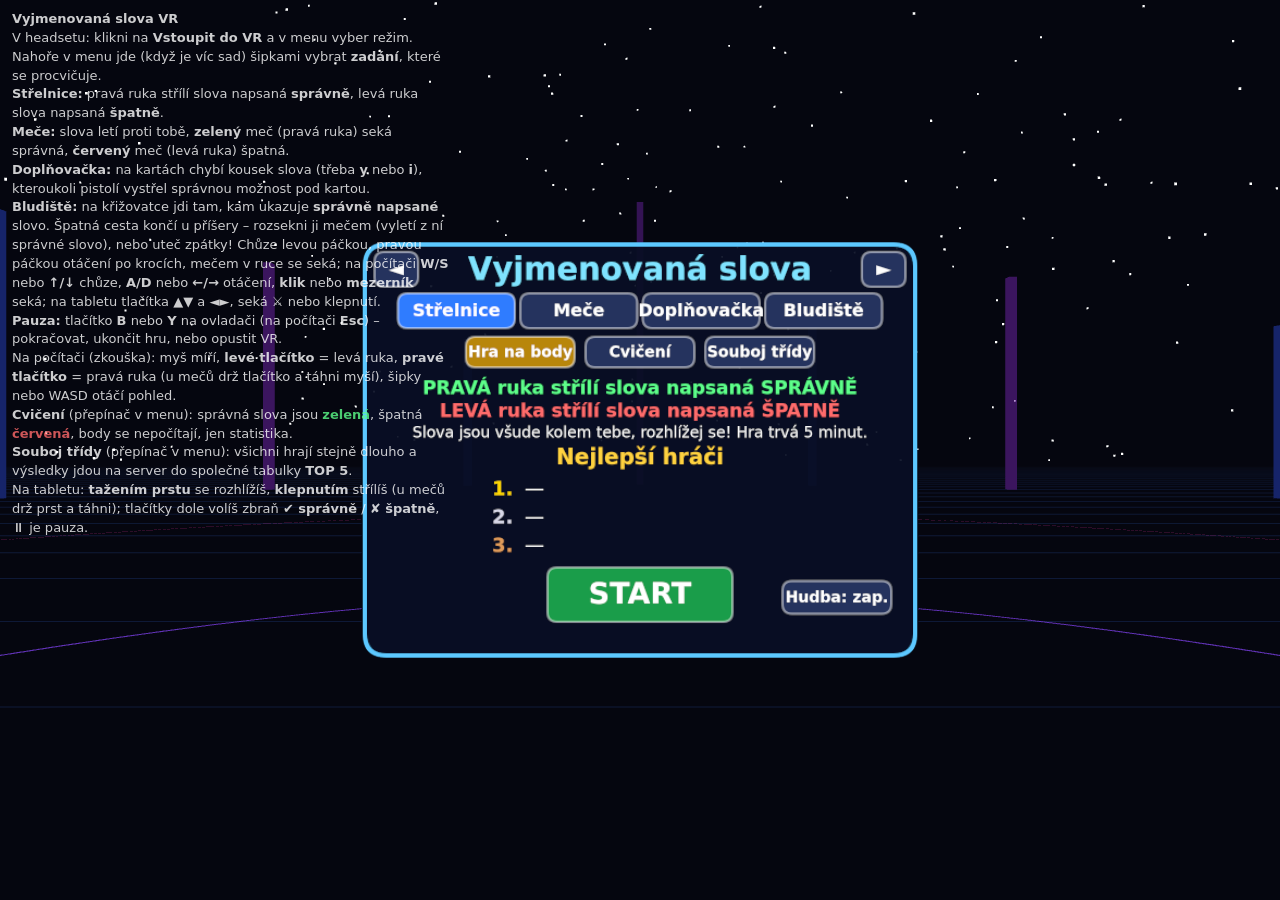
<file: web/index.html>
<!doctype html>
<html lang="cs">
<head>
<meta charset="utf-8">
<meta name="viewport" content="width=device-width,initial-scale=1">
<title>Vyjmenovaná slova VR</title>
<style>
  html,body{margin:0;height:100%;background:#05060f;overflow:hidden;font-family:system-ui,"Segoe UI",Arial,sans-serif;color:#fff}
  canvas{display:block;cursor:crosshair;touch-action:none;-webkit-user-select:none;user-select:none}
  #vr{position:fixed;left:50%;bottom:24px;transform:translateX(-50%);padding:14px 30px;font-size:20px;font-weight:700;border-radius:14px;border:2px solid #6cf;background:#0a1a33;color:#fff;cursor:pointer;z-index:2}
  #vr[hidden]{display:none}
  #help{position:fixed;left:12px;top:10px;font-size:13px;line-height:1.45;opacity:.8;max-width:min(440px,calc(100% - 24px));z-index:2;pointer-events:none}
  /* návod: na velké obrazovce otevřený v menu, na mobilu schovaný za tlačítkem „?“; během hry vždy schovaný */
  #help[hidden]{display:none}
  #help [data-jazyk]:not(.on){display:none}
  #help.panel{top:62px;max-height:calc(100% - 76px);background:rgba(5,6,15,.94);opacity:1;overflow:auto;pointer-events:auto;padding:10px 12px;border-radius:12px;border:1px solid #6cf;box-sizing:border-box;max-width:calc(100% - 24px)}
  #navod{position:fixed;right:12px;top:10px;width:44px;height:44px;border-radius:22px;border:2px solid #6cf;background:#0a1a33;color:#fff;font:700 22px system-ui,"Segoe UI",Arial,sans-serif;z-index:4;cursor:pointer;touch-action:manipulation}
  #navod[hidden]{display:none}
  #dotyk{position:fixed;left:0;right:0;bottom:96px;display:none;justify-content:center;gap:14px;z-index:3;pointer-events:none}
  #dotyk button{pointer-events:auto;font:700 20px system-ui,"Segoe UI",Arial,sans-serif;color:#fff;padding:14px 20px;border-radius:16px;border:3px solid transparent;background:#1a2340;opacity:.75;touch-action:manipulation}
  #dotyk button.on{opacity:1}
  #dotyk #d-ok.on{background:#15803d;border-color:#5dff8a}
  #dotyk #d-bad.on{background:#b91c1c;border-color:#ff8a8a}
  #dotyk #d-pauza{background:#25335e;border-color:#6cf;opacity:1}
  /* Bludiště na tabletu: vlevo chůze dopředu / dozadu, vpravo otáčení */
  #pad{position:fixed;left:0;right:0;bottom:24px;display:none;justify-content:space-between;padding:0 20px;z-index:3;pointer-events:none}
  #pad div{display:flex;gap:12px;pointer-events:none}
  #pad .pl{flex-direction:column}
  #pad button{pointer-events:auto;width:84px;height:84px;font:700 34px system-ui,"Segoe UI",Arial,sans-serif;color:#fff;border-radius:20px;border:3px solid #6cf;background:rgba(26,35,64,.8);touch-action:none;-webkit-user-select:none;user-select:none}
  #pad button.on{background:#2f7cff;border-color:#fff}
  #pad #pad-mec{background:rgba(120,20,60,.85);border-color:#ff7ac8}
</style>
<script type="importmap">{"imports":{"three":"./three.module.min.js"}}</script>
</head>
<body>
<button id="navod" title="Návod" hidden>?</button>
<div id="help" hidden>
  <b id="help-nazev">Vyjmenovaná slova VR</b><br>
  <div data-jazyk="cs">
  V headsetu: klikni na <b>Vstoupit do VR</b> a v menu vyber režim.<br>
  Nahoře v menu jde (když je víc sad) šipkami vybrat <b>zadání</b>, které se procvičuje.<br>
  <b>Střelnice:</b> pravá ruka střílí slova napsaná <b>správně</b>, levá ruka slova napsaná <b>špatně</b>.<br>
  <b>Meče:</b> slova letí proti tobě, <b>zelený</b> meč (pravá ruka) seká správná, <b>červený</b> meč (levá ruka) špatná.<br>
  <b>Doplňovačka:</b> na kartách chybí kousek slova (třeba <b>y</b> nebo <b>i</b>), kteroukoli pistolí vystřel správnou možnost pod kartou.<br>
  <b>Bludiště:</b> na křižovatce jdi tam, kam ukazuje <b>správně napsané</b> slovo. Špatná cesta končí u příšery – rozsekni ji mečem (vyletí z ní správné slovo), nebo uteč zpátky!
  Chůze levou páčkou, pravou páčkou otáčení po krocích, mečem v ruce se seká; na počítači <b>W/S</b> nebo <b>↑/↓</b> chůze, <b>A/D</b> nebo <b>←/→</b> otáčení, <b>klik</b> nebo <b>mezerník</b> seká; na tabletu tlačítka ▲▼ a ◄►, seká ⚔ nebo klepnutí.<br>
  <b>Pauza:</b> tlačítko <b>B</b> nebo <b>Y</b> na ovladači (na počítači <b>Esc</b>) – pokračovat, ukončit hru, nebo opustit VR.<br>
  Na počítači (zkouška): myš míří, <b>levé tlačítko</b> = levá ruka, <b>pravé tlačítko</b> = pravá ruka (u mečů drž tlačítko a táhni myší), šipky nebo WASD otáčí pohled.<br>
  <b>Cvičení</b> (přepínač v menu): správná slova jsou <b style="color:#5dff8a">zelená</b>, špatná <b style="color:#ff6b6b">červená</b>, body se nepočítají, jen statistika.<br>
  <b>Souboj třídy</b> (přepínač v menu): všichni hrají stejně dlouho a výsledky jdou na server do společné tabulky <b>TOP 5</b>.<br>
  Na tabletu: <b>tažením prstu</b> se rozhlížíš, <b>klepnutím</b> střílíš (u mečů drž prst a táhni); tlačítky dole volíš zbraň <b>✔ správně</b> / <b>✘ špatně</b>, ⏸ je pauza.
  </div>
  <div data-jazyk="sk" lang="sk">
  V headsete: klikni na <b>Vstúpiť do VR</b> a v menu vyber režim.<br>
  Hore v menu sa dá (keď je viac sád) šípkami vybrať <b>zadanie</b>, ktoré sa precvičuje.<br>
  <b>Strelnica:</b> pravá ruka strieľa slová napísané <b>správne</b>, ľavá ruka slová napísané <b>nesprávne</b>.<br>
  <b>Meče:</b> slová letia proti tebe, <b>zelený</b> meč (pravá ruka) seká správne, <b>červený</b> meč (ľavá ruka) nesprávne.<br>
  <b>Doplňovačka:</b> na kartách chýba kúsok slova (napríklad <b>y</b> alebo <b>i</b>), ktoroukoľvek pištoľou vystreľ správnu možnosť pod kartou.<br>
  <b>Bludisko:</b> na križovatke choď tam, kam ukazuje <b>správne napísané</b> slovo. Zlá cesta končí pri príšere – rozsekni ju mečom (vyletí z nej správne slovo), alebo uteč späť!
  Chôdza ľavou páčkou, pravou páčkou otáčanie po krokoch, mečom v ruke sa seká; na počítači <b>W/S</b> alebo <b>↑/↓</b> chôdza, <b>A/D</b> alebo <b>←/→</b> otáčanie, <b>klik</b> alebo <b>medzerník</b> seká; na tablete tlačidlá ▲▼ a ◄►, seká ⚔ alebo ťuknutie.<br>
  <b>Pauza:</b> tlačidlo <b>B</b> alebo <b>Y</b> na ovládači (na počítači <b>Esc</b>) – pokračovať, ukončiť hru, alebo opustiť VR.<br>
  Na počítači (skúška): myš mieri, <b>ľavé tlačidlo</b> = ľavá ruka, <b>pravé tlačidlo</b> = pravá ruka (pri mečoch drž tlačidlo a ťahaj myšou), šípky alebo WASD otáčajú pohľad.<br>
  <b>Cvičenie</b> (prepínač v menu): správne slová sú <b style="color:#5dff8a">zelené</b>, nesprávne <b style="color:#ff6b6b">červené</b>, body sa nepočítajú, len štatistika.<br>
  <b>Súboj triedy</b> (prepínač v menu): všetci hrajú rovnako dlho a výsledky idú na server do spoločnej tabuľky <b>TOP 5</b>.<br>
  Na tablete: <b>ťahaním prsta</b> sa rozhliadaš, <b>ťuknutím</b> strieľaš (pri mečoch drž prst a ťahaj); tlačidlami dole volíš zbraň <b>✔ správne</b> / <b>✘ nesprávne</b>, ⏸ je pauza.
  </div>
</div>
<div id="dotyk">
  <button id="d-bad" data-k="dBad">✘ špatně</button><button id="d-pauza">⏸</button><button id="d-ok" class="on" data-k="dOk">✔ správně</button>
</div>
<div id="pad">
  <div class="pl"><button data-k="f">▲</button><button data-k="b">▼</button></div>
  <div class="pr"><button data-k="l">◄</button><button id="pad-mec">⚔</button><button data-k="r">►</button></div>
</div>
<button id="vr" hidden>Vstoupit do VR</button>

<script type="module">
import * as THREE from 'three';
import { pripravSadu, ID_RE } from './sada.js';

/* ================= SADY ZADÁNÍ =================
   Hry samy nevědí, co se procvičuje: obsah (položky, texty v menu, portréty v bludišti) je v sadách v ./sady/
   (seznam v sady/index.json, formát v sady/README.md, sdílený parser ./sada.js používá i server souboje).
   Položka „před[odpověď|špatně…]po“ dá správný tvar, špatné tvary a možnosti pro Doplňovačku. */
const SADY = [];
await (async () => {
  let ids = [];
  try { ids = await (await fetch('sady/index.json', { cache: 'no-cache' })).json(); } catch (e) { console.error('sady/index.json', e); }
  const loaded = await Promise.all((Array.isArray(ids) ? ids : []).filter(id => ID_RE.test(id)).map(id =>
    fetch(`sady/${id}.json`, { cache: 'no-cache' }).then(r => r.json()).then(pripravSadu)
      .catch(e => { console.error(`sada ${id}:`, e); return null; })));
  for (const s of loaded) if (s){ if (s.chyby.length) console.warn(`sada ${s.id}:`, s.chyby); SADY.push(s); }
  // Přibalené písmo sady (čínské znaky): headset nemusí mít vlastní. Text se kreslí na canvas, a ten na písmo
  // nepočká, proto se musí načíst předem. unicode-range = písmo se použije jen pro znaky CJK, latinka zůstane systémová.
  await Promise.all(SADY.filter(s => s.pismo).map(async s => {
    try {
      const ff = new FontFace(`Pismo-${s.id}`, `url(${s.pismo})`, { unicodeRange: 'U+2E80-9FFF, U+F900-FAFF, U+FF00-FFEF' });
      document.fonts.add(await ff.load()); s.pismoRodina = `"Pismo-${s.id}", `;
    } catch (e) { console.error(`písmo sady ${s.id}:`, e); }
  }));
})();
if (!SADY.length){
  const h = document.getElementById('help'); h.hidden = false; h.textContent = 'Nepodařilo se načíst žádnou sadu zadání (sady/index.json).';
  throw new Error('žádná sada');
}
let sada = (() => { const want = new URLSearchParams(location.search).get('sada') || (() => { try { return localStorage.getItem('smartoped-vr-sada'); } catch { return null; } })();
  return SADY.find(s => s.id === want) || SADY[0]; })();
// písmo textů na canvasu (slova, karty, menu)
const FONT_ZAKLAD = 'system-ui, "Segoe UI", Roboto, Arial, sans-serif';
let FONT = FONT_ZAKLAD;   // + přibalené písmo vybrané sady (nastavuje applySadaUi)
/* ---- nápisy hry podle jazyka sady ("jazyk": "cs" | "sk"); neznámý jazyk = čeština ----
   Hodnota je text, nebo funkce (pro text s čísly). Chybějící klíč se vezme z češtiny. */
const UI = {
  cs: {
    nejlepsi: 'Nejlepší hráči', strelba: 'Střelnice', mece: 'Meče', karty: 'Doplňovačka', bludiste: 'Bludiště',
    hraNaBody: 'Hra na body', cviceni: 'Cvičení', souboj: 'Souboj třídy',
    kartyInfo: 'Karty se objevují kolem tebe a časem mizí. ', mzVr: 'Levá páčka chůze, pravá otáčí, mečem se máchá. ',
    mzDotyk: 'Tlačítka ▲▼ chůze, ◄► otáčení, ⚔ nebo klepnutí seká. ', mzPc: 'W/S chůze, A/D otáčení, klik nebo mezerník seká. ',
    meceInfo: 'Slova letí proti tobě, rozsekni je, než proletí. ', strelbaInfo: 'Slova jsou všude kolem tebe, rozhlížej se! ',
    cviceniInfo: 'Body se nepočítají, uvidíš jen, kolik máš správně a kolik špatně.',
    hudbaZap: 'Hudba: zap.', hudbaVyp: 'Hudba: vyp.', opustitVr: 'Opustit VR',
    prezdivka: 'Napiš svou přezdívku (uvidí ji celá třída):', rekord: 'Nový rekord!', napisJmeno: (sc) => `Skóre ${sc}  ·  Napiš své jméno:`,
    mezera: 'Mezera', smazat: 'Smazat', ulozit: 'Uložit', hrac: 'Hráč',
    konecHry: 'Konec hry!', tvojeSkore: (sc) => `Tvoje skóre: ${sc}`, statistika: 'Tvoje statistika',
    spravne: 'Správně', nespravne: 'Nesprávně', propasnuto: (n) => `propásnuto ${n}`, krizovatek: (n) => `křižovatek ${n}`,
    uspesnost: (n) => `úspěšnost ${n} %`, hratZnovu: 'Hrát znovu', cvicitZnovu: 'Cvičit znovu', konecCviceni: 'Konec cvičení!',
    soubojTrva: (t) => `Souboj trvá ${t}.`, hra5: 'Hra trvá 5 minut.', hraTrva: (t) => `Hra trvá ${t} s.`,
    nacitam: 'Načítám tabulku…', nikdo: 'Zatím nikdo nehrál. Buď první!', top5: 'TOP 5 třídy',
    hraje: (j) => `Hraje: ${j}`, zadatJmeno: 'Zadat jméno', serverNedostupny: 'Server souboje teď není dostupný.',
    pripojuji: 'Připojuji se k souboji…', posilam: 'Posílám výsledek…', nespojeno: 'Se serverem se nepodařilo spojit:',
    zkusitZnovu: 'Zkusit znovu', konecSouboje: 'Konec souboje!', misto: (n) => `${n}. místo`,
    spravneJe: (w) => `správně je: ${w}`, jeSpravne: (w) => `${w} je SPRÁVNĚ`,
    coSeNepovedlo: 'Co se nepovedlo', tvojeVolba: 'Tvoje volba', oznacenoSpatne: '✘ označeno jako chyba', chybyN: (n) => `Chyby (${n})`, zpet: 'Zpět',
    pauza: 'Pauza', zbyva: 'zbývá', pokracovat: 'Pokračovat', ukoncitHru: 'Ukončit hru', nezapise: 'Ukončená hra se do tabulky nezapíše.',
    vrIn: 'Vstoupit do VR', vrOut: 'Ukončit VR', vrErr: 'Nepodařilo se spustit VR', dOk: '✔ správně', dBad: '✘ špatně', navod: 'Návod',
    klavesy: ['AÁBCČDĎEÉĚ', 'FGHIÍJKLMN', 'ŇOÓPQRŘSŠT', 'ŤUÚŮVWXYÝZ', 'Ž'],
  },
  sk: {
    nejlepsi: 'Najlepší hráči', strelba: 'Strelnica', mece: 'Meče', karty: 'Doplňovačka', bludiste: 'Bludisko',
    hraNaBody: 'Hra na body', cviceni: 'Cvičenie', souboj: 'Súboj triedy',
    kartyInfo: 'Karty sa objavujú okolo teba a časom miznú. ', mzVr: 'Ľavá páčka chôdza, pravá otáča, mečom sa seká. ',
    mzDotyk: 'Tlačidlá ▲▼ chôdza, ◄► otáčanie, ⚔ alebo ťuknutie seká. ', mzPc: 'W/S chôdza, A/D otáčanie, klik alebo medzerník seká. ',
    meceInfo: 'Slová letia proti tebe, rozsekni ich, kým preletia. ', strelbaInfo: 'Slová sú všade okolo teba, rozhliadaj sa! ',
    cviceniInfo: 'Body sa nepočítajú, uvidíš len, koľko máš správne a koľko nesprávne.',
    hudbaZap: 'Hudba: zap.', hudbaVyp: 'Hudba: vyp.', opustitVr: 'Opustiť VR',
    prezdivka: 'Napíš svoju prezývku (uvidí ju celá trieda):', rekord: 'Nový rekord!', napisJmeno: (sc) => `Skóre ${sc}  ·  Napíš svoje meno:`,
    mezera: 'Medzera', smazat: 'Zmazať', ulozit: 'Uložiť', hrac: 'Hráč',
    konecHry: 'Koniec hry!', tvojeSkore: (sc) => `Tvoje skóre: ${sc}`, statistika: 'Tvoja štatistika',
    spravne: 'Správne', nespravne: 'Nesprávne', propasnuto: (n) => `zmeškané ${n}`, krizovatek: (n) => `križovatiek ${n}`,
    uspesnost: (n) => `úspešnosť ${n} %`, hratZnovu: 'Hrať znova', cvicitZnovu: 'Cvičiť znova', konecCviceni: 'Koniec cvičenia!',
    soubojTrva: (t) => `Súboj trvá ${t}.`, hra5: 'Hra trvá 5 minút.', hraTrva: (t) => `Hra trvá ${t} s.`,
    nacitam: 'Načítavam tabuľku…', nikdo: 'Zatiaľ nikto nehral. Buď prvý!', top5: 'TOP 5 triedy',
    hraje: (j) => `Hrá: ${j}`, zadatJmeno: 'Zadať meno', serverNedostupny: 'Server súboja teraz nie je dostupný.',
    pripojuji: 'Pripájam sa k súboju…', posilam: 'Posielam výsledok…', nespojeno: 'So serverom sa nepodarilo spojiť:',
    zkusitZnovu: 'Skúsiť znova', konecSouboje: 'Koniec súboja!', misto: (n) => `${n}. miesto`,
    spravneJe: (w) => `správne je: ${w}`, jeSpravne: (w) => `${w} je SPRÁVNE`,
    coSeNepovedlo: 'Čo sa nepodarilo', tvojeVolba: 'Tvoja voľba', oznacenoSpatne: '✘ označené ako chyba', chybyN: (n) => `Chyby (${n})`, zpet: 'Späť',
    pauza: 'Pauza', zbyva: 'zostáva', pokracovat: 'Pokračovať', ukoncitHru: 'Ukončiť hru', nezapise: 'Ukončená hra sa do tabuľky nezapíše.',
    vrIn: 'Vstúpiť do VR', vrOut: 'Ukončiť VR', vrErr: 'Nepodarilo sa spustiť VR', dOk: '✔ správne', dBad: '✘ nesprávne', navod: 'Návod',
    klavesy: ['AÁÄBCČDĎEÉ', 'FGHIÍJKLĹĽ', 'MNŇOÓÔPQRŔ', 'SŠTŤUÚVWXY', 'ÝZŽ'],
  },
};
const L = (k, ...a) => { const v = (UI[sada.jazyk] || UI.cs)[k] ?? UI.cs[k]; return typeof v === 'function' ? v(...a) : v; };
// text pro menu: sada ho může přepsat (pole řádků), jinak obecný podle jazyka
const TEXTY_SK = {
  strelba: ['PRAVÁ ruka strieľa SPRÁVNE odpovede', 'ĽAVÁ ruka strieľa NESPRÁVNE odpovede'],
  mece: ['ZELENÝ meč (pravá ruka) seká SPRÁVNE odpovede', 'ČERVENÝ meč (ľavá ruka) seká NESPRÁVNE odpovede'],
  karty: ['Na kartách chýba kúsok. Čo tam patrí?', 'Vystreľ správnu možnosť pod kartou, hoci ktoroukoľvek rukou.'],
  bludiste: ['Na križovatke choď tam, kam ukazuje SPRÁVNA odpoveď.', 'Zlá cesta končí pri príšere – rozsekni ju mečom, alebo uteč!'],
  cviceni: ['Správne odpovede sú ZELENÉ,', 'nesprávne odpovede sú ČERVENÉ.'],
  cviceniKarty: ['Správna možnosť svieti NAZELENO, nesprávna NAČERVENO.'],
  cviceniBludiste: ['Šípka so správnou odpoveďou je ZELENÁ,', 'šípka s nesprávnou odpoveďou je ČERVENÁ.'],
};
const TEXTY = {
  strelba: ['PRAVÁ ruka střílí SPRÁVNÉ odpovědi', 'LEVÁ ruka střílí ŠPATNÉ odpovědi'],
  mece: ['ZELENÝ meč (pravá ruka) seká SPRÁVNÉ odpovědi', 'ČERVENÝ meč (levá ruka) seká ŠPATNÉ odpovědi'],
  karty: ['Na kartách chybí kousek. Co tam patří?', 'Vystřel správnou možnost pod kartou, klidně kteroukoli rukou.'],
  bludiste: ['Na křižovatce jdi tam, kam ukazuje SPRÁVNÁ odpověď.', 'Špatná cesta končí u příšery – rozsekni ji mečem, nebo uteč!'],
  cviceni: ['Správné odpovědi jsou ZELENÉ,', 'špatné odpovědi jsou ČERVENÉ.'],
  cviceniKarty: ['Správná možnost svítí ZELENĚ, špatná ČERVENĚ.'],
  cviceniBludiste: ['Šipka se správnou odpovědí je ZELENÁ,', 'šipka se špatnou odpovědí je ČERVENÁ.'],
};
const T = (k) => { const v = sada.texty[k]; return Array.isArray(v) ? v : typeof v === 'string' ? [v] : (sada.jazyk === 'sk' ? TEXTY_SK : TEXTY)[k]; };
function shuffle(a){ for (let i = a.length - 1; i > 0; i--){ const j = Math.random()*(i+1)|0; [a[i], a[j]] = [a[j], a[i]]; } return a; }
// jedno vylosování položky: správný tvar, jeden špatný tvar (Střelnice, Meče, Bludiště) a možnosti pro Doplňovačku
function drawItem(it){
  const wrongOpt = it.wrongOptions[Math.random()*it.wrongOptions.length | 0];
  let options = shuffle([it.answer, ...shuffle([...it.wrongOptions]).slice(0, sada.pocetMoznosti - 1)]);
  const order = sada.poradiMoznosti;   // např. vždy y vlevo, i vpravo
  if (order){ const r = (o) => { const i = order.indexOf(o); return i < 0 ? 99 : i; }; options.sort((a, b) => r(a) - r(b)); }
  return { item: it, correct: it.correct, wrong: it.pre + wrongOpt + it.post, pre: it.pre, post: it.post, answer: it.answer, options };
}
function setSada(id){
  const s = SADY.find(x => x.id === id); if (!s) return;
  sada = s; bag = []; try { localStorage.setItem('smartoped-vr-sada', s.id); } catch {}
  applySadaUi(); loadPortraits();
  if (duel) refreshDuelTop(true);
  redrawPanel();
}
function applySadaUi(){
  FONT = (sada.pismoRodina || '') + FONT_ZAKLAD;
  document.title = `${sada.nazev} VR`; document.documentElement.lang = sada.jazyk; document.getElementById('help-nazev').textContent = `${sada.nazev} VR`;
  const jaz = UI[sada.jazyk] ? sada.jazyk : 'cs';
  for (const el of document.querySelectorAll('#help [data-jazyk]')) el.classList.toggle('on', el.dataset.jazyk === jaz);
  for (const el of document.querySelectorAll('[data-k]')) if (UI.cs[el.dataset.k]) el.textContent = L(el.dataset.k);   // tlačítka na stránce
  document.getElementById('navod').title = L('navod');
}
applySadaUi();

/* ================= NASTAVENÍ ================= */
const GAME_TIME = Number(new URLSearchParams(location.search).get('cas')) || 300; // 5 minut (?cas=20 pro rychlý test)
const MAX_WORDS = 42;
const FADE_IN = 1.2, FADE_OUT = 1.0;
const SCORE_GOOD = 1, SCORE_BAD = -1;   // skóre může jít i do záporu
const LS_KEYS = { strelba: 'smartoped-vr-top3', mece: 'smartoped-vr-mece-top3', karty: 'smartoped-vr-karty-top3', bludiste: 'smartoped-vr-bludiste-top3' }; // každý režim má svou tabulku
const lsTopKey = () => sada.id === 'vyjmenovana' ? LS_KEYS[mode] : `vrskola-${sada.id}-${mode}-top3`;   // vyjmenovaná si nechají staré rekordy
const MODES = ['strelba', 'mece', 'karty', 'bludiste'];
let mode = (() => { const q = new URLSearchParams(location.search).get('rezim'); if (MODES.includes(q)) return q;
  try { const v = localStorage.getItem('smartoped-vr-rezim'); return MODES.includes(v) ? v : 'strelba'; } catch { return 'strelba'; } })();
// Cvičení: správná slova zeleně, špatná červeně (u doplňovačky zelené správné písmeno); žádné body ani tabulka, jen statistika.
let practice = (() => { const q = new URLSearchParams(location.search).get('cviceni'); if (q !== null) return q !== '0';
  try { return localStorage.getItem('smartoped-vr-cviceni') === '1'; } catch { return false; } })();
const PRACTICE_COLOR = { good: '#5dff8a', bad: '#ff6b6b', goodBg: 'rgba(6,46,22,0.88)', badBg: 'rgba(56,8,14,0.88)' };
function setPractice(v){ practice = v; if (v) duel = false; try { localStorage.setItem('smartoped-vr-cviceni', v ? '1' : '0'); localStorage.setItem('smartoped-vr-souboj', duel ? '1' : '0'); } catch {} redrawPanel(); }
let gameTime = GAME_TIME;   // délka právě hrané hry (souboj má délku danou serverem)

/* ================= SOUBOJ TŘÍDY =================
   Online TOP 5 pro každý režim, společná pro všechny děti. Server (../server/server.mjs) běží na stejné doméně pod /api.
   Hra neposílá skóre, ale seznam odpovědí [čas ve hře v ms, slovo, akce]; body spočítá server sám
   (Střelnice/Meče: zobrazené slovo + 'R'/'L', Doplňovačka: správný tvar + vystřelené písmeno). */
const API = 'api/';
let duel = (() => { if (practice) return false; const q = new URLSearchParams(location.search).get('souboj'); if (q !== null) return q !== '0';
  try { return localStorage.getItem('smartoped-vr-souboj') === '1'; } catch { return false; } })();
let duelName = (() => { try { return localStorage.getItem('smartoped-vr-jmeno') || ''; } catch { return ''; } })();
let duelCas = 300, duelTicket = null, duelAnswers = [], duelResult = null, duelError = '', duelRetry = null, duelMsg = '';
const duelTop = {};   // "sada:režim" → { list, err, t, loading }
const duelKey = () => `${sada.id}:${mode}`;
function setDuel(){ duel = true; practice = false; try { localStorage.setItem('smartoped-vr-cviceni', '0'); localStorage.setItem('smartoped-vr-souboj', '1'); } catch {} refreshDuelTop(true); redrawPanel(); }
function setScoring(){ duel = false; setPractice(false); }
async function api(path, body){
  const r = await fetch(API + path, body ? { method: 'POST', headers: { 'Content-Type': 'application/json' }, body: JSON.stringify(body) } : { cache: 'no-store' });
  const j = await r.json().catch(() => ({}));
  if (!r.ok) throw new Error(j.chyba || `server odpověděl ${r.status}`);
  return j;
}
function refreshDuelTop(force = false){   // sama se brzdí: nejvýš jednou za 10 s pro režim
  const m = mode, k = duelKey(), e = duelTop[k] || (duelTop[k] = { list: null, err: '', t: -Infinity, loading: false });
  if (e.loading || (!force && performance.now() - e.t < 10000)) return;
  e.loading = true; e.t = performance.now();
  api(`top?rezim=${m}&sada=${sada.id}`).then(j => { e.list = j.top; e.err = ''; duelCas = j.cas || duelCas; })
    .catch(() => { e.err = L('serverNedostupny'); })
    .finally(() => { e.loading = false; if (state === 'menu' && duel && k === duelKey()) redrawPanel(); });
}
function logDuel(text, act){ if (duel && duelTicket && state === 'playing') duelAnswers.push([Math.round((gameTime - timeLeft)*1000), text, act]); }
function startDuel(){
  if (!duelName){ askName(startDuel); return; }
  audio();
  state = 'connecting'; duelMsg = L('pripojuji'); showPanel(drawDuelMsg);
  api('souboj/start', { rezim: mode, sada: sada.id }).then(j => {
    if (state !== 'connecting') return;
    duelTicket = j.listek; duelCas = j.cas; duelAnswers = []; duelResult = null;
    startGame();
  }).catch(e => duelFail(e.message, startDuel));
}
let duelPending = null;   // už odeslaný výsledek souboje (posílá se hned po konci hry, ať lístek nevyprší nad tabulí chyb)
function sendDuel(){
  duelPending = api('souboj/konec', { rezim: mode, sada: sada.id, listek: duelTicket, jmeno: duelName, odpovedi: duelAnswers });
  duelPending.catch(() => {});   // chybu zpracuje až submitDuel
}
function submitDuel(){
  state = 'sending'; duelMsg = L('posilam'); showPanel(drawDuelMsg);
  if (!duelPending) sendDuel();
  const p = duelPending; duelPending = null;
  p.then(j => {
    duelTicket = null; duelResult = j; (duelTop[duelKey()] || (duelTop[duelKey()] = {})).list = j.top;
    state = 'results'; showPanel(drawDuelResults);
  }).catch(e => duelFail(e.message, submitDuel));
}
function duelFail(msg, retry){ state = 'duelerr'; duelError = msg; duelRetry = retry; showPanel(drawDuelError); }
function toMenu(){ state = 'menu'; duelTicket = null; duelPending = null; showPanel(drawMenu); }
let nameThen = null;   // co udělat po zadání jména (souboj); null = zápis do místní tabulky rekordů
function askName(then){ nameThen = then; state = 'name'; nameBuf = duelName; showPanel(drawNameEntry); }

/* ================= RENDERER / SCÉNA ================= */
const renderer = new THREE.WebGLRenderer({ antialias: true });
renderer.setPixelRatio(Math.min(devicePixelRatio, 2));
renderer.setSize(innerWidth, innerHeight);
renderer.outputColorSpace = THREE.SRGBColorSpace;
renderer.xr.enabled = true;
renderer.xr.setReferenceSpaceType('local-floor');
document.body.appendChild(renderer.domElement);

const scene = new THREE.Scene();
scene.background = new THREE.Color(0x05060f);
scene.fog = new THREE.FogExp2(0x05060f, 0.025);

const camera = new THREE.PerspectiveCamera(70, innerWidth/innerHeight, 0.05, 200);
camera.position.set(0, 1.6, 0);
// "dolly": hráč i ovladače jsou v ní; v Bludišti se hýbe s ní (chůze, otáčení po krocích), jinak stojí v počátku
const dolly = new THREE.Group(); scene.add(dolly);
dolly.add(camera);

addEventListener('resize', () => {
  camera.aspect = innerWidth/innerHeight; camera.updateProjectionMatrix();
  renderer.setSize(innerWidth, innerHeight);
});

scene.add(new THREE.HemisphereLight(0x8899ff, 0x220022, 1.2));
const dl = new THREE.DirectionalLight(0xffffff, 1.2); dl.position.set(2, 5, 3); scene.add(dl);

// Prostředí: neonová podlaha, kruhy, hvězdy (v Bludišti se podlaha, kruhy a sloupy schovají, hvězdy jdou s hráčem)
const decor = new THREE.Group(); scene.add(decor);
let stars = null;
(function buildWorld(){
  const grid = new THREE.GridHelper(120, 60, 0x2a6cff, 0x162a5a);
  grid.material.transparent = true; grid.material.opacity = 0.55;
  decor.add(grid);
  for (const [r, col] of [[1.2,0x33ddff],[7,0x8844ff],[16,0xff33aa]]) {
    const ring = new THREE.Mesh(new THREE.RingGeometry(r, r+0.04, 128),
      new THREE.MeshBasicMaterial({ color: col, transparent: true, opacity: 0.7, side: THREE.DoubleSide }));
    ring.rotation.x = -Math.PI/2; ring.position.y = 0.01; decor.add(ring);
  }
  const n = 1500, pos = new Float32Array(n*3);
  for (let i=0;i<n;i++){
    const th = Math.random()*Math.PI*2, ph = Math.acos(Math.random()*0.95), R = 80+Math.random()*30;
    pos[i*3] = R*Math.sin(ph)*Math.cos(th); pos[i*3+1] = R*Math.cos(ph); pos[i*3+2] = R*Math.sin(ph)*Math.sin(th);
  }
  const g = new THREE.BufferGeometry(); g.setAttribute('position', new THREE.BufferAttribute(pos,3));
  stars = new THREE.Points(g, new THREE.PointsMaterial({ color: 0xffffff, size: 0.35, fog: false })); scene.add(stars);
  // vzdálené neonové sloupy kolem dokola
  for (let i=0;i<24;i++){
    const a = i/24*Math.PI*2, h = 4+Math.random()*10;
    const m = new THREE.Mesh(new THREE.BoxGeometry(0.3,h,0.3),
      new THREE.MeshBasicMaterial({ color: i%2 ? 0x3355ff : 0xaa33ff, transparent:true, opacity:0.5 }));
    m.position.set(Math.cos(a)*30, h/2, Math.sin(a)*30); decor.add(m);
  }
})();

/* ================= POMOCNÉ: TEXT NA CANVAS ================= */
function roundRect(g, x, y, w, h, r){
  g.beginPath(); g.moveTo(x+r,y); g.lineTo(x+w-r,y); g.quadraticCurveTo(x+w,y,x+w,y+r);
  g.lineTo(x+w,y+h-r); g.quadraticCurveTo(x+w,y+h,x+w-r,y+h); g.lineTo(x+r,y+h);
  g.quadraticCurveTo(x,y+h,x,y+h-r); g.lineTo(x,y+r); g.quadraticCurveTo(x,y,x+r,y); g.closePath();
}

// Dlouhý text ze sady (přísloví a jeho význam) se zalomí do řádků. "\n" v položce = vždy nový řádek,
// jinak se láme jen text delší než WRAP_AT písma (krátká slova a spojení zůstávají na jednom řádku jako dřív).
const WRAP_AT = 24, WRAP_W = 17, LINE_K = 0.62;   // v násobcích velikosti písma; LINE_K = výška řádku víceřádkového textu vůči jednořádkovému
function wrapLines(g, text, px, force = false){
  text = String(text);
  if (!force && !text.includes('\n') && g.measureText(text).width <= px*WRAP_AT) return [text];
  const out = [];
  for (const para of text.split('\n')){
    let line = '';
    for (const word of para.split(' ')){
      const t = line ? line + ' ' + word : word;
      if (line && g.measureText(t).width > px*WRAP_W){ out.push(line); line = word; } else line = t;
    }
    out.push(line);
  }
  return out;
}
const oneLine = (s) => String(s).replace(/\s*\n\s*/g, ' ');   // text na místa, kde se nezalamuje
function makeLabel(text, { h=0.7, color='#ffffff', bg='rgba(8,16,40,0.82)', border='#7fd4ff', px=96 } = {}){
  const c = document.createElement('canvas'), g = c.getContext('2d');
  const f = `bold ${px}px ${FONT}`; g.font = f;
  const lines = wrapLines(g, text, px), lh = px*1.15;
  const tw = Math.ceil(Math.max(...lines.map(l => g.measureText(l).width))), pad = px*0.45;
  c.width = tw + pad*2; c.height = Math.round(px*1.45 + lh*(lines.length - 1));
  g.font = f;
  if (bg){ roundRect(g, 4, 4, c.width-8, c.height-8, px*0.35); g.fillStyle = bg; g.fill();
    if (border){ g.lineWidth = 6; g.strokeStyle = border; g.stroke(); } }
  g.fillStyle = color; g.textAlign = 'center'; g.textBaseline = 'middle';
  lines.forEach((l, i) => g.fillText(l, c.width/2, c.height/2 + px*0.04 + (i - (lines.length - 1)/2)*lh));
  const tex = new THREE.CanvasTexture(c); tex.colorSpace = THREE.SRGBColorSpace; tex.anisotropy = 4;
  const mat = new THREE.MeshBasicMaterial({ map: tex, transparent: true, opacity: 0, depthWrite: false, fog: false });
  if (lines.length > 1) h *= LINE_K * c.height / (px*1.45);   // víc řádků: menší písmo, ať text není obří
  const w = h * c.width / c.height;
  const mesh = new THREE.Mesh(new THREE.PlaneGeometry(w, h), mat);
  mesh.userData.w = w; mesh.userData.h = h;
  return mesh;
}
function disposeMesh(m){ for (const c of [...m.children]) if (c.isMesh) disposeMesh(c); m.geometry.dispose(); if (m.material.map) m.material.map.dispose(); m.material.dispose(); }

/* ================= ČASOMÍRA V OBRYSU SLOVA =================
   Pásek kolem slova, který ubývá po směru hodinových ručiček od horního středu.
   Barva jde ze zelené přes žlutou do červené. */
const RING_SEG = 160;
function makeTimerRing(w, h){
  const pad = 0.06, t = 0.07, a = w/2 + pad, b = h/2 + pad, r = Math.min(0.22, b*0.6);
  // hustá lomená čára obvodu: horní střed → doprava → dolů → doleva → nahoru → zpět
  const pts = [];
  const arc = (cx, cy, a0, a1) => { for (let i=0;i<=12;i++){ const q = a0 + (a1-a0)*i/12; pts.push([cx + r*Math.cos(q), cy + r*Math.sin(q)]); } };
  pts.push([0, b]);
  arc(a-r, b-r, Math.PI/2, 0);
  arc(a-r, -b+r, 0, -Math.PI/2);
  arc(-a+r, -b+r, -Math.PI/2, -Math.PI);
  arc(-a+r, b-r, Math.PI, Math.PI/2);
  pts.push([0, b]);
  // převzorkovat na stejně dlouhé úseky, ať pásek ubývá rovnoměrně
  const cum = [0]; for (let i=1;i<pts.length;i++) cum.push(cum[i-1] + Math.hypot(pts[i][0]-pts[i-1][0], pts[i][1]-pts[i-1][1]));
  const L = cum[cum.length-1], eq = []; let j = 0;
  for (let k=0;k<=RING_SEG;k++){
    const d = L*k/RING_SEG; while (j < pts.length-2 && cum[j+1] < d) j++;
    const f = (d - cum[j]) / ((cum[j+1] - cum[j]) || 1);
    eq.push([pts[j][0] + (pts[j+1][0]-pts[j][0])*f, pts[j][1] + (pts[j+1][1]-pts[j][1])*f]);
  }
  const pos = new Float32Array(RING_SEG*6*3); let o = 0;
  const off = (k) => { // body vně a uvnitř obvodu podle normály
    const p = eq[k], pa = eq[Math.max(0,k-1)], pb = eq[Math.min(RING_SEG,k+1)];
    let tx = pb[0]-pa[0], ty = pb[1]-pa[1]; const l = Math.hypot(tx,ty) || 1; tx/=l; ty/=l;
    const nx = ty, ny = -tx; // normála (pásek je symetrický, na znaménku nezáleží)
    return [[p[0]+nx*t/2, p[1]+ny*t/2], [p[0]-nx*t/2, p[1]-ny*t/2]];
  };
  for (let k=0;k<RING_SEG;k++){
    const [o0,i0] = off(k), [o1,i1] = off(k+1);
    for (const v of [o0,i0,o1, i0,i1,o1]){ pos[o++] = v[0]; pos[o++] = v[1]; pos[o++] = 0.005; }
  }
  const g = new THREE.BufferGeometry(); g.setAttribute('position', new THREE.BufferAttribute(pos, 3));
  const mesh = new THREE.Mesh(g, new THREE.MeshBasicMaterial({ color: 0x3dff7a, transparent: true, opacity: 0, depthWrite: false, side: THREE.DoubleSide, fog: false }));
  mesh.raycast = () => {}; // na pásek se nestřílí
  return mesh;
}
const _rc = new THREE.Color();
function updateTimerRing(ring, frac, opacity){
  frac = Math.max(0, Math.min(1, frac));
  const keep = Math.ceil(RING_SEG*frac);
  ring.geometry.setDrawRange((RING_SEG - keep)*6, keep*6);
  // v cvičení je pásek modrobílý, ať se zelená/červená nepletou s barvou slova
  if (practice) ring.material.color.setHSL(0.55, 0.9, 0.45 + 0.35*frac); else ring.material.color.copy(_rc.setHSL(0.33*frac, 1, 0.55));
  ring.material.opacity = opacity;
}

/* ================= ZVUKY (WebAudio, bez souborů) ================= */
let ac = null;
function audio(){
  if (!ac) ac = new (window.AudioContext || window.webkitAudioContext)();
  if (ac.state === 'suspended') ac.resume();
  return ac;
}
function tone(freq, dur, { type='sine', vol=0.2, when=0, slide=null, pan=0 } = {}){
  const a = audio(), t = a.currentTime + when;
  const o = a.createOscillator(), g = a.createGain(), p = a.createStereoPanner ? a.createStereoPanner() : null;
  o.type = type; o.frequency.setValueAtTime(freq, t);
  if (slide) o.frequency.exponentialRampToValueAtTime(slide, t+dur);
  g.gain.setValueAtTime(0.0001, t); g.gain.exponentialRampToValueAtTime(vol, t+0.01);
  g.gain.exponentialRampToValueAtTime(0.0001, t+dur);
  o.connect(g);
  if (p){ p.pan.value = pan; g.connect(p); p.connect(a.destination); } else g.connect(a.destination);
  o.start(t); o.stop(t+dur+0.05);
}
function noise(dur, vol=0.15, when=0){
  const a = audio(), t = a.currentTime + when, len = Math.floor(a.sampleRate*dur);
  const b = a.createBuffer(1, len, a.sampleRate), d = b.getChannelData(0);
  for (let i=0;i<len;i++) d[i] = (Math.random()*2-1) * (1-i/len);
  const s = a.createBufferSource(), g = a.createGain(), f = a.createBiquadFilter();
  f.type = 'lowpass'; f.frequency.value = 1200;
  s.buffer = b; g.gain.value = vol; s.connect(f); f.connect(g); g.connect(a.destination); s.start(t);
}
const sfx = {
  shot(hand){ const pan = hand==='left'?-0.6:0.6; tone(1100, 0.09, { type:'square', vol:0.06, slide:220, pan }); noise(0.05, 0.05); },
  good(){ [784, 988, 1175, 1568].forEach((f,i)=>tone(f, 0.25, { type:'triangle', vol:0.16, when:i*0.055 })); tone(2093, 0.4, { vol:0.06, when:0.2 }); },
  bad(){ tone(196, 0.4, { type:'sawtooth', vol:0.14, slide:98 }); tone(207, 0.4, { type:'square', vol:0.06, slide:100 }); noise(0.2, 0.08); },
  // hysterický řev: pila s vibratem a skoky výšky, přes "AAA" formanty a lehké zkreslení
  scream(){
    const a = audio(), t = a.currentTime, dur = 1.3 + Math.random()*0.5, base = 480 + Math.random()*260;
    const out = a.createGain(); out.gain.setValueAtTime(0.0001, t);
    out.gain.exponentialRampToValueAtTime(0.32, t+0.05); out.gain.setValueAtTime(0.32, t+dur*0.75);
    out.gain.exponentialRampToValueAtTime(0.0001, t+dur); out.connect(a.destination);
    const shaper = a.createWaveShaper(), curve = new Float32Array(1024);
    for (let i=0;i<1024;i++){ const x = i/512 - 1; curve[i] = Math.tanh(x*3); } shaper.curve = curve;
    const mix = a.createGain(); mix.gain.value = 0.6; mix.connect(shaper);
    for (const [fq, q, v] of [[850, 6, 1], [1250, 7, 0.7], [2700, 8, 0.5]]){
      const bp = a.createBiquadFilter(); bp.type = 'bandpass'; bp.frequency.value = fq; bp.Q.value = q;
      const gv = a.createGain(); gv.gain.value = v; shaper.connect(bp); bp.connect(gv); gv.connect(out);
    }
    const lfo = a.createOscillator(), lfoG = a.createGain(); lfo.frequency.value = 9 + Math.random()*6; lfoG.gain.value = base*0.09;
    lfo.connect(lfoG);
    for (const [type, det] of [['sawtooth', 1], ['square', 1.012]]){
      const o = a.createOscillator(); o.type = type; lfoG.connect(o.frequency);
      o.frequency.setValueAtTime(base*0.6*det, t); o.frequency.exponentialRampToValueAtTime(base*1.7*det, t+0.12);
      for (let x = 0.2; x < dur; x += 0.07 + Math.random()*0.1) o.frequency.linearRampToValueAtTime(base*(1.3 + Math.random()*0.9)*det, t+x);
      o.connect(mix); o.start(t); o.stop(t+dur+0.05);
    }
    lfo.start(t); lfo.stop(t+dur+0.05);
    noise(dur*0.8, 0.05);
  },
  slash(hand){ const pan = hand==='left'?-0.6:0.6; tone(520, 0.12, { type:'sawtooth', vol:0.07, slide:140, pan }); noise(0.12, 0.12); },
  click(){ tone(660, 0.07, { type:'triangle', vol:0.12 }); },
  // krok po kamenné podlaze: krátké dunění + šoupnutí, střídavě vlevo a vpravo
  step(side = 1, vol = 1){
    const a = audio(), t = a.currentTime, len = Math.floor(a.sampleRate*0.09);
    const b = a.createBuffer(1, len, a.sampleRate), d = b.getChannelData(0);
    for (let i = 0; i < len; i++) d[i] = (Math.random()*2 - 1)*Math.pow(1 - i/len, 3);
    const s = a.createBufferSource(), f = a.createBiquadFilter(), g = a.createGain(), p = a.createStereoPanner ? a.createStereoPanner() : null;
    f.type = 'lowpass'; f.frequency.value = 500 + Math.random()*250; g.gain.value = 0.32*vol;
    s.buffer = b; s.connect(f); f.connect(g);
    if (p){ p.pan.value = side*0.25; g.connect(p); p.connect(a.destination); } else g.connect(a.destination);
    s.start(t);
    tone(85 + Math.random()*15, 0.08, { vol: 0.18*vol, slide: 45, pan: side*0.25 });
  },
  start(){ [523, 659, 784, 1047].forEach((f,i)=>tone(f, 0.2, { type:'triangle', vol:0.15, when:i*0.1 })); },
  tick(){ tone(1000, 0.05, { type:'square', vol:0.05 }); },
  end(){ [784, 659, 523, 659, 784, 1047].forEach((f,i)=>tone(f, 0.3, { type:'triangle', vol:0.15, when:i*0.14 })); },
};

/* ================= HUDBA NA POZADÍ =================
   Vlastní akční smyčka skládaná přímo ve WebAudio (žádné soubory, žádná licence):
   a moll – F – C – G, bicí, basa a arpeggio. Posledních 30 s zrychlí a přidá vrstvy. */
const music = (() => {
  const prog = [[57,60,64],[53,57,60],[48,52,55],[55,59,62]];   // Am F C G (MIDI)
  const BASS = [1,0,1,1, 0,1,1,0, 1,0,1,1, 0,1,1,1];
  const f = n => 440*Math.pow(2, (n-69)/12);
  let out = null, timer = null, step = 0, next = 0, bpm = 138, intense = false, on = false;
  let enabled = true; try { enabled = localStorage.getItem('smartoped-vr-hudba') !== '0'; } catch {}
  function env(t, vol, dur){ const g = ac.createGain(); g.gain.setValueAtTime(vol, t); g.gain.exponentialRampToValueAtTime(0.0001, t+dur); g.connect(out); return g; }
  function osc(type, freq, t, dur, vol, to){ const o = ac.createOscillator(); o.type = type; o.frequency.setValueAtTime(freq, t);
    if (to) o.frequency.exponentialRampToValueAtTime(to, t+dur); o.connect(env(t, vol, dur)); o.start(t); o.stop(t+dur+0.02); return o; }
  let noiseBuf = null;
  function nz(t, dur, vol, hp){ if (!noiseBuf){ noiseBuf = ac.createBuffer(1, ac.sampleRate, ac.sampleRate); const d = noiseBuf.getChannelData(0); for (let i=0;i<d.length;i++) d[i] = Math.random()*2-1; }
    const s = ac.createBufferSource(), fl = ac.createBiquadFilter(); fl.type = 'highpass'; fl.frequency.value = hp;
    s.buffer = noiseBuf; s.connect(fl); fl.connect(env(t, vol, dur)); s.start(t, Math.random()*0.5); s.stop(t+dur+0.02); }
  function bass(t, n, dur){ const o = ac.createOscillator(), fl = ac.createBiquadFilter(); o.type = 'sawtooth'; o.frequency.value = f(n);
    fl.type = 'lowpass'; fl.frequency.setValueAtTime(intense ? 1400 : 900, t); fl.frequency.exponentialRampToValueAtTime(200, t+dur); fl.Q.value = 6;
    o.connect(fl); fl.connect(env(t, 0.32, dur)); o.start(t); o.stop(t+dur+0.02); }
  function play(s, t){
    const i = s % 16, bar = Math.floor(s/16), ch = prog[bar % 4], sx = 60/bpm/4;
    if (i % 4 === 0) osc('sine', 150, t, 0.18, 0.9, 40);                     // kopák
    if (intense && (i === 10 || i === 14)) osc('sine', 150, t, 0.15, 0.6, 40);
    if (i === 4 || i === 12){ nz(t, 0.14, 0.35, 1500); osc('triangle', 220, t, 0.08, 0.25, 120); } // virbl
    if (i % 2 === 1 || intense) nz(t, 0.035, i % 4 === 2 ? 0.16 : 0.09, 7000); // hi-hat
    if (BASS[i]) bass(t, ch[0] - 24 + (i % 8 === 6 ? 12 : 0), sx*0.9);
    if (bar % 8 >= 4 || intense){                                            // arpeggio
      const n = ch[[0,1,2,1][i % 4]] + 12 + (i >= 8 ? 12 : 0);
      osc('square', f(n), t, sx*0.8, 0.045);
    }
    if (i === 0 && bar % 2 === 0) osc('sawtooth', f(ch[0]), t, sx*15, 0.03); // podkladový tón
  }
  function tick(){
    if (!on || !ac) return;
    while (next < ac.currentTime + 0.15){ play(step, next); next += 60/bpm/4; step++; }
  }
  return {
    get enabled(){ return enabled; },
    toggle(){ enabled = !enabled; try { localStorage.setItem('smartoped-vr-hudba', enabled ? '1' : '0'); } catch {} },
    start(){
      if (!enabled) return; audio(); this.stop(true);
      out = ac.createGain(); out.gain.setValueAtTime(0.0001, ac.currentTime); out.gain.exponentialRampToValueAtTime(0.22, ac.currentTime + 1.5);
      out.connect(ac.destination);
      step = 0; bpm = 138; intense = false; next = ac.currentTime + 0.1; on = true;
      timer = setInterval(tick, 25);
    },
    stop(now){
      on = false; clearInterval(timer); timer = null;
      if (out){ const o = out; out = null; if (now) o.disconnect();
        else { o.gain.cancelScheduledValues(ac.currentTime); o.gain.setValueAtTime(o.gain.value, ac.currentTime); o.gain.exponentialRampToValueAtTime(0.0001, ac.currentTime + 1.2); setTimeout(() => o.disconnect(), 1500); } }
    },
    setIntense(v){ if (v !== intense){ intense = v; bpm = v ? 152 : 138; } },
    pause(){ on = false; if (out) out.gain.setTargetAtTime(0.0001, ac.currentTime, 0.1); },
    resume(){ if (!out) return; next = ac.currentTime + 0.05; on = true; out.gain.cancelScheduledValues(ac.currentTime); out.gain.setTargetAtTime(0.22, ac.currentTime, 0.2); },
    tick,
  };
})();

/* ================= TABULKA SKÓRE ================= */
function loadTop(){ try { const v = JSON.parse(localStorage.getItem(lsTopKey())); return Array.isArray(v) ? v : []; } catch { return []; } }
function saveTop(list){ try { localStorage.setItem(lsTopKey(), JSON.stringify(list)); } catch {} }
function qualifies(score){ const t = loadTop(); return t.length < 3 || score > t[t.length-1].score; }

/* ================= PANEL (menu / zápis / výsledky) ================= */
const PW = 1024, PH = 768;
const panelCanvas = document.createElement('canvas'); panelCanvas.width = PW; panelCanvas.height = PH;
const pg = panelCanvas.getContext('2d');
const panelTex = new THREE.CanvasTexture(panelCanvas); panelTex.colorSpace = THREE.SRGBColorSpace; panelTex.anisotropy = 8;
const panel = new THREE.Mesh(new THREE.PlaneGeometry(2.6, 2.6*PH/PW),
  new THREE.MeshBasicMaterial({ map: panelTex, transparent: true, fog: false }));
scene.add(panel);
let buttons = [], hoverBtn = null, drawPanelFn = null;

function placePanelInFront(){
  const cam = viewCamera(), p = new THREE.Vector3(), d = new THREE.Vector3();
  cam.getWorldPosition(p); cam.getWorldDirection(d); d.y = 0;
  if (d.lengthSq() < 1e-4) d.set(0,0,-1); d.normalize();
  const y = renderer.xr.isPresenting ? Math.max(1.0, p.y) : 1.6;
  const dist = mz.active ? 2.2 : 3;   // v bludišti blíž (a kreslí se přes zdi, viz níže)
  panel.position.set(p.x + d.x*dist, y, p.z + d.z*dist);
  panel.lookAt(p.x, y, p.z);
  panel.material.depthTest = !mz.active; panel.renderOrder = mz.active ? 900 : 0;
  if (mode === 'mece' && state !== 'playing' && !blocks.length) setTrackFrame();
}
function showPanel(fn){ if (fn === drawMenu) leaveMaze(); drawPanelFn = fn; hoverBtn = null; redrawPanel(); panel.visible = true; placePanelInFront(); }
function hidePanel(){ panel.visible = false; buttons = []; }
function redrawPanel(){
  buttons = [];
  const g = pg; g.clearRect(0,0,PW,PH);
  if (drawPanelFn?.tabule) drawChalkboard(g);
  else { roundRect(g, 6, 6, PW-12, PH-12, 40); g.fillStyle = 'rgba(8,14,36,0.93)'; g.fill();
    g.lineWidth = 8; g.strokeStyle = '#5cc8ff'; g.stroke(); }
  drawPanelFn && drawPanelFn(g);
  panelTex.needsUpdate = true;
}
function txt(g, s, x, y, { px=40, color='#fff', align='center', weight='bold', maxW = PW - 70 } = {}){
  g.font = `${weight} ${px}px ${FONT}`;
  while (px > 14 && g.measureText(s).width > maxW){ px -= 2; g.font = `${weight} ${px}px ${FONT}`; }   // dlouhý text ze sady se zmenší
  g.fillStyle = color; g.textAlign = align; g.textBaseline = 'middle'; g.fillText(s, x, y);
}
function button(g, id, label, x, y, w, h, onClick, { color='#1d5bd8', px=40 } = {}){
  const hov = hoverBtn === id;
  roundRect(g, x, y, w, h, 18); g.fillStyle = hov ? '#ffd23f' : color; g.fill();
  g.lineWidth = 4; g.strokeStyle = hov ? '#fff' : 'rgba(255,255,255,0.5)'; g.stroke();
  txt(g, label, x+w/2, y+h/2+2, { px, color: hov ? '#111' : '#fff' });
  buttons.push({ id, x, y, w, h, onClick });
}
function drawTop(g, y0, highlightIdx = -1){
  const top = loadTop();
  txt(g, L('nejlepsi'), PW/2, y0, { px: 40, color: '#ffd23f' });
  for (let i=0;i<3;i++){
    const e = top[i], y = y0 + 58 + i*52, hl = i === highlightIdx;
    if (hl){ roundRect(g, 200, y-24, 624, 48, 12); g.fillStyle = 'rgba(255,210,63,0.25)'; g.fill(); }
    txt(g, `${i+1}.`, 240, y, { px: 36, align:'left', color: ['#ffd700','#d8d8e8','#e09b5a'][i] });
    txt(g, e ? e.name : '—', 300, y, { px: 36, align:'left', weight: hl ? 'bold' : 'normal' });
    txt(g, e ? String(e.score) : '', 784, y, { px: 36, align:'right' });
  }
}

function drawMenu(g){
  if (SADY.length > 1){   // výběr zadání
    const i = SADY.indexOf(sada), go = (d) => setSada(SADY[(i + d + SADY.length) % SADY.length].id);
    button(g, 'sada-prev', '◄', 24, 20, 80, 64, () => go(-1), { color: '#25335e', px: 36 });
    button(g, 'sada-next', '►', PW-104, 20, 80, 64, () => go(1), { color: '#25335e', px: 36 });
  }
  txt(g, sada.nazev, PW/2, 56, { px: 58, color: '#7fe3ff', maxW: PW - 260 });
  MODES.map(m => [m, L(m)]).forEach(([m, label], i) =>
    button(g, 'm-' + m, label, 67 + i*225, 96, 215, 64, () => setMode(m), { color: mode === m ? '#2f7cff' : '#25335e', px: 32 }));
  button(g, 'p-hra', L('hraNaBody'), PW/2-320, 176, 200, 56, setScoring, { color: !practice && !duel ? '#b8860b' : '#25335e', px: 28 });
  button(g, 'p-cviceni', L('cviceni'), PW/2-100, 176, 200, 56, () => setPractice(true), { color: practice ? '#15803d' : '#25335e', px: 28 });
  button(g, 'p-souboj', L('souboj'), PW/2+120, 176, 200, 56, setDuel, { color: duel ? '#b4237a' : '#25335e', px: 28 });
  if (mode === 'karty'){
    txt(g, T('karty')[0], PW/2, 272, { px: 34, color: '#7fe3ff' });
    txt(g, T('karty')[1] || '', PW/2, 314, { px: 30, color: '#ffd23f' });
    txt(g, L('kartyInfo') + gameLenText(), PW/2, 354, { px: 28, weight: 'normal' });
  } else if (mode === 'bludiste'){
    txt(g, T('bludiste')[0], PW/2, 272, { px: 32, color: '#5dff8a' });
    txt(g, T('bludiste')[1] || '', PW/2, 314, { px: 32, color: '#ff6b6b' });
    txt(g, L(xrSession ? 'mzVr' : usedTouch ? 'mzDotyk' : 'mzPc') + gameLenText(), PW/2, 354, { px: 26, weight: 'normal' });
  } else if (mode === 'mece'){
    txt(g, T('mece')[0], PW/2, 272, { px: 34, color: '#5dff8a' });
    txt(g, T('mece')[1] || '', PW/2, 314, { px: 34, color: '#ff6b6b' });
    txt(g, L('meceInfo') + gameLenText(), PW/2, 354, { px: 28, weight: 'normal' });
  } else {
    txt(g, T('strelba')[0], PW/2, 272, { px: 34, color: '#5dff8a' });
    txt(g, T('strelba')[1] || '', PW/2, 314, { px: 34, color: '#ff6b6b' });
    txt(g, L('strelbaInfo') + gameLenText(), PW/2, 354, { px: 28, weight: 'normal' });
  }
  if (practice){
    roundRect(g, 150, 396, 724, 176, 20); g.fillStyle = 'rgba(21,128,61,0.18)'; g.fill(); g.lineWidth = 3; g.strokeStyle = '#5dff8a'; g.stroke();
    txt(g, L('cviceni'), PW/2, 428, { px: 40, color: '#5dff8a' });
    if (mode === 'karty') txt(g, T('cviceniKarty')[0], PW/2, 480, { px: 30 });
    else { const l = T(mode === 'bludiste' ? 'cviceniBludiste' : 'cviceni');
      txt(g, l[0], PW/2, 470, { px: 30, color: '#5dff8a' }); txt(g, l[1] || '', PW/2, 506, { px: 30, color: '#ff6b6b' }); }
    txt(g, L('cviceniInfo'), PW/2, 548, { px: 24, weight: 'normal', color: '#bcd' });
  } else if (duel) drawDuelBox(g);
  else drawTop(g, 400);
  button(g, 'start', 'START', PW/2-170, 600, 340, 100, () => duel ? startDuel() : startGame(), { color: '#1a9d4a', px: 54 });
  exitVrButton(g);
  button(g, 'hudba', L(music.enabled ? 'hudbaZap' : 'hudbaVyp'), PW-250, 625, 200, 60, () => { music.toggle(); redrawPanel(); }, { color: '#25335e', px: 28 });
}

// V headsetu: tlačítko, které ukončí VR (pak jde stránku třeba znovu načíst)
function exitVrButton(g){
  if (!xrSession) return;
  button(g, 'exitvr', L('opustitVr'), 50, 625, 200, 60, () => xrSession?.end(), { color: '#8a2b2b', px: 28 });
}

let nameBuf = '', blinkState = 0;
function drawNameEntry(g){
  if (nameThen){ txt(g, L('souboj'), PW/2, 60, { px: 56, color: '#ff7ac8' }); txt(g, L('prezdivka'), PW/2, 120, { px: 34, weight: 'normal' }); }
  else { txt(g, L('rekord'), PW/2, 60, { px: 56, color: '#ffd23f' });
    txt(g, L('napisJmeno', score), PW/2, 120, { px: 34, weight: 'normal' }); }
  roundRect(g, 212, 150, 600, 76, 14); g.fillStyle = '#000a'; g.fill(); g.lineWidth = 4; g.strokeStyle = '#7fe3ff'; g.stroke();
  txt(g, nameBuf + (Math.floor(performance.now()/500)%2 ? '_' : ' '), PW/2, 190, { px: 46 });
  const kw = 84, kh = 76, gap = 8, x0 = (PW - (kw*10 + gap*9))/2, y0 = 250;
  const keys = L('klavesy'), extra = [...keys[4]];   // 4 řady po 10 písmenech + zbylá písmena na začátku páté řady
  keys.slice(0, 4).forEach((row, r) => [...row].forEach((ch, c) => {
    button(g, 'k'+ch, ch, x0 + c*(kw+gap), y0 + r*(kh+gap), kw, kh, () => typeChar(ch), { color: '#25335e', px: 40 });
  }));
  const y5 = y0 + 4*(kh+gap);
  extra.forEach((ch, c) => button(g, 'k'+ch, ch, x0 + c*(kw+gap), y5, kw, kh, () => typeChar(ch), { color: '#25335e', px: 40 }));
  const n = extra.length, sp = n <= 1 ? 3 : 2, ok = 10 - n - sp - 2, span = (k) => kw*k + gap*(k-1);
  button(g, 'space', L('mezera'), x0 + (kw+gap)*n, y5, span(sp), kh, () => typeChar(' '), { color: '#25335e', px: 34 });
  button(g, 'del', L('smazat'), x0 + (kw+gap)*(n+sp), y5, span(2), kh, () => { nameBuf = nameBuf.slice(0,-1); redrawPanel(); }, { color: '#8a2b2b', px: 32 });
  button(g, 'ok', L('ulozit'), x0 + (kw+gap)*(n+sp+2), y5, span(ok), kh, saveName, { color: '#1a9d4a', px: 40 });
}
function typeChar(ch){
  if (nameBuf.length >= 12) return;
  if (nameBuf.length > 0 && !/\s$/.test(nameBuf) && ch !== ' ') ch = ch.toLowerCase(); // "Jan", ne "JAN"
  if (ch === ' ' && (nameBuf.length === 0 || nameBuf.endsWith(' '))) return;
  nameBuf += ch; redrawPanel();
}
let lastRank = -1;
function saveName(){
  if (nameThen){   // přezdívka pro souboj
    const n = nameBuf.trim(); if (!n) return;
    duelName = n; try { localStorage.setItem('smartoped-vr-jmeno', n); } catch {}
    const then = nameThen; nameThen = null; then(); return;
  }
  const name = nameBuf.trim() || L('hrac');
  const top = loadTop();
  const entry = { name, score, good: goodCount, bad: badCount, t: Date.now() };
  top.push(entry); top.sort((a,b) => b.score - a.score || a.t - b.t);
  const trimmed = top.slice(0,3); saveTop(trimmed);
  lastRank = trimmed.indexOf(entry); state = 'results';
  showPanel(drawResults);
}
function drawResults(g){
  if (practice) return drawPracticeResults(g);
  txt(g, L('konecHry'), PW/2, 70, { px: 64, color: '#7fe3ff' });
  txt(g, L('tvojeSkore', score), PW/2, 145, { px: 48, color: '#ffd23f' });
  drawTop(g, 220, lastRank);
  roundRect(g, 150, 430, 724, 150, 20); g.fillStyle = 'rgba(255,255,255,0.06)'; g.fill();
  txt(g, L('statistika'), PW/2, 465, { px: 34, color: '#bcd' });
  txt(g, `${L('spravne')}: ${goodCount}`, 330, 525, { px: 46, color: '#5dff8a' });
  txt(g, `${L('nespravne')}: ${badCount}`, 694, 525, { px: 46, color: '#ff6b6b' });
  const total = goodCount + badCount;
  const extra = mode === 'mece' || mode === 'karty' ? L('propasnuto', missCount) : mode === 'bludiste' ? L('krizovatek', mz.cur) : '';
  if (total || extra) txt(g, [total ? L('uspesnost', Math.round(goodCount/total*100)) : '', extra].filter(Boolean).join('  ·  '), PW/2, 565, { px: 26, weight: 'normal', color: '#bcd' });
  exitVrButton(g); mistakesButton(g, 625);
  button(g, 'again', L('hratZnovu'), PW/2-200, 620, 400, 100, startGame, { color: '#1a9d4a', px: 48 });
}
function gameLenText(){ const t = duel ? duelCas : GAME_TIME; return duel ? L('soubojTrva', t >= 60 && t % 60 === 0 ? t/60 + ' min' : t + ' s') : t === 300 ? L('hra5') : L('hraTrva', t); }
function drawOnlineTop(g, y0, hlName = null, rows = 5, gap = 34, px = 30){
  const e = duelTop[duelKey()] || {};
  if (!e.list){ txt(g, e.err || L('nacitam'), PW/2, y0 + 70, { px: 28, weight: 'normal', color: e.err ? '#ff9b9b' : '#bcd' }); return; }
  if (!e.list.length){ txt(g, L('nikdo'), PW/2, y0 + 70, { px: 30, weight: 'normal' }); return; }
  for (let i = 0; i < rows; i++){
    const r = e.list[i], y = y0 + i*gap, hl = r && hlName && r.name.toLocaleLowerCase('cs') === hlName.toLocaleLowerCase('cs');
    if (hl){ roundRect(g, 200, y-gap/2+2, 624, gap-4, 10); g.fillStyle = 'rgba(255,122,200,0.28)'; g.fill(); }
    txt(g, `${i+1}.`, 240, y, { px, align:'left', color: ['#ffd700','#d8d8e8','#e09b5a','#bcd','#bcd'][i] });
    txt(g, r ? r.name : '—', 300, y, { px, align:'left', weight: hl ? 'bold' : 'normal' });
    txt(g, r ? String(r.score) : '', 784, y, { px, align:'right' });
  }
}
function drawDuelBox(g){
  refreshDuelTop();
  roundRect(g, 150, 388, 724, 196, 20); g.fillStyle = 'rgba(180,35,122,0.16)'; g.fill(); g.lineWidth = 3; g.strokeStyle = '#ff7ac8'; g.stroke();
  txt(g, L('top5'), 180, 414, { px: 32, align: 'left', color: '#ff7ac8' });
  button(g, 'jmeno', duelName ? L('hraje', duelName) : L('zadatJmeno'), 584, 394, 270, 42, () => askName(toMenu), { color: '#5a1f47', px: 24 });
  drawOnlineTop(g, 454, duelName, 4, 32, 28);
}
function drawDuelMsg(g){
  txt(g, L('souboj'), PW/2, 120, { px: 60, color: '#ff7ac8' });
  txt(g, duelMsg, PW/2, 330, { px: 44 });
}
function drawDuelError(g){
  txt(g, L('souboj'), PW/2, 110, { px: 60, color: '#ff7ac8' });
  txt(g, L('nespojeno'), PW/2, 240, { px: 36 });
  txt(g, duelError, PW/2, 300, { px: 32, color: '#ff9b9b', weight: 'normal' });
  if (duelRetry) button(g, 'retry', L('zkusitZnovu'), PW/2-220, 400, 440, 100, () => duelRetry(), { color: '#1a9d4a', px: 44 });
  button(g, 'menu', 'Menu', PW/2-120, 540, 240, 70, toMenu, { color: '#25335e', px: 34 });
  exitVrButton(g);
}
function drawDuelResults(g){
  const r = duelResult;
  txt(g, L('konecSouboje'), PW/2, 60, { px: 58, color: '#ff7ac8' });
  txt(g, `${r.jmeno}: ${r.score} b.` + (r.poradi ? `  ·  ${L('misto', r.poradi)}` : ''), PW/2, 125, { px: 42, color: '#ffd23f' });
  txt(g, L('top5'), PW/2, 185, { px: 34, color: '#ff7ac8' });
  drawOnlineTop(g, 232, r.jmeno, 5, 44, 34);
  txt(g, `${L('spravne')}: ${r.good}`, 330, 470, { px: 40, color: '#5dff8a' });
  txt(g, `${L('nespravne')}: ${r.bad}`, 694, 470, { px: 40, color: '#ff6b6b' });
  button(g, 'again', L('hratZnovu'), PW/2-200, 520, 400, 90, startDuel, { color: '#1a9d4a', px: 44 });
  button(g, 'menu', 'Menu', PW/2-120, 630, 240, 64, toMenu, { color: '#25335e', px: 32 });
  exitVrButton(g); mistakesButton(g, 630);
}
function drawPracticeResults(g){
  txt(g, L('konecCviceni'), PW/2, 80, { px: 64, color: '#7fe3ff' });
  roundRect(g, 120, 150, 784, 300, 24); g.fillStyle = 'rgba(255,255,255,0.06)'; g.fill();
  txt(g, L('spravne'), 320, 205, { px: 40, color: '#5dff8a' });
  txt(g, L('nespravne'), 704, 205, { px: 40, color: '#ff6b6b' });
  txt(g, String(goodCount), 320, 300, { px: 120, color: '#5dff8a' });
  txt(g, String(badCount), 704, 300, { px: 120, color: '#ff6b6b' });
  const total = goodCount + badCount;
  const extra = [total ? L('uspesnost', Math.round(goodCount/total*100)) : '', mode === 'mece' || mode === 'karty' ? L('propasnuto', missCount) : mode === 'bludiste' ? L('krizovatek', mz.cur) : ''].filter(Boolean).join('  ·  ');
  if (extra) txt(g, extra, PW/2, 400, { px: 30, weight: 'normal', color: '#bcd' });
  exitVrButton(g); mistakesButton(g, 625);
  button(g, 'again', L('cvicitZnovu'), PW/2-200, 500, 400, 100, startGame, { color: '#1a9d4a', px: 48 });
  button(g, 'menu', 'Menu', PW/2-120, 625, 240, 64, () => { state = 'menu'; showPanel(drawMenu); }, { color: '#25335e', px: 32 });
}

/* ================= TABULE CHYB (po hře) =================
   Každá chyba: co hráč zvolil × správný tvar (rozhodující část podtržená) a příkladová věta, má-li ji sada ("vety").
   Ve Střelnici a Mečích jde chybovat i obráceně: správně napsané slovo označené jako chyba (chosen = null). */
let mistakes = [], mistakesBack = null, mistakesPage = 0;
const optOf = (info, text) => text.slice(info.pre.length, text.length - info.post.length);   // zvolená možnost ze zobrazeného tvaru
function noteMistake(info, chosen){
  const m = mistakes.find(x => x.item === info.item && x.chosen === chosen);
  if (m){ m.n++; return; }
  const vs = sada.vety?.get(info.correct);
  mistakes.push({ item: info.item, info, chosen, n: 1, veta: vs ? vs[Math.random()*vs.length | 0] : null });
}
const CHALK = { white: '#f3f1e7', yellow: '#ffe066', red: '#ff9c9c', green: '#a6f0b4', dim: '#b9cbbd' };
function drawChalkboard(g){
  roundRect(g, 4, 4, PW-8, PH-8, 22);
  const wood = g.createLinearGradient(0, 0, 0, PH); wood.addColorStop(0, '#8d5d2e'); wood.addColorStop(1, '#5a3816');
  g.fillStyle = wood; g.fill();
  const board = g.createRadialGradient(PW/2, PH/2, 80, PW/2, PH/2, 640);
  board.addColorStop(0, '#2f5b44'); board.addColorStop(1, '#1b372a');
  g.fillStyle = board; g.fillRect(30, 30, PW-60, PH-60);
  g.save(); g.globalAlpha = 0.035; g.fillStyle = '#fff';   // šmouhy po houbě (pevné, ať se při překreslení nehýbou)
  for (const [x, y, rx, ry] of [[230,210,190,38],[720,330,230,48],[400,520,270,42],[830,610,150,34],[160,640,120,28]]){
    g.beginPath(); g.ellipse(x, y, rx, ry, -0.08, 0, Math.PI*2); g.fill(); }
  g.restore();
  g.fillStyle = CHALK.white; g.fillRect(PW-210, PH-21, 54, 11); g.fillStyle = CHALK.yellow; g.fillRect(PW-140, PH-21, 40, 11);   // křídy na rámu
}
// text složený z barevných kousků { t, c, u (podtržení) }; celý se zmenší, aby se vešel do maxW
function segs(g, parts, x, y, { px = 40, maxW = 400, align = 'center', weight = 'bold' } = {}){
  const width = () => parts.reduce((s, p) => s + g.measureText(p.t).width, 0);
  g.font = `${weight} ${px}px ${FONT}`;
  while (px > 14 && width() > maxW){ px -= 2; g.font = `${weight} ${px}px ${FONT}`; }
  const w = width(); let cx = align === 'center' ? x - w/2 : align === 'right' ? x - w : x;
  g.textAlign = 'left'; g.textBaseline = 'middle';
  for (const p of parts){
    const pw = g.measureText(p.t).width; g.fillStyle = p.c; g.fillText(p.t, cx, y);
    if (p.u) g.fillRect(cx, y + px*0.48, pw, Math.max(3, px/12));
    cx += pw;
  }
}
// "Babička b[y]dlí na vesnici." → kousky se zvýrazněnou částí v závorkách
function vetaParts(s){ return s.split(/\[([^\]]*)\]/).map((t, i) => ({ t, c: i % 2 ? CHALK.yellow : CHALK.dim, u: i % 2 === 1 })).filter(p => p.t); }
// dlouhá položka (přísloví, význam) se na tabuli nevejde vedle sebe → řádky pod sebou
const longMistake = (m) => /\n/.test(m.info.correct) || m.info.correct.length > 40;
function drawMistakes(g){
  const withVety = mistakes.some(m => m.veta), long = mistakes.some(longMistake);
  const per = long ? 3 : withVety ? 5 : 7, rowH = long ? 150 : withVety ? 98 : 66, pages = Math.max(1, Math.ceil(mistakes.length/per));
  mistakesPage = Math.min(mistakesPage, pages - 1);
  g.save(); g.shadowColor = 'rgba(255,255,255,0.35)'; g.shadowBlur = 3;   // křída
  txt(g, L('coSeNepovedlo'), PW/2, 80, { px: 54, color: CHALK.yellow });
  if (!long){ txt(g, L('tvojeVolba'), 270, 140, { px: 28, color: CHALK.dim, weight: 'normal' });
    txt(g, L('spravne'), 750, 140, { px: 28, color: CHALK.dim, weight: 'normal' }); }
  g.fillStyle = 'rgba(243,241,231,0.35)'; g.fillRect(70, 162, PW-140, 3);
  mistakes.slice(mistakesPage*per, (mistakesPage + 1)*per).forEach((m, i) => {
    const it = m.info, y = 204 + i*rowH;
    if (long){ drawLongMistake(g, m, y - 14); return; }
    const left = m.chosen === null ? [{ t: L('oznacenoSpatne'), c: CHALK.red }]
      : [{ t: '✘ ', c: CHALK.red }, { t: it.pre, c: CHALK.white }, { t: m.chosen, c: CHALK.red, u: true }, { t: it.post, c: CHALK.white }];
    segs(g, left, 270, y, { px: 40, maxW: 410 });
    segs(g, [{ t: '→', c: CHALK.dim }], 510, y, { px: 40, maxW: 60 });
    const right = [{ t: '✔ ', c: CHALK.green }, { t: it.pre, c: CHALK.white }, { t: it.answer, c: CHALK.yellow, u: true }, { t: it.post, c: CHALK.white }];
    if (m.n > 1) right.push({ t: `  ×${m.n}`, c: CHALK.dim });
    segs(g, right, 750, y, { px: 40, maxW: 410 });
    if (m.veta) segs(g, vetaParts(m.veta), PW/2, y + 43, { px: 30, maxW: PW - 150, weight: 'normal' });
  });
  g.restore();
  if (pages > 1){
    button(g, 'ch-prev', '◄', 70, 664, 90, 68, () => { mistakesPage = (mistakesPage + pages - 1) % pages; redrawPanel(); }, { color: '#244b37', px: 36 });
    txt(g, `${mistakesPage + 1} / ${pages}`, 230, 698, { px: 32, color: CHALK.white });
    button(g, 'ch-next', '►', 300, 664, 90, 68, () => { mistakesPage = (mistakesPage + 1) % pages; redrawPanel(); }, { color: '#244b37', px: 36 });
  }
  button(g, 'ch-dal', mistakesBack ? L('zpet') : L('pokracovat') + ' ►', PW-370, 660, 310, 76, () => {
    if (mistakesBack){ const b = mistakesBack; mistakesBack = null; showPanel(b); } else afterGame();
  }, { color: '#1a7d3e', px: 38 });
}
drawMistakes.tabule = true;
function drawLongMistake(g, m, y){
  const it = m.info, o = { px: 34, maxW: PW - 150, align: 'left' }, x = 75, n = m.n > 1 ? [{ t: `  ×${m.n}`, c: CHALK.dim }] : [];
  if (/\n/.test(it.pre) && !it.post.trim()){   // položka „přísloví\n[význam]“: nahoře přísloví, pod ním zvolený a správný význam
    segs(g, [{ t: oneLine(it.pre).replace(/[\s=→:]+$/, ''), c: CHALK.white }, ...n], x, y, o);
    segs(g, m.chosen === null ? [{ t: L('oznacenoSpatne'), c: CHALK.red }] : [{ t: '✘ ', c: CHALK.red }, { t: m.chosen, c: CHALK.red, u: true }], x, y + 44, o);
    segs(g, [{ t: '✔ ', c: CHALK.green }, { t: it.answer, c: CHALK.yellow, u: true }], x, y + 88, o);
    return;
  }
  const pre = oneLine(it.pre), post = oneLine(it.post);
  segs(g, m.chosen === null ? [{ t: L('oznacenoSpatne'), c: CHALK.red }]
    : [{ t: '✘ ', c: CHALK.red }, { t: pre, c: CHALK.white }, { t: m.chosen, c: CHALK.red, u: true }, { t: post, c: CHALK.white }], x, y, o);
  segs(g, [{ t: '✔ ', c: CHALK.green }, { t: pre, c: CHALK.white }, { t: it.answer, c: CHALK.yellow, u: true }, { t: post, c: CHALK.white }, ...n], x, y + 44, o);
  if (m.veta) segs(g, vetaParts(m.veta), x, y + 88, { px: 30, maxW: PW - 150, align: 'left', weight: 'normal' });
}
function mistakesButton(g, y){   // na obrazovce výsledků: znovu otevřít tabuli chyb
  if (!mistakes.length) return;
  button(g, 'chyby', L('chybyN', mistakes.reduce((s, m) => s + m.n, 0)), PW-250, y, 200, 60,
    () => { mistakesBack = drawPanelFn; mistakesPage = 0; showPanel(drawMistakes); }, { color: '#2f5b44', px: 28 });
}

/* ================= HUD (čas + skóre před očima) ================= */
const hudCanvas = document.createElement('canvas'); hudCanvas.width = 512; hudCanvas.height = 96;
const hg = hudCanvas.getContext('2d');
const hudTex = new THREE.CanvasTexture(hudCanvas); hudTex.colorSpace = THREE.SRGBColorSpace;
const hud = new THREE.Mesh(new THREE.PlaneGeometry(0.42, 0.42*96/512),
  new THREE.MeshBasicMaterial({ map: hudTex, transparent: true, depthTest: false, depthWrite: false, fog: false }));
hud.position.set(0, -0.3, -1); hud.renderOrder = 999; hud.visible = false;
camera.add(hud);
let hudKey = '';
function updateHud(){
  const t = Math.max(0, Math.ceil(timeLeft)), key = t + '|' + score + '|' + goodCount + '|' + badCount + '|' + practice;
  if (key === hudKey) return; hudKey = key;
  hg.clearRect(0,0,512,96);
  roundRect(hg, 4, 4, 504, 88, 24); hg.fillStyle = 'rgba(0,0,0,0.55)'; hg.fill();
  const mm = Math.floor(t/60), ss = String(t%60).padStart(2,'0');
  hg.font = `bold 52px ${FONT}`; hg.textBaseline = 'middle';
  hg.textAlign = 'left'; hg.fillStyle = t <= 10 ? '#ff6b6b' : '#fff'; hg.fillText(`${mm}:${ss}`, 28, 50);
  if (practice){   // cvičení: místo bodů jen počet správně / špatně
    hg.font = `bold 40px ${FONT}`; hg.textAlign = 'right';
    const bad = `✘ ${badCount}`; hg.fillStyle = PRACTICE_COLOR.bad; hg.fillText(bad, 488, 50);
    hg.fillStyle = PRACTICE_COLOR.good; hg.fillText(`✔ ${goodCount}`, 488 - hg.measureText(bad).width - 18, 50);
  } else { hg.textAlign = 'right'; hg.fillStyle = '#ffd23f'; hg.fillText(`${score} b.`, 484, 50); }
  hg.font = `bold 20px ${FONT}`; hg.textAlign = 'center'; hg.fillStyle = 'rgba(255,255,255,0.6)';
  hg.fillText(renderer.xr.isPresenting ? 'B/Y = pauza' : usedTouch ? '⏸ = pauza' : 'Esc = pauza', practice ? 236 : 262, 50);
  hudTex.needsUpdate = true;
}

/* ================= HERNÍ STAV ================= */
let state = 'menu';       // menu | playing | paused | over | name | results
let score = 0, goodCount = 0, badCount = 0, missCount = 0, timeLeft = GAME_TIME, spawnTimer = 0, lastTick = -1;
const words = [];         // { mesh, correct, info, age, life, phase:'live'|'out'|'hit'|'bad', t }
let bag = [];   // zamíchané položky sady, losuje se bez opakování

function nextWord(){
  if (!bag.length) bag = shuffle([...sada.items]);
  return drawItem(bag.pop());
}

const _v = new THREE.Vector3();
function spawnWord(){
  if (words.length >= MAX_WORDS) return;
  const info = nextWord(), isCorrect = Math.random() < 0.5;
  const text = isCorrect ? info.correct : info.wrong;
  const mesh = makeLabel(text, practice
    ? { h: 0.75, color: isCorrect ? PRACTICE_COLOR.good : PRACTICE_COLOR.bad, bg: isCorrect ? PRACTICE_COLOR.goodBg : PRACTICE_COLOR.badBg, border: isCorrect ? PRACTICE_COLOR.good : PRACTICE_COLOR.bad }
    : { h: 0.75, border: null });
  const ring = makeTimerRing(mesh.userData.w, mesh.userData.h); mesh.add(ring);
  const w = mesh.userData.w, h = mesh.userData.h;
  for (let attempt = 0; attempt < 30; attempt++){
    const a = Math.random()*Math.PI*2, dist = 9 + Math.random()*4, y = 0.9 + Math.random()*4.6;
    const pos = new THREE.Vector3(Math.cos(a)*dist, y, Math.sin(a)*dist);
    let ok = true;
    for (const o of words){
      const op = o.mesh.position;
      if (Math.abs(op.y - y) > (h + o.mesh.userData.h)/2 + 0.25) continue;
      let da = Math.abs(Math.atan2(op.z, op.x) - a); if (da > Math.PI) da = 2*Math.PI - da;
      const arc = da * Math.min(dist, Math.hypot(op.x, op.z));
      if (arc < (w + o.mesh.userData.w)/2 + 0.4){ ok = false; break; }
    }
    if (!ok) continue;
    mesh.position.copy(pos);
    scene.add(mesh);
    words.push({ mesh, ring, correct: isCorrect, info, age: 0, life: 11 + Math.random()*5, phase: 'live', t: 0 });
    return;
  }
  disposeMesh(mesh); // nevešlo se, zkusíme příště
}
function removeWord(w){ scene.remove(w.mesh); disposeMesh(w.mesh); words.splice(words.indexOf(w), 1); }

/* ================= REŽIM DOPLŇOVAČKA (KARTY) =================
   V prostoru se objevují karty se slovem, kde místo odpovědi je prázdné okénko, a pod ním 2–4 tlačítka s možnostmi
   (u vyjmenovaných slov y / i, u dlouhých ý / í). Hráč kteroukoli pistolí vystřelí správnou možnost. Čas karty ukazuje pásek kolem ní. */
const CARD_K = 220;                       // pixelů textury na metr
const CARD_H = 1.3, CARD_BTN = 0.5, MAX_CARDS = 7;
const cards = [];        // { mesh, ring, btns:[{mesh, option}], info, redraw(fill), age, life, phase:'live'|'out'|'hit'|'bad', t }
let cardBase = { x: 0, z: 0, a: -Math.PI/2, y: 1.6 };
function screenHalfFovX(){ return Math.atan(Math.tan(THREE.MathUtils.degToRad(camera.fov)/2)*camera.aspect); }
function setCardFrame(){
  const cam = viewCamera(), p = new THREE.Vector3(), d = new THREE.Vector3();
  cam.getWorldPosition(p); cam.getWorldDirection(d); d.y = 0;
  if (d.lengthSq() < 1e-4) d.set(0,0,-1); d.normalize();
  cardBase = { x: p.x, z: p.z, a: Math.atan2(d.z, d.x), y: renderer.xr.isPresenting ? Math.min(2.0, Math.max(1.0, p.y)) : 1.6 };
}
const CARD_BTN_GAP = 0.22;
function makeCardButton(label, hint = null){   // hint: null | 'good' | 'bad' (cvičení); písmeno = čtverec, slovo = širší tlačítko, dlouhý význam = víc řádků
  const c = document.createElement('canvas'), g = c.getContext('2d'), px = [...label].length <= 2 ? 130 : 92;
  g.font = `bold ${px}px ${FONT}`;
  const lines = wrapLines(g, label, px), lh = px*1.1;
  c.width = Math.max(192, Math.ceil(Math.max(...lines.map(l => g.measureText(l).width)) + 70)); c.height = Math.round(192 + lh*(lines.length - 1));
  roundRect(g, 8, 8, c.width - 16, c.height - 16, 34); g.fillStyle = hint === 'good' ? '#15803d' : hint === 'bad' ? '#b91c1c' : '#1d5bd8'; g.fill();
  g.lineWidth = 8; g.strokeStyle = hint === 'good' ? '#5dff8a' : hint === 'bad' ? '#ff8a8a' : '#bfe6ff'; g.stroke();
  g.font = `bold ${px}px ${FONT}`; g.fillStyle = '#fff'; g.textAlign = 'center'; g.textBaseline = 'middle';
  lines.forEach((l, i) => g.fillText(l, c.width/2, 104 + i*lh));
  const tex = new THREE.CanvasTexture(c); tex.colorSpace = THREE.SRGBColorSpace; tex.anisotropy = 4;
  const k = lines.length > 1 ? 0.75 : 1;   // víceřádkové tlačítko o něco menším písmem
  const w = k*CARD_BTN * c.width / 192, h = k*CARD_BTN * c.height / 192;
  const m = new THREE.Mesh(new THREE.PlaneGeometry(w, h),
    new THREE.MeshBasicMaterial({ map: tex, transparent: true, opacity: 0, depthWrite: false, fog: false }));
  m.renderOrder = 1; m.userData.w = w; m.userData.h = h;
  return m;
}
function makeCard(info){
  const px = 100, f = `bold ${px}px ${FONT}`, c = document.createElement('canvas'), g = c.getContext('2d');
  // tlačítka s možnostmi (pořadí určuje sada, u vyjmenovaných vždy y vlevo, i vpravo)
  const btnMeshes = info.options.map(o => makeCardButton(o, practice ? (o === info.answer ? 'good' : 'bad') : null));
  let btnsW = btnMeshes.reduce((s, m) => s + m.userData.w, 0) + CARD_BTN_GAP*(btnMeshes.length - 1);
  const stack = btnsW > 3.2;   // dlouhé možnosti (význam přísloví) pod sebe
  if (stack) btnsW = Math.max(...btnMeshes.map(m => m.userData.w));
  g.font = f;
  const optW = Math.max(...info.options.map(o => g.measureText(o).width));
  const longOpt = optW > px*7;   // odpověď je celá věta: v okénku jen „?“, po zásahu ✔ / ✘
  const gapW = longOpt ? px*1.4 : Math.max(px*0.78, optW + px*0.3), padX = px*0.5, sp = px*0.06;
  // řádky textu: { pre, post, blank } – okénko je v jednom z nich; krátká položka = jediný řádek jako dřív
  const oneRow = !(info.pre + info.post).includes('\n') && g.measureText(info.pre + info.post).width + gapW <= px*WRAP_AT;
  let rows;
  if (oneRow) rows = [{ pre: info.pre, post: info.post, blank: true }];
  else {
    const preL = wrapLines(g, info.pre, px, true), postL = wrapLines(g, info.post, px, true);
    const mPre = preL.pop(), mPost = postL.shift();
    rows = preL.map(t => ({ pre: t, post: '', blank: false }));
    if (g.measureText(mPre + mPost).width + gapW > px*(WRAP_W + 3)){ rows.push({ pre: mPre, post: '', blank: false }); rows.push({ pre: '', post: mPost, blank: true }); }
    else rows.push({ pre: mPre, post: mPost, blank: true });
    rows.push(...postL.map(t => ({ pre: t, post: '', blank: false })));
    rows = rows.filter(r => r.blank || r.pre.trim() || r.post.trim());
  }
  const rowW = (r) => r.blank ? g.measureText(r.pre).width + gapW + g.measureText(r.post).width + (r.pre ? sp : 0) + (r.post ? sp : 0) : g.measureText(r.pre).width;
  const textW = Math.max(...rows.map(rowW)), lh = px*1.2;
  const btnAreaH = stack ? btnMeshes.reduce((s, m) => s + m.userData.h, 0) + 0.12*(btnMeshes.length - 1) : Math.max(...btnMeshes.map(m => m.userData.h));
  const H = oneRow && !stack ? CARD_H : 0.2 + rows.length*lh/CARD_K + 0.16 + btnAreaH + 0.1;
  c.width = Math.ceil(Math.max(textW + padX*2, 1.5*CARD_K, (btnsW + 0.3)*CARD_K)); c.height = Math.round(H*CARD_K);
  const row0 = oneRow && !stack ? c.height*0.27 : 0.2*CARD_K + lh*0.42;
  function redraw(fill){   // fill: null | { ok: bool }
    g.clearRect(0, 0, c.width, c.height);
    roundRect(g, 4, 4, c.width-8, c.height-8, 40);
    g.fillStyle = fill ? (fill.ok ? 'rgba(10,60,30,0.92)' : 'rgba(70,10,16,0.92)') : 'rgba(10,18,46,0.9)'; g.fill();
    g.lineWidth = 6; g.strokeStyle = fill ? (fill.ok ? '#5dff8a' : '#ff6b6b') : '#b49bff'; g.stroke();
    g.font = f; g.fillStyle = '#fff'; g.textBaseline = 'middle';
    rows.forEach((r, i) => {
      const rowY = row0 + i*lh;
      if (!r.blank){ g.textAlign = 'center'; g.fillStyle = '#fff'; g.fillText(r.pre, c.width/2, rowY + px*0.04); return; }
      const gx = (c.width - rowW(r))/2 + g.measureText(r.pre).width + (r.pre ? sp : 0);   // levý okraj čtverečku
      g.fillStyle = '#fff';
      g.textAlign = 'right'; g.fillText(r.pre, gx - (r.pre ? sp : 0), rowY + px*0.04);
      g.textAlign = 'left'; g.fillText(r.post, gx + gapW + (r.post ? sp : 0), rowY + px*0.04);
      const sy = rowY - px*0.48, sh = px*0.96;
      roundRect(g, gx, sy, gapW, sh, 12);
      if (fill){ g.fillStyle = fill.ok ? '#1a9d4a' : '#c0392b'; g.fill(); g.lineWidth = 5; g.strokeStyle = '#fff'; g.stroke();
        g.textAlign = 'center'; g.fillStyle = '#fff'; g.fillText(longOpt ? (fill.ok ? '✔' : '✘') : info.answer, gx + gapW/2, rowY + px*0.04); }
      else { g.fillStyle = 'rgba(255,255,255,0.08)'; g.fill(); g.lineWidth = 6; g.strokeStyle = '#ffd23f'; g.setLineDash([16, 10]); g.stroke(); g.setLineDash([]);
        if (longOpt){ g.textAlign = 'center'; g.fillStyle = '#ffd23f'; g.fillText('?', gx + gapW/2, rowY + px*0.04); } }
    });
    tex.needsUpdate = true;
  }
  const tex = new THREE.CanvasTexture(c); tex.colorSpace = THREE.SRGBColorSpace; tex.anisotropy = 4;
  redraw(null);
  const w = c.width / CARD_K;
  const mesh = new THREE.Mesh(new THREE.PlaneGeometry(w, H),
    new THREE.MeshBasicMaterial({ map: tex, transparent: true, opacity: 0, depthWrite: false, fog: false }));
  mesh.userData.w = w; mesh.userData.h = H;
  let bx = -btnsW/2, by = -H/2 + 0.08 + btnAreaH;
  const btns = btnMeshes.map((b, k) => {
    if (stack){ b.position.set(0, by - b.userData.h/2, 0.01); by -= b.userData.h + 0.12; }
    else { b.position.set(bx + b.userData.w/2, -H/2 + 0.08 + b.userData.h/2, 0.01); bx += b.userData.w + CARD_BTN_GAP; }
    mesh.add(b); return { mesh: b, option: info.options[k] };
  });
  return { mesh, btns, redraw };
}
function spawnCard(){
  if (cards.filter(c => c.phase === 'live').length >= MAX_CARDS) return;
  const info = nextWord(), card = makeCard(info), w = card.mesh.userData.w;
  for (let attempt = 0; attempt < 30; attempt++){
    const dist = 5.5 + Math.random()*2;
    // ve VR ±110° kolem směru pohledu při startu; na počítači / tabletu jen tak široko, aby byla karta celá na obrazovce
    const spread = renderer.xr.isPresenting ? Math.PI*0.62 : Math.max(0, screenHalfFovX()*0.92 - Math.atan(w/2/dist));
    const a = cardBase.a + (Math.random()*2 - 1)*spread;
    const y = Math.max(1.0, card.mesh.userData.h/2 + 0.25, cardBase.y - 0.55 + Math.random()*1.6);
    let ok = true;
    for (const o of cards){
      const op = o.mesh.position;
      if (Math.abs(op.y - y) > (card.mesh.userData.h + o.mesh.userData.h)/2 + 0.25) continue;
      let da = Math.abs(Math.atan2(op.z - cardBase.z, op.x - cardBase.x) - a); da %= 2*Math.PI; if (da > Math.PI) da = 2*Math.PI - da;
      if (da*dist < (w + o.mesh.userData.w)/2 + 0.35){ ok = false; break; }
    }
    if (!ok) continue;
    card.mesh.position.set(cardBase.x + Math.cos(a)*dist, y, cardBase.z + Math.sin(a)*dist);
    const ring = makeTimerRing(w, card.mesh.userData.h); card.mesh.add(ring);
    scene.add(card.mesh);
    const progress = 1 - timeLeft/gameTime;
    cards.push({ ...card, ring, info, age: 0, life: 15 - progress*4 + Math.random()*4, phase: 'live', t: 0 });
    return;
  }
  disposeMesh(card.mesh);
}
function removeCard(c){ scene.remove(c.mesh); disposeMesh(c.mesh); cards.splice(cards.indexOf(c), 1); }
function cardTargets(){ return cards.filter(c => c.phase === 'live' || c.phase === 'out'); }
function answerCard(c, option, haptic){
  const right = option === c.info.answer;
  logDuel(c.info.correct, option);
  c.phase = right ? 'hit' : 'bad'; c.t = 0;
  c.redraw({ ok: right });
  for (const b of c.btns) b.mesh.visible = b.option === c.info.answer;   // zůstane jen správná možnost
  const top = c.mesh.position.clone().add(new THREE.Vector3(0, c.mesh.userData.h/2 + 0.35, 0));
  if (right){
    score += SCORE_GOOD; goodCount++;
    burst(c.mesh.position, 0x5dff8a, 60, 3);
    floatText(practice ? '✔' : `+${SCORE_GOOD}`, top, practice ? PRACTICE_COLOR.good : '#ffe34d');
    sfx.good(); haptic?.(0.8, 80);
  } else {
    score += SCORE_BAD; badCount++;
    noteMistake(c.info, option);
    burst(c.mesh.position, 0xff3030, 30, 2);
    floatText(L('spravneJe', c.info.correct), top, '#ffffff', 2.6, 0.45);
    // příšera vyskočí vedle karty, ať je pořád vidět doplněné správné písmeno
    const side = new THREE.Vector3(1, 0, 0).applyQuaternion(c.mesh.quaternion).multiplyScalar(c.mesh.userData.w/2 + 1.5);
    const mp = c.mesh.position.clone().add(side); mp.y += 1.05;
    sfx.bad(); sfx.scream(); spawnMonster(mp); haptic?.(1.0, 400);
  }
}
function updateCards(dt, vp){
  for (const c of [...cards]){
    const m = c.mesh; c.age += dt; m.lookAt(vp);
    let op = m.material.opacity;
    if (c.phase === 'live'){
      op = Math.min(1, c.age/FADE_IN);
      if (state === 'playing' && c.age > c.life){ c.phase = 'out'; c.t = 0; if (state === 'playing') missCount++; }
    } else if (c.phase === 'out'){
      c.t += dt; op = Math.min(op, 1 - c.t/FADE_OUT);
      if (c.t >= FADE_OUT){ removeCard(c); continue; }
    } else if (c.phase === 'hit'){
      c.t += dt; m.scale.setScalar(1 + 0.12*Math.sin(Math.min(1, c.t/0.3)*Math.PI));
      if (c.t > 0.8) op = Math.max(0, 1 - (c.t-0.8)/0.4);
      if (c.t > 1.2){ removeCard(c); continue; }
    } else if (c.phase === 'bad'){
      c.t += dt; if (c.t < 0.6) m.position.x += Math.sin(c.t*60)*0.015;
      if (c.t > 1.6) op = Math.max(0, 1 - (c.t-1.6)/0.5);
      if (c.t > 2.1){ removeCard(c); continue; }
    }
    m.material.opacity = op;
    for (const b of c.btns) b.mesh.material.opacity = op;
    updateTimerRing(c.ring, c.phase === 'live' ? 1 - c.age/c.life : 0, op);
  }
}
const _hovered = new Set();
function updateCardHover(){
  _hovered.clear();
  if (mode === 'karty' && !panel.visible && state === 'playing'){
    const btns = cardTargets().flatMap(c => c.btns.map(b => b.mesh));
    if (btns.length){
      for (const c of controllers){ if (!c.userData.gun) continue;
        c.getWorldPosition(_o); c.getWorldQuaternion(_q); _d.set(0,0,-1).applyQuaternion(_q);
        raycaster.set(_o, _d); raycaster.far = 60; const h = raycaster.intersectObjects(btns, false)[0]; if (h) _hovered.add(h.object); }
      if (!renderer.xr.isPresenting && mouseIn){ raycaster.setFromCamera(mouse, camera); const h = raycaster.intersectObjects(btns, false)[0]; if (h) _hovered.add(h.object); }
    }
  }
  for (const c of cards) for (const b of c.btns){ const on = _hovered.has(b.mesh);
    b.mesh.scale.setScalar(on ? 1.15 : 1); b.mesh.material.color.set(on ? 0xfff27a : 0xffffff); }
}

function startGame(){
  audio();
  for (const w of [...words]) removeWord(w);
  for (const b of [...blocks]) removeBlock(b);
  for (const c of [...cards]) removeCard(c);
  gameTime = duel ? duelCas : GAME_TIME;
  score = 0; goodCount = 0; badCount = 0; missCount = 0; mistakes = []; timeLeft = gameTime; spawnTimer = 0; lastTick = -1; hudKey = '';
  hidePanel(); hud.visible = true; state = 'playing';
  if (mode === 'bludiste') startMaze(); else leaveMaze();
  if (mode === 'mece'){ setTrackFrame(); spawnTimer = 0.6; }
  else if (mode === 'karty'){ setCardFrame(); for (let i=0;i<3;i++) spawnCard(); spawnTimer = 2.5; }
  else if (mode === 'strelba') for (let i=0;i<6;i++) spawnWord();
  sfx.start();
  music.start();
}
/* ---- přerušení hry (pauza) ---- */
function gameObjects(){ return [...words.map(w => w.mesh), ...cards.map(c => c.mesh), ...blocks.map(b => b.mesh)]; }
function pauseGame(){
  if (state !== 'playing') return;
  state = 'paused'; hud.visible = false; mouseHeld.left = mouseHeld.right = false; mz.vig = 0;
  for (const m of gameObjects()) m.visible = false;
  music.pause(); sfx.click();
  showPanel(drawPause);
}
function resumeGame(){
  if (state !== 'paused') return;
  for (const m of gameObjects()) m.visible = true;
  hidePanel(); hud.visible = true; hudKey = ''; state = 'playing';
  music.resume();
}
function quitGame(){   // ukončí rozehranou hru bez zápisu skóre a vrátí se do menu
  duelTicket = null; duelPending = null;
  for (const w of [...words]) removeWord(w);
  for (const c of [...cards]) removeCard(c);
  for (const b of [...blocks]) removeBlock(b);
  state = 'menu'; hud.visible = false; music.stop(true);
  showPanel(drawMenu);
}
function drawPause(g){
  txt(g, L('pauza'), PW/2, 90, { px: 72, color: '#7fe3ff' });
  txt(g, `${practice ? `✔ ${goodCount}  ✘ ${badCount}` : `Skóre ${score}`}  ·  ${L('zbyva')} ${Math.floor(Math.max(0, timeLeft)/60)}:${String(Math.ceil(Math.max(0, timeLeft))%60).padStart(2,'0')}`, PW/2, 175, { px: 38, color: '#ffd23f' });
  button(g, 'resume', L('pokracovat'), PW/2-220, 240, 440, 110, resumeGame, { color: '#1a9d4a', px: 50 });
  button(g, 'quit', L('ukoncitHru'), PW/2-220, 380, 440, 100, quitGame, { color: '#8a2b2b', px: 44 });
  if (!practice) txt(g, L('nezapise'), PW/2, 520, { px: 26, weight: 'normal', color: '#bcd' });
  exitVrButton(g);
}
function endGame(){
  state = 'over'; hud.visible = false; mz.vig = 0;
  for (const w of words) if (w.phase === 'live'){ w.phase = 'out'; w.t = 0; }
  for (const b of blocks) if (b.phase === 'fly'){ b.phase = 'out'; b.t = 0; }
  for (const c of cards) if (c.phase === 'live'){ c.phase = 'out'; c.t = 0; }
  sfx.end();
  music.stop();
  setTimeout(() => {
    if (duel && duelTicket) sendDuel();   // výsledek souboje se posílá hned, i když se dítě dívá na tabuli chyb
    if (mistakes.length){ state = 'chyby'; mistakesBack = null; mistakesPage = 0; showPanel(drawMistakes); }
    else afterGame();
  }, 1200);
}
function afterGame(){   // po tabuli chyb: souboj → výsledek ze serveru, jinak zápis rekordu nebo výsledky
  if (duel && (duelPending || duelTicket)) return submitDuel();
  if (!practice && qualifies(score)){ state = 'name'; nameBuf = ''; showPanel(drawNameEntry); }
  else { state = 'results'; lastRank = -1; showPanel(drawResults); }
}

/* ================= EFEKTY ================= */
const effects = [];
function burst(pos, color, n = 60, speed = 4, { size = 0.18, ring: ringGrow = 14 } = {}){
  const g = new THREE.BufferGeometry(), p = new Float32Array(n*3), vel = [];
  for (let i=0;i<n;i++){
    p[i*3]=pos.x; p[i*3+1]=pos.y; p[i*3+2]=pos.z;
    vel.push(new THREE.Vector3().randomDirection().multiplyScalar(speed*(0.4+Math.random()*0.8)));
  }
  g.setAttribute('position', new THREE.BufferAttribute(p,3));
  const m = new THREE.PointsMaterial({ color, size, transparent: true, blending: THREE.AdditiveBlending, depthWrite: false, fog: false });
  const pts = new THREE.Points(g, m); scene.add(pts);
  const ring = new THREE.Mesh(new THREE.RingGeometry(0.1, 0.22, 48),
    new THREE.MeshBasicMaterial({ color, transparent: true, blending: THREE.AdditiveBlending, side: THREE.DoubleSide, depthWrite: false, fog: false }));
  ring.position.copy(pos); ring.lookAt(viewPos()); scene.add(ring);
  effects.push({ t: 0, dur: 0.9, update(dt, k){
    const a = g.attributes.position.array;
    for (let i=0;i<n;i++){ vel[i].y -= 3*dt; a[i*3]+=vel[i].x*dt; a[i*3+1]+=vel[i].y*dt; a[i*3+2]+=vel[i].z*dt; }
    g.attributes.position.needsUpdate = true; m.opacity = 1-k;
    ring.scale.setScalar(1 + k*ringGrow); ring.material.opacity = (1-k)*0.9;
  }, dispose(){ scene.remove(pts, ring); g.dispose(); m.dispose(); ring.geometry.dispose(); ring.material.dispose(); } });
}
function floatText(text, pos, color, dur = 1.2, h = 0.5){
  const m = makeLabel(text, { h, color, bg: null, px: 96 });
  m.position.copy(pos); scene.add(m);
  const start = pos.clone();
  effects.push({ t: 0, dur, update(dt, k){
    m.position.copy(start).y += k*1.2; m.lookAt(viewPos());
    m.material.opacity = k < 0.15 ? k/0.15 : 1 - Math.max(0, (k-0.6)/0.4);
  }, dispose(){ scene.remove(m); disposeMesh(m); } });
}
function laser(from, to, color){
  const g = new THREE.BufferGeometry().setFromPoints([from, to]);
  const m = new THREE.LineBasicMaterial({ color, transparent: true, blending: THREE.AdditiveBlending, fog: false });
  const l = new THREE.Line(g, m); scene.add(l);
  effects.push({ t: 0, dur: 0.15, update(dt, k){ m.opacity = 1-k; }, dispose(){ scene.remove(l); g.dispose(); m.dispose(); } });
}

/* ================= PŘÍŠERA =================
   Vymyšlená chlupatá kulička s rohy: při chybném zásahu vyskočí pod slovem, třese se, kulí oči a ječí. */
const MON_GEO = {
  body: new THREE.SphereGeometry(0.85, 32, 24),
  eye: new THREE.SphereGeometry(0.27, 20, 16),
  pupil: new THREE.SphereGeometry(0.12, 16, 12),
  mouth: new THREE.SphereGeometry(0.5, 24, 16),
  tooth: new THREE.ConeGeometry(0.07, 0.18, 8),
  horn: new THREE.ConeGeometry(0.13, 0.45, 12),
  arm: new THREE.CylinderGeometry(0.07, 0.09, 0.75, 10),
  hand: new THREE.SphereGeometry(0.13, 12, 10),
  spike: new THREE.ConeGeometry(0.09, 0.3, 8),
};
const MON_MAT = {
  white: new THREE.MeshStandardMaterial({ color: 0xffffff, roughness: 0.3 }),
  black: new THREE.MeshBasicMaterial({ color: 0x0a0008 }),
  red: new THREE.MeshStandardMaterial({ color: 0xff3366, roughness: 0.5 }),
  horn: new THREE.MeshStandardMaterial({ color: 0xffe9a8, roughness: 0.4 }),
};
const MON_COLORS = [0x9b3dff, 0x2ecc71, 0xff7a1a, 0x1ab8ff, 0xff3da5];
// Postaví příšeru: vnější skupina g (pozice, měřítko, natočení) a vnitřní tělo, které animate(t) rozpohybuje.
function buildMonster(){
  const col = MON_COLORS[Math.random()*MON_COLORS.length|0];
  const skin = new THREE.MeshStandardMaterial({ color: col, emissive: col, emissiveIntensity: 0.25, roughness: 0.7 });
  const outer = new THREE.Group(), g = new THREE.Group(); outer.add(g);
  const add = (geo, mat, x, y, z, sx=1, sy=1, sz=1) => { const m = new THREE.Mesh(geo, mat); m.position.set(x,y,z); m.scale.set(sx,sy,sz); g.add(m); return m; };
  add(MON_GEO.body, skin, 0, 0, 0, 1, 1.15, 0.9);
  for (let i=0;i<9;i++){ const a = -1.2 + i*0.3; const sp = add(MON_GEO.spike, skin, Math.sin(a)*0.55, 0.9 + Math.cos(a)*0.05, -0.15); sp.rotation.z = -a*0.8; } // čupřina
  for (const sx of [-1, 1]){ const h = add(MON_GEO.horn, MON_MAT.horn, sx*0.5, 0.95, 0); h.rotation.z = -sx*0.5; }
  const eyes = [], pupils = [];
  for (const sx of [-1, 1]){ eyes.push(add(MON_GEO.eye, MON_MAT.white, sx*0.3, 0.38, 0.62, 1, 1.2, 1)); pupils.push(add(MON_GEO.pupil, MON_MAT.black, sx*0.3, 0.38, 0.86)); }
  const mouth = add(MON_GEO.mouth, MON_MAT.black, 0, -0.28, 0.55, 1, 0.5, 0.45);
  add(MON_GEO.mouth, MON_MAT.red, 0, -0.42, 0.62, 0.45, 0.18, 0.3); // jazyk
  const teeth = [];
  for (let i=0;i<5;i++){ const t = add(MON_GEO.tooth, MON_MAT.white, -0.28 + i*0.14, -0.1, 0.78); t.rotation.x = Math.PI; teeth.push(t); }
  const arms = [];
  for (const sx of [-1, 1]){ const pivot = new THREE.Group(); pivot.position.set(sx*0.8, 0, 0.1); g.add(pivot);
    const arm = new THREE.Mesh(MON_GEO.arm, skin); arm.position.y = 0.37; pivot.add(arm);
    const hand = new THREE.Mesh(MON_GEO.hand, skin); hand.position.y = 0.78; pivot.add(hand);
    pivot.userData.sx = sx; arms.push(pivot); }
  pupils.forEach(p => p.userData.x0 = p.position.x);
  const phase = Math.random()*10;
  return { g: outer, skin, animate(t0){
    const t = t0 + phase;
    g.position.y = Math.abs(Math.sin(t*14))*0.12;                // poskakuje
    g.rotation.z = Math.sin(t*38)*0.12;                          // třese se
    mouth.scale.y = 0.35 + 0.35*Math.abs(Math.sin(t*22));        // ječí
    for (const p of pupils){ if (Math.random() < 0.25){ p.position.x = p.userData.x0 + (Math.random()-0.5)*0.22; p.position.y = 0.38 + (Math.random()-0.5)*0.22; } }
    for (const e of eyes) e.scale.set(1 + 0.15*Math.sin(t*30), 1.2 + 0.15*Math.sin(t*30), 1);
    for (const a of arms) a.rotation.z = a.userData.sx * (-0.6 - 1.2*Math.abs(Math.sin(t*16 + a.userData.sx))); // mává rukama nad hlavou
  }, dispose(){ outer.parent?.remove(outer); skin.dispose(); } };
}
function spawnMonster(wordPos){
  const vp = viewPos().clone(), mon = buildMonster(), g = mon.g;
  // pozice: kousek před slovem směrem k hráči a pod ním, ať je vidět i opravené slovo nad ním
  const base = wordPos.clone().lerp(vp, 0.3); base.y = Math.max(0.9, base.y - 1.35);
  g.position.copy(base); g.lookAt(vp.x, base.y, vp.z); g.scale.setScalar(0.001);
  scene.add(g);
  effects.push({ t: 0, dur: 2.0, update(dt, k){
    g.scale.setScalar(k < 0.15 ? easeOutBack(k/0.15) : k > 0.82 ? Math.max(0.001, 1 - (k-0.82)/0.18) : 1);
    mon.animate(this.t);
  }, dispose(){ mon.dispose(); } });
}
function easeOutBack(x){ const c1 = 1.70158, c3 = c1 + 1; return 1 + c3*Math.pow(x-1, 3) + c1*Math.pow(x-1, 2); }

/* ================= STŘELBA ================= */
const raycaster = new THREE.Raycaster();
const HAND_COLOR = { right: 0x3dff7a, left: 0xff4d4d };

function shoot(hand, origin, dir, haptic){
  audio();
  if (mode === 'bludiste' && !panel.visible){ if (state === 'playing') mzSwing(); return; }   // v bludišti klik / klepnutí = seknutí mečem
  sfx.shot(hand);
  haptic?.(0.4, 40);
  raycaster.set(origin, dir); raycaster.far = 60;

  if (panel.visible){
    const hit = raycaster.intersectObject(panel)[0];
    laser(origin, hit ? hit.point : origin.clone().addScaledVector(dir, 30), HAND_COLOR[hand]);
    if (hit){ const b = buttonAt(hit.uv); if (b){ sfx.click(); b.onClick(); } }
    return;
  }
  if (mode === 'karty'){   // doplňovačka: na ruce nezáleží, rozhoduje zasažené písmeno
    const live = state === 'playing' ? cardTargets() : [];
    const hit = raycaster.intersectObjects(live.flatMap(c => [c.mesh, ...c.btns.map(b => b.mesh)]), false)[0];
    laser(origin, hit ? hit.point : origin.clone().addScaledVector(dir, 30), HAND_COLOR[hand]);
    if (!hit) return;
    for (const c of live){ const b = c.btns.find(x => x.mesh === hit.object); if (b){ answerCard(c, b.option, haptic); break; } }
    return;
  }
  const live = words.filter(w => w.phase === 'live' || w.phase === 'out');  // i mizící slovo se počítá
  const hit = state === 'playing' ? raycaster.intersectObjects(live.map(w => w.mesh), false)[0] : null;
  laser(origin, hit ? hit.point : origin.clone().addScaledVector(dir, 30), HAND_COLOR[hand]);
  if (!hit) return;
  const w = live.find(x => x.mesh === hit.object);
  const right = (hand === 'right') === w.correct;  // pravá = správná slova, levá = špatná slova
  logDuel(w.correct ? w.info.correct : w.info.wrong, hand === 'right' ? 'R' : 'L');
  w.t = 0;
  if (right){
    w.phase = 'hit'; score += SCORE_GOOD; goodCount++;
    burst(w.mesh.position, w.correct ? 0x5dff8a : 0xffb13d);
    floatText(practice ? '✔' : `+${SCORE_GOOD}`, w.mesh.position.clone().add(new THREE.Vector3(0,0.6,0)), practice ? PRACTICE_COLOR.good : '#ffe34d');
    sfx.good(); haptic?.(0.8, 80);
  } else {
    w.phase = 'bad'; score += SCORE_BAD; badCount++;
    noteMistake(w.info, w.correct ? null : optOf(w.info, w.info.wrong));
    burst(w.mesh.position, 0xff3030, 30, 2);
    w.mesh.material.color.set(0xff6060);
    const msg = w.correct ? L('jeSpravne', w.info.correct) : L('spravneJe', w.info.correct);
    floatText(msg, w.mesh.position.clone().add(new THREE.Vector3(0,0.75,0)), '#ffffff', 2.6, 0.45);
    sfx.bad(); sfx.scream(); spawnMonster(w.mesh.position); haptic?.(1.0, 400);
  }
}
function buttonAt(uv){
  const x = uv.x * PW, y = (1-uv.y) * PH;
  return buttons.find(b => x >= b.x && x <= b.x+b.w && y >= b.y && y <= b.y+b.h) || null;
}

/* ================= OVLADAČE A PISTOLE ================= */
function buildGun(hand){
  const col = HAND_COLOR[hand];
  const gun = new THREE.Group();
  const BODY = { right: 0x14b84a, left: 0xd42020 };   // pravá zelená, levá červená
  const body = new THREE.MeshStandardMaterial({ color: BODY[hand], emissive: BODY[hand], emissiveIntensity: 0.35, metalness: 0.3, roughness: 0.4 });
  const glow = new THREE.MeshBasicMaterial({ color: col });
  const barrel = new THREE.Mesh(new THREE.BoxGeometry(0.04, 0.05, 0.2), body); barrel.position.set(0, 0, -0.06);
  const tip = new THREE.Mesh(new THREE.CylinderGeometry(0.014, 0.014, 0.03, 16), glow); tip.rotation.x = Math.PI/2; tip.position.set(0, 0, -0.175);
  const stripe = new THREE.Mesh(new THREE.BoxGeometry(0.042, 0.012, 0.16), new THREE.MeshBasicMaterial({ color: 0xffffff })); stripe.position.set(0, 0.02, -0.06);
  const grip = new THREE.Mesh(new THREE.BoxGeometry(0.035, 0.11, 0.045), body); grip.position.set(0, -0.06, 0.02); grip.rotation.x = 0.35;
  const model = new THREE.Group(); model.add(barrel, tip, stripe, grip); gun.add(model);
  // zaměřovací paprsek
  const lg = new THREE.BufferGeometry().setFromPoints([new THREE.Vector3(0,0,-0.19), new THREE.Vector3(0,0,-25)]);
  const aim = new THREE.Line(lg, new THREE.LineBasicMaterial({ color: col, transparent: true, opacity: 0.35, fog: false }));
  gun.add(aim);
  const dot = new THREE.Mesh(new THREE.SphereGeometry(0.025, 12, 8), new THREE.MeshBasicMaterial({ color: col, fog: false }));
  dot.visible = false; gun.add(dot);
  gun.userData = { aim, dot, model };
  return gun;
}

const controllers = [];
for (let i=0;i<2;i++){
  const c = renderer.xr.getController(i);
  c.addEventListener('connected', e => {
    const hand = e.data.handedness === 'left' ? 'left' : 'right';
    c.userData.hand = hand; c.userData.source = e.data;
    if (c.userData.gun) c.remove(c.userData.gun);
    c.userData.gun = buildGun(hand); c.add(c.userData.gun);
  });
  c.addEventListener('disconnected', () => { if (c.userData.gun){ c.remove(c.userData.gun); c.userData.gun = null; } c.userData.source = null; });
  c.addEventListener('selectstart', () => {
    if (!c.userData.source) return;
    if ((mode === 'mece' || mode === 'bludiste') && !panel.visible) return;   // s meči a v bludišti se nestřílí, jen se kliká v menu
    const o = new THREE.Vector3(), q = new THREE.Quaternion();
    c.getWorldPosition(o); c.getWorldQuaternion(q);
    const d = new THREE.Vector3(0,0,-1).applyQuaternion(q);
    const act = c.userData.source.gamepad?.hapticActuators?.[0];
    shoot(c.userData.hand, o, d, act ? (v, ms) => { try { act.pulse(v, ms); } catch {} } : null);
  });
  dolly.add(c); controllers.push(c);
}

/* ================= REŽIM MEČE =================
   Slova přilétají po neonové dráze z dálky přímo proti hráči. Zelený meč (pravá ruka) seká správně napsaná slova,
   červený meč (levá ruka) špatně napsaná. Rozseknuté slovo se rozpůlí podle směru seku. */
const SWORD_COLOR = { right: 0x3dff7a, left: 0xff4d4d };
const BLADE_START = 0.09, BLADE_LEN = 0.95;
const SPAWN_Z = -42, WORD_H = 0.3, PASS_Z = 0.6;
function buildSword(hand){
  const col = SWORD_COLOR[hand], g = new THREE.Group();
  const dark = new THREE.MeshStandardMaterial({ color: 0x2a2d38, metalness: 0.6, roughness: 0.35 });
  const hilt = new THREE.Mesh(new THREE.CylinderGeometry(0.017, 0.019, 0.17, 16), dark); hilt.rotation.x = Math.PI/2;
  const pommel = new THREE.Mesh(new THREE.SphereGeometry(0.024, 12, 10), new THREE.MeshBasicMaterial({ color: col })); pommel.position.z = 0.09;
  const guard = new THREE.Mesh(new THREE.BoxGeometry(0.11, 0.022, 0.025), new THREE.MeshStandardMaterial({ color: col, emissive: col, emissiveIntensity: 0.6 })); guard.position.z = -0.085;
  const core = new THREE.Mesh(new THREE.CylinderGeometry(0.009, 0.013, BLADE_LEN, 12),
    new THREE.MeshBasicMaterial({ color: new THREE.Color(col).lerp(new THREE.Color(0xffffff), 0.55) }));
  const glow = new THREE.Mesh(new THREE.CylinderGeometry(0.024, 0.03, BLADE_LEN, 12),
    new THREE.MeshBasicMaterial({ color: col, transparent: true, opacity: 0.4, blending: THREE.AdditiveBlending, depthWrite: false }));
  for (const b of [core, glow]){ b.rotation.x = -Math.PI/2; b.position.z = -(BLADE_START + BLADE_LEN/2); }
  g.add(hilt, pommel, guard, core, glow);
  return g;
}

// Dráha: kolejnice na zemi a brány, které ubíhají proti hráči. Celá skupina se natočí tam, kam se hráč dívá při startu.
const track = new THREE.Group(); track.visible = false; scene.add(track);
const gates = [];
(function buildTrack(){
  for (const x of [-2.3, -2.25, 2.25, 2.3]){
    const rail = new THREE.Mesh(new THREE.BoxGeometry(0.05, 0.02, 46),
      new THREE.MeshBasicMaterial({ color: 0x33ddff, transparent: true, opacity: 0.8, blending: THREE.AdditiveBlending, fog: true }));
    rail.position.set(x, 0.02, -22); track.add(rail);
  }
  const W = 2.6, H = 3.0;
  for (let i=0;i<11;i++){
    const gm = new THREE.LineBasicMaterial({ color: i%2 ? 0x8844ff : 0xff33aa, transparent: true, opacity: 0.6 });
    const gg = new THREE.BufferGeometry().setFromPoints([[-W,0],[-W,H],[-W*0.7,H+0.35],[W*0.7,H+0.35],[W,H],[W,0]].map(([x,y]) => new THREE.Vector3(x,y,0)));
    const gate = new THREE.Line(gg, gm); gate.position.z = -4 - i*4; track.add(gate); gates.push(gate);
  }
})();
let headY = 1.6, trackSpeed = 3;
function setTrackFrame(){
  const cam = viewCamera(), p = new THREE.Vector3(), d = new THREE.Vector3();
  cam.getWorldPosition(p); cam.getWorldDirection(d); d.y = 0;
  if (d.lengthSq() < 1e-4) d.set(0,0,-1); d.normalize();
  track.position.set(p.x, 0, p.z); track.rotation.set(0, Math.atan2(-d.x, -d.z), 0);
  headY = renderer.xr.isPresenting ? Math.min(2.0, Math.max(1.0, p.y)) : 1.6;
  track.updateMatrixWorld(true);
}
function setMode(m){
  mode = m; try { localStorage.setItem('smartoped-vr-rezim', m); } catch {}
  track.visible = m === 'mece'; if (m === 'mece') setTrackFrame();
  redrawPanel();
}
function updateTrack(dt){
  track.visible = mode === 'mece';
  if (!track.visible) return;
  const v = state === 'playing' ? trackSpeed : 0.7;
  for (const g of gates){
    g.position.z += v*dt; if (g.position.z > -1) g.position.z -= 44;
    const z = -g.position.z; g.material.opacity = 0.65 * Math.min(1, (z-1)/2) * Math.min(1, (45-z)/10);
  }
}

const blocks = [];   // { mesh, slab, w, correct, info, phase:'fly'|'out', t }
function spawnBlock(side = 0){   // side: −1 levá půlka, +1 pravá, 0 kdekoli
  const info = nextWord(), isCorrect = Math.random() < 0.5;
  const mesh = makeLabel(isCorrect ? info.correct : info.wrong, practice
    ? { h: WORD_H, color: isCorrect ? PRACTICE_COLOR.good : PRACTICE_COLOR.bad, border: isCorrect ? PRACTICE_COLOR.good : PRACTICE_COLOR.bad, bg: isCorrect ? PRACTICE_COLOR.goodBg : PRACTICE_COLOR.badBg }
    : { h: WORD_H, border: '#b49bff', bg: 'rgba(16,10,52,0.92)' });
  const w = mesh.userData.w, h = mesh.userData.h;
  const slab = new THREE.Mesh(new THREE.BoxGeometry(w + 0.06, h + 0.06, 0.07),
    new THREE.MeshStandardMaterial({ color: 0x1a1450, emissive: 0x3a22a0, emissiveIntensity: 0.6, transparent: true, opacity: 0 }));
  slab.position.z = -0.045; mesh.add(slab);
  const xs = side < 0 ? [-1.25, -0.8] : side > 0 ? [0.8, 1.25] : [-1.0, -0.5, 0, 0.5, 1.0];
  const ys = [Math.max(0.6, headY - 0.75), Math.max(0.85, headY - 0.35), Math.max(1.1, headY + 0.05)];
  mesh.position.set(xs[Math.random()*xs.length|0], ys[Math.random()*3|0], SPAWN_Z);
  track.add(mesh);
  blocks.push({ mesh, slab, w, h, correct: isCorrect, info, phase: 'fly', t: 0 });
}
function removeBlock(b){ track.remove(b.mesh); disposeMesh(b.mesh); blocks.splice(blocks.indexOf(b), 1); }
function updateBlocks(dt){
  for (const b of [...blocks]){
    const m = b.mesh; m.position.z += trackSpeed*dt;
    if (b.phase === 'fly'){
      const op = Math.min(1, (m.position.z - SPAWN_Z)/3);
      m.material.opacity = op; b.slab.material.opacity = op*0.9;
      if (m.position.z > PASS_Z){ b.phase = 'out'; b.t = 0; if (state === 'playing') missCount++; }
    } else {
      b.t += dt; const op = Math.max(0, 1 - b.t/0.4);
      m.material.opacity = Math.min(m.material.opacity, op); b.slab.material.opacity = Math.min(b.slab.material.opacity, op*0.9);
      if (b.t >= 0.4) removeBlock(b);
    }
  }
}

// Meče: v headsetu v ruce (grip), na počítači se drží u kamery a míří na kurzor, když držíš tlačítko myši.
const rigs = [];     // { hand, obj, active(), has, pB, pT, haptic }
function makeRig(hand, obj, active, haptic){ const r = { hand, obj, active, haptic, has: false, pB: new THREE.Vector3(), pT: new THREE.Vector3() }; rigs.push(r); return r; }
for (let i=0;i<2;i++){
  const gr = renderer.xr.getControllerGrip(i);
  gr.addEventListener('connected', e => {
    const hand = e.data.handedness === 'left' ? 'left' : 'right';
    if (gr.userData.rig){ gr.remove(gr.userData.rig.obj); rigs.splice(rigs.indexOf(gr.userData.rig), 1); }
    const sword = buildSword(hand); gr.add(sword);
    const act = () => e.data.gamepad?.hapticActuators?.[0];
    gr.userData.rig = makeRig(hand, sword, () => renderer.xr.isPresenting && mode === 'mece' && !panel.visible,
      (v, ms) => { try { act()?.pulse(v, ms); } catch {} });
  });
  gr.addEventListener('disconnected', () => { if (gr.userData.rig){ gr.remove(gr.userData.rig.obj); rigs.splice(rigs.indexOf(gr.userData.rig), 1); gr.userData.rig = null; } });
  dolly.add(gr);
}
const mouseHeld = { left: false, right: false };
const deskRigs = ['left', 'right'].map(hand => {
  const obj = buildSword(hand); obj.visible = false; scene.add(obj);
  return makeRig(hand, obj, () => !renderer.xr.isPresenting && mode === 'mece' && !panel.visible && mouseHeld[hand], null);
});
function updateDeskSwords(){
  const cq = camera.getWorldQuaternion(new THREE.Quaternion()), cp = camera.getWorldPosition(new THREE.Vector3());
  const maze = mzSwordTime();
  for (const r of deskRigs){
    const show = !renderer.xr.isPresenting && (mode === 'mece' || (maze && r.hand === 'right')); r.obj.visible = show; if (!show) continue;
    const s = r.hand === 'right' ? 1 : -1;
    const anchor = new THREE.Vector3(s*0.28, -0.38, -0.25).applyQuaternion(cq).add(cp);
    let target;
    if (maze){   // bludiště: meč v pravé ruce, seknutí zprava doleva šikmo dolů
      const k = mz.swing > 0 ? 1 - mz.swing/MZ_SWING : 0, a = k > 0 ? Math.sin(k*Math.PI) : 0, sw = k > 0 ? 1.2 - k*2.4 : 1.0;
      target = new THREE.Vector3(sw, 0.1 + (k > 0 ? 0.4 - k*0.9 : -0.3), -0.6 - a*0.6).applyQuaternion(cq).add(cp);
    }
    else if (mouseHeld[r.hand]){ raycaster.setFromCamera(mouse, camera); target = raycaster.ray.origin.clone().addScaledVector(raycaster.ray.direction, 1.25); }
    else target = new THREE.Vector3(s*1.0, -0.2, -0.6).applyQuaternion(cq).add(cp);
    r.obj.position.copy(anchor); r.obj.lookAt(anchor.clone().multiplyScalar(2).sub(target)); // lookAt míří osou +Z, čepel je na −Z
  }
}

// Zásah: čepel z minulého a z tohoto snímku (mezikroky), body podél čepele, test proti krabici slova v souřadnicích dráhy.
const _B = new THREE.Vector3(), _T = new THREE.Vector3();
function updateSwords(dt){
  for (const r of rigs){
    if (!deskRigs.includes(r)) r.obj.visible = mode === 'mece' || (mode === 'bludiste' && mzSwordTime());   // meče v rukou (v headsetu)
    else if (renderer.xr.isPresenting) r.obj.visible = false;   // meče pro počítač ve VR nikdy (jinak by zůstaly viset ve vzduchu)
    if (!r.active()){ r.has = false; continue; }
    _B.set(0, 0, -BLADE_START); _T.set(0, 0, -BLADE_START - BLADE_LEN);
    r.obj.localToWorld(_B); r.obj.localToWorld(_T); track.worldToLocal(_B); track.worldToLocal(_T);
    if (!r.has){ r.pB.copy(_B); r.pT.copy(_T); r.has = true; }
    if (state === 'playing') for (const b of [...blocks]) if (b.phase === 'fly' && bladeHits(b, r, dt)) slice(b, r);
    r.pB.copy(_B); r.pT.copy(_T);
  }
}
function bladeHits(b, r, dt){
  const p = b.mesh.position, hx = b.w/2 + 0.06, hy = b.h/2 + 0.1, hz = 0.3 + trackSpeed*dt;
  const { pB, pT } = r;
  if (Math.max(pB.z, pT.z, _B.z, _T.z) < p.z - hz || Math.min(pB.z, pT.z, _B.z, _T.z) > p.z + hz) return false;
  for (let i=0;i<=4;i++){ const s = i/4;
    const bx = pB.x + (_B.x-pB.x)*s, by = pB.y + (_B.y-pB.y)*s, bz = pB.z + (_B.z-pB.z)*s;
    const tx = pT.x + (_T.x-pT.x)*s, ty = pT.y + (_T.y-pT.y)*s, tz = pT.z + (_T.z-pT.z)*s;
    for (let j=0;j<=14;j++){ const u = j/14;
      if (Math.abs(bx + (tx-bx)*u - p.x) < hx && Math.abs(by + (ty-by)*u - p.y) < hy && Math.abs(bz + (tz-bz)*u - p.z) < hz) return true;
    }
  }
  return false;
}
function slice(b, r){
  const right = (r.hand === 'right') === b.correct;   // zelený = správná slova, červený = špatná slova
  logDuel(b.correct ? b.info.correct : b.info.wrong, r.hand === 'right' ? 'R' : 'L');
  const vx = (_B.x + _T.x - r.pB.x - r.pT.x), vy = (_B.y + _T.y - r.pB.y - r.pT.y);
  splitWord(b, Math.abs(vx) > Math.abs(vy), right);
  const wp = b.mesh.getWorldPosition(new THREE.Vector3());
  blocks.splice(blocks.indexOf(b), 1); track.remove(b.mesh);
  b.mesh.geometry.dispose(); b.mesh.material.dispose(); b.slab.geometry.dispose(); b.slab.material.dispose(); // textura žije dál v půlkách
  sfx.slash(r.hand);
  if (right){
    score += SCORE_GOOD; goodCount++;
    burst(wp, b.correct ? 0x5dff8a : 0xffb13d, 50, 1.6, { size: 0.045, ring: 0.8 });
    floatText(practice ? '✔' : `+${SCORE_GOOD}`, wp.clone().add(new THREE.Vector3(0, 0.3, 0)), practice ? PRACTICE_COLOR.good : '#ffe34d', 1.0, 0.25);
    sfx.good(); r.haptic?.(0.8, 80);
  } else {
    score += SCORE_BAD; badCount++;
    noteMistake(b.info, b.correct ? null : optOf(b.info, b.info.wrong));
    burst(wp, 0xff3030, 30, 1.2, { size: 0.045, ring: 0.8 });
    const msg = b.correct ? L('jeSpravne', b.info.correct) : L('spravneJe', b.info.correct);
    floatText(msg, track.localToWorld(new THREE.Vector3(0, headY + 0.55, -3.2)), '#ffffff', 2.6, 0.35);
    const side = b.mesh.position.x >= 0 ? 1 : -1;
    sfx.bad(); sfx.scream(); spawnMonster(track.localToWorld(new THREE.Vector3(side*1.7, headY + 1.3, -6.5))); r.haptic?.(1.0, 400);
  }
}
// Rozpůlení: vodorovný sek dělí na horní a dolní půlku, svislý na levou a pravou.
function splitWord(b, horizontalCut, right){
  const tex = b.mesh.material.map, w = b.w, h = b.h, halves = [];
  for (const k of [0, 1]){
    const geo = horizontalCut ? new THREE.PlaneGeometry(w, h/2) : new THREE.PlaneGeometry(w/2, h);
    const uv = geo.attributes.uv;
    for (let i=0;i<uv.count;i++){ if (horizontalCut) uv.setY(i, k*0.5 + uv.getY(i)*0.5); else uv.setX(i, k*0.5 + uv.getX(i)*0.5); }
    const mat = new THREE.MeshBasicMaterial({ map: tex, transparent: true, depthWrite: false, fog: false, side: THREE.DoubleSide, color: right ? 0xffffff : 0xff7070 });
    const m = new THREE.Mesh(geo, mat), sgn = k ? 1 : -1;
    m.position.copy(b.mesh.position); if (horizontalCut) m.position.y += sgn*h/4; else m.position.x += sgn*w/4;
    track.add(m);
    halves.push({ m, vel: new THREE.Vector3(horizontalCut ? (Math.random()-0.5)*0.4 : sgn*1.6, horizontalCut ? sgn*1.4 : 0.6, trackSpeed*0.5), spin: sgn*(2 + Math.random()*3) });
  }
  effects.push({ t: 0, dur: 0.7, update(dt, k){
    for (const hv of halves){ hv.vel.y -= 4*dt; hv.m.position.addScaledVector(hv.vel, dt); hv.m.rotation.z += hv.spin*dt; hv.m.rotation.x += hv.spin*0.5*dt; hv.m.material.opacity = 1 - k; }
  }, dispose(){ for (const hv of halves){ track.remove(hv.m); hv.m.geometry.dispose(); hv.m.material.dispose(); } tex.dispose(); } });
}

/* ================= REŽIM BLUDIŠTĚ =================
   Hráč chodí neonovým bludištěm z políček MZ_C × MZ_C metrů. Na každé křižovatce (tvar T) visí na zdi před ním
   šipka doleva a šipka doprava, u každé jedno slovo: jedno napsané správně, druhé špatně. Správná cesta vede
   k další křižovatce, špatná do slepé uličky, kde čeká příšera a honí hráče zpátky ke křižovatce.
   Bludiště se staví průběžně před hráčem (správná cesta vede vždy zhruba "na sever", takže je pořád kam stavět)
   a za ním se uklízí. Za správnou volbou se cesta zavře modrou branou, špatná se po útěku zavře červenou.
   Proti nevolnosti ve VR: stálá rychlost bez zrychlování a houpání, při chůzi se zúží zorné pole (viněta),
   pravou páčkou se otáčí po 30° skocích. */
const MZ_C = 4, MZ_T = 0.2, MZ_H = 2.6, MZ_R = 0.3;   // políčko, tloušťka a výška zdi, poloměr hráče (m)
const DIRX = [0, 1, 0, -1], DIRZ = [-1, 0, 1, 0];     // 0 = sever (−z), 1 = východ, 2 = jih, 3 = západ
// rychlost chůze: základní a po delším držení páčky / klávesy (rozejde se za ~2 s)
const MZ_SPEED = { vr: [2.8, 4.6], pc: [3.6, 6.5] }, MZ_RUN_UP = 2.0, MZ_TURN_PC = 1.9, MZ_SNAP = Math.PI/6;
const MZ_BOB = { vr: 0.012, pc: 0.045 };   // pohupování při chůzi (m); ve VR jen náznak kvůli nevolnosti
const MON_SPEED0 = 1.9, MON_SPEED1 = 2.7, MON_CATCH = 0.9, MON_Y = 0.95, MON_SCALE = 0.75;
// v bludišti se meč ukáže jen tehdy, když je co sekat (příšera honí hráče)
function mzSwordTime(){ return mode === 'bludiste' && mz.active && state === 'playing' && !panel.visible && !!mz.monster && mz.monster.mode === 'chase'; }
const MON_HIT_R = 0.75, MZ_SWING = 0.3, MZ_REACH = 2.6;   // poloměr zásahu příšery; seknutí na PC/tabletu: délka a dosah
const mz = { active: false, cells: new Map(), segs: [], juncs: [], cur: 0, pending: null, pendingDir: 0, walls: [],
  monster: null, swing: 0, run: 0, stepDist: 0, stepSide: 1, bob: 0, signY: 1.5, snapArmed: true, vig: 0, fade: null, root: new THREE.Group() };
scene.add(mz.root);
const mzKey = (x, z) => x + ',' + z;
const dirYaw = d => Math.atan2(-DIRX[d], -DIRZ[d]);   // natočení (kamera / cedule), aby hleděla směrem d
const Y_AXIS = new THREE.Vector3(0, 1, 0);

const MZ_MAT = (() => {
  // procedurální textury (bez souborů): textura = 1 m × 1 m cihel, resp. 2 m × 2 m dlažby, opakuje se
  const tex = (draw, rx, ry) => { const c = document.createElement('canvas'); c.width = c.height = 512; draw(c.getContext('2d'), 512);
    const t = new THREE.CanvasTexture(c); t.colorSpace = THREE.SRGBColorSpace; t.anisotropy = 8;
    t.wrapS = t.wrapT = THREE.RepeatWrapping; t.repeat.set(rx, ry); return t; };
  const speckle = (g, n, S) => { for (let i = 0; i < n; i++){ const v = Math.random() < 0.5 ? 0 : 255;
    g.fillStyle = `rgba(${v},${v},${v},${0.03 + Math.random()*0.06})`; g.fillRect(Math.random()*S, Math.random()*S, 1 + Math.random()*3, 1 + Math.random()*3); } };
  const brick = tex((g, S) => {   // 8 řad cihel na metr výšky, 4 cihly na metr, každá druhá řada posunutá
    g.fillStyle = '#3a3440'; g.fillRect(0, 0, S, S);                      // spárování
    const rows = 8, cols = 4, bh = S/rows, bw = S/cols, m = 5;
    for (let r = 0; r < rows; r++) for (let c = -1; c < cols; c++){
      const x = c*bw + (r % 2 ? bw/2 : 0), y = r*bh, h = 8 + Math.random()*14, l = 30 + Math.random()*12, sat = 35 + Math.random()*20;
      g.fillStyle = `hsl(${h},${sat}%,${l}%)`; g.fillRect(x + m/2, y + m/2, bw - m, bh - m);
      g.fillStyle = 'rgba(255,255,255,0.07)'; g.fillRect(x + m/2, y + m/2, bw - m, 3);   // světlejší horní hrana
      g.fillStyle = 'rgba(0,0,0,0.18)'; g.fillRect(x + m/2, y + bh - m/2 - 4, bw - m, 4); // stín dole
    }
    speckle(g, 5000, S);
  }, MZ_C, MZ_H);
  const stone = tex((g, S) => {   // kamenná dlažba: nepravidelně široké kameny v řadách
    g.fillStyle = '#1c1d24'; g.fillRect(0, 0, S, S);
    const rows = 5, rh = S/rows, m = 6;
    for (let r = 0; r < rows; r++){
      let x = -Math.random()*60;
      while (x < S){
        const w = 70 + Math.random()*90, wEnd = Math.min(w, S - x), l = 26 + Math.random()*14, h = 210 + Math.random()*40;
        g.fillStyle = `hsl(${h},${6 + Math.random()*8}%,${l}%)`;
        roundRect(g, Math.max(0, x) + m/2, r*rh + m/2, wEnd - m - (x < 0 ? -x : 0), rh - m, 10); g.fill();
        x += w;
      }
    }
    speckle(g, 7000, S);
  }, MZ_C/2, MZ_C/2);
  return {
    floor: new THREE.MeshStandardMaterial({ map: stone, roughness: 0.95 }),
    wall: new THREE.MeshStandardMaterial({ map: brick, roughness: 0.9, emissive: 0x140c10 }),
    trim: new THREE.MeshBasicMaterial({ color: 0x33ddff }),
    gateBad: new THREE.MeshBasicMaterial({ color: 0xff3344, transparent: true, opacity: 0.38, side: THREE.DoubleSide, depthWrite: false }),
    gateOne: new THREE.MeshBasicMaterial({ color: 0x3d7bff, transparent: true, opacity: 0.22, side: THREE.DoubleSide, depthWrite: false }),
  };
})();
/* ---- portréty velikánů (jazyka, matematiky…) na zdech (volná díla; zdroje v portrety/ZDROJE.md a portrety-matematici/ZDROJE.md) ---- */
// Které portréty visí, určuje sada ("portrety": [{ obrazek, jmeno, roky, popis }]); sada bez portrétů = holé zdi.
const MZ_PORT = { list: [], bag: [], W: 0.8, gen: 0 };   // připravené portréty { mat, geo }, sáček pro losování bez opakování
function makePortrait(p, img){
  const W = 512, F = 44, iw = W - 2*F, ih = Math.round(iw * img.height / img.width), PH = 128, H = F + ih + 14 + PH + F;
  const c = document.createElement('canvas'); c.width = W; c.height = H; const g = c.getContext('2d');
  // zlacený rám s lištami
  const gr = g.createLinearGradient(0, 0, W, H); gr.addColorStop(0, '#8a6a22'); gr.addColorStop(0.35, '#f1d27a'); gr.addColorStop(0.6, '#a9822c'); gr.addColorStop(1, '#e4c46a');
  g.fillStyle = gr; g.fillRect(0, 0, W, H);
  g.lineWidth = 4; g.strokeStyle = 'rgba(60,40,8,0.7)'; g.strokeRect(2, 2, W-4, H-4); g.strokeRect(F*0.45, F*0.45, W - F*0.9, H - F*0.9);
  g.strokeStyle = 'rgba(255,240,190,0.6)'; g.lineWidth = 2; g.strokeRect(F*0.45 + 4, F*0.45 + 4, W - F*0.9 - 8, H - F*0.9 - 8);
  // tmavé paspartu, obraz
  g.fillStyle = '#2a1f14'; g.fillRect(F - 6, F - 6, iw + 12, H - 2*F + 12);
  g.drawImage(img, F, F, iw, ih);
  // mosazná jmenovka
  const py = F + ih + 14, pw = iw - 40, px = F + 20;
  const pg = g.createLinearGradient(0, py, 0, py + PH - 8); pg.addColorStop(0, '#e9cf86'); pg.addColorStop(1, '#a8873a');
  roundRect(g, px, py, pw, PH - 8, 10); g.fillStyle = pg; g.fill(); g.lineWidth = 3; g.strokeStyle = '#5a4210'; g.stroke();
  g.fillStyle = '#2b1d05'; g.textAlign = 'center'; g.textBaseline = 'middle';
  const fit = (txt, px0, wt) => { let s = px0; do { g.font = `${wt} ${s}px Georgia, "Times New Roman", serif`; s -= 2; } while (g.measureText(txt).width > pw - 24 && s > 12); };
  const sub = [p.roky, p.popis].filter(Boolean).join(' · ');
  fit(p.jmeno || '', 40, 'bold'); g.fillText(p.jmeno || '', W/2, py + 34);
  fit(sub, 29, 'normal'); g.fillText(sub, W/2, py + 82);
  const tex = new THREE.CanvasTexture(c); tex.colorSpace = THREE.SRGBColorSpace; tex.anisotropy = 8;
  const w = MZ_PORT.W;
  return { mat: new THREE.MeshBasicMaterial({ map: tex, color: 0xd8d8d8 }), geo: new THREE.PlaneGeometry(w, w * H / W), h: w * H / W };
}
function loadPortraits(){   // načíst na pozadí; když se obrázek nenačte, bludiště je prostě bez něj
  const gen = ++MZ_PORT.gen;
  for (const o of MZ_PORT.list){ o.mat.map.dispose(); o.mat.dispose(); o.geo.dispose(); }
  MZ_PORT.list = []; MZ_PORT.bag = [];
  for (const p of sada.portrety){
    if (!p || typeof p.obrazek !== 'string') continue;
    const img = new Image();
    img.onload = () => { if (gen === MZ_PORT.gen) MZ_PORT.list.push(makePortrait(p, img)); };
    img.src = p.obrazek;
  }
}
loadPortraits();
function mzNextPortrait(){
  if (!MZ_PORT.list.length) return null;
  if (!MZ_PORT.bag.length){ MZ_PORT.bag = [...MZ_PORT.list]; for (let i = MZ_PORT.bag.length - 1; i > 0; i--){ const k = Math.random()*(i+1)|0; [MZ_PORT.bag[i], MZ_PORT.bag[k]] = [MZ_PORT.bag[k], MZ_PORT.bag[i]]; } }
  return MZ_PORT.bag.pop();
}
// pověsí 0–2 portréty na náhodné plné zdi kusu bludiště (ne na zeď s cedulemi na křižovatce)
function mzHangPortraits(seg, cells, skipFirst){
  const spots = [];
  cells.forEach((c, i) => { if (i === 0 && skipFirst) return; for (let d = 0; d < 4; d++) if (!c.open[d]) spots.push([c, d]); });
  let n = (Math.random() < 0.8 ? 1 : 0) + (cells.length > 3 && Math.random() < 0.35 ? 1 : 0);
  while (n-- > 0 && spots.length){
    const [c, d] = spots.splice(Math.random()*spots.length|0, 1)[0], P = mzNextPortrait(); if (!P) return;
    const m = new THREE.Mesh(P.geo, P.mat), off = (Math.random() - 0.5) * 1.2, o = MZ_C/2 - MZ_T - 0.015;
    // posun podél zdi: kolmo na směr d
    m.position.set(c.x*MZ_C + DIRX[d]*o + DIRZ[d]*off, Math.max(P.h/2 + 0.5, mz.signY - 0.1), c.z*MZ_C + DIRZ[d]*o - DIRX[d]*off);
    m.rotation.y = dirYaw(d);
    seg.group.add(m); seg.portraits = (seg.portraits || 0) + 1; (seg.used || (seg.used = new Set())).add(mzKey(c.x, c.z) + ',' + d);
  }
}

/* ---- cedulky se správnými slovy na zdech (nenápadné opakování) ----
   Když hráč zvolí správnou cestu, na boční zeď za zatáčkou (z křižovatky není vidět) se pověsí malá
   cedulka se správně napsaným slovem: přednostně to, které hráč spletl, jinak některé z už odehraných.
   V Souboji se nevěší, aby měly všechny děti stejné podmínky. */
function makePlaque(text){
  const px = 72, f = `bold ${px}px ${FONT}`, c = document.createElement('canvas'), g = c.getContext('2d'); g.font = f;
  const lines = wrapLines(g, text, px), lh = px*1.15;
  const tw = Math.ceil(Math.max(...lines.map(l => g.measureText(l).width))), pad = px*0.55;
  c.width = tw + pad*2; c.height = Math.round(px*1.6 + lh*(lines.length - 1));
  const gr = g.createLinearGradient(0, 0, 0, c.height); gr.addColorStop(0, '#f6ecd2'); gr.addColorStop(1, '#d9c79c');
  roundRect(g, 4, 4, c.width-8, c.height-8, px*0.18); g.fillStyle = gr; g.fill(); g.lineWidth = 6; g.strokeStyle = '#6b4f1d'; g.stroke();
  g.fillStyle = '#6b4f1d'; for (const x of [pad*0.45, c.width - pad*0.45]){ g.beginPath(); g.arc(x, c.height/2, px*0.07, 0, Math.PI*2); g.fill(); }   // šroubky
  g.font = f; g.fillStyle = '#1f3a1a'; g.textAlign = 'center'; g.textBaseline = 'middle';
  lines.forEach((l, i) => g.fillText(l, c.width/2, c.height/2 + px*0.05 + (i - (lines.length - 1)/2)*lh));
  const tex = new THREE.CanvasTexture(c); tex.colorSpace = THREE.SRGBColorSpace; tex.anisotropy = 4;
  const h = MZ_PLAQUE.H * (lines.length > 1 ? LINE_K * c.height/(px*1.6) : 1), w = Math.min(h*c.width/c.height, MZ_C - 2*MZ_T - 0.8);
  return new THREE.Mesh(new THREE.PlaneGeometry(w, w*c.height/c.width), new THREE.MeshBasicMaterial({ map: tex, color: 0xdddddd }));
}
const MZ_PLAQUE = { H: 0.26, on: true };
function mzPlaqueWord(J){
  if (J.wasWrong) return mzPlaqueMark(J);   // právě spletené slovo
  const done = mz.juncs.filter(o => o !== J && (o.status === 'done' || o.status === 'escaped') && (o.plaques || 0) < 2);
  const wrong = done.filter(o => o.wasWrong);
  if (wrong.length && Math.random() < 0.5) return mzPlaqueMark(wrong[Math.random()*wrong.length|0]);
  if (Math.random() < 0.6) return null;   // ať cedulek není moc a dítě nezahltí
  if (done.length && Math.random() < 0.6) return mzPlaqueMark(done[Math.random()*done.length|0]);
  return J.info.correct;
}
function mzPlaqueMark(o){ o.plaques = (o.plaques || 0) + 1; return o.info.correct; }
function mzHangPlaque(J){
  if (duel || !MZ_PLAQUE.on) return;
  // jen za zatáčkou (první dvě políčka a roh jsou vidět z křižovatky) a jen boční zdi chodby, ne zeď, kam se hráč dívá
  const side = [];
  for (let i = 2; i < J.cPath.length; i++){
    const c = J.cPath[i], p = J.cPath[i-1], dx = c.x - p.x;
    for (const d of dx ? [0, 2] : [1, 3]) if (!c.open[d] && !(J.seg.used && J.seg.used.has(mzKey(c.x, c.z) + ',' + d))) side.push([c, d]);
  }
  if (!side.length) return;
  const text = mzPlaqueWord(J); if (!text) return;
  const [c, d] = side[Math.random()*side.length|0], m = makePlaque(text);
  const off = (Math.random() - 0.5) * 1.6, o = MZ_C/2 - MZ_T - 0.012;
  m.position.set(c.x*MZ_C + DIRX[d]*o + DIRZ[d]*off, mz.signY - 0.15, c.z*MZ_C + DIRZ[d]*o - DIRX[d]*off);
  m.rotation.y = dirYaw(d);
  J.seg.group.add(m); J.seg.extra.push(() => disposeMesh(m));
  (J.seg.used || (J.seg.used = new Set())).add(mzKey(c.x, c.z) + ',' + d);
  (mz.plaques || (mz.plaques = [])).push({ text, j: J.i, mesh: m });
}

// spojí víc geometrií (zdi jednoho kusu bludiště) do jedné, ať má Quest málo volání kreslení
function mergeGeos(geos){
  const parts = geos.map(g => { const n = g.index ? g.toNonIndexed() : g; if (n !== g) g.dispose(); return n; });
  const count = parts.reduce((s, g) => s + g.attributes.position.count, 0);
  const pos = new Float32Array(count*3), nor = new Float32Array(count*3), uv = new Float32Array(count*2); let o = 0;
  for (const g of parts){ pos.set(g.attributes.position.array, o*3); nor.set(g.attributes.normal.array, o*3); uv.set(g.attributes.uv.array, o*2);
    o += g.attributes.position.count; g.dispose(); }
  const m = new THREE.BufferGeometry();
  m.setAttribute('position', new THREE.BufferAttribute(pos, 3)); m.setAttribute('normal', new THREE.BufferAttribute(nor, 3)); m.setAttribute('uv', new THREE.BufferAttribute(uv, 2));
  return m;
}

/* ---- mřížka a stavba ---- */
function mzCell(x, z){ const k = mzKey(x, z); let c = mz.cells.get(k); if (!c){ c = { x, z, open: [false, false, false, false] }; mz.cells.set(k, c); } return c; }
function mzLink(a, b){ for (let d = 0; d < 4; d++) if (a.x + DIRX[d] === b.x && a.z + DIRZ[d] === b.z){ a.open[d] = true; b.open[(d+2)%4] = true; return; } }
function mzWalk(x, z, dir, n){ const out = []; for (let i = 0; i < n; i++){ x += DIRX[dir]; z += DIRZ[dir]; out.push([x, z]); } return out; }
function mzFree(list){ const seen = new Set(); for (const [x, z] of list){ const k = mzKey(x, z); if (mz.cells.has(k) || seen.has(k)) return false; seen.add(k); } return true; }
function mzChain(prev, coords){ const out = []; for (const [x, z] of coords){ const c = mzCell(x, z); mzLink(prev, c); out.push(c); prev = c; } return out; }
const mzCenter = (c, y = 0) => new THREE.Vector3(c.x*MZ_C, y, c.z*MZ_C);

// Postaví podlahu a zdi pro políčka (jejich průchody už musí být známé). Každé políčko má vlastní zdi zapuštěné
// dovnitř, takže dvě sousední nepropojená políčka mají zeď dvojitou a nic nebliká.
function mzBuildSeg(cells, j){
  const seg = { j, group: new THREE.Group(), walls: [], geos: [], extra: [] };
  const C = MZ_C, T = MZ_T, H = MZ_H, wallG = [], trimG = [], floorG = [];
  for (const c of cells){
    const X = c.x*C, Z = c.z*C;
    floorG.push(new THREE.PlaneGeometry(C, C).rotateX(-Math.PI/2).translate(X, 0, Z));
    for (let d = 0; d < 4; d++){
      if (c.open[d]) continue;
      const ns = d % 2 === 0, cx = X + DIRX[d]*(C/2 - T/2), cz = Z + DIRZ[d]*(C/2 - T/2), sx = ns ? C : T, sz = ns ? T : C;
      wallG.push(new THREE.BoxGeometry(sx, H, sz).translate(cx, H/2, cz));
      trimG.push(new THREE.BoxGeometry(sx + 0.02, 0.05, sz + 0.02).translate(cx, H, cz));          // svítící horní hrana
      const ix = X + DIRX[d]*(C/2 - T - 0.006), iz = Z + DIRZ[d]*(C/2 - T - 0.006);
      trimG.push(new THREE.BoxGeometry(ns ? C : 0.01, 0.04, ns ? 0.01 : C).translate(ix, 0.08, iz)); // lišta u podlahy
      seg.walls.push({ x0: cx - sx/2, x1: cx + sx/2, z0: cz - sz/2, z1: cz + sz/2, seg });
    }
  }
  for (const [geos, mat] of [[floorG, MZ_MAT.floor], [wallG, MZ_MAT.wall], [trimG, MZ_MAT.trim]]){
    if (!geos.length) continue;
    const m = new THREE.Mesh(mergeGeos(geos), mat); seg.group.add(m); seg.geos.push(m.geometry);
  }
  mzHangPortraits(seg, cells, Number.isInteger(j));   // na křižovatce (první políčko) visí cedule
  mz.root.add(seg.group); mz.segs.push(seg); mz.walls.push(...seg.walls);
  return seg;
}
function mzDisposeSeg(seg){
  mz.root.remove(seg.group); for (const g of seg.geos) g.dispose(); for (const f of seg.extra) f();
  mz.walls = mz.walls.filter(w => w.seg !== seg); mz.segs.splice(mz.segs.indexOf(seg), 1);
}

// Cedule se šipkou a slovem; draw(tone) ji umí přebarvit (neutral | good | bad).
function makeSign(text, side, tone, maxW){
  const px = 96, f = `bold ${px}px ${FONT}`, c = document.createElement('canvas'), g = c.getContext('2d'); g.font = f;
  const lines = wrapLines(g, text, px), lh = px*1.15;
  const tw = Math.ceil(Math.max(...lines.map(l => g.measureText(l).width))), aw = px*1.2, pad = px*0.4;
  c.width = Math.ceil(pad*3 + aw + tw); c.height = Math.round(px*1.5 + lh*(lines.length - 1));
  const tex = new THREE.CanvasTexture(c); tex.colorSpace = THREE.SRGBColorSpace; tex.anisotropy = 4;
  function draw(tone){
    const col = { neutral: ['rgba(10,18,46,0.95)', '#7fd4ff', '#ffd23f'], good: ['rgba(8,60,28,0.96)', '#5dff8a', '#5dff8a'], bad: ['rgba(70,10,16,0.96)', '#ff6b6b', '#ff6b6b'] }[tone];
    g.clearRect(0, 0, c.width, c.height);
    roundRect(g, 5, 5, c.width-10, c.height-10, px*0.3); g.fillStyle = col[0]; g.fill(); g.lineWidth = 8; g.strokeStyle = col[1]; g.stroke();
    const ay = c.height/2, s = side === 'left' ? -1 : 1, mid = side === 'left' ? pad + aw/2 : c.width - pad - aw/2;
    const tip = mid + s*aw/2, back = mid - s*aw/2, neck = mid + s*aw*0.05;
    g.fillStyle = col[2]; g.beginPath();
    g.moveTo(tip, ay); g.lineTo(neck, ay - px*0.42); g.lineTo(neck, ay - px*0.16); g.lineTo(back, ay - px*0.16);
    g.lineTo(back, ay + px*0.16); g.lineTo(neck, ay + px*0.16); g.lineTo(neck, ay + px*0.42); g.closePath(); g.fill();
    g.font = f; g.fillStyle = '#fff'; g.textBaseline = 'middle'; g.textAlign = 'center';
    lines.forEach((l, i) => g.fillText(l, side === 'left' ? pad*2 + aw + tw/2 : pad + tw/2, ay + px*0.04 + (i - (lines.length - 1)/2)*lh));
    tex.needsUpdate = true;
  }
  draw(tone);
  let h = 0.55 * (lines.length > 1 ? LINE_K * c.height/(px*1.5) : 1), w = h*c.width/c.height; if (w > maxW){ h *= maxW/w; w = maxW; }
  const mesh = new THREE.Mesh(new THREE.PlaneGeometry(w, h), new THREE.MeshBasicMaterial({ map: tex, transparent: true, fog: false }));
  return { mesh, w, h, draw };
}

// Další křižovatka z čekajícího políčka P (hráč na něj přijde směrem h): vlevo a vpravo po dvou políčkách
// a zatáčka, takže od křižovatky obě cesty vypadají stejně. Správná pak pokračuje k další křižovatce,
// špatná končí po 1–2 políčkách slepou uličkou.
function mzGenNext(){
  const P = mz.pending, h = mz.pendingDir, L = (h+3)%4, R = (h+1)%4;
  for (let attempt = 0; attempt < 40; attempt++){
    let cDir = Math.random() < 0.5 ? L : R; if (cDir === 2) cDir = cDir === L ? R : L;   // správně nikdy na jih
    const wDir = cDir === L ? R : L;
    const turns = [(cDir+3)%4, (cDir+1)%4].filter(d => d !== 2), cTurn = turns[Math.random()*turns.length|0];
    const k = 1 + (Math.random()*2|0);
    const ca = mzWalk(P.x, P.z, cDir, 2), cb = mzWalk(ca[1][0], ca[1][1], cTurn, k + 1);
    const cCoords = [...ca, ...cb.slice(0, k)], nj = cb[k];
    const straight = attempt >= 30;   // když se nic nevejde, slepá ulička bez zatáčky
    const wTurn = straight ? wDir : [(wDir+3)%4, (wDir+1)%4][Math.random()*2|0], m = straight ? 1 : 1 + (Math.random()*2|0);
    const wa = mzWalk(P.x, P.z, wDir, 2), wCoords = [...wa, ...mzWalk(wa[1][0], wa[1][1], wTurn, m)];
    const room = [...mzWalk(nj[0], nj[1], (cTurn+3)%4, 1), ...mzWalk(nj[0], nj[1], (cTurn+1)%4, 1)];   // místo pro další křižovatku
    if (!mzFree([...cCoords, nj, ...wCoords, ...room])) continue;
    return mzMakeJunction(P, h, cDir, wDir, cCoords, wCoords, nj, cTurn);
  }
  // nic se nevešlo: kus rovné chodby dál a zkusit to znovu
  const cells = mzChain(P, mzWalk(P.x, P.z, h, 2));
  mzBuildSeg([P, cells[0]], mz.juncs.length - 0.5);
  mz.pending = cells[1];
  return null;
}
function mzMakeJunction(P, h, cDir, wDir, cCoords, wCoords, njc, nh){
  const cPath = mzChain(P, cCoords), wPath = mzChain(P, wCoords);
  const nj = mzCell(njc[0], njc[1]); mzLink(cPath[cPath.length-1], nj);
  const J = { i: mz.juncs.length, cell: P, h, cDir, wDir, cPath, wPath, info: nextWord(), status: 'open', wasWrong: false };
  mz.juncs.push(J);
  const seg = J.seg = mzBuildSeg([P, ...cPath, ...wPath], J.i);
  // cedule na zdi naproti příchodu: horní ukazuje doleva, dolní doprava
  const face = mzCenter(P).addScaledVector(new THREE.Vector3(DIRX[h], 0, DIRZ[h]), MZ_C/2 - MZ_T - 0.03);
  const L = (h+3)%4, left = new THREE.Vector3(DIRX[L], 0, DIRZ[L]), maxW = MZ_C - 2*MZ_T - 0.3;
  const signs = [cDir, wDir].map(dir => { const correct = dir === cDir;
    return makeSign(correct ? J.info.correct : J.info.wrong, dir === L ? 'left' : 'right', practice ? (correct ? 'good' : 'bad') : 'neutral', maxW); });
  const off = Math.max(0.36, (signs[0].h + signs[1].h)/4 + 0.04);   // víceřádkové cedule (přísloví) od sebe dál
  for (const dir of [cDir, wDir]){
    const isLeft = dir === L, correct = dir === cDir, s = signs[correct ? 0 : 1];
    s.mesh.position.copy(face).addScaledVector(left, (isLeft ? 1 : -1)*(maxW/2 - s.w/2));
    s.mesh.position.y = mz.signY + (isLeft ? off : -off);
    s.mesh.rotation.y = dirYaw(h);   // rovina s natočením dirYaw(d) má líc proti směru d, tedy k hráči
    seg.group.add(s.mesh); seg.extra.push(() => disposeMesh(s.mesh));
    J[correct ? 'signC' : 'signW'] = s;
  }
  mz.pending = nj; mz.pendingDir = nh;
  return J;
}
// Brána v průchodu z křižovatky směrem dir: 'bad' = červená se špatným slovem, 'one' = modrá za správnou volbou.
function mzGate(J, dir, kind){
  const C = MZ_C, ns = dir % 2 === 0, p = mzCenter(J.cell).addScaledVector(new THREE.Vector3(DIRX[dir], 0, DIRZ[dir]), C/2);
  const mesh = new THREE.Mesh(new THREE.PlaneGeometry(C - 2*MZ_T, MZ_H), kind === 'bad' ? MZ_MAT.gateBad : MZ_MAT.gateOne);
  mesh.position.set(p.x, MZ_H/2, p.z); mesh.rotation.y = ns ? 0 : Math.PI/2;
  J.seg.group.add(mesh); J.seg.extra.push(() => mesh.geometry.dispose());
  if (kind === 'bad'){
    const lab = makeLabel(`✘ ${J.info.wrong}`, { h: 0.38, color: '#fff', bg: 'rgba(120,10,20,0.92)', border: '#ff6b6b' });
    const s = Math.min(1, (C - 2*MZ_T - 0.4)/lab.userData.w); lab.scale.setScalar(s); lab.material.opacity = 1;
    lab.position.set(p.x - DIRX[dir]*0.06, mz.signY, p.z - DIRZ[dir]*0.06); lab.rotation.y = dirYaw(dir);
    J.seg.group.add(lab); J.seg.extra.push(() => disposeMesh(lab));
  }
  const w = ns ? { x0: p.x - C/2, x1: p.x + C/2, z0: p.z - 0.05, z1: p.z + 0.05 } : { x0: p.x - 0.05, x1: p.x + 0.05, z0: p.z - C/2, z1: p.z + C/2 };
  w.seg = J.seg; J.seg.walls.push(w); mz.walls.push(w);
}
function mzEnsure(){ for (let n = 0; n < 30 && mz.juncs.length < mz.cur + 3; n++) mzGenNext(); }
function mzCleanup(){ for (const s of [...mz.segs]) if (s.j < mz.cur - 2) mzDisposeSeg(s); }

/* ---- hráč: pozice, natočení, srážky se zdmi ---- */
const _hp = new THREE.Vector3();
function mzHead(){ return camera.getWorldPosition(_hp); }
function mzRotateAround(p, a){   // otočí hráče kolem bodu p (hlavy) o úhel a
  const off = dolly.position.clone().sub(p).applyAxisAngle(Y_AXIS, a);
  dolly.position.set(p.x + off.x, 0, p.z + off.z); dolly.rotation.y += a; dolly.updateMatrixWorld(true);
}
function mzPlace(x, z, toYaw){   // postaví hráče (hlavu) na x, z a natočí ho
  if (renderer.xr.isPresenting){
    const head = mzHead().clone(), d = camera.getWorldDirection(new THREE.Vector3());
    mzRotateAround(head, toYaw - Math.atan2(-d.x, -d.z));
    const h2 = mzHead(); dolly.position.x += x - h2.x; dolly.position.z += z - h2.z; dolly.updateMatrixWorld(true);
  } else { dolly.position.set(x, 0, z); dolly.rotation.set(0, 0, 0); yaw = toYaw; pitch = 0; camera.rotation.set(0, yaw, 0, 'YXZ'); dolly.updateMatrixWorld(true); }
}
function mzResolve(p){   // vytlačí kruh hráče (poloměr MZ_R) ze zdí
  const r = MZ_R;
  for (let it = 0; it < 3; it++){
    let moved = false;
    for (const w of mz.walls){
      if (p.x < w.x0 - 1 || p.x > w.x1 + 1 || p.z < w.z0 - 1 || p.z > w.z1 + 1) continue;
      const cx = Math.max(w.x0, Math.min(p.x, w.x1)), cz = Math.max(w.z0, Math.min(p.z, w.z1));
      const dx = p.x - cx, dz = p.z - cz, d2 = dx*dx + dz*dz;
      if (d2 >= r*r) continue;
      if (d2 > 1e-10){ const d = Math.sqrt(d2), k = (r - d)/d; p.x += dx*k; p.z += dz*k; }
      else { const o = [[w.x0 - r - p.x, 0], [w.x1 + r - p.x, 0], [0, w.z0 - r - p.z], [0, w.z1 + r - p.z]].sort((a, b) => Math.abs(a[0]+a[1]) - Math.abs(b[0]+b[1]))[0];
        p.x += o[0]; p.z += o[1]; }
      moved = true;
    }
    if (!moved) break;
  }
  return p;
}
function mzHaptic(v, ms){ for (const c of controllers){ const a = c.userData.source?.gamepad?.hapticActuators?.[0]; try { a?.pulse(v, ms); } catch {} } }

// Viněta (zúžení zorného pole při chůzi ve VR) a zatmění (když hráče chytí příšera): obojí visí před kamerou.
function cameraOverlay(z, order, draw){
  const c = document.createElement('canvas'); c.width = c.height = 256; draw(c.getContext('2d'));
  const m = new THREE.Mesh(new THREE.PlaneGeometry(1.2, 1.2), new THREE.MeshBasicMaterial({ map: new THREE.CanvasTexture(c), transparent: true, opacity: 0, depthTest: false, depthWrite: false, fog: false }));
  m.position.z = z; m.renderOrder = order; m.visible = false; camera.add(m); return m;
}
const vignette = cameraOverlay(-0.2, 998, g => {   // průhledný střed ~36°, úplná tma od ~56° od středu pohledu
  const gr = g.createRadialGradient(128, 128, 128*0.24, 128, 128, 128*0.5); gr.addColorStop(0, 'rgba(0,0,0,0)'); gr.addColorStop(1, 'rgba(0,0,0,1)');
  g.fillStyle = gr; g.fillRect(0, 0, 256, 256); });
const fader = cameraOverlay(-0.15, 1000, g => { g.fillStyle = '#000'; g.fillRect(0, 0, 256, 256); });

/* ---- průběh hry ---- */
function startMaze(){
  leaveMaze();
  mz.active = true; decor.visible = false; scene.fog.density = 0.05;
  mz.signY = renderer.xr.isPresenting ? Math.min(1.8, Math.max(1.1, mzHead().y)) : 1.6;
  const s0 = mzCell(0, 0), start = mzChain(s0, mzWalk(0, 0, 0, 3));   // začátek: chodba na sever, za zády zeď
  mzBuildSeg([s0, start[0], start[1]], -0.5);
  mz.pending = start[2]; mz.pendingDir = 0; mz.cur = 0;
  mzEnsure();
  mzPlace(0, 0.8, 0);
}
function leaveMaze(){
  mzRemoveMonster();
  for (const s of [...mz.segs]) mzDisposeSeg(s);
  mz.cells.clear(); mz.juncs.length = 0; mz.plaques = []; mz.walls = []; mz.fade = null; mz.vig = 0;
  vignette.visible = fader.visible = false;
  if (mz.active){ dolly.position.set(0, 0, 0); dolly.rotation.set(0, 0, 0); stars.position.set(0, 0, 0); if (!renderer.xr.isPresenting) camera.position.set(0, 1.6, 0); }
  mz.run = mz.bob = mz.stepDist = 0;
  mz.active = false; decor.visible = true; scene.fog.density = 0.025;
}
function inFront(dist, dy = 0){   // bod před hráčem (pro plovoucí texty)
  const d = camera.getWorldDirection(new THREE.Vector3()); d.y = 0; if (d.lengthSq() < 1e-6) d.set(0, 0, -1); d.normalize();
  const p = mzHead().clone().addScaledVector(d, dist); p.y += dy; return p;
}
function mzWrong(J){   // hráč vešel do špatné cesty
  J.status = 'wrong'; J.wasWrong = true;
  logDuel(J.info.wrong, 'R');
  score += SCORE_BAD; badCount++;
  noteMistake(J.info, optOf(J.info, J.info.wrong));
  sfx.bad(); mzHaptic(0.6, 150);
  mzSpawnMonster(J);
}
function mzRight(J){   // hráč vešel do správné cesty
  if (!J.wasWrong){
    logDuel(J.info.correct, 'R');
    score += SCORE_GOOD; goodCount++;
    sfx.good(); mzHaptic(0.8, 80); J.signC.draw('good');
    floatText(practice ? '✔' : `+${SCORE_GOOD}`, inFront(2.5, 0.1), practice ? PRACTICE_COLOR.good : '#ffe34d');
  } else sfx.click();
  J.status = 'done';
  mzGate(J, J.cDir, 'one');
  mzHangPlaque(J);
  mz.cur = J.i + 1;
  mzEnsure(); mzCleanup();
}
function mzEscape(J){   // hráč utekl zpátky na křižovatku (nebo ho příšera chytila a vrátila)
  J.status = 'escaped';
  mzGate(J, J.wDir, 'bad');
  J.signW.draw('bad'); J.signC.draw('good');
  if (J.slain) return;   // správné slovo už vyletělo z příšery
  const ahead = new THREE.Vector3(DIRX[J.h], 0, DIRZ[J.h]);   // nad cedulemi, ale kousek od zdi, ať se text při natáčení nezanoří
  floatText(L('spravneJe', J.info.correct), mzCenter(J.cell, mz.signY + 0.75).addScaledVector(ahead, MZ_C/2 - 0.8), '#ffffff', 2.6, 0.4);
  if (mz.monster){ mz.monster.mode = 'leave'; mz.monster.lt = 0; }
}
function mzCaught(J){
  sfx.scream(); sfx.bad(); mzHaptic(1.0, 400);
  mz.fade = { t: 0, done: false, mid(){
    mzRemoveMonster();
    const c = mzCenter(J.cell).addScaledVector(new THREE.Vector3(-DIRX[J.h], 0, -DIRZ[J.h]), 1.3);   // na křižovatku, kousek od cedulí
    mzPlace(c.x, c.z, dirYaw(J.h));
    mzEscape(J);
  } };
}
/* ---- příšera ve slepé uličce ---- */
function mzSpawnMonster(J){
  mzRemoveMonster();
  const pts = [...J.wPath].reverse().map(c => mzCenter(c));   // od konce slepé uličky ke křižovatce
  pts.push(mzCenter(J.cell).addScaledVector(new THREE.Vector3(DIRX[J.wDir], 0, DIRZ[J.wDir]), MZ_C/2));
  const cum = [0]; for (let i = 1; i < pts.length; i++) cum.push(cum[i-1] + pts[i].distanceTo(pts[i-1]));
  const mon = buildMonster(); mon.g.position.set(pts[0].x, MON_Y, pts[0].z); mon.g.scale.setScalar(0.001); mz.root.add(mon.g);
  mz.monster = { ...mon, J, pts, cum, len: cum[cum.length-1], s: 0, t: 0, mode: 'chase', roar: 0, lt: 0 };
  sfx.scream();
}
function mzRemoveMonster(){ if (mz.monster){ mz.monster.dispose(); mz.monster = null; } }
function mzAt(M, s){
  for (let i = 1; i < M.pts.length; i++) if (s <= M.cum[i] || i === M.pts.length - 1){
    const k = (s - M.cum[i-1])/((M.cum[i] - M.cum[i-1]) || 1); return M.pts[i-1].clone().lerp(M.pts[i], Math.max(0, Math.min(1, k))); }
  return M.pts[0].clone();
}
function mzProject(M, p){   // jak daleko po cestě příšery je hráč
  let best = Infinity, bs = 0;
  for (let i = 1; i < M.pts.length; i++){
    const a = M.pts[i-1], b = M.pts[i], abx = b.x - a.x, abz = b.z - a.z, L2 = abx*abx + abz*abz || 1;
    const k = Math.max(0, Math.min(1, ((p.x - a.x)*abx + (p.z - a.z)*abz)/L2)), qx = a.x + abx*k, qz = a.z + abz*k;
    const d = (p.x - qx)**2 + (p.z - qz)**2; if (d < best){ best = d; bs = M.cum[i-1] + k*Math.sqrt(L2); }
  }
  return bs;
}
function mzUpdateMonster(dt, p, active){
  const M = mz.monster; if (!M) return;
  M.t += dt;
  if (M.mode === 'leave'){ M.lt += dt; if (M.lt > 1.4){ mzRemoveMonster(); return; } }
  const k = M.mode === 'leave' ? Math.max(0.001, 1 - Math.max(0, M.lt - 1.0)/0.4) : Math.max(0.001, easeOutBack(Math.min(1, M.t/0.4)));
  M.g.scale.setScalar(MON_SCALE*k);
  if (active && M.mode === 'chase'){
    if (M.t > 0.5){   // chvilku zařve, pak se rozběhne za hráčem (pomaleji než hráč, ale zrychluje)
      const sp = MON_SPEED0 + (MON_SPEED1 - MON_SPEED0)*Math.min(1, (M.t - 0.5)/5), ds = mzProject(M, p) - M.s;
      M.s = Math.max(0, Math.min(M.len - 0.5, M.s + Math.sign(ds)*Math.min(Math.abs(ds), sp*dt)));
    }
    if (M.t - M.roar > 2.8){ M.roar = M.t; sfx.scream(); }
  }
  const pos = mzAt(M, M.s); M.g.position.set(pos.x, MON_Y, pos.z); M.g.lookAt(p.x, MON_Y, p.z);
  M.animate(M.t);
  if (active && M.mode === 'chase' && M.t > 0.3 && renderer.xr.isPresenting && mzBladeHits(M)){ mzKill(M); return; }
  if (active && M.mode === 'chase' && Math.hypot(p.x - pos.x, p.z - pos.z) < MON_CATCH) mzCaught(M.J);
}

// Příšeru jde zabít mečem: vybuchne a vyletí z ní správně napsané slovo. Pak se dítě vrátí na křižovatku.
function mzKill(M){
  const J = M.J, c = M.g.position.clone(); c.y = MON_Y + 0.2;
  J.slain = true; M.mode = 'dead';
  mzRemoveMonster();
  sfx.slash('right'); sfx.good(); mzHaptic(0.9, 120);
  burst(c, 0xff7ac8, 70, 2.5, { size: 0.07, ring: 3 }); burst(c, 0x5dff8a, 40, 1.6, { size: 0.06, ring: 2 });
  J.signW.draw('bad'); J.signC.draw('good');
  const lab = makeLabel(J.info.correct, { h: 0.55, color: PRACTICE_COLOR.good, bg: PRACTICE_COLOR.goodBg, border: PRACTICE_COLOR.good });
  lab.position.copy(c); lab.scale.setScalar(0.2); mz.root.add(lab);
  // slovo vyletí z příšery a zastaví se ~2,6 m před hráčem ve výšce očí, ať se dá přečíst; chvíli visí a pak zmizí
  const head = mzHead().clone(), away = c.clone().sub(head).setY(0); if (away.lengthSq() < 1e-4) away.set(0, 0, -1); away.normalize();
  const end = head.clone().addScaledVector(away, 2.6); end.y = head.y + 0.15;
  effects.push({ t: 0, dur: 3.2, update(dt, k){
    const e = 1 - Math.pow(1 - Math.min(1, k*2.2), 3);
    lab.position.lerpVectors(c, end, e);
    lab.scale.setScalar(0.2 + 0.8*easeOutBack(Math.min(1, k*3)));
    lab.lookAt(viewPos()); lab.material.opacity = k > 0.8 ? (1 - k)/0.2 : 1;
  }, dispose(){ mz.root.remove(lab); disposeMesh(lab); } });
}
function mzSwing(){   // seknutí na počítači / tabletu: zasáhne příšeru, když je blízko a zhruba před hráčem
  if (mz.swing > 0) return;
  mz.swing = MZ_SWING; sfx.slash('right');
  const M = mz.monster; if (!M || M.mode !== 'chase' || M.t < 0.3) return;
  const p = mzHead(), d = camera.getWorldDirection(new THREE.Vector3()); d.y = 0; d.normalize();
  const to = M.g.position.clone().sub(p).setY(0), dist = to.length();
  if (dist < MZ_REACH && to.normalize().dot(d) > 0.6) mzKill(M);
}
const _bA = new THREE.Vector3(), _bB = new THREE.Vector3(), _mc = new THREE.Vector3();
function mzBladeHits(M){   // ve VR: čepel meče v ruce proti kouli příšery
  _mc.copy(M.g.position); _mc.y += 0.15;
  for (const r of rigs){
    if (deskRigs.includes(r) || !r.obj.visible) continue;
    _bA.set(0, 0, -BLADE_START); _bB.set(0, 0, -BLADE_START - BLADE_LEN); r.obj.localToWorld(_bA); r.obj.localToWorld(_bB);
    const ab = _bB.clone().sub(_bA), k = Math.max(0, Math.min(1, _mc.clone().sub(_bA).dot(ab)/ab.lengthSq()));
    if (_bA.clone().addScaledVector(ab, k).distanceTo(_mc) < MON_HIT_R){ r.haptic?.(1.0, 120); return true; }
  }
  return false;
}
function updateMaze(dt){
  if (!mz.active) return;
  stars.position.set(dolly.position.x, 0, dolly.position.z);
  mz.swing = Math.max(0, mz.swing - dt);
  if (state === 'paused') return;
  if (mz.fade){   // zatmění: 0,3 s do tmy, přesun, chvilka tmy, rozsvícení
    const f = mz.fade; f.t += dt;
    if (!f.done && f.t >= 0.3){ f.done = true; f.mid(); }
    fader.material.opacity = f.done ? Math.max(0, Math.min(1, 1 - (f.t - 0.55)/0.45)) : Math.min(1, f.t/0.3);
    if (f.done && f.t > 1.0) mz.fade = null;
  }
  fader.visible = !!mz.fade;
  const playing = state === 'playing' && !mz.fade, vr = renderer.xr.isPresenting;
  let speed = 0;
  if (playing){
    let fwd = 0, side = 0, snap = 0;
    if (vr){
      for (const c of controllers){
        const gp = c.userData.source?.gamepad; if (!gp) continue;
        const four = gp.axes.length >= 4, ax = (four ? gp.axes[2] : gp.axes[0]) || 0, ay = (four ? gp.axes[3] : gp.axes[1]) || 0;
        const dz = v => Math.abs(v) < 0.2 ? 0 : v;
        if (c.userData.hand === 'left'){ fwd -= dz(ay); side += dz(ax); }
        else {   // pravá páčka: do stran otáčení po skocích, dopředu / dozadu také chůze
          if (Math.abs(ax) > 0.7 && mz.snapArmed){ snap = ax > 0 ? -MZ_SNAP : MZ_SNAP; mz.snapArmed = false; }
          else if (Math.abs(ax) < 0.3) mz.snapArmed = true;
          if (Math.abs(ay) > Math.abs(ax)) fwd -= dz(ay);
        }
      }
    } else {
      if (keys['w'] || keys['arrowup'] || padKeys.f) fwd += 1;
      if (keys['s'] || keys['arrowdown'] || padKeys.b) fwd -= 1;
      if (keys['q']) side -= 1;
      if (keys['e']) side += 1;
    }
    const head = mzHead().clone();
    if (snap) mzRotateAround(head, snap);
    const d = camera.getWorldDirection(new THREE.Vector3()); d.y = 0; if (d.lengthSq() < 1e-6) d.set(0, 0, -1); d.normalize();
    const mag = Math.hypot(fwd, side); if (mag > 1){ fwd /= mag; side /= mag; }
    // držení páčky / klávesy postupně zrychlí krok, puštění rychle zpomalí
    mz.run = mag > 0.5 ? Math.min(1, mz.run + dt/MZ_RUN_UP) : Math.max(0, mz.run - dt*3);
    const sp = MZ_SPEED[vr ? 'vr' : 'pc'], v = (sp[0] + (sp[1] - sp[0])*mz.run)*dt;
    // pohyb hlavy (páčka/klávesy + fyzická chůze v místnosti) se ořízne o zdi a rozdíl se přičte k dolly
    const target = mzResolve(head.clone().addScaledVector(d, fwd*v).add(new THREE.Vector3(-d.z, 0, d.x).multiplyScalar(side*v)));
    dolly.position.x += target.x - head.x; dolly.position.z += target.z - head.z;
    speed = Math.min(1, Math.hypot(fwd, side));
    // kroky: zvuk po každém kroku a pohupování svázané s ušlou vzdáleností
    const moved = Math.hypot(target.x - head.x, target.z - head.z), stepLen = 0.75 + 0.25*mz.run;
    if (moved > 1e-4){
      mz.stepDist += moved;
      if (mz.stepDist >= stepLen){ mz.stepDist -= stepLen; mz.stepSide = -mz.stepSide; sfx.step(mz.stepSide, 0.7 + 0.3*mz.run); }
      mz.bob = Math.min(1, mz.bob + dt*6);
    } else mz.bob = Math.max(0, mz.bob - dt*4);
  } else mz.bob = Math.max(0, mz.bob - dt*4);
  const ph = mz.stepDist/(0.75 + 0.25*mz.run)*Math.PI, bobY = -Math.abs(Math.sin(ph))*mz.bob*MZ_BOB[vr ? 'vr' : 'pc']*(1 + 0.5*mz.run);
  if (vr) dolly.position.y = bobY;
  else { camera.position.y = 1.6 + bobY; camera.position.x = Math.cos(ph)*mz.bob*0.012; }
  // viněta jen v headsetu a jen při chůzi páčkou
  mz.vig += ((vr && playing ? speed*0.92 : 0) - mz.vig)*Math.min(1, dt*10);
  vignette.material.opacity = mz.vig; vignette.visible = mz.vig > 0.01;

  const p = mzHead().clone();
  mzUpdateMonster(dt, p, playing);
  if (!playing) return;
  const J = mz.juncs[mz.cur]; if (!J) return;
  const X = J.cell.x*MZ_C, Z = J.cell.z*MZ_C, pcx = Math.round(p.x/MZ_C), pcz = Math.round(p.z/MZ_C);
  const depth = dir => (p.x - X)*DIRX[dir] + (p.z - Z)*DIRZ[dir];
  // do cesty se "vejde" až uprostřed jejího prvního políčka, nakouknutí za roh se nepočítá
  const entered = (path, dir) => { const i = path.findIndex(c => c.x === pcx && c.z === pcz); return i > 0 || (i === 0 && depth(dir) >= 0.9*MZ_C); };
  if (J.status === 'open' && entered(J.wPath, J.wDir)) mzWrong(J);
  else if ((J.status === 'open' || J.status === 'escaped') && entered(J.cPath, J.cDir)) mzRight(J);
  else if (J.status === 'wrong' && pcx === J.cell.x && pcz === J.cell.z && depth(J.wDir) < MZ_C/2 - 0.5) mzEscape(J);
}

/* ================= OVLÁDÁNÍ NA POČÍTAČI ================= */
const mouse = new THREE.Vector2(0, 0); let mouseIn = false;
let yaw = 0, pitch = 0; const keys = {};
renderer.domElement.addEventListener('contextmenu', e => e.preventDefault());
renderer.domElement.addEventListener('pointermove', e => {
  mouse.set(e.clientX/innerWidth*2-1, -(e.clientY/innerHeight)*2+1); mouseIn = true;
});
// dotyk (tablet, telefon): tažení prstem otáčí pohled, krátké klepnutí vystřelí
// zbraň (pravá = správně, levá = špatně) se na dotyku volí tlačítky dole, ⏸ = pauza
let touchDrag = null, usedTouch = false, touchHand = 'right';
const dotyk = document.getElementById('dotyk'), dOk = document.getElementById('d-ok'), dBad = document.getElementById('d-bad');
function setTouchHand(h){ touchHand = h; dOk.classList.toggle('on', h === 'right'); dBad.classList.toggle('on', h === 'left'); }
dOk.addEventListener('click', () => setTouchHand('right'));
dBad.addEventListener('click', () => setTouchHand('left'));
document.getElementById('d-pauza').addEventListener('click', () => { if (state === 'playing') pauseGame(); });
function pointerHand(e){ return e.pointerType !== 'mouse' ? touchHand : e.button === 2 ? 'right' : 'left'; }
// návod: velká obrazovka = otevřený v menu (jako dřív), malá (mobil) = jen tlačítko „?“, návod jako posuvný panel
const helpEl = document.getElementById('help'), navodBtn = document.getElementById('navod');
const bigScreen = matchMedia('(min-width: 760px) and (min-height: 560px)');
let helpOpen = bigScreen.matches;
bigScreen.addEventListener?.('change', e => { helpOpen = e.matches; });
navodBtn.addEventListener('click', () => { helpOpen = !helpOpen; navodBtn.textContent = helpOpen && !bigScreen.matches ? '✕' : '?'; });
function updateHelpUi(){
  const inMenu = !renderer.xr.isPresenting && state !== 'playing';
  helpEl.hidden = !(inMenu && helpOpen);
  helpEl.classList.toggle('panel', !bigScreen.matches);
  navodBtn.hidden = !inMenu || bigScreen.matches;
}
function updateTouchUi(){
  updateHelpUi();
  const show = usedTouch && !renderer.xr.isPresenting && state === 'playing';
  dotyk.style.display = show ? 'flex' : 'none';
  if (show){ const guns = mode === 'strelba' || mode === 'mece'; dOk.style.display = dBad.style.display = guns ? '' : 'none'; }
  const showPad = show && mode === 'bludiste';
  if (pad.style.display !== (showPad ? 'flex' : 'none')){ pad.style.display = showPad ? 'flex' : 'none'; if (!showPad) for (const k in padKeys) padKeys[k] = false; }
}
// Bludiště na tabletu: tlačítka se drží (▲▼ chůze, ◄► otáčení)
const pad = document.getElementById('pad'), padKeys = { f: false, b: false, l: false, r: false };
document.getElementById('pad-mec').addEventListener('pointerdown', e => { e.preventDefault(); audio(); if (state === 'playing') mzSwing(); });
for (const b of pad.querySelectorAll('button[data-k]')){
  const k = b.dataset.k, set = v => { padKeys[k] = v; b.classList.toggle('on', v); };
  b.addEventListener('pointerdown', e => { e.preventDefault(); audio(); set(true); try { b.setPointerCapture(e.pointerId); } catch {} });
  for (const ev of ['pointerup', 'pointercancel', 'lostpointercapture']) b.addEventListener(ev, () => set(false));
  b.addEventListener('contextmenu', e => e.preventDefault());
}
const TAP_MOVE = 12;   // px, větší pohyb už je tažení
renderer.domElement.addEventListener('pointermove', e => {
  if (!touchDrag || e.pointerId !== touchDrag.id) return;
  const dx = e.clientX - touchDrag.x, dy = e.clientY - touchDrag.y;
  if (!touchDrag.moved && Math.hypot(e.clientX - touchDrag.x0, e.clientY - touchDrag.y0) < TAP_MOVE) return;
  touchDrag.moved = true; touchDrag.x = e.clientX; touchDrag.y = e.clientY;
  // „chytni svět a posuň ho“: prst urazí šířku obrazovky = otočení o celé zorné pole
  yaw += dx * 2*screenHalfFovX()/innerWidth;
  pitch = Math.max(-1.0, Math.min(1.2, pitch + dy * THREE.MathUtils.degToRad(camera.fov)/innerHeight));
});
addEventListener('pointerup', e => {
  if (!touchDrag || e.pointerId !== touchDrag.id) return;
  const t = touchDrag; touchDrag = null;
  if (!t.moved && !renderer.xr.isPresenting) desktopShoot(e);
});
addEventListener('pointercancel', e => { if (touchDrag && e.pointerId === touchDrag.id) touchDrag = null; });
renderer.domElement.addEventListener('pointerdown', e => {
  if (renderer.xr.isPresenting) return;
  if (e.pointerType !== 'mouse' && !usedTouch){ usedTouch = true; hudKey = ''; }
  if (e.pointerType !== 'mouse' && !(mode === 'mece' && !panel.visible)){
    if (!touchDrag) touchDrag = { id: e.pointerId, x0: e.clientX, y0: e.clientY, x: e.clientX, y: e.clientY, moved: false };
    mouse.set(e.clientX/innerWidth*2-1, -(e.clientY/innerHeight)*2+1); mouseIn = true;
    return;
  }
  if (mode === 'mece' && !panel.visible){   // meč se drží tlačítkem a seká tahem myši
    mouse.set(e.clientX/innerWidth*2-1, -(e.clientY/innerHeight)*2+1); mouseIn = true;
    mouseHeld[pointerHand(e)] = true; audio(); return;
  }
  desktopShoot(e);
});
function desktopShoot(e){
  audio();
  mouse.set(e.clientX/innerWidth*2-1, -(e.clientY/innerHeight)*2+1);
  raycaster.setFromCamera(mouse, camera);
  const hand = pointerHand(e);
  const origin = camera.getWorldPosition(new THREE.Vector3()).add(new THREE.Vector3(hand==='right'?0.25:-0.25, -0.3, 0).applyQuaternion(camera.getWorldQuaternion(new THREE.Quaternion())));
  // směr: od pistole k bodu, kam míří kurzor
  const target = raycaster.ray.origin.clone().addScaledVector(raycaster.ray.direction, 12);
  const pick = raycaster.intersectObjects([panel, ...words.filter(w=>w.phase==='live'||w.phase==='out').map(w=>w.mesh),
    ...cardTargets().flatMap(c => [c.mesh, ...c.btns.map(b => b.mesh)])].filter(o=>o.visible), false)[0];
  if (pick) target.copy(pick.point);
  shoot(hand, origin, target.sub(origin).normalize(), null);
}
addEventListener('pointerup', e => { if (e.pointerType !== 'mouse') mouseHeld.left = mouseHeld.right = false; else mouseHeld[e.button === 2 ? 'right' : 'left'] = false; });
addEventListener('blur', () => { mouseHeld.left = mouseHeld.right = false; });
addEventListener('keydown', e => { keys[e.key.toLowerCase()] = true;
  if (e.key === ' ' && mode === 'bludiste' && state === 'playing' && !e.repeat){ e.preventDefault(); audio(); mzSwing(); }
  if (e.key === 'Escape' || e.key.toLowerCase() === 'p'){ if (state === 'playing') pauseGame(); else if (state === 'paused') resumeGame(); } });
addEventListener('keyup', e => { keys[e.key.toLowerCase()] = false; });
function updateDesktop(dt){
  const s = 1.6*dt;
  if (mz.active){   // bludiště: W/S chůze (řeší updateMaze), A/D a šipky do stran otáčí
    if (keys['arrowleft'] || keys['a'] || padKeys.l) yaw += MZ_TURN_PC*dt;
    if (keys['arrowright'] || keys['d'] || padKeys.r) yaw -= MZ_TURN_PC*dt;
    camera.rotation.set(pitch, yaw, 0, 'YXZ');
    return;
  }
  if (keys['arrowleft'] || keys['a']) yaw += s;
  if (keys['arrowright'] || keys['d']) yaw -= s;
  if (keys['arrowup'] || keys['w']) pitch = Math.min(1.2, pitch + s);
  if (keys['arrowdown'] || keys['s']) pitch = Math.max(-1.0, pitch - s);
  camera.rotation.set(pitch, yaw, 0, 'YXZ');
}

/* ================= POMOCNÉ: POZICE HRÁČE ================= */
// I ve VR stačí "camera": three.js do ní každý snímek zkopíruje pózu hlavy (vůči dolly), takže světová pozice sedí i při chůzi.
function viewCamera(){ return camera; }
const _vp = new THREE.Vector3();
function viewPos(){ return viewCamera().getWorldPosition(_vp); }

/* ================= VSTUP DO VR ================= */
const vrBtn = document.getElementById('vr');
let xrSession = null;
async function initVR(){
  // tlačítko se ukáže jen tam, kde VR opravdu jde (headset); na mobilu a počítači zůstane schované
  if (!('xr' in navigator)) return;
  let ok = false; try { ok = await navigator.xr.isSessionSupported('immersive-vr'); } catch {}
  if (!ok) return;
  vrBtn.hidden = false; vrBtn.dataset.k = 'vrIn'; vrBtn.textContent = L('vrIn');
  vrBtn.onclick = async () => {
    audio();
    if (xrSession){ xrSession.end(); return; }
    try {
      const s = await navigator.xr.requestSession('immersive-vr', { optionalFeatures: ['local-floor', 'bounded-floor'] });
      xrSession = s; vrBtn.dataset.k = 'vrOut'; vrBtn.textContent = L('vrOut');
      s.addEventListener('end', () => { xrSession = null; vrBtn.dataset.k = 'vrIn'; vrBtn.textContent = L('vrIn'); camera.position.set(0,1.6,0); if (panel.visible){ redrawPanel(); placePanelInFront(); } });
      await renderer.xr.setSession(s);
      setTimeout(() => { if (panel.visible){ redrawPanel(); placePanelInFront(); } }, 300);
    } catch (err) { console.error(err); xrSession = null; vrBtn.dataset.k = 'vrErr'; vrBtn.textContent = L('vrErr'); }
  };
}
initVR();

/* ================= HLAVNÍ SMYČKA ================= */
window.__vs = { SADY, setSada, startDuel, get sada(){ return sada; }, mz, mzPlace, MZ_PORT, MZ_PLAQUE, dolly, words, blocks, cards, pauseGame, resumeGame, quitGame, rigs, track, camera, mouseHeld, setMode, setPractice, setDuel, setScoring, startGame, get practice(){ return practice; }, get duel(){ return duel; }, get duelAnswers(){ return duelAnswers; }, get duelResult(){ return duelResult; }, get mode(){ return mode; }, get state(){ return state; }, get score(){ return score; }, get good(){ return goodCount; }, get bad(){ return badCount; }, get mistakes(){ return mistakes; }, noteMistake }; // pro testování
track.visible = mode === 'mece';
showPanel(drawMenu);
const clock = new THREE.Clock();
const _o = new THREE.Vector3(), _q = new THREE.Quaternion(), _d = new THREE.Vector3();

renderer.setAnimationLoop(() => {
  const dt = Math.min(clock.getDelta(), 0.05);
  if (!renderer.xr.isPresenting) updateDesktop(dt);
  updateTouchUi();
  const vp = viewPos().clone();

  // hra
  if (state === 'playing'){
    timeLeft -= dt;
    const progress = 1 - timeLeft/gameTime;
    music.setIntense(timeLeft <= 30); music.tick();
    spawnTimer -= dt;
    if (mode === 'mece'){
      // sada s dlouhými texty (přísloví s významem): bloky letí pomaleji a řidčeji, ať se dají přečíst
      const slow = sada.slowMece ??= sada.items.filter(it => it.correct.length > 30).length > sada.items.length/3 ? 0.55 : 1;
      trackSpeed = (6.5 + progress*4.5 + (timeLeft <= 30 ? 2 : 0))*slow;   // 6,5 → 11 m/s, ve finále ještě +2
      if (spawnTimer <= 0){
        if (slow === 1 && Math.random() < 0.15 + progress*0.35){ spawnBlock(-1); spawnBlock(1); }   // dvojice naráz: jedno vlevo, jedno vpravo
        else spawnBlock();
        spawnTimer = (1.3 - progress*0.75)/slow;          // 1,3 s → 0,55 s
      }
    } else if (mode === 'karty'){
      if (spawnTimer <= 0){ spawnCard(); spawnTimer = 3.0 - progress*1.6; }   // 3 s → 1,4 s
    } else if (mode === 'bludiste'){
      // chůze, křižovatky a příšera: updateMaze() níže
    } else {
      const interval = 1.3 - progress*0.97;   // 1.3 s → 0.33 s
      if (spawnTimer <= 0){ spawnWord(); spawnTimer = interval; }
    }
    const sec = Math.ceil(timeLeft);
    if (sec <= 10 && sec !== lastTick && sec > 0){ lastTick = sec; sfx.tick(); }
    updateHud();
    if (timeLeft <= 0){ timeLeft = 0; updateHud(); endGame(); }
  }

  // tlačítko B/Y na ovladači: pauza / pokračovat
  for (const c of controllers){
    const gp = c.userData.source?.gamepad; if (!gp) continue;
    const down = !!gp.buttons[5]?.pressed;   // B (pravý) / Y (levý)
    if (down && !c.userData.pauseDown){ if (state === 'playing') pauseGame(); else if (state === 'paused') resumeGame(); }
    c.userData.pauseDown = down;
  }

  // slova (v pauze vše stojí)
  if (state !== 'paused') for (const w of [...words]){
    const m = w.mesh; w.age += dt; m.lookAt(vp);
    if (w.ring) updateTimerRing(w.ring, w.phase === 'live' ? 1 - w.age/w.life : 0, m.material.opacity);
    if (w.phase === 'live'){
      m.material.opacity = Math.min(1, w.age/FADE_IN);
      if (state === 'playing' && w.age > w.life){ w.phase = 'out'; w.t = 0; }
    } else if (w.phase === 'out'){
      w.t += dt; m.material.opacity = Math.min(m.material.opacity, 1 - w.t/FADE_OUT);
      if (w.t >= FADE_OUT) removeWord(w);
    } else if (w.phase === 'hit'){
      w.t += dt; const k = w.t/0.4; m.scale.setScalar(1 + k*0.8); m.material.opacity = 1-k;
      if (k >= 1) removeWord(w);
    } else if (w.phase === 'bad'){
      w.t += dt; m.position.x += Math.sin(w.t*60)*0.02;
      if (w.t > 0.7){ m.material.opacity = Math.max(0, 1 - (w.t-0.7)/0.6); if (w.t > 1.3) removeWord(w); }
    }
  }

  // bludiště
  updateMaze(dt);

  // karty (doplňovačka)
  if (state !== 'paused') updateCards(dt, vp);
  updateCardHover();

  // meče a dráha
  updateTrack(dt);
  if (!renderer.xr.isPresenting) updateDeskSwords();
  updateSwords(dt);
  if (state !== 'paused') updateBlocks(dt);

  // efekty
  for (let i = effects.length-1; i >= 0; i--){
    const e = effects[i]; e.t += dt; const k = Math.min(1, e.t/e.dur);
    e.update(dt, k); if (k >= 1){ e.dispose(); effects.splice(i,1); }
  }

  // ukazatel na panelu + zvýraznění tlačítek (s meči je vidět jen paprsek v menu)
  const noGun = mode === 'mece' || mode === 'bludiste';
  for (const c of controllers){ const gun = c.userData.gun; if (!gun) continue;
    gun.visible = !noGun || panel.visible; gun.userData.model.visible = !noGun; }
  let newHover = null;
  if (panel.visible){
    for (const c of controllers){
      const gun = c.userData.gun; if (!gun) continue;
      c.getWorldPosition(_o); c.getWorldQuaternion(_q); _d.set(0,0,-1).applyQuaternion(_q);
      raycaster.set(_o, _d); const hit = raycaster.intersectObject(panel)[0];
      gun.userData.dot.visible = !!hit;
      if (hit){ gun.userData.dot.position.copy(gun.worldToLocal(hit.point.clone())); const b = buttonAt(hit.uv); if (b) newHover = b.id; }
    }
    if (!renderer.xr.isPresenting && mouseIn){
      raycaster.setFromCamera(mouse, camera); const hit = raycaster.intersectObject(panel)[0];
      if (hit){ const b = buttonAt(hit.uv); if (b) newHover = b.id; }
    }
    if (newHover !== hoverBtn){ hoverBtn = newHover; redrawPanel(); }
    else if (state === 'menu' && duel && panel.visible) refreshDuelTop();   // ať je TOP 5 v menu čerstvá
    else if (state === 'name'){ const bl = Math.floor(performance.now()/500)%2; if (bl !== blinkState){ blinkState = bl; redrawPanel(); } } // blikající kurzor
  } else {
    for (const c of controllers) if (c.userData.gun) c.userData.gun.userData.dot.visible = false;
  }

  renderer.render(scene, camera);
});
</script>
</body>
</html>
</file>
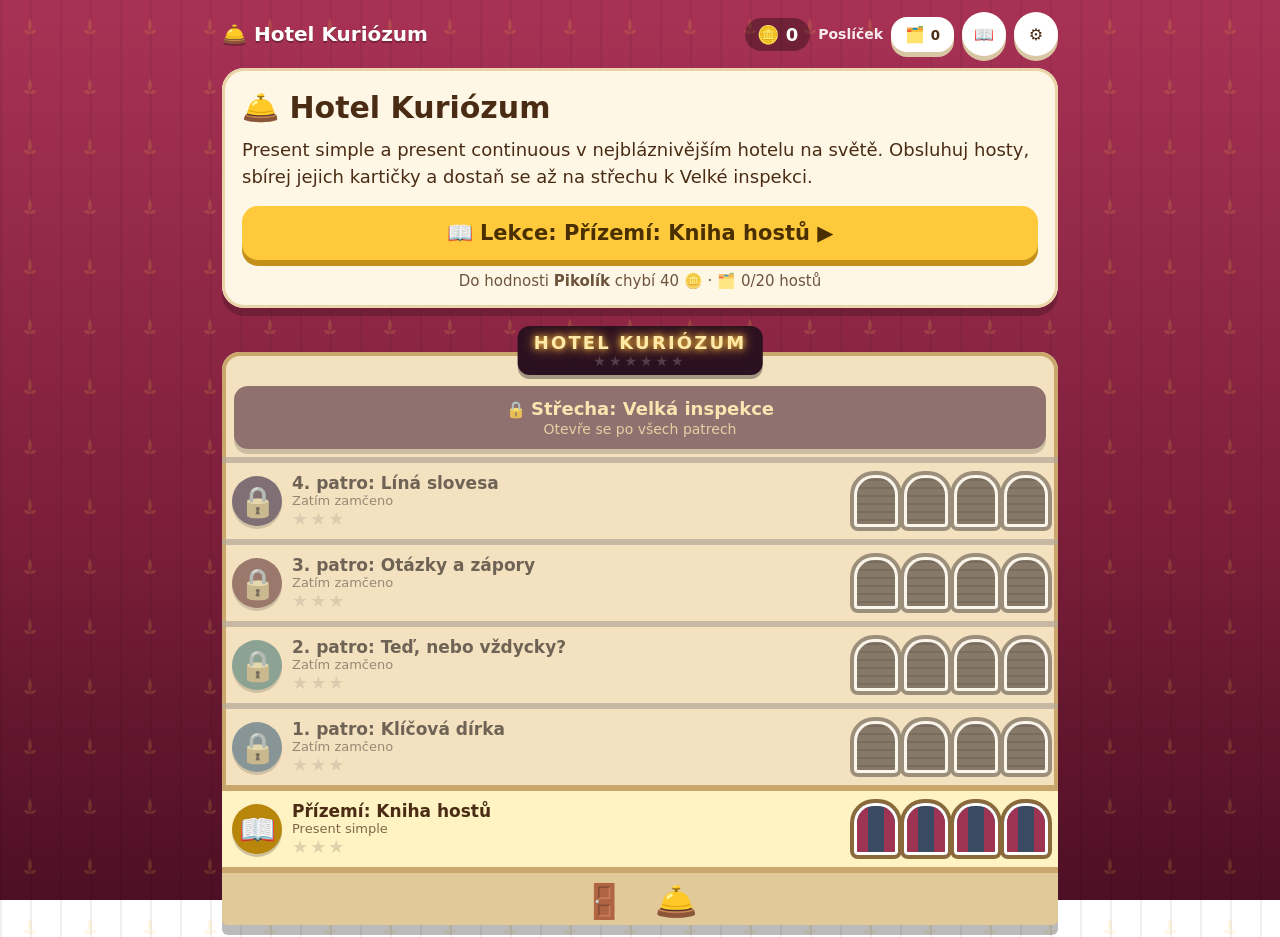
<file: web/casy/index.html>
<!doctype html>
<html lang="cs">
<head>
<meta charset="utf-8">
<meta name="viewport" content="width=device-width, initial-scale=1, maximum-scale=1, user-scalable=no, viewport-fit=cover">
<meta name="apple-mobile-web-app-capable" content="yes">
<meta name="mobile-web-app-capable" content="yes">
<meta name="theme-color" content="#7b1e3a">
<title>Hotel Kuriózum</title>
<link rel="manifest" href="manifest.json">
<link rel="icon" href="ikona.svg" type="image/svg+xml">
<link rel="apple-touch-icon" href="ikona.svg">
<link rel="stylesheet" href="styl.css">
</head>
<body>
<div id="app"><div class="nacitani">🛎️ Otevírám hotel…</div></div>
<script type="module">
  import { start } from './hra.js';
  start();
</script>
</body>
</html>
</file>
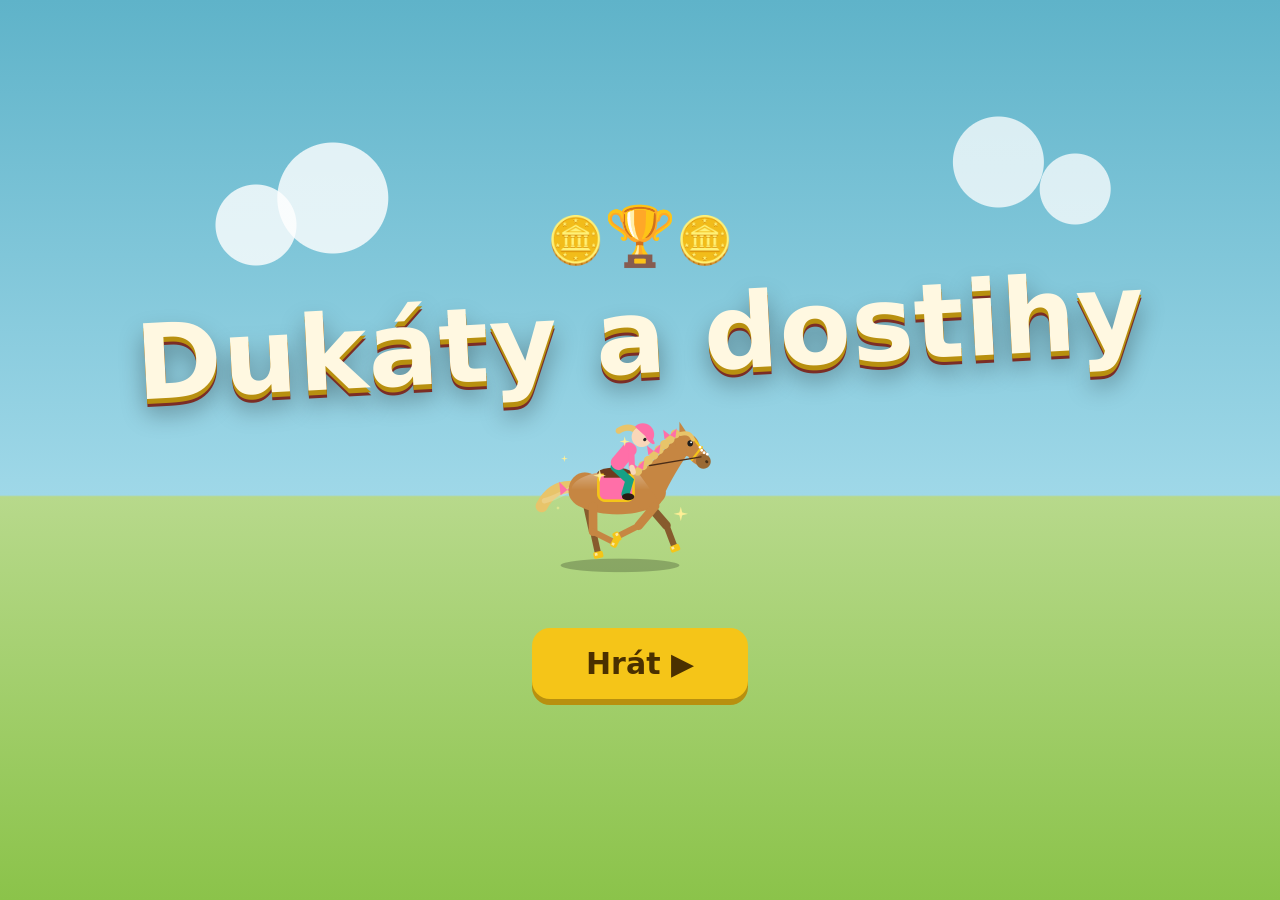
<file: web/dostihy/index.html>
<!doctype html>
<html lang="cs">
<head>
<meta charset="utf-8">
<meta name="viewport" content="width=device-width, initial-scale=1, maximum-scale=1, user-scalable=no, viewport-fit=cover">
<meta name="apple-mobile-web-app-capable" content="yes">
<meta name="mobile-web-app-capable" content="yes">
<meta name="apple-mobile-web-app-status-bar-style" content="black-translucent">
<meta name="theme-color" content="#5fb3c9">
<title>Dukáty a dostihy</title>
<link rel="manifest" href="manifest.json">
<link rel="icon" href="ikona.svg" type="image/svg+xml">
<link rel="apple-touch-icon" href="ikona.svg">
<link rel="stylesheet" href="styl.css">
</head>
<body>
<canvas id="mapa"></canvas>

<div id="hud" hidden>
  <button id="mesec" class="hud-tl" aria-label="Měšec s dukáty"><span class="mesec-ikona">💰</span><b id="dukaty">0</b></button>
  <button id="kun-stav" class="hud-tl" aria-label="Můj kůň"></button>
  <div class="hud-vpravo">
    <button id="tl-nastaveni" class="hud-tl kulate" aria-label="Pro rodiče">⚙️</button>
  </div>
</div>
<div id="bublina" hidden></div>

<div id="panel" class="panel-obal" hidden>
  <div class="panel">
    <button id="panel-zavrit" class="zavrit" aria-label="Zavřít">✕</button>
    <div id="panel-obsah"></div>
  </div>
</div>

<div id="splash" class="splash" hidden>
  <div class="splash-nebe"></div>
  <div class="splash-obsah">
    <div class="splash-klice"><span>🪙</span><span>🏆</span><span>🪙</span></div>
    <h1 class="splash-nazev">Dukáty a dostihy</h1>
    <canvas class="splash-kun" width="680" height="340"></canvas>
    <div class="splash-stat"></div>
    <button class="tl velke hlavni splash-hrat">Hrát ▶</button>
  </div>
</div>

<div id="nacitani" class="nacitani">Sedlám koně…</div>
<div id="konfety"></div>

<script type="module" src="hra.js"></script>
</body>
</html>
</file>
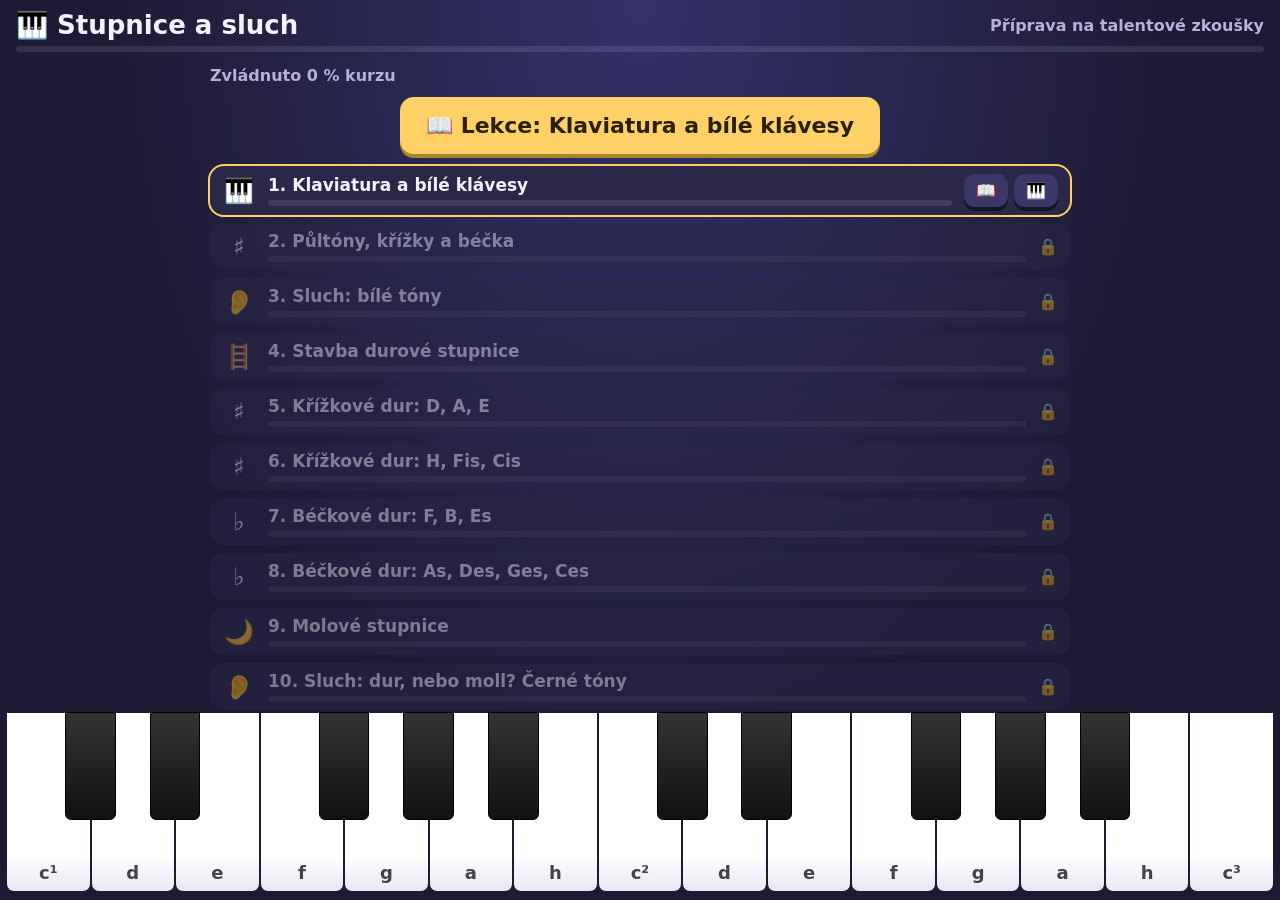
<file: web/klavir/index.html>
<!doctype html>
<html lang="cs">
<head>
<meta charset="utf-8">
<meta name="viewport" content="width=device-width, initial-scale=1, maximum-scale=1, user-scalable=no, viewport-fit=cover">
<meta name="apple-mobile-web-app-capable" content="yes">
<meta name="mobile-web-app-capable" content="yes">
<meta name="theme-color" content="#1d1b33">
<title>Stupnice a sluch</title>
<link rel="manifest" href="manifest.json">
<link rel="icon" href="ikona.svg" type="image/svg+xml">
<link rel="apple-touch-icon" href="ikona.svg">
<link rel="stylesheet" href="styl.css">
</head>
<body>
<header id="hlava">
  <div id="nadpis"></div>
  <div id="stitek"></div>
  <button id="vr" class="tl male" hidden>🥽 Do VR</button>
</header>
<div id="pokrok-obal"><div id="pokrok"></div></div>
<main id="panel"></main>
<div id="klaviatura"></div>
<script type="module" src="main.js"></script>
</body>
</html>
</file>
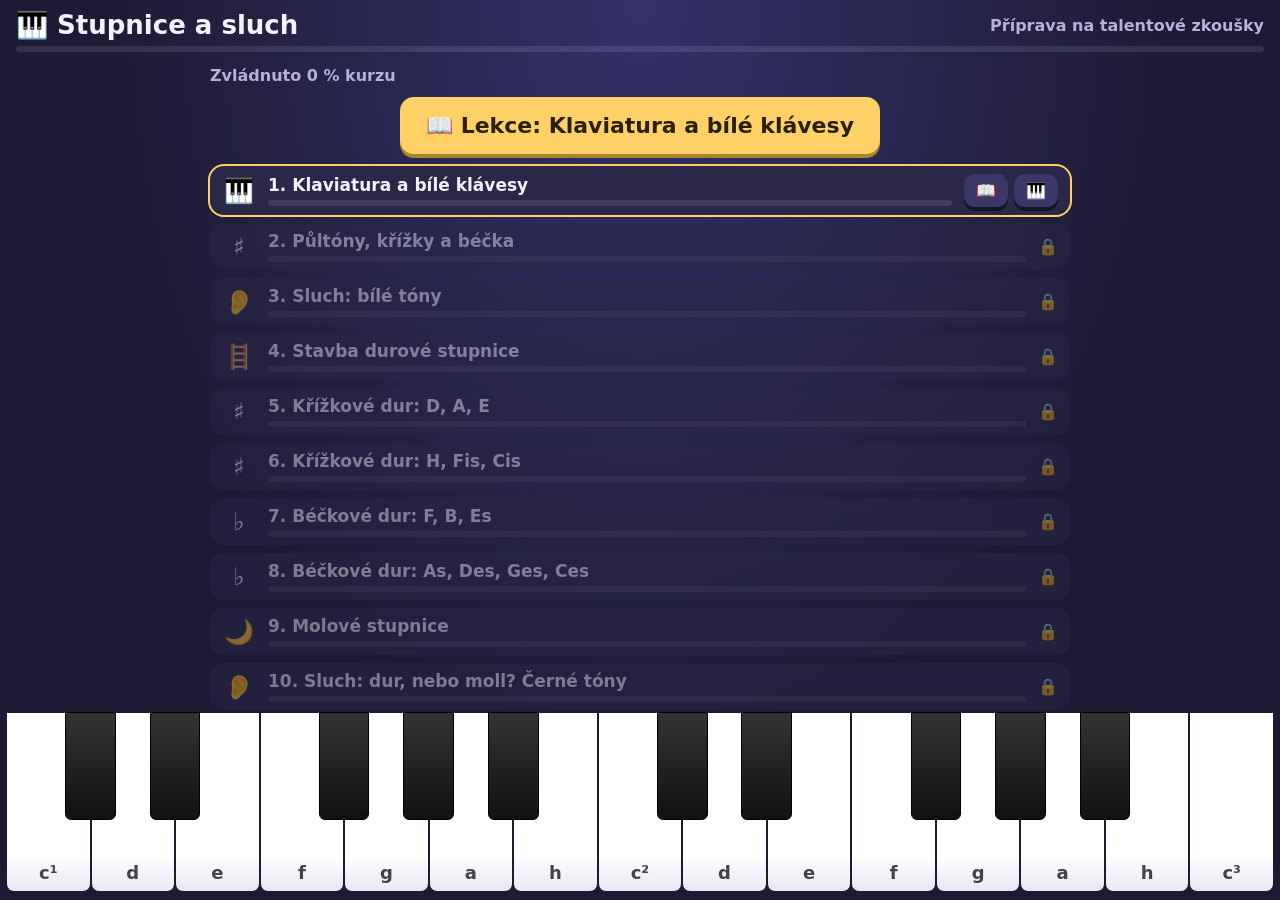
<file: web/klavir2/index.html>
<!doctype html>
<html lang="cs">
<head>
<meta charset="utf-8">
<meta name="viewport" content="width=device-width, initial-scale=1, maximum-scale=1, user-scalable=no, viewport-fit=cover">
<meta name="apple-mobile-web-app-capable" content="yes">
<meta name="mobile-web-app-capable" content="yes">
<meta name="theme-color" content="#1d1b33">
<title>Stupnice a sluch 2 (prsty)</title>
<link rel="manifest" href="manifest.json">
<link rel="icon" href="ikona.svg" type="image/svg+xml">
<link rel="apple-touch-icon" href="ikona.svg">
<link rel="stylesheet" href="styl.css">
</head>
<body>
<header id="hlava">
  <div id="nadpis"></div>
  <div id="stitek"></div>
  <button id="vr" class="tl male" hidden>🥽 Do VR</button>
</header>
<div id="pokrok-obal"><div id="pokrok"></div></div>
<main id="panel"></main>
<div id="klaviatura"></div>
<script type="module" src="main.js"></script>
</body>
</html>
</file>
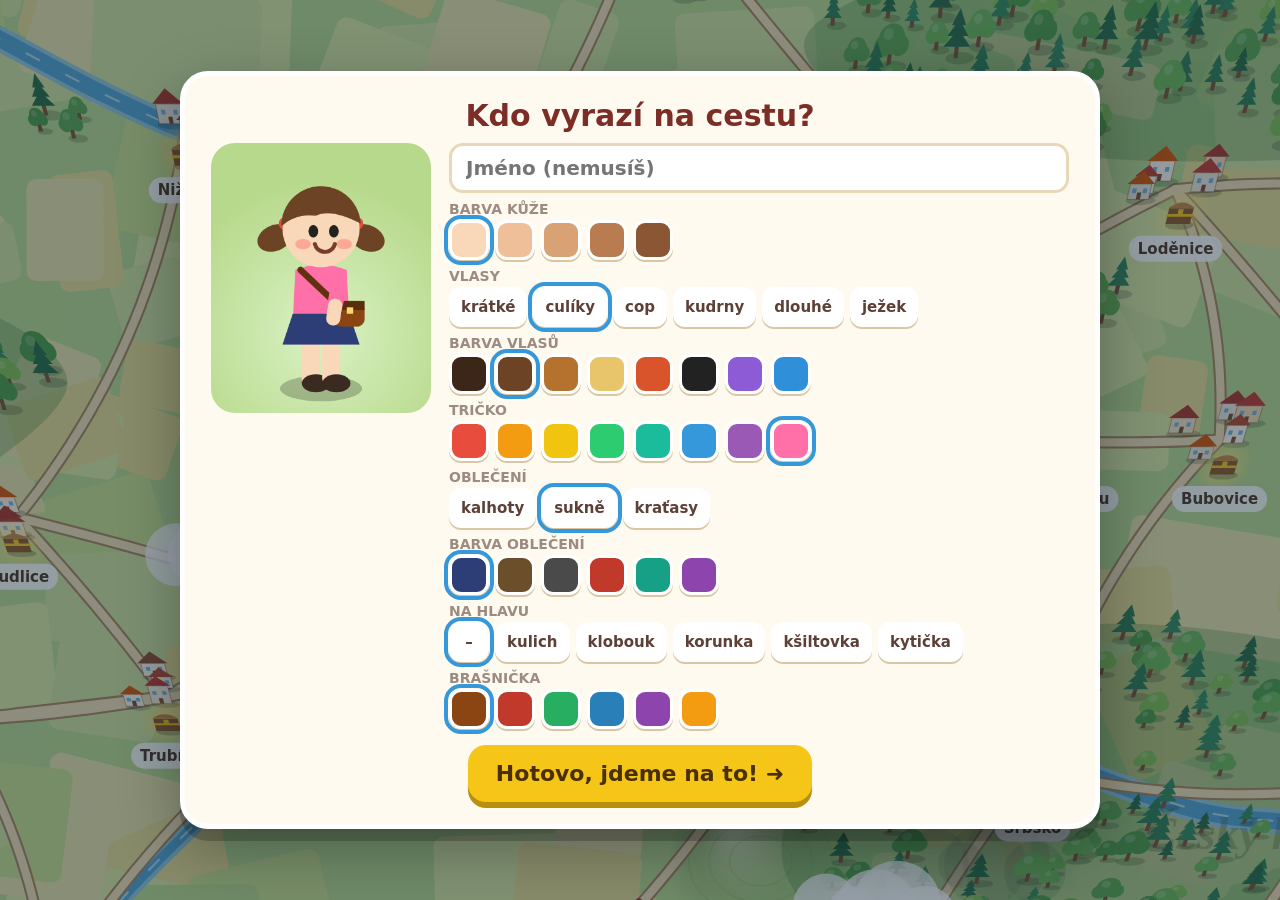
<file: web/marketka/index.html>
<!doctype html>
<html lang="cs">
<head>
<meta charset="utf-8">
<meta name="viewport" content="width=device-width, initial-scale=1, maximum-scale=1, user-scalable=no, viewport-fit=cover">
<meta name="apple-mobile-web-app-capable" content="yes">
<meta name="mobile-web-app-capable" content="yes">
<meta name="apple-mobile-web-app-status-bar-style" content="black-translucent">
<meta name="theme-color" content="#5fb3c9">
<title>Strážci klíčů</title>
<link rel="manifest" href="manifest.json">
<link rel="icon" href="ikona.svg" type="image/svg+xml">
<link rel="apple-touch-icon" href="ikona.svg">
<link rel="stylesheet" href="styl.css">
</head>
<body>
<canvas id="mapa"></canvas>

<div id="hud" hidden>
  <button id="brasna" class="hud-tl" aria-label="Brašnička">
    <span class="brasna-ikona">👜</span><span id="klice" class="klice"></span>
  </button>
  <div id="hrad-stav" class="hud-tl pasivni"></div>
  <div class="hud-vpravo">
    <button id="tl-album" class="hud-tl" aria-label="Sbírka nálepek">📒 <span id="pocet-nalepek">0</span></button>
    <button id="tl-nastaveni" class="hud-tl kulate" aria-label="Pro rodiče">⚙️</button>
  </div>
</div>
<div id="bublina" hidden></div>

<div id="panel" class="panel-obal" hidden>
  <div class="panel">
    <button id="panel-zavrit" class="zavrit" aria-label="Zavřít">✕</button>
    <div id="panel-obsah"></div>
  </div>
</div>

<div id="nacitani" class="nacitani">Chystám mapu…</div>
<div id="konfety"></div>

<script type="module" src="hra.js"></script>
</body>
</html>
</file>
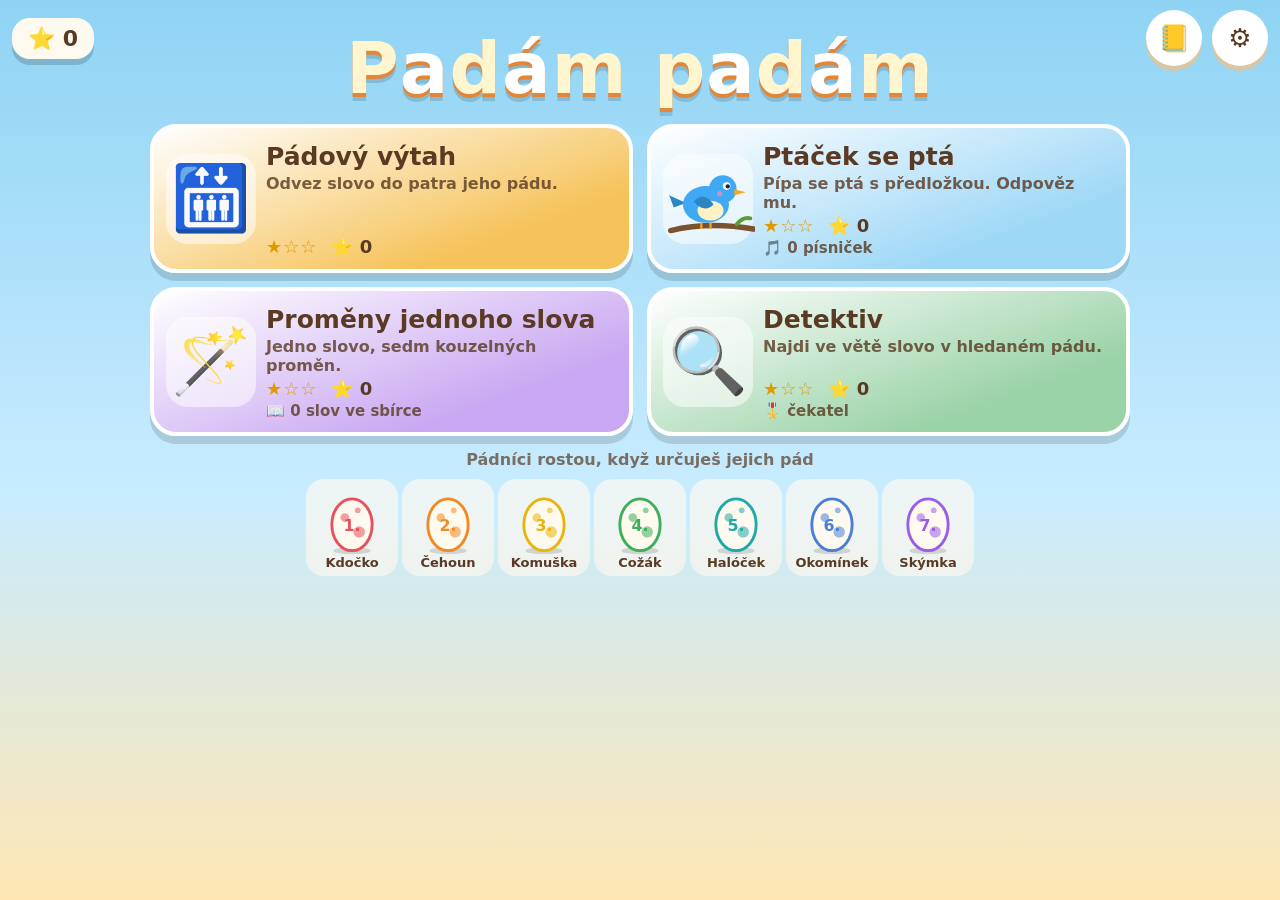
<file: web/padam/index.html>
<!doctype html>
<html lang="cs">
<head>
<meta charset="utf-8">
<meta name="viewport" content="width=device-width, initial-scale=1, maximum-scale=1, user-scalable=no, viewport-fit=cover">
<meta name="apple-mobile-web-app-capable" content="yes">
<meta name="mobile-web-app-capable" content="yes">
<meta name="apple-mobile-web-app-status-bar-style" content="black-translucent">
<meta name="theme-color" content="#ffb85c">
<title>Padám padám</title>
<link rel="manifest" href="manifest.json">
<link rel="icon" href="ikona.svg" type="image/svg+xml">
<link rel="apple-touch-icon" href="ikona.svg">
<link rel="stylesheet" href="styl.css">
</head>
<body>
<main id="obrazovka"></main>

<div id="panel" class="panel-obal" hidden>
  <div class="panel">
    <button id="panel-zavrit" class="zavrit" aria-label="Zavřít">✕</button>
    <div id="panel-obsah"></div>
  </div>
</div>

<div id="oznameni" hidden></div>
<div id="konfety"></div>
<div id="nacitani" class="nacitani">Chystám městečko…</div>

<script type="module" src="hra.js"></script>
</body>
</html>
</file>
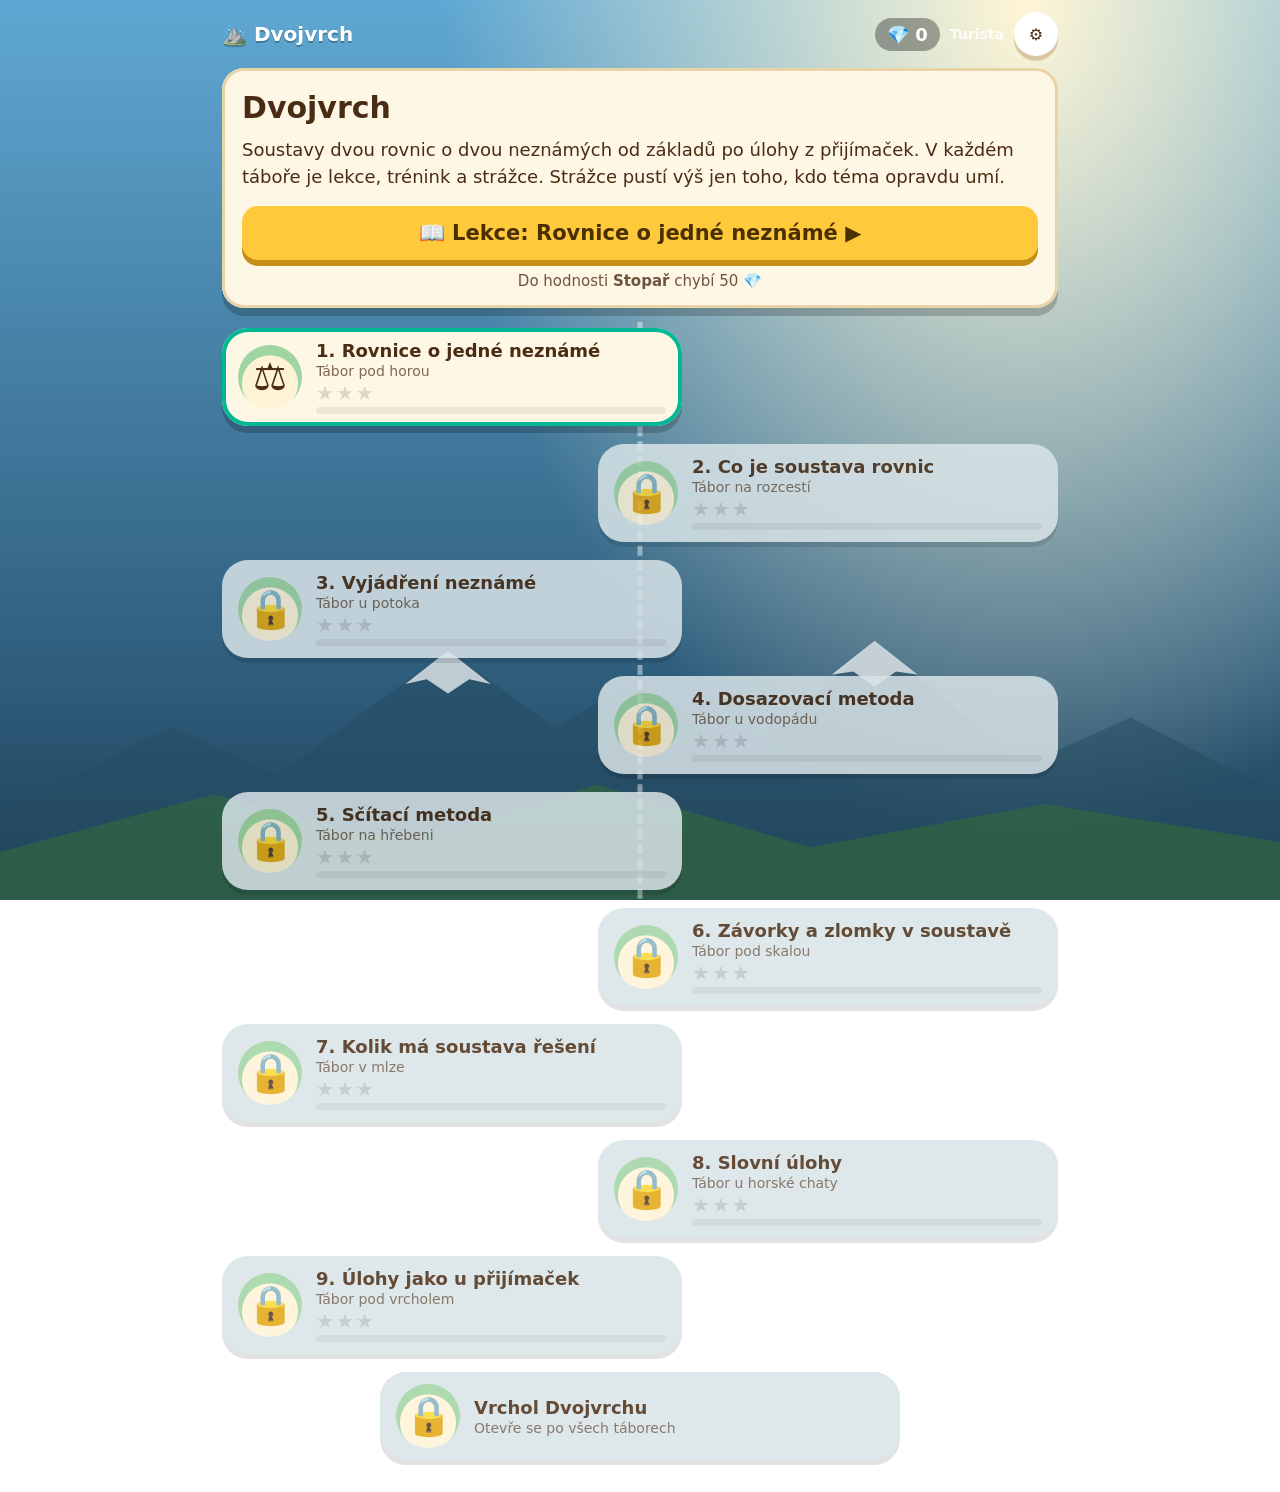
<file: web/soustavy/index.html>
<!doctype html>
<html lang="cs">
<head>
<meta charset="utf-8">
<meta name="viewport" content="width=device-width, initial-scale=1, maximum-scale=1, user-scalable=no, viewport-fit=cover">
<meta name="apple-mobile-web-app-capable" content="yes">
<meta name="mobile-web-app-capable" content="yes">
<meta name="theme-color" content="#2f5d7c">
<title>Dvojvrch – soustavy rovnic</title>
<link rel="manifest" href="manifest.json">
<link rel="icon" href="ikona.svg" type="image/svg+xml">
<link rel="apple-touch-icon" href="ikona.svg">
<link rel="stylesheet" href="styl.css">
</head>
<body>
<div id="app"><div class="nacitani">⛰️ Balím batoh…</div></div>
<script type="module">
  import { start } from './hra.js';
  start();
</script>
</body>
</html>
</file>
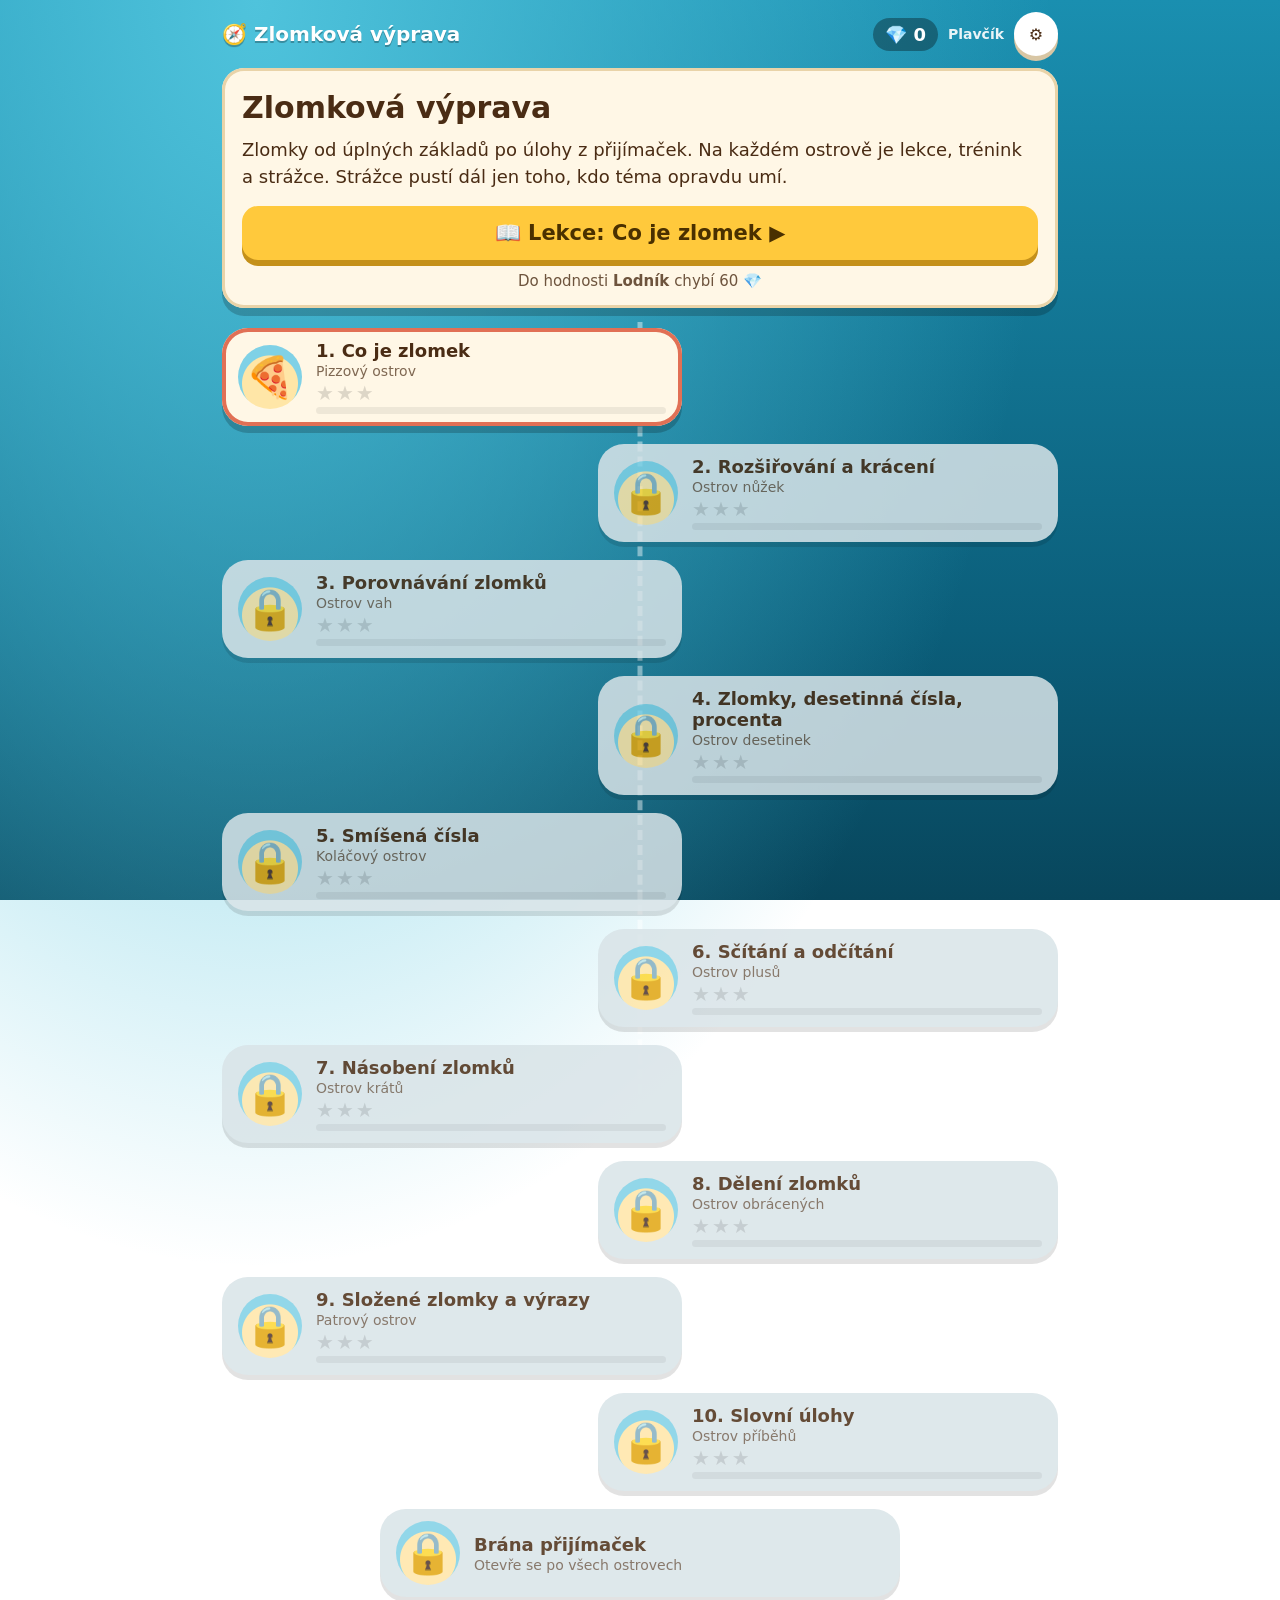
<file: web/zlomky/index.html>
<!doctype html>
<html lang="cs">
<head>
<meta charset="utf-8">
<meta name="viewport" content="width=device-width, initial-scale=1, maximum-scale=1, user-scalable=no, viewport-fit=cover">
<meta name="apple-mobile-web-app-capable" content="yes">
<meta name="mobile-web-app-capable" content="yes">
<meta name="theme-color" content="#0b5e7a">
<title>Zlomková výprava</title>
<link rel="manifest" href="manifest.json">
<link rel="icon" href="ikona.svg" type="image/svg+xml">
<link rel="apple-touch-icon" href="ikona.svg">
<link rel="stylesheet" href="styl.css">
</head>
<body>
<div id="app"><div class="nacitani">🧭 Nakládám loď…</div></div>
<script type="module">
  import { start } from './hra.js';
  start();
</script>
</body>
</html>
</file>
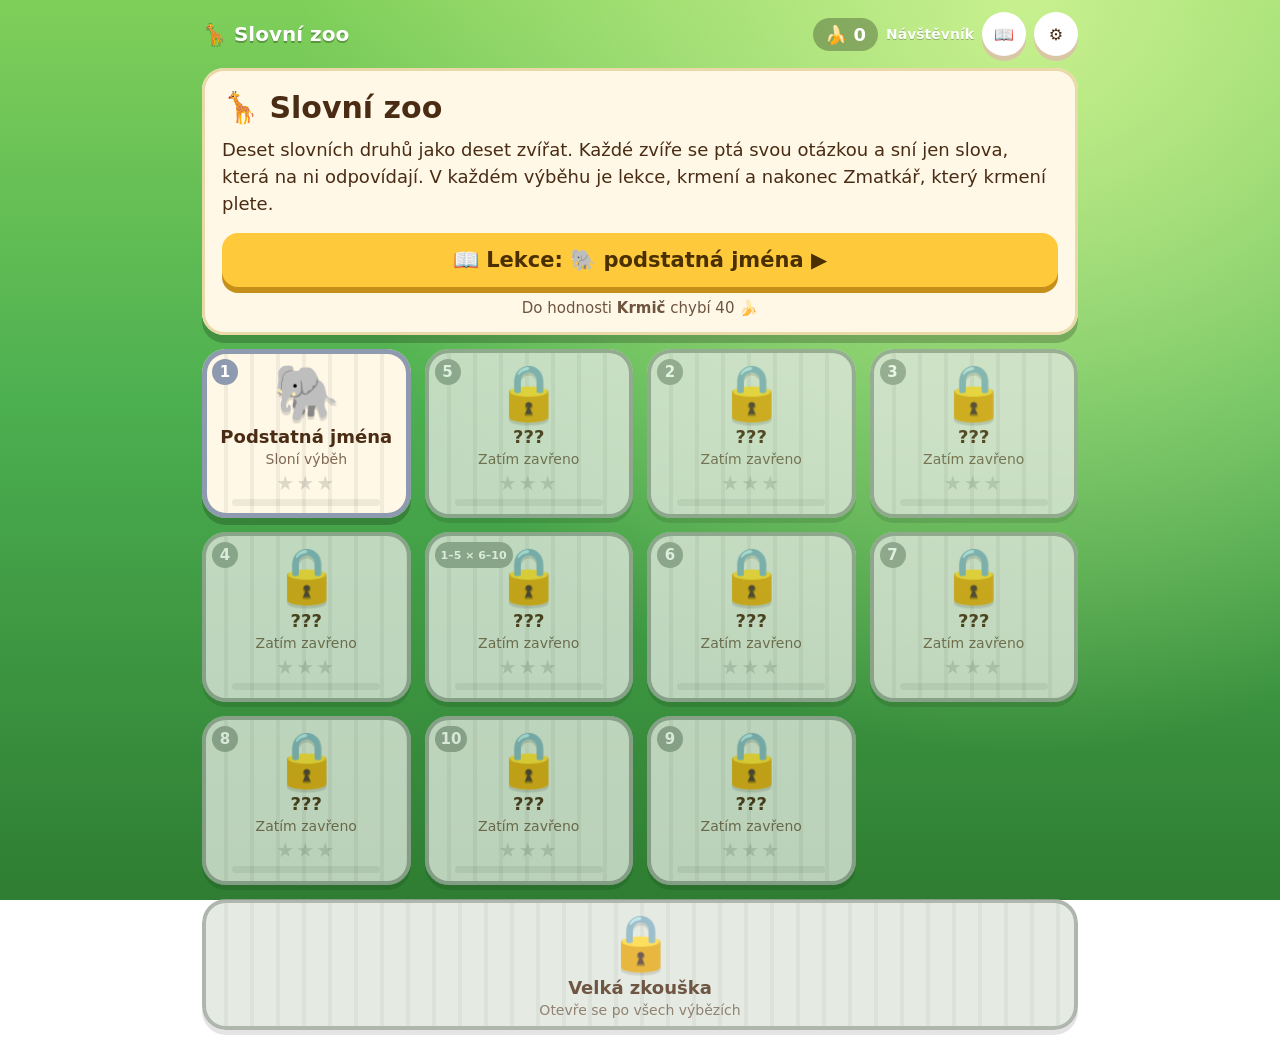
<file: web/zoo/index.html>
<!doctype html>
<html lang="cs">
<head>
<meta charset="utf-8">
<meta name="viewport" content="width=device-width, initial-scale=1, maximum-scale=1, user-scalable=no, viewport-fit=cover">
<meta name="apple-mobile-web-app-capable" content="yes">
<meta name="mobile-web-app-capable" content="yes">
<meta name="theme-color" content="#2e7d32">
<title>Slovní zoo</title>
<link rel="manifest" href="manifest.json">
<link rel="icon" href="ikona.svg" type="image/svg+xml">
<link rel="apple-touch-icon" href="ikona.svg">
<link rel="stylesheet" href="styl.css">
</head>
<body>
<div id="app"><div class="nacitani">🦒 Otevírám zoo…</div></div>
<script type="module">
  import { start } from './hra.js';
  start();
</script>
</body>
</html>
</file>
<file: web/casy/styl.css>
:root {
  --vino: #7b1e3a;
  --vino2: #a83255;
  --pisek: #fff7e6;
  --hneda: #4a2c14;
  --zlata: #ffc93c;
  --zelena: #27ae60;
  --cervena: #e74c3c;
  --modra: #2d7dd2;
  --sig-s: #fbe3a6;
  --sig-s-t: #8a5a00;
  --sig-c: #cfe6ff;
  --sig-c-t: #1d5aa0;
  color-scheme: light;
}
* { box-sizing: border-box; -webkit-tap-highlight-color: transparent; }
html, body { margin: 0; min-height: 100%; font-family: "Nunito", "Trebuchet MS", "Segoe UI", system-ui, sans-serif; color: var(--hneda); }
body {
  /* tapeta hotelové chodby: svislé pruhy a zlaté lilie */
  background:
    url("data:image/svg+xml,%3Csvg xmlns='http://www.w3.org/2000/svg' width='60' height='60'%3E%3Cpath d='M30 18 q4 8 0 14 q-4 -6 0 -14 M24 30 q6 0 6 4 q-6 0 -6 -4 M36 30 q-6 0 -6 4 q6 0 6 -4' fill='%23ffc93c' opacity='.16'/%3E%3C/svg%3E"),
    repeating-linear-gradient(90deg, #00000010 0 2px, transparent 2px 30px),
    linear-gradient(180deg, var(--vino2) 0%, var(--vino) 60%, #4d0f24 100%) fixed;
  user-select: none; -webkit-user-select: none; overscroll-behavior: none;
}
button { font: inherit; color: inherit; cursor: pointer; touch-action: manipulation; }
#app { max-width: 860px; margin: 0 auto; padding: max(8px, env(safe-area-inset-top)) max(12px, env(safe-area-inset-right)) max(12px, env(safe-area-inset-bottom)) max(12px, env(safe-area-inset-left)); min-height: 100vh; display: flex; flex-direction: column; }
main { display: flex; flex-direction: column; gap: 14px; flex: 1; }
h1 { font-size: 26px; margin: 4px 0 10px; line-height: 1.2; }
h1 small, h2 small { font-size: .6em; opacity: .6; }
h2 { font-size: 20px; margin: 16px 0 8px; }
h3 { margin: 0 0 6px; }
p { font-size: 18px; line-height: 1.5; margin: 8px 0; }
u { text-decoration: none; background: #ffe08a; border-radius: 4px; padding: 0 2px; font-weight: 900; }
.mala { font-size: 14px; opacity: .75; }
.nacitani, .chyba-nacteni { margin: 30vh auto; font-size: 24px; font-weight: 800; color: #fff; text-align: center; }
.chyba-nacteni { color: var(--hneda); }

/* ---------- hlavička ---------- */
.hlava { display: flex; align-items: center; justify-content: space-between; gap: 10px; color: #fff; padding: 4px 0 12px; }
.logo { font-weight: 900; font-size: 20px; text-shadow: 0 2px 0 #0004; }
.hlava-vpravo { display: flex; align-items: center; gap: 8px; font-weight: 800; }
.mince { background: #0005; padding: 6px 12px; border-radius: 99px; font-size: 18px; }
.hodnost { font-size: 14px; opacity: .9; }
@media (max-width: 560px) { .hodnost { display: none; } .logo { font-size: 16px; } }

/* ---------- karty a tlačítka ---------- */
.karta { background: var(--pisek); border-radius: 22px; padding: 18px 20px; box-shadow: 0 8px 0 #0003, 0 0 0 3px #e9d3a8 inset; position: relative; }
.karta.stred { text-align: center; }
.tl { border: none; border-radius: 16px; background: #fff; color: var(--hneda); box-shadow: 0 5px 0 #d8c6a4; padding: 12px 18px; font-weight: 800; font-size: 19px; transition: transform .08s; }
.tl:active:not(:disabled) { transform: translateY(4px); box-shadow: 0 1px 0 #d8c6a4; }
.tl:disabled { opacity: .45; cursor: default; }
.tl.male { padding: 8px 14px; font-size: 16px; }
.tl.kulate { width: 44px; height: 44px; padding: 0; border-radius: 50%; display: grid; place-items: center; }
.tl.velke { font-size: 21px; padding: 15px 24px; }
.tl.hlavni { background: var(--zlata); box-shadow: 0 6px 0 #c4901a; color: #4a3000; }
.tl.nebezpecne { background: #fdecea; box-shadow: 0 5px 0 #e0b4ae; color: #a93226; }
.tlacitka { display: flex; flex-wrap: wrap; gap: 12px; justify-content: center; align-items: center; margin-top: 12px; }
.blika { animation: blik 1.6s ease-in-out infinite; }
@keyframes blik { 50% { box-shadow: 0 6px 0 #c4901a, 0 0 0 6px #fff8, 0 0 30px 8px var(--zlata); } }
.stitek { font-size: 14px; font-weight: 800; text-transform: uppercase; letter-spacing: .04em; opacity: .6; margin-bottom: 6px; }
.bublina { background: #fff; border-radius: 16px; padding: 10px 14px; font-style: italic; position: relative; box-shadow: 0 3px 0 #0001; display: inline-block; }
.rada { background: #fff3c4; border-radius: 12px; padding: 8px 12px; margin-top: 10px; font-size: 17px; display: block; transition: opacity .3s; }
.rada.nap-1 { opacity: .45; }

/* signální slova: 📖 žlutá (simple), 🔑 modrá (continuous); nápověda mizí s úrovní */
.signal { border-radius: 8px; padding: 0 5px; font-weight: 800; white-space: nowrap; }
.sig-s { background: var(--sig-s); color: var(--sig-s-t); }
.sig-c { background: var(--sig-c); color: var(--sig-c-t); }
.nap-0 .veta-zadani .sig-s::before { content: "📖 "; }
.nap-0 .veta-zadani .sig-c::before { content: "🔑 "; }
.nap-1 .veta-zadani .signal { background: #0000000a; color: inherit; }
.nap-2 .veta-zadani .signal { background: none; color: inherit; padding: 0; font-weight: inherit; }
.nap-2 .signal-velke .signal { background: #fff; color: var(--hneda); box-shadow: 0 0 0 3px #e9d3a8; }

/* ---------- hotel (mapa) ---------- */
.uvod h1 { font-size: 30px; }
.uvod .tl.hlavni { width: 100%; margin-top: 8px; }
.statistika { margin-top: 12px; font-size: 15px; text-align: center; opacity: .8; }
.hotel { display: flex; flex-direction: column; gap: 0; background: #f3e1c0; border-radius: 18px 18px 6px 6px; padding: 0 12px 0; box-shadow: 0 10px 0 #0004, 0 0 0 4px #c9a66b inset; position: relative; margin-top: 30px; }
.stit { position: absolute; top: -26px; left: 50%; transform: translateX(-50%); background: #2b1020; border-radius: 12px; padding: 6px 16px; display: flex; flex-direction: column; align-items: center; box-shadow: 0 4px 0 #0005; white-space: nowrap; }
.neon { color: #ffe9a8; font-weight: 900; letter-spacing: .12em; font-size: 18px; text-shadow: 0 0 6px #ffc93c, 0 0 14px #ff9f43; }
.hvezdy-hotelu { color: var(--zlata); font-size: 14px; letter-spacing: 3px; }
.hvezdy-hotelu .prazdne { color: #ffffff30; }
.strecha { margin: 34px 0 8px; border: none; border-radius: 14px; padding: 12px 14px; background: #4d2a3a; color: #ffe9a8; display: flex; flex-direction: column; align-items: center; gap: 2px; box-shadow: 0 5px 0 #0004; }
.strecha b { font-size: 18px; }
.strecha small { opacity: .8; font-size: 14px; }
.strecha.zamceno { opacity: .6; }
.strecha.hotovo { background: linear-gradient(90deg, #8a6d1d, #c4901a); color: #fff; }
.patro-radek { position: relative; display: flex; align-items: center; justify-content: space-between; gap: 10px; border: none; text-align: left; padding: 10px 10px; margin: 0 -12px; background: transparent; border-top: 6px solid #c9a66b; transition: background .15s; }
.patro-radek:active:not(:disabled) { background: #0000000d; }
.patro-radek.aktualni { background: #fff3c4; animation: zar 2.4s ease-in-out infinite; }
@keyframes zar { 50% { background: #ffe08a; } }
.patro-radek.zamceno { filter: grayscale(.7); opacity: .7; }
.patro-cedule { display: flex; align-items: center; gap: 10px; flex: 1; min-width: 0; }
.patro-ik { font-size: 30px; width: 50px; height: 50px; flex: none; display: grid; place-items: center; border-radius: 50%; background: var(--b); box-shadow: 0 3px 0 #0003; }
.patro-text { display: flex; flex-direction: column; min-width: 0; }
.patro-text b { font-size: 17px; }
.patro-text small { font-size: 13px; opacity: .7; }
.hvezdy { color: var(--zlata); font-size: 18px; letter-spacing: 2px; text-shadow: 0 1px 0 #a87400; }
.hvezdy .prazdne { color: #0002; text-shadow: none; }
.okna { display: grid; grid-template-columns: repeat(4, 44px); gap: 6px; flex: none; }
.okno { width: 44px; height: 52px; border-radius: 20px 20px 4px 4px; background: #3a4a63; box-shadow: 0 0 0 3px #fff inset, 0 0 0 4px #8a6a3a; display: grid; place-items: center; font-size: 26px; position: relative; overflow: hidden; }
.okno.sviti { background: radial-gradient(circle at 50% 60%, #fff7c2, #ffd35a); box-shadow: 0 0 0 3px #fff inset, 0 0 0 4px #8a6a3a, 0 0 14px #ffd35a; }
.okno.zavrene { background: repeating-linear-gradient(0deg, #6b4b2a 0 6px, #523920 6px 8px); }
.zaves { position: absolute; inset: 3px; background: linear-gradient(90deg, #b03050 0 28%, transparent 28% 72%, #b03050 72%); border-radius: 17px 17px 2px 2px; opacity: .85; }
.porazen { position: absolute; left: 44px; top: 0; font-size: 22px; }
.prizemi-dvere { display: flex; justify-content: center; align-items: flex-end; gap: 30px; border-top: 6px solid #c9a66b; margin: 0 -12px; padding: 8px 0 4px; background: #e2c99a; border-radius: 0 0 6px 6px; font-size: 34px; }
.hotel.maly { margin: 30px auto 10px; max-width: 280px; transform: scale(.9); }
.hotel.maly .okna { margin: 0 auto; }
.patro-radek.mini { padding: 6px 0; justify-content: center; }
.hotovo-kurz { text-align: center; font-size: 18px; }
@media (max-width: 560px) {
  .okna { grid-template-columns: repeat(4, 34px); gap: 4px; }
  .okno { width: 34px; height: 42px; font-size: 20px; }
  .patro-ik { width: 40px; height: 40px; font-size: 24px; }
  .patro-text b { font-size: 15px; }
}

/* ---------- patro ---------- */
.patro-hlava { display: flex; align-items: center; gap: 14px; }
.patro-hlava h1 { margin: 0; }
.patro-hlava p { margin: 0; opacity: .7; }
.velka-ikona { font-size: 56px; }
.hoste-mrizka { display: grid; grid-template-columns: repeat(4, 1fr); gap: 10px; }
@media (max-width: 560px) { .hoste-mrizka { grid-template-columns: repeat(2, 1fr); } }
.host-dlazdice { border: none; border-radius: 16px; background: #fff; box-shadow: 0 4px 0 #d8c6a4, 0 0 0 3px var(--b) inset; padding: 10px 6px; display: flex; flex-direction: column; align-items: center; gap: 2px; }
.host-dlazdice:disabled { cursor: default; opacity: 1; }
.host-dlazdice:not(.ma) .hd-ik { filter: grayscale(1) brightness(.4); opacity: .5; }
.hd-ik { font-size: 38px; }
.host-dlazdice small { opacity: .6; }
.srdce { font-size: 13px; letter-spacing: -1px; white-space: nowrap; }
.dovednosti { list-style: none; padding: 0; margin: 0; display: flex; flex-direction: column; gap: 6px; }
.dovednosti li { display: flex; justify-content: space-between; align-items: center; background: #fff; border-radius: 12px; padding: 10px 14px; font-size: 17px; font-weight: 700; }
.dovednosti li.zvladnuto { background: #e5f7ea; }
.serie { display: flex; gap: 4px; }
.serie i, .pokrok-lekce i, .kolo i { width: 12px; height: 12px; border-radius: 50%; background: #0002; display: inline-block; }
.serie i.plna, .pokrok-lekce i.plna, .kolo i.plna { background: var(--zelena); }
.kolo i.ted { background: var(--zlata); box-shadow: 0 0 0 2px #fff; }
.strazce-karta { display: flex; align-items: center; gap: 16px; }
.strazce-karta .prisera { width: 130px; flex: none; }
.strazce-karta h2 { margin-top: 0; }

/* ---------- lekce ---------- */
.pokrok-lekce { display: flex; justify-content: center; gap: 8px; }
.pokrok-lekce i { background: #fff5; }
.snimek p { font-size: 20px; }
.tabulka { border-collapse: separate; border-spacing: 6px; margin: 8px auto; font-size: 20px; }
.tabulka td { background: #fff; border-radius: 10px; padding: 8px 14px; font-weight: 700; }
.tabulka td:empty { background: none; }
.priklady { display: flex; flex-direction: column; gap: 8px; margin-top: 10px; }
.priklad { background: #fff; border-radius: 12px; padding: 10px 14px; display: flex; flex-direction: column; gap: 2px; }
.priklad .en { font-size: 20px; font-weight: 700; }
.priklad .cs { font-size: 15px; opacity: .7; }
.lekce-host { display: flex; gap: 14px; align-items: center; background: #fff; border-radius: 16px; padding: 12px; box-shadow: 0 0 0 3px var(--b) inset; margin: 8px 0; font-size: 17px; line-height: 1.6; }
.obri { font-size: 64px; }

/* ---------- úloha ---------- */
.trenink-hlava { display: flex; flex-wrap: wrap; align-items: center; gap: 10px 14px; color: #fff; font-weight: 800; font-size: 17px; }
.trenink-hlava .kolo { display: flex; gap: 5px; flex: 1; justify-content: center; }
.trenink-hlava .kolo i { background: #fff4; }
.combo { background: #0004; border-radius: 99px; padding: 4px 12px; }
.combo.hori { background: linear-gradient(90deg, #ff6b35, #ffc93c); color: #4a1800; animation: plamen .6s ease-in-out infinite alternate; }
@keyframes plamen { to { transform: scale(1.06); } }
.host-pruh { display: flex; align-items: center; gap: 10px; background: #fff; border-radius: 14px; padding: 6px 12px; margin: -4px 0 10px; box-shadow: 0 0 0 3px var(--b) inset; }
.hp-ik { font-size: 34px; display: inline-block; }
.hp-ik.skace { animation: skok .5s ease-out 2; }
@keyframes skok { 40% { transform: translateY(-10px) rotate(-8deg); } }
.hp-jm { flex: 1; font-weight: 800; }
.hp-jm small { font-weight: 600; opacity: .6; }
.otazka { font-size: 19px; font-weight: 700; margin-bottom: 10px; }
.veta-zadani { font-size: 26px; font-weight: 700; line-height: 1.7; background: #fff; border-radius: 14px; padding: 12px 16px; }
.mezera { display: inline-block; min-width: 64px; border-bottom: 4px solid var(--vino); text-align: center; color: var(--vino); border-radius: 4px; background: #fbeef2; }
.sl-napoveda { font-size: .8em; color: #7a6a5a; font-weight: 600; font-style: italic; }
.tvar { color: var(--zelena); background: #e5f7ea; border-radius: 6px; padding: 0 4px; }
.signal-velke { text-align: center; font-size: 40px; padding: 10px 0; }
.chybna-veta { font-size: 24px; }
.chybna-veta s { color: var(--cervena); text-decoration-thickness: 3px; }
.zadani-karta { padding-bottom: 14px; }
.volby { display: grid; grid-template-columns: repeat(auto-fit, minmax(140px, 1fr)); gap: 12px; }
.volby.dlouhe { grid-template-columns: 1fr; }
.tl.volba { font-size: 21px; padding: 14px 18px; display: flex; align-items: center; gap: 10px; text-align: left; }
.tl.volba small { font-size: 12px; opacity: .45; flex: none; }
.tl.volba.spatne { background: #fdecea; box-shadow: 0 5px 0 #e0b4ae; text-decoration: line-through; }
.tl.volba.spravne { background: #d8f5e2; box-shadow: 0 5px 0 #8fd1a8; opacity: 1; }
.zprava { margin-top: 12px; border-radius: 14px; padding: 10px 14px; font-size: 18px; font-weight: 700; line-height: 1.6; animation: vyjed .25s ease-out; }
@keyframes vyjed { from { transform: translateY(6px); opacity: 0; } }
.zprava.ok { background: #d8f5e2; color: #1a6b3c; font-size: 21px; text-align: center; }
.zprava.chyba1 { background: #ffe9d6; }
.zprava.chyba { background: #fdecea; color: #7b241c; }
.zprava.dokonceno { background: #fff3c4; }
.vrati { font-size: 15px; opacity: .8; margin-top: 4px; }
.dik { display: inline-block; font-size: 17px; background: #fff; border-radius: 99px; padding: 2px 10px; margin-left: 6px; }
.nova-karta { display: flex; align-items: center; gap: 12px; margin-top: 10px; background: #fff; border-radius: 16px; padding: 10px 14px; box-shadow: 0 0 0 4px var(--b) inset, 0 0 22px #ffd35a; text-align: left; color: var(--hneda); font-size: 17px; animation: vyjed .4s ease-out; }
.nova-karta.tajna { background: linear-gradient(135deg, #fff7c2, #ffe0f0); }
.nk-ik { font-size: 46px; }
.napoveda-tl { background: #fff3c4 !important; float: right; margin: -4px -4px 4px 8px; font-size: 20px; }
/* Obrazovka úlohy: zadání se posouvá, odpovědi zůstávají dole. */
#app.obr-uloha { height: 100vh; height: 100dvh; min-height: 0; }
main.uloha { min-height: 0; display: grid; grid-template-rows: auto minmax(0, max-content) auto auto; align-content: start; gap: 12px; }
main.uloha > .zadani-karta { overflow-y: auto; min-height: 0; overscroll-behavior: contain; }
@media (max-width: 560px) {
  .veta-zadani { font-size: 21px; } .karta { padding: 14px; } .tl.volba { font-size: 18px; padding: 12px 14px; }
  .souboj-prisera { width: 78px; } .souboj-info .bublina { font-size: 14px; }
  .trenink-hlava { font-size: 15px; } .trenink-hlava .kolo i { width: 9px; height: 9px; }
}
@media (max-height: 700px) { .veta-zadani { font-size: 21px; } .tl.volba { padding: 10px 14px; } }

/* Kniha hostů a klíčová dírka */
.kniha-zapis { background: #fffdf3 repeating-linear-gradient(180deg, transparent 0 33px, #c9d7ea 33px 34px); border-radius: 6px 14px 14px 6px; border-left: 10px solid var(--vino); padding: 8px 16px 10px; box-shadow: 0 4px 0 #0002; margin: 4px 0 10px; font-size: 20px; line-height: 34px; }
.kniha-hlava { font-family: Georgia, serif; font-style: italic; opacity: .7; }
.kniha-radek { display: flex; align-items: center; gap: 10px; flex-wrap: wrap; }
.kniha-ik { font-size: 26px; }
.dirka-obal { display: flex; align-items: center; justify-content: center; gap: 18px; margin: 4px 0 10px; flex-wrap: wrap; }
.dvere { width: 70px; height: 120px; border-radius: 8px 8px 0 0; background: linear-gradient(90deg, #8a5a2b, #a8743d); box-shadow: 0 0 0 4px #5b3a1a inset; position: relative; display: none; }
.cislo-dveri { position: absolute; top: 10px; left: 50%; transform: translateX(-50%); background: var(--zlata); border-radius: 6px; padding: 0 6px; font-weight: 900; font-size: 14px; }
.dirka { position: relative; width: 170px; height: 170px; border-radius: 50%; background: radial-gradient(circle, #fff6d8 40%, #e9cf8f 62%, #2b1a0a 70%); display: grid; place-items: center; box-shadow: 0 0 0 10px #5b3a1a, 0 0 0 14px #c9a66b; }
.dirka-host { font-size: 70px; }
.dirka-akce { position: absolute; right: 22px; bottom: 22px; font-size: 40px; animation: kyv 1.4s ease-in-out infinite; }
@keyframes kyv { 50% { transform: rotate(14deg) scale(1.1); } }
.dirka-popis { font-size: 18px; font-style: italic; opacity: .75; width: 100%; text-align: center; }
.nap-2 .dirka-popis { display: none; }
@media (min-width: 600px) { .dvere { display: block; } }

/* ---------- souboj ---------- */
.souboj { display: flex; align-items: center; gap: 14px; color: #fff; }
.souboj-prisera { width: 120px; flex: none; }
.souboj-prisera.zasazena .prisera { animation: zasah .5s; }
@keyframes zasah { 20% { transform: translateX(-10px) rotate(-8deg); filter: brightness(2); } 50% { transform: translateX(8px) rotate(5deg); } }
.souboj-info { flex: 1; display: flex; flex-direction: column; gap: 6px; font-size: 18px; }
.souboj-info .bublina { color: var(--hneda); font-size: 16px; margin: 0; }
.hp { height: 16px; border-radius: 9px; background: #0005; overflow: hidden; box-shadow: 0 0 0 2px #fff6; }
.hp span { display: block; height: 100%; background: linear-gradient(90deg, #ff4757, #ff7f50); transition: width .4s; }
.zivoty { font-size: 22px; }
.zivoty small { font-size: 14px; opacity: .8; margin-left: 8px; }
.prisera { animation: dech 2.6s ease-in-out infinite; transform-origin: 50% 95%; }
.prisera.porazen { animation: none; transform: rotate(-12deg) translateY(10px); opacity: .85; }
@keyframes dech { 50% { transform: scale(1.03, .97); } }

/* ---------- souhrn ---------- */
.souhrn .prisera { width: 150px; }
.velke-cislo { font-size: 22px; font-weight: 900; }
.vyhra { overflow: hidden; }
.konfety i { position: absolute; top: -20px; left: calc(var(--i) * 4.2%); width: 10px; height: 16px; background: hsl(calc(var(--i) * 47), 85%, 58%); animation: pad 2.6s calc(var(--i) * -0.13s) linear infinite; }
@keyframes pad { to { transform: translateY(560px) rotate(720deg); } }
.mini-karta { border: none; border-radius: 99px; background: #fff; box-shadow: 0 3px 0 #d8c6a4, 0 0 0 3px var(--b) inset; padding: 6px 12px; font-weight: 800; font-size: 17px; }

/* ---------- album a kartička hosta ---------- */
.album-mrizka { display: grid; grid-template-columns: repeat(auto-fill, minmax(118px, 1fr)); gap: 10px; }
.album-karta { border: none; border-radius: 16px; background: linear-gradient(160deg, #fff 55%, color-mix(in srgb, var(--b) 25%, #fff)); box-shadow: 0 5px 0 #0002, 0 0 0 4px var(--b) inset; padding: 12px 6px; display: flex; flex-direction: column; align-items: center; gap: 2px; aspect-ratio: 3 / 4; justify-content: center; }
.album-karta.prazdna { background: #e9dcc4; box-shadow: 0 0 0 3px #c9a66b inset; opacity: .8; }
.ak-ik { font-size: 46px; }
.album-karta small { opacity: .6; }
.karta-hosta { position: fixed; z-index: 21; left: 50%; top: 50%; transform: translate(-50%, -50%); width: min(94vw, 480px); max-height: 90vh; overflow-y: auto; background: #fff; border-radius: 24px; padding: 16px 20px 20px; box-shadow: 0 0 0 8px var(--b), 0 20px 60px #0008; animation: otoc .45s ease-out; }
@keyframes otoc { from { transform: translate(-50%, -50%) rotateY(90deg) scale(.7); } }
.karta-hosta.tajna { background: linear-gradient(135deg, #fffbe6, #ffeaf5); }
.kh-hlava { display: flex; align-items: center; gap: 12px; }
.kh-hlava h2 { margin: 0; }
.kh-hlava > div { flex: 1; }
.kh-ik { font-size: 64px; }
.kh-popis { font-style: italic; }
.kh-oddil { margin-top: 10px; font-size: 17px; }
.kh-veta { background: #fff7e6; border-radius: 10px; padding: 6px 10px; margin-top: 6px; font-size: 18px; }
.kh-veta.ted { background: #e6f1ff; }
.kh-veta b { color: var(--vino); }

/* ---------- tahák (překryv) ---------- */
.tahak-pozadi { position: fixed; inset: 0; background: #0007; z-index: 20; }
.tahak { position: fixed; z-index: 21; left: 50%; top: 50%; transform: translate(-50%, -50%); width: min(96vw, 820px); max-height: 92vh; overflow-y: auto; }
.tahak-hlava { display: flex; justify-content: space-between; align-items: center; }
.tahak-hlava h2 { margin: 0; }
.tahak-mrizka { display: grid; grid-template-columns: 1fr 1fr; gap: 12px; margin: 10px 0; }
@media (max-width: 640px) { .tahak-mrizka { grid-template-columns: 1fr; } }
.tahak-blok { background: #fff; border-radius: 14px; padding: 10px 14px; }
.tahak-blok p { font-size: 16px; line-height: 1.7; }
.sig-s-blok { box-shadow: 0 0 0 3px var(--sig-s) inset; }
.sig-c-blok { box-shadow: 0 0 0 3px var(--sig-c) inset; }

/* ---------- VR (Quest): stránka se rozloží do pevného obdélníku, který vr.js kreslí na panel ---------- */
body.vr { overflow: hidden; }
body.vr #app { position: fixed; left: 0; top: 0; width: var(--vrw); height: var(--vrh); max-width: none; min-height: 0; margin: 0; overflow-y: auto; overflow-x: hidden; }
.vr-koren .blika, .vr-koren .patro-radek.aktualni, .vr-koren .prisera, .vr-koren .combo.hori, .vr-koren .zprava, .vr-koren .dirka-akce, .vr-koren .hp-ik, .vr-koren .nova-karta, .vr-koren .karta-hosta { animation: none; }
.vr-koren { width: 100%; height: 100%; overflow: hidden; color: var(--hneda); font-family: "Nunito", "Trebuchet MS", "Segoe UI", system-ui, sans-serif;
  background: linear-gradient(180deg, var(--vino2) 0%, var(--vino) 60%, #4d0f24 100%); }
.vr-koren #app { position: static !important; height: 100% !important; overflow: hidden !important; }
</file>
<file: web/dostihy/styl.css>
:root {
  --papir: #fffaf0;
  --hneda: #5d4037;
  --zlata: #f5c518;
  --zelena: #2ecc71;
  --cervena: #e74c3c;
  --modra: #3498db;
  --stin: 0 6px 0 rgba(0,0,0,.18);
  color-scheme: light;
}
* { box-sizing: border-box; -webkit-tap-highlight-color: transparent; }
html, body { margin: 0; height: 100%; overflow: hidden; background: #5fb3c9; font-family: "Nunito", "Trebuchet MS", system-ui, sans-serif; color: var(--hneda); }
body { user-select: none; -webkit-user-select: none; touch-action: none; overscroll-behavior: none; }
#mapa { position: fixed; inset: 0; width: 100vw; height: 100vh; height: 100dvh; display: block; touch-action: none; }
button { font: inherit; color: inherit; cursor: pointer; }

/* ---------- HUD ---------- */
#hud { position: fixed; left: 0; right: 0; top: 0; display: flex; align-items: flex-start; gap: 10px; padding: max(10px, env(safe-area-inset-top)) max(12px, env(safe-area-inset-right)) 0 max(12px, env(safe-area-inset-left)); pointer-events: none; }
#hud[hidden] { display: none; }
.hud-tl { pointer-events: auto; border: 3px solid #fff; background: rgba(255,250,240,.95); border-radius: 18px; padding: 8px 14px; font-size: 22px; font-weight: 800; box-shadow: var(--stin); display: flex; align-items: center; gap: 6px; min-height: 56px; }
.hud-tl.pasivni { pointer-events: none; font-size: 18px; }
.hud-tl.kulate { width: 56px; justify-content: center; padding: 0; }
.hud-vpravo { margin-left: auto; display: flex; gap: 10px; }
.brasna-ikona { font-size: 30px; }
.klice { font-size: 22px; letter-spacing: -4px; }
.klice i { font-size: 15px; font-weight: 600; letter-spacing: 0; opacity: .6; }
.klice b { letter-spacing: 0; margin-left: 6px; }
#hrad-stav .zamky { font-size: 16px; letter-spacing: -2px; }

#bublina { position: fixed; left: 50%; bottom: max(18px, env(safe-area-inset-bottom)); transform: translateX(-50%); max-width: min(640px, 92vw); background: var(--papir); border: 3px solid #fff; border-radius: 22px; padding: 14px 22px; font-size: 20px; font-weight: 700; box-shadow: var(--stin); text-align: center; pointer-events: none; }
#bublina.ukaz { animation: vyjed .45s cubic-bezier(.2,1.6,.4,1); }
@keyframes vyjed { from { transform: translate(-50%, 40px); opacity: 0; } }

.nacitani { position: fixed; inset: 0; display: grid; place-items: center; font-size: 26px; font-weight: 800; color: #fff; background: #5fb3c9; }
.nacitani[hidden] { display: none; }

/* ---------- panel ---------- */
.panel-obal { position: fixed; inset: 0; background: rgba(20,40,60,.45); display: grid; place-items: center; padding: 12px; animation: zjev .2s; }
.panel-obal[hidden] { display: none; }
@keyframes zjev { from { opacity: 0; } }
.panel { position: relative; background: var(--papir); border-radius: 28px; border: 5px solid #fff; box-shadow: 0 12px 0 rgba(0,0,0,.2), 0 20px 60px rgba(0,0,0,.3); padding: 22px 26px; width: min(640px, 100%); max-height: calc(100dvh - 24px); overflow-y: auto; touch-action: pan-y; animation: vyskoc .35s cubic-bezier(.2,1.5,.4,1); }
.panel.siroky { width: min(920px, 100%); }
@keyframes vyskoc { from { transform: scale(.85); opacity: 0; } }
.zavrit { position: absolute; right: 10px; top: 10px; width: 48px; height: 48px; border-radius: 50%; border: none; background: #f0e2c8; font-size: 22px; font-weight: 900; z-index: 2; }
.zavrit[hidden] { display: none; }
.nadpis { font-size: 30px; font-weight: 900; text-align: center; margin: 0 40px 10px; color: #7b2d26; }
.pribeh { font-size: 20px; line-height: 1.45; text-align: center; margin: 8px 0; }
.pribeh p { margin: 6px 0; }
.pribeh.male { font-size: 17px; opacity: .85; }
.tlacitka { display: flex; flex-wrap: wrap; gap: 12px; justify-content: center; margin-top: 14px; }

.tl { border: none; border-radius: 18px; background: #fff; box-shadow: 0 5px 0 #d8c6a4; padding: 12px 18px; font-weight: 800; font-size: 20px; transition: transform .08s; touch-action: manipulation; }
.tl:active { transform: translateY(4px); box-shadow: 0 1px 0 #d8c6a4; }
.tl:disabled { opacity: .45; }
.tl.velke { display: block; margin: 16px auto 0; font-size: 22px; padding: 16px 28px; }
.tl.hlavni { background: var(--zlata); box-shadow: 0 6px 0 #b8900f; color: #4a3000; }
.tl.nebezpecne { background: #fdecea; box-shadow: 0 5px 0 #e0b4ae; color: #a93226; font-size: 17px; }
.tl.spravne { background: var(--zelena) !important; color: #fff; box-shadow: 0 5px 0 #1e8449; }
.tl.spatne { background: var(--cervena) !important; color: #fff; }
.zatres { animation: zatres .45s; }
@keyframes zatres { 20%, 60% { transform: translateX(-9px); } 40%, 80% { transform: translateX(9px); } }

/* ---------- editor postavičky ---------- */
.editor-radek { display: flex; gap: 18px; align-items: flex-start; }
.nahled { width: 220px; height: 270px; background: radial-gradient(circle at 50% 70%, #d9f2c4, #b7d98b 70%); border-radius: 24px; flex: none; }
.volby { flex: 1; display: flex; flex-direction: column; gap: 8px; }
.jmeno { font: inherit; font-size: 20px; font-weight: 700; padding: 10px 14px; border-radius: 14px; border: 3px solid #e8d8b8; background: #fff; color: var(--hneda); user-select: text; }
.volba .popis { font-size: 14px; font-weight: 800; text-transform: uppercase; opacity: .6; margin-bottom: 3px; }
.volba-moznosti { display: flex; flex-wrap: wrap; gap: 6px; }
.vzorek { min-width: 40px; height: 40px; border-radius: 12px; border: 3px solid #fff; box-shadow: 0 2px 0 #d8c6a4; background: #fff; font-size: 15px; font-weight: 700; padding: 0 9px; }
.vzorek.vybrany { outline: 4px solid var(--modra); outline-offset: 1px; }
@media (max-width: 700px) { .editor-radek { flex-direction: column; align-items: center; } .nahled { width: 160px; height: 196px; } }

/* ---------- hrad ---------- */
.hrad-svg { width: 100%; max-height: 46vh; display: block; margin: 0 auto; }
.hrad-svg .brana-svetlo { opacity: 0; transition: opacity 1s .5s; }
.hrad-svg .brana { transform-origin: 200px 270px; transition: transform 1.2s; }
.hrad-svg.brana-otevrena .brana { transform: scaleY(.04); }
.hrad-svg.brana-otevrena .brana-svetlo { opacity: 1; }
.hrad-svg .vlajky path { animation: vlaj 1.2s ease-in-out infinite alternate; transform-box: fill-box; transform-origin: left; }
@keyframes vlaj { to { transform: skewY(8deg) scaleX(.9); } }
.visak.cvak { animation: cvak .5s; transform-box: fill-box; }
@keyframes cvak { 40% { transform: scale(1.4); } }
.hrad-svg .visak { transition: transform .3s; }
.letici-klic { position: fixed; font-size: 40px; transform: translate(-50%, -50%); animation: klic-let .45s ease-in forwards; pointer-events: none; z-index: 20; }
@keyframes klic-let { from { transform: translate(-50%, 200px) rotate(-90deg) scale(1.6); opacity: 0; } to { transform: translate(-50%, -20%) rotate(0) scale(1); opacity: 1; } }

.darek { text-align: center; }
.krabice { font-size: 130px; cursor: pointer; animation: poskakuj 1s ease-in-out infinite; display: inline-block; }
.krabice.otevirani { animation: otevri .7s forwards; }
@keyframes poskakuj { 50% { transform: translateY(-12px) rotate(-4deg); } }
@keyframes otevri { 50% { transform: scale(1.3) rotate(10deg); } to { transform: scale(0); opacity: 0; } }

/* ---------- nálepky ---------- */
.nalepka { background: #fff; border-radius: 50%; aspect-ratio: 1; display: flex; flex-direction: column; align-items: center; justify-content: center; box-shadow: 0 0 0 4px #fff, 0 4px 10px rgba(0,0,0,.2); }
.nalepka span { font-size: 42px; line-height: 1; }
.nalepka small { font-size: 12px; font-weight: 800; margin-top: 2px; }
.nalepka.chybi { background: #eadfcb; box-shadow: inset 0 0 0 3px #d8c6a4; }
.nalepka.chybi span { color: #c5b391; font-weight: 900; font-size: 32px; }
.nalepka.zlata { background: radial-gradient(circle at 30% 30%, #fff7c2, #f5c518); box-shadow: 0 0 0 4px #fff3a0, 0 0 18px #f5c518; }
.nalepka.velka { width: 200px; margin: 10px auto; }
.nalepka.velka span { font-size: 110px; }
.odhaleni { animation: odhal .8s cubic-bezier(.2,1.6,.4,1); }
@keyframes odhal { from { transform: scale(0) rotate(-180deg); } }
.mriz-nalepek { display: grid; grid-template-columns: repeat(auto-fill, minmax(92px, 1fr)); gap: 16px; padding: 10px 6px; }

/* ---------- vesnice, truhla ---------- */
.truhla-scena { display: flex; justify-content: center; transition: all .3s; position: relative; }
.truhla-svg { width: 170px; height: auto; }
.truhla-scena.mala .truhla-svg { width: 80px; }
.truhla-svg.zavrena { animation: poskakuj 2.4s ease-in-out infinite; }
.vika-otevira { animation: vika .6s ease-out; transform-origin: 70px 62px; }
@keyframes vika { from { transform: scaleY(-.3) translateY(-30px); } }
.vyletujici-klic { position: absolute; left: 50%; top: 20px; font-size: 54px; animation: vyletni 1.4s ease-out forwards; }
@keyframes vyletni { 0% { transform: translate(-50%, 40px) scale(.3); opacity: 0; } 40% { transform: translate(-50%, -30px) scale(1.4) rotate(20deg); opacity: 1; } 100% { transform: translate(-50%, -10px) scale(1); } }
.kouzlo-nadpis { text-align: center; font-weight: 900; color: #8e44ad; font-size: 18px; letter-spacing: .5px; }
.reseni { background: #fff; border-radius: 16px; padding: 12px 16px; font-size: 21px; line-height: 1.5; text-align: center; margin: 10px 0; border: 3px dashed #f0d58c; }
.reseni b { color: #1e8449; }
.reseni-nadpis { font-size: 14px; text-transform: uppercase; font-weight: 800; opacity: .6; }

/* ---------- úlohy ---------- */
.uloha-hlava { display: flex; align-items: flex-start; gap: 10px; margin: 6px 0 10px; }
.uloha .pokyn, .pokyn { flex: 1; font-size: 18px; font-weight: 700; text-align: center; }
.srdce { font-size: 22px; white-space: nowrap; }
.veta { font-size: 28px; line-height: 1.7; text-align: center; background: #fff; border-radius: 18px; padding: 14px 18px; margin: 8px 0 14px; font-weight: 600; }
.zamek-otazka { font-size: 34px; }
.mezera { display: inline-block; min-width: 1.05em; border-bottom: 4px solid #c9b48a; text-align: center; color: transparent; transition: all .2s; line-height: 1.15; }
.mezera.aktivni { border-color: var(--modra); background: #e3f2fd; border-radius: 6px 6px 0 0; animation: blik 1s infinite; }
.mezera.hotovo { color: #1e8449; border-color: var(--zelena); font-weight: 900; }
@keyframes blik { 50% { background: #bbdefb; } }
.znacka { background: #fff3c4; border-radius: 8px; padding: 0 6px; box-shadow: inset 0 -4px 0 #f5c518; }
.znacka.aktivni { background: #ffe082; box-shadow: inset 0 -4px 0 #e67e22, 0 0 0 3px var(--modra); }
.znacka.hotovo { background: #d5f5e3; box-shadow: inset 0 -4px 0 var(--zelena); }
.znacka sup { font-size: 14px; color: #1e8449; font-weight: 900; margin-left: 2px; }
.svit { background: #fff3c4; border-radius: 8px; padding: 0 6px; box-shadow: inset 0 -4px 0 #f5c518; }
.moznosti { display: flex; flex-wrap: wrap; gap: 12px; justify-content: center; }
.moznosti.svisle { flex-direction: column; align-items: stretch; }
.moznost { min-width: 90px; min-height: 72px; font-size: 32px; }
.moznost.kulata { min-width: 96px; border-radius: 26px; }
.moznost.dlouha { font-size: 22px; min-height: 60px; }
.moznosti-pady .moznost { min-width: 104px; min-height: 76px; font-size: 22px; display: flex; flex-direction: column; align-items: center; justify-content: center; padding: 6px 10px; }
.moznosti-pady small { font-size: 13px; font-weight: 700; opacity: .7; }
.repro { display: block; margin: 0 auto 8px; background: #e8f4fd; box-shadow: 0 5px 0 #b3d7f2; }
.repro.male { display: inline-block; margin: 0 0 0 10px; padding: 6px 12px; }

.sloupec-obal { display: flex; flex-direction: column; align-items: center; }
.sloupec { display: grid; gap: 3px; background: #fff; padding: 12px 18px; border-radius: 16px; font-family: "Courier New", ui-monospace, monospace; background-image: linear-gradient(#e8f1fb 1px, transparent 1px), linear-gradient(90deg, #e8f1fb 1px, transparent 1px); background-size: 100% 46px, 46px 100%; }
.bunka { width: 42px; height: 46px; display: grid; place-items: center; font-size: 34px; font-weight: 800; }
.bunka.znak { color: #8e44ad; }
.bunka.cara { height: 4px; background: var(--hneda); border-radius: 2px; align-self: center; }
.bunka.vstup { border: 3px dashed #c9d8e8; border-radius: 10px; }
.bunka.vstup.aktivni { border: 3px solid var(--modra); background: #e3f2fd; animation: blik 1s infinite; }
.bunka.vstup.hotovo { border-color: transparent; color: #1e8449; }
.bunka.posun::after { content: "·"; color: #c9b48a; }
.napoveda-krok { min-height: 26px; font-weight: 700; margin: 6px 0; color: #7b5e57; }
.klavesnice { display: grid; grid-template-columns: repeat(3, 84px); gap: 10px; justify-content: center; margin-top: 8px; }
.klavesa { height: 64px; font-size: 30px; padding: 0; }
.klavesa.ok { background: var(--zelena); color: #fff; box-shadow: 0 5px 0 #1e8449; font-size: 24px; }
@media (min-width: 900px) and (min-aspect-ratio: 4/3) {
  .uloha-telo:has(> .sloupec-obal) { display: grid; grid-template-columns: 1fr auto; gap: 18px; align-items: center; }
  .uloha-telo:has(> .sloupec-obal) > .klavesnice { grid-row: 1 / span 4; grid-column: 2; }
}

.vyraz-velky { font-size: 36px; font-weight: 900; text-align: center; background: #fff; border-radius: 16px; padding: 12px; letter-spacing: 1px; }
.historie { text-align: center; font-size: 20px; margin: 6px 0; color: #1e8449; }
.otazka-kroku { font-size: 28px; text-align: center; font-weight: 800; margin: 10px 0; }
.pole-cisla { display: inline-block; min-width: 110px; border-bottom: 4px solid var(--modra); background: #e3f2fd; border-radius: 8px 8px 0 0; padding: 0 8px; }

.predloha { text-align: center; font-size: 26px; font-weight: 700; font-style: italic; margin: 6px 0; }
.cil-vety { min-height: 70px; background: #fff; border-radius: 16px; display: flex; flex-wrap: wrap; gap: 8px; padding: 12px; align-items: center; justify-content: center; border: 3px dashed #c9d8e8; margin: 10px 0 14px; }
.cil-vety .slovo { font-size: 26px; font-weight: 800; background: #d5f5e3; border-radius: 10px; padding: 4px 10px; animation: vyskoc .25s; }
.cil-vety .slovo.konec { background: none; padding: 0; }
.karticky { display: flex; flex-wrap: wrap; gap: 10px; justify-content: center; }
.karticka { font-size: 24px; min-height: 60px; background: #fff8e1; box-shadow: 0 5px 0 #e6c96b; }

/* ---------- rodiče ---------- */
.drzet { position: relative; overflow: hidden; }
.drzet .plneni { position: absolute; left: 0; top: 0; bottom: 0; width: 0; background: var(--zlata); }
.drzet.drzim .plneni { width: 100%; transition: width 2s linear; }
.drzet .txt { position: relative; }
.nast-radek { display: grid; grid-template-columns: 220px 1fr; gap: 14px; align-items: center; padding: 10px 0; border-bottom: 2px solid #f0e2c8; font-size: 17px; }
.nast-popis { font-weight: 800; }
.posuvnik { display: flex; align-items: center; gap: 12px; }
.posuvnik input { flex: 1; height: 36px; }
.posuvnik .hodnota { min-width: 70px; font-weight: 900; font-size: 20px; }
.temata { display: flex; flex-direction: column; gap: 6px; }
.temata label { display: flex; gap: 8px; align-items: center; }
.temata input, .nast-radek input[type=checkbox] { width: 26px; height: 26px; }
.nast-radek select { font: inherit; padding: 8px; border-radius: 10px; }
.statistika table { border-collapse: collapse; width: 100%; font-size: 15px; }
.statistika td, .statistika th { padding: 4px 8px; border-bottom: 1px solid #eadfcb; text-align: left; }
.posledni-chyby { margin-top: 10px; font-size: 14px; max-height: 220px; overflow-y: auto; user-select: text; }
.posledni-chyby ul { padding-left: 18px; margin: 4px 0; }
@media (max-width: 700px) { .nast-radek { grid-template-columns: 1fr; } }

/* ---------- konfety ---------- */
#konfety { position: fixed; inset: 0; pointer-events: none; overflow: hidden; z-index: 30; }
#konfety i { position: absolute; top: -20px; width: 10px; height: 16px; border-radius: 2px; animation: pad linear forwards; }
@keyframes pad { to { top: 105vh; margin-left: 60px; rotate: 720deg; } }

@media (max-height: 640px) {
  .panel { padding: 14px 18px; }
  .nadpis { font-size: 24px; margin-bottom: 4px; }
  .veta { font-size: 24px; padding: 10px; }
  .truhla-svg { width: 120px; }
  .klavesa { height: 54px; }
}

.pulklic { position: relative; opacity: .55; letter-spacing: 0; margin-left: 4px; }
.pulklic small { position: absolute; right: -10px; bottom: -6px; font-size: 11px; font-weight: 900; background: var(--zlata); color: #4a3000; border-radius: 8px; padding: 0 4px; opacity: 1; }
.vyletujici-klic.kousek { clip-path: inset(0 50% 0 0); }

/* ---------- úvodní obrazovka ---------- */
.splash { position: fixed; inset: 0; z-index: 40; display: grid; place-items: center; overflow: hidden; background: linear-gradient(#5fb3c9, #9fd8e8 55%, #b7d98b 55.2%, #8bc34a); transition: opacity .5s, transform .5s; }
.splash[hidden] { display: none; }
.splash.pryc { opacity: 0; transform: scale(1.15); }
.splash-nebe { position: absolute; inset: 0; background: radial-gradient(circle at 20% 25%, rgba(255,255,255,.8) 0 40px, transparent 41px), radial-gradient(circle at 26% 22%, rgba(255,255,255,.8) 0 55px, transparent 56px), radial-gradient(circle at 78% 18%, rgba(255,255,255,.75) 0 45px, transparent 46px), radial-gradient(circle at 84% 21%, rgba(255,255,255,.75) 0 35px, transparent 36px); animation: mraky 30s linear infinite alternate; }
@keyframes mraky { to { transform: translateX(80px); } }
.splash-obsah { position: relative; text-align: center; padding: 20px; }
.splash-nazev { margin: 6px 0 0; font-size: clamp(48px, 9vw, 104px); font-weight: 900; color: #fff8e1; letter-spacing: 1px; text-shadow: 0 5px 0 #b8900f, 0 8px 0 #7b2d26, 0 14px 24px rgba(0,0,0,.35); transform: rotate(-3deg); animation: nazev 2.5s ease-in-out infinite; }
@keyframes nazev { 50% { transform: rotate(-1deg) scale(1.03); } }
.splash-kun { width: min(340px, 70vw); height: auto; aspect-ratio: 2 / 1; display: block; margin: 6px auto 0; }
.splash-klice span { display: inline-block; font-size: 46px; animation: klicky 1.6s ease-in-out infinite; }
.splash-klice span:nth-child(2) { animation-delay: .25s; font-size: 58px; }
.splash-klice span:nth-child(3) { animation-delay: .5s; }
@keyframes klicky { 50% { transform: translateY(-14px) rotate(20deg); } }
.splash-stat { min-height: 28px; margin-top: 10px; font-size: 19px; font-weight: 700; color: #3b5323; }
.splash-hrat { font-size: 30px !important; padding: 18px 54px !important; animation: poskakuj 1.4s ease-in-out infinite; }
.cas-hradu { font-size: 22px; }
.nalepka { position: relative; }
.nalepka small.cas { font-size: 11px; font-weight: 700; opacity: .7; margin-top: 0; }
.nalepka .pocet { position: absolute; right: -4px; top: -4px; background: #e74c3c; color: #fff; border-radius: 12px; font-size: 13px; padding: 1px 7px; }

.slovo-celek { white-space: nowrap; }


/* =================== Dukáty a dostihy =================== */
.mesec-ikona { font-size: 28px; }
#mesec b { font-size: 26px; min-width: 1.2em; }
#mesec.cink { animation: cink .5s; }
@keyframes cink { 40% { transform: scale(1.25) rotate(-6deg); background: #fff3a0; } }
#kun-stav { font-size: 26px; }
#kun-stav small { font-size: 14px; font-weight: 800; color: #1e8449; }
#kun-stav.odpociva small { color: #8e7cc3; }
.letici-dukat { position: fixed; font-size: 32px; z-index: 70; pointer-events: none; transform: translate(-50%, -50%); animation: dukat-let 1s cubic-bezier(.5, -0.4, .7, 1) forwards; }
@keyframes dukat-let { 0% { transform: translate(-50%, -50%) scale(.4); opacity: 0; } 15% { opacity: 1; transform: translate(-50%, -110%) scale(1.3); } 100% { transform: translate(calc(-50% + var(--dx)), calc(-50% + var(--dy))) scale(.6); opacity: .9; } }

/* truhla */
.truhla-scena { flex-direction: column; align-items: center; }
.stitek-truhly { display: flex; flex-direction: column; align-items: center; background: #fff; border-radius: 16px; padding: 4px 14px 6px; margin-top: -4px; box-shadow: 0 3px 0 #e8d8b8; }
.stitek-truhly .op { font-size: 30px; font-weight: 900; color: #8e44ad; line-height: 1; }
.stitek-truhly .mince { font-size: 22px; letter-spacing: 2px; }
.stitek-truhly small { font-size: 13px; font-weight: 700; opacity: .7; }
.truhla-scena.mala .stitek-truhly { display: none; }
.vyletujici-dukaty { position: absolute; left: 50%; top: 10px; font-size: 40px; white-space: nowrap; animation: vyletni 1.4s ease-out forwards; }
.panel.uloha-panel { width: min(980px, 100%); }

/* písemné počítání: buňky se zmenšují podle šířky (9 cifer i na mobilu) */
.uloha-telo { --b: 42px; }
.sloupec { background-size: 100% calc(var(--b) * 1.1), var(--b) 100%; padding: 10px 14px; gap: 2px; }
.bunka { width: var(--b); height: calc(var(--b) * 1.1); font-size: calc(var(--b) * .78); }
.bunka.cara { height: 4px; }
.bunka.prenos { height: calc(var(--b) * .55); font-size: calc(var(--b) * .42); color: #e67e22; font-weight: 900; align-self: end; }
.bunka.prenos.ukaz { animation: odhal .4s cubic-bezier(.2,1.6,.4,1); }
.napoveda-krok { text-align: center; }
.napoveda-krok.po-chybe { background: #fff3c4; border-radius: 12px; padding: 6px 12px; color: #7b4a00; font-size: 18px; }
.klavesnice { grid-template-columns: repeat(3, minmax(64px, 84px)); }
.uloha-telo:has(> .deleni-obal), .uloha-telo:has(> .sloupec-obal) { display: flex; flex-direction: column; align-items: center; }
@media (min-width: 700px) and (min-aspect-ratio: 5/4) {
  .uloha-telo:has(> .sloupec-obal), .uloha-telo:has(> .deleni-obal) { display: grid; grid-template-columns: 1fr auto; gap: 14px; align-items: center; justify-items: center; }
  .uloha-telo > .klavesnice { grid-row: 1 / span 4; grid-column: 2; }
}

/* písemné dělení */
.deleni-obal { display: flex; flex-direction: column; align-items: center; gap: 4px; }
.deleni { --bv: calc(var(--b) * 1.05); display: flex; flex-direction: column; align-items: flex-start; background: #fff; border-radius: 16px; padding: 10px 14px; font-family: "Courier New", ui-monospace, monospace; }
.deleni-prvni { display: flex; flex-wrap: wrap; gap: 0 4px; }
.deleni-delenec { display: flex; }
.deleni-levy { display: grid; }
.deleni-levy .bunka[hidden] { display: grid; visibility: hidden; height: 0; }
.deleni-delenec .bunka { height: var(--bv); position: relative; }
.deleni-levy .bunka:not([hidden]), .deleni-pravy .bunka { height: var(--bv); }
.deleni-pravy { display: flex; }
.deleni-pravy .bunka.vstup { border: 3px dashed #c9d8e8; border-radius: 10px; }
.deleni-pravy .bunka.vstup.aktivni { border: 3px solid var(--modra); background: #e3f2fd; animation: blik 1s infinite; }
.deleni-pravy .bunka.vstup.hotovo { border-color: transparent; color: #1e8449; }
.deleni-levy .bunka.cast, .deleni-delenec .bunka.cast { background: #fff3c4; border-radius: 6px; box-shadow: inset 0 -3px 0 #f5c518; }
.deleni-levy .bunka.hotovo { color: #1e8449; }
.deleni-levy .bunka.pripsana { color: #2980b9; animation: pripis .5s; }
.deleni-delenec .bunka.stazena::after { content: "·"; position: absolute; bottom: -4px; color: #2980b9; font-size: 1.1em; line-height: 1; }
@keyframes pripis { from { transform: translateY(calc(var(--b) * -1)); opacity: 0; } }
.deleni-zbytek { font-size: 22px; font-weight: 800; color: #1e8449; min-height: 4px; }
.otazka-kroku { font-size: 24px; }

/* editor postavičky: záložky */
.zalozky { display: flex; gap: 8px; margin-bottom: 6px; }
.tl.zalozka { padding: 8px 14px; font-size: 17px; }
.tl.zalozka.vybrany { background: var(--modra); color: #fff; box-shadow: 0 5px 0 #21618c; }
.volby-obsah { display: flex; flex-direction: column; gap: 8px; }
.volba .popis small { text-transform: none; font-weight: 600; opacity: .8; }

/* Kounice */
.kounice-horni { display: flex; gap: 16px; align-items: center; justify-content: center; flex-wrap: wrap; }
.nahled-kone { width: 300px; max-width: 100%; height: auto; aspect-ratio: 3 / 2; background: radial-gradient(ellipse at 50% 85%, #d9f2c4, #b7d98b 70%); border-radius: 22px; }
.uvod .nahled-kone { display: block; margin: 0 auto; width: 320px; }
.kun-info { flex: 1; min-width: 240px; max-width: 420px; }
.kun-jmeno { font-size: 30px; font-weight: 900; color: #7b2d26; }
.kun-prezdivka { font-size: 17px; font-style: italic; opacity: .75; margin-bottom: 6px; }
.vlastnosti { display: flex; flex-direction: column; gap: 4px; }
.vlastnost { display: grid; grid-template-columns: 28px 92px 1fr; align-items: center; font-weight: 800; font-size: 16px; }
.v-pruh { display: flex; gap: 3px; }
.v-pruh i { flex: 1; min-width: 10px; height: 14px; border-radius: 4px; background: #eadfcb; }
.v-pruh i.plny { background: linear-gradient(#ffe27a, #f5c518); box-shadow: inset 0 -2px 0 #b8900f; }
.kun-odpocinek { margin-top: 8px; font-size: 17px; font-weight: 700; color: #1e8449; }
.kun-odpocinek.odpociva { color: #6c5ba7; }
.kun-skore { margin-top: 4px; font-size: 16px; }
.kounice-tl .tl.velke { margin: 4px; }

/* obchod */
.obchod-horni { display: flex; align-items: center; justify-content: center; gap: 18px; }
.obchod-horni .nahled-kone { width: 240px; }
.obchod-mesec { font-size: 18px; text-align: center; font-weight: 700; }
.obchod-mesec b { font-size: 34px; }
.obchod-karty { display: grid; grid-template-columns: repeat(auto-fit, minmax(250px, 1fr)); gap: 12px; margin-top: 8px; }
.karta-vlastnosti { background: #fff; border-radius: 18px; padding: 12px 14px; box-shadow: 0 4px 0 #e8d8b8; display: flex; flex-direction: column; gap: 6px; }
.karta-vlastnosti.koupeno { animation: koupeno .6s; }
@keyframes koupeno { 30% { transform: scale(1.04); background: #fff3a0; } }
.kv-hlava { display: flex; justify-content: space-between; align-items: center; gap: 10px; font-size: 19px; }
.kv-hlava .v-pruh { width: 120px; }
.kv-hlava .v-pruh i { height: 10px; min-width: 6px; }
.kv-ucinek { font-size: 14px; opacity: .75; }
.kv-koupeno { display: flex; gap: 2px; flex-wrap: wrap; font-size: 20px; }
.kv-koupeno span { filter: grayscale(1); opacity: .3; }
.kv-koupeno span.mam { filter: none; opacity: 1; }
.kv-vec { display: flex; align-items: center; gap: 8px; background: #fffaf0; border-radius: 14px; padding: 6px 8px; }
.kv-ikona { font-size: 30px; }
.kv-nazev { flex: 1; font-weight: 800; font-size: 16px; }
.tl.koupit { background: var(--zlata); box-shadow: 0 5px 0 #b8900f; font-size: 16px; padding: 8px 12px; white-space: nowrap; }
.kv-proc { font-size: 13px; font-weight: 700; color: #a0522d; }
.kv-hotovo { font-weight: 900; color: #1e8449; text-align: center; }

/* výběr dostihu a výsledek */
.ligy { display: flex; flex-direction: column; gap: 10px; }
.liga { display: flex; align-items: center; gap: 12px; background: #fff; border-radius: 18px; padding: 10px 14px; box-shadow: 0 4px 0 #e8d8b8; }
.liga-ikona { font-size: 40px; }
.liga-text { flex: 1; display: flex; flex-direction: column; gap: 2px; font-size: 19px; }
.liga-text small { font-size: 14px; opacity: .8; }
.liga .tl { font-size: 16px; line-height: 1.2; min-width: 110px; }
.sance { font-weight: 800; opacity: 1 !important; }
.sance.velka { color: #1e8449; } .sance.stredni { color: #b9770e; } .sance.mala { color: #c0392b; }
.vysledek-dostihu { text-align: center; }
.medaile-velka { font-size: 110px; line-height: 1.1; animation: odhal .8s cubic-bezier(.2,1.6,.4,1); }
.poradi { display: inline-flex; flex-direction: column; gap: 2px; font-size: 19px; text-align: left; background: #fff; border-radius: 14px; padding: 8px 18px; }
.poradi .ja { color: #c2185b; font-weight: 900; }

/* ---------- obrazovka dostihu ---------- */
.dostih { position: fixed; inset: 0; z-index: 50; background: #6fae4b; touch-action: none; user-select: none; }
.dostih canvas { position: absolute; inset: 0; width: 100%; height: 100%; display: block; }
.dostih-horni { position: absolute; left: 0; right: 0; top: 0; display: flex; align-items: center; gap: 12px; padding: max(8px, env(safe-area-inset-top)) max(12px, env(safe-area-inset-right)) 0 max(12px, env(safe-area-inset-left)); pointer-events: none; }
.dostih-nazev { background: rgba(255,250,240,.92); border-radius: 14px; padding: 6px 12px; font-weight: 900; font-size: 16px; white-space: nowrap; }
.dostih-trat { position: relative; flex: 1; height: 14px; background: rgba(255,250,240,.85); border-radius: 7px; margin: 0 22px 0 6px; }
.dostih-trat i { position: absolute; top: 50%; width: 16px; height: 16px; border-radius: 50%; border: 2px solid #fff; transform: translate(-50%, -50%); }
.dostih-trat i.ja { width: 22px; height: 22px; z-index: 2; border-width: 3px; }
.dostih-cil { position: absolute; right: -20px; top: 50%; transform: translateY(-50%); font-size: 20px; }
.dostih-misto { background: #ff6fa8; color: #fff; border-radius: 14px; padding: 6px 12px; font-size: 17px; font-weight: 800; white-space: nowrap; }
.dostih-misto b { font-size: 22px; }
.dostih-odpocet { position: absolute; left: 50%; top: 32%; transform: translate(-50%, -50%); font-size: min(22vw, 160px); font-weight: 900; color: #fff; text-shadow: 0 6px 0 #b8900f, 0 10px 20px rgba(0,0,0,.35); pointer-events: none; }
.dostih-odpocet.bum { animation: bum .6s cubic-bezier(.2,1.6,.4,1); }
.dostih-odpocet.pryc { animation: bum .6s cubic-bezier(.2,1.6,.4,1), zmiz .5s 1s forwards; font-size: min(14vw, 110px); }
@keyframes bum { from { transform: translate(-50%, -50%) scale(.3); opacity: 0; } }
@keyframes zmiz { to { opacity: 0; } }
.dostih-ovladani { position: absolute; left: 0; right: 0; bottom: 0; display: flex; justify-content: space-between; padding: 0 max(14px, env(safe-area-inset-right)) max(14px, env(safe-area-inset-bottom)) max(14px, env(safe-area-inset-left)); pointer-events: none; }
.dostih-tl { pointer-events: auto; width: min(30vw, 150px); height: min(30vw, 150px); max-height: 30vh; max-width: 30vh; border-radius: 50%; border: 5px solid #fff; background: rgba(255,250,240,.92); box-shadow: 0 7px 0 rgba(0,0,0,.25); display: flex; flex-direction: column; align-items: center; justify-content: center; position: relative; touch-action: none; }
.dostih-tl b { font-size: min(9vw, 46px); line-height: 1; }
.dostih-tl small { font-size: min(3.4vw, 15px); font-weight: 800; line-height: 1.1; text-align: center; }
.dostih-tl.skoc { background: #2ecc71; color: #fff; }
.dostih-tl.drzim { transform: translateY(5px); box-shadow: 0 2px 0 rgba(0,0,0,.25); }
.dostih-tl.pobidni.drzim { background: #ffe082; }
.dostih-tl .sila { position: absolute; left: 12%; right: 12%; top: -20px; height: 12px; border-radius: 6px; background: rgba(0,0,0,.25); overflow: hidden; border: 2px solid #fff; }
.dostih-tl .sila i { display: block; height: 100%; background: linear-gradient(90deg, #f39c12, #f5c518); }
.dostih-tl .sila.vycerpany i { background: #e74c3c; }

@media (max-width: 700px) {
  .truhla-scena.mala { display: none; }
  .otazka-kroku { font-size: 20px; margin: 4px 0; }
  .uloha .pokyn { font-size: 15px; }
  .hud-tl { min-height: 48px; font-size: 18px; padding: 6px 10px; }
  #kun-stav small { display: none; }
  .nadpis { font-size: 24px; }
  .pribeh { font-size: 17px; }
  .panel { padding: 16px 14px; }
  .liga { padding: 8px 10px; gap: 8px; }
  .liga-ikona { display: none; }
  .liga .tl { min-width: 84px; padding: 10px; font-size: 14px; }
  .liga-text { font-size: 17px; }
  .vlastnost { grid-template-columns: 26px 84px 1fr; font-size: 14px; }
  .klavesa { height: 54px; }
}
@media (max-height: 500px) {
  .panel { padding: 10px 14px; }
  .truhla-scena.mala { display: none; }
  .uloha-hlava { margin: 0 0 4px; }
  .uloha .pokyn { font-size: 15px; }
  .napoveda-krok { min-height: 18px; margin: 2px 0; font-size: 15px; }
  .nadpis { font-size: 22px; margin-bottom: 2px; }
  .klavesa { height: 44px; font-size: 24px; }
  .klavesnice { gap: 6px; }
  .truhla-svg { width: 100px; }
  .hud-tl { min-height: 44px; }
  .dostih-tl { width: 110px; height: 110px; }
}

.dostih-otoc { display: none; position: absolute; left: 50%; top: 64px; transform: translateX(-50%); background: rgba(255,250,240,.92); border-radius: 12px; padding: 6px 12px; font-weight: 800; font-size: 15px; white-space: nowrap; pointer-events: none; }
@media (orientation: portrait) { .dostih-otoc { display: block; } .dostih-nazev { display: none; } }

/* psaní číslic tužkou nebo prstem */
.psani { display: flex; flex-direction: column; align-items: center; gap: 6px; width: min(300px, 100%); margin-top: 6px; }
.psani-stav { font-size: 16px; color: #7a6a55; min-height: 22px; }
.psani-stav b { color: var(--modra); font-size: 20px; }
.psani-list { position: relative; width: 100%; }
.psaci-plocha { display: block; width: 100%; height: 210px; touch-action: none; user-select: none; -webkit-user-select: none; cursor: crosshair;
  background: #fff repeating-linear-gradient(90deg, transparent 0 34px, #f3f7fb 34px 35px); border: 3px solid #c9d8e8; border-radius: 16px; box-shadow: inset 0 2px 6px #0001; }
.psani-volby { position: absolute; inset: 0; background: #fffdf6ee; border-radius: 16px; display: flex; flex-direction: column; align-items: center; justify-content: center; gap: 10px; }
.psani-volby[hidden] { display: none; }
.psani-otazka { font-size: 19px; font-weight: 800; }
.psani-moznosti { display: flex; flex-wrap: wrap; gap: 8px; justify-content: center; }
.psani-moznosti .klavesa { width: 64px; }
.psani-znovu { font-size: 16px; }
.psani-tlacitka { display: flex; gap: 8px; justify-content: center; }
.psani-tlacitka .tl { font-size: 16px; padding: 8px 14px; }
.psani-tlacitka .klavesa { width: 70px; height: 50px; font-size: 22px; }
.uloha-telo > .psani { grid-row: 1 / span 4; grid-column: 2; }
.psani-nast { display: flex; flex-wrap: wrap; align-items: center; gap: 10px; }
.psani-nast .male { font-size: 14px; opacity: .8; flex: 1 1 160px; }
.psani-nast .tl { font-size: 15px; padding: 8px 12px; }
.uceni-rukopisu { display: flex; flex-direction: column; align-items: center; gap: 8px; }
.vyzva-rukopis { font-size: 22px; text-align: center; }
.vyzva-rukopis b { font-size: 40px; color: var(--modra); vertical-align: middle; }
.uceni-rukopisu .psani { width: min(320px, 100%); }
.uceni-rukopisu .psaci-plocha { height: 240px; }
@media (max-width: 700px) { .psaci-plocha { height: 170px; } }
@media (max-height: 500px) {
  .psani { width: 240px; gap: 3px; margin: 0; }
  .psaci-plocha { height: 150px; }
  .psani-stav { font-size: 13px; min-height: 16px; }
  .psani-tlacitka .tl { padding: 5px 10px; font-size: 14px; }
  .psani-tlacitka .klavesa { height: 40px; }
}
</file>
<file: web/klavir/styl.css>
:root {
  --pozadi: #1d1b33;
  --panel: #2a2748;
  --text: #f4f1ff;
  --tlumeny: #b7b1d9;
  --zlata: #ffd166;
  --zelena: #3ddc84;
  --cervena: #ff5c5c;
  --modra: #5cc8ff;
  color-scheme: dark;
}
* { box-sizing: border-box; -webkit-tap-highlight-color: transparent; }
html, body { margin: 0; height: 100%; overflow: hidden; }
body { background: radial-gradient(ellipse at top, #34306a 0%, var(--pozadi) 60%); color: var(--text);
  font-family: "Nunito", "Segoe UI", system-ui, sans-serif; display: flex; flex-direction: column;
  user-select: none; -webkit-user-select: none; overscroll-behavior: none;
  padding: env(safe-area-inset-top) env(safe-area-inset-right) 0 env(safe-area-inset-left); }
button { font: inherit; color: inherit; cursor: pointer; touch-action: manipulation; }

#hlava { display: flex; align-items: center; gap: 12px; padding: 10px 16px 6px; }
#nadpis { font-size: clamp(18px, 2.6vw, 26px); font-weight: 800; flex: 1; min-width: 0; }
#stitek { color: var(--tlumeny); font-weight: 700; white-space: nowrap; }
#pokrok-obal { height: 6px; margin: 0 16px; background: #ffffff1a; border-radius: 3px; overflow: hidden; }
#pokrok-obal[hidden] { visibility: hidden; display: block; }
#pokrok { height: 100%; background: linear-gradient(90deg, var(--modra), var(--zelena)); transition: width .3s; }

#panel { flex: 1; min-height: 0; overflow-y: auto; padding: 14px 16px 18px; display: flex; flex-direction: column; align-items: center; gap: 12px; touch-action: pan-y; }
#panel > * { width: min(860px, 100%); }
#panel p { margin: 0; font-size: clamp(17px, 2.2vw, 22px); line-height: 1.45; }
.pokrok-text { color: var(--tlumeny); font-weight: 700; }
.zadani { font-size: clamp(20px, 3vw, 30px); font-weight: 800; line-height: 1.3; }
.napoveda { color: var(--tlumeny); font-size: 18px; }
.napoveda.klav { color: var(--zlata); font-weight: 700; }

.tl { border: none; border-radius: 14px; background: #3b3766; box-shadow: 0 4px 0 #15132a; padding: 11px 18px; font-weight: 800; font-size: 19px; transition: transform .08s; }
.tl:active:not(:disabled) { transform: translateY(3px); box-shadow: 0 1px 0 #15132a; }
.tl.hlavni { background: var(--zlata); color: #2a2000; box-shadow: 0 4px 0 #a8862d; }
.tl.velke { font-size: 22px; padding: 16px 26px; }
.tl.male { padding: 7px 12px; font-size: 16px; border-radius: 11px; }
.tl.nebezpecne { background: #5a2a3a; color: #ffc9d2; }
.tlacitka { display: flex; flex-wrap: wrap; gap: 12px; justify-content: center; }
.tlacitka.dole { margin-top: 6px; }

.moznosti { display: grid; grid-template-columns: repeat(auto-fit, minmax(170px, 1fr)); gap: 12px; }
.moznost { position: relative; font-size: 22px; padding: 16px 12px; }
.moznost small { position: absolute; left: 9px; top: 5px; font-size: 12px; opacity: .45; }
.moznost.ok { background: var(--zelena); color: #062b14; box-shadow: 0 4px 0 #1f8b50; }
.moznost.chyba { background: var(--cervena); color: #fff; box-shadow: 0 4px 0 #a33; }
.moznost.tlumeno { opacity: .35; }
.moznost:disabled { cursor: default; }

.radek { display: flex; flex-wrap: wrap; gap: 6px; justify-content: center; }
.ton { min-width: 52px; padding: 8px 8px; border-radius: 10px; background: #ffffff12; text-align: center; font-size: 21px; font-weight: 800; }
.ton.aktivni { outline: 3px solid var(--zlata); background: #ffd16622; }
.ton.ok { background: #3ddc8433; color: #b6ffd5; }
.ton.chyba { background: #ff5c5c44; }
.ton.oprava { background: #5cc8ff33; color: #cdeeff; }

.zprava { border-radius: 14px; padding: 12px 16px; font-size: 20px; font-weight: 700; line-height: 1.4; }
.zprava.ok { background: #3ddc8426; color: #b6ffd5; }
.zprava.chyba { background: #ff5c5c26; color: #ffd0d0; }

.seznam { display: flex; flex-direction: column; gap: 8px; }
.jednotka { display: flex; align-items: center; gap: 12px; background: var(--panel); border-radius: 14px; padding: 8px 12px; }
.jednotka.zamceno { opacity: .45; }
.jednotka.aktualni { outline: 2px solid var(--zlata); }
.j-ikona { font-size: 24px; width: 34px; text-align: center; }
.j-telo { flex: 1; min-width: 0; }
.j-nazev { font-weight: 800; font-size: 17px; }
.j-lista { height: 6px; background: #ffffff1a; border-radius: 3px; margin-top: 5px; overflow: hidden; }
.j-lista div { height: 100%; background: var(--zelena); }
.jednotka.slabe .j-lista div { background: var(--zlata); }
.j-akce { display: flex; gap: 6px; }
.vyber { display: flex; flex-wrap: wrap; gap: 6px; align-items: center; }
.vyber b { width: 100%; color: var(--tlumeny); }

/* ---------- klaviatura ---------- */
#klaviatura { position: relative; flex: none; height: clamp(150px, 30vh, 250px); margin: 0 max(6px, env(safe-area-inset-right)) max(8px, env(safe-area-inset-bottom)) max(6px, env(safe-area-inset-left)); touch-action: none; }
.klavesa { position: absolute; top: 0; border-radius: 0 0 8px 8px; display: flex; align-items: flex-end; justify-content: center; transition: background .08s; }
.klavesa.bila { height: 100%; background: linear-gradient(#fff 80%, #e9e6f5); border: 1px solid #1d1b33; color: #444; z-index: 1; }
.klavesa.cerna { height: 60%; background: linear-gradient(#333, #111); border: 1px solid #000; color: #eee; z-index: 2; border-radius: 0 0 6px 6px; }
.popisek { font-weight: 800; font-size: clamp(11px, 1.8vw, 18px); padding-bottom: 8px; pointer-events: none; text-align: center; }
.klavesa.cerna .popisek { font-size: clamp(9px, 1.4vw, 15px); padding-bottom: 6px; }
.klavesa.zvyr.bila { background: linear-gradient(#fff, #bfe9ff); }
.klavesa.zvyr.cerna { background: linear-gradient(#2d6e96, #174a69); }
.klavesa.ok.bila { background: linear-gradient(#fff, #9ff5c6); }
.klavesa.ok.cerna { background: linear-gradient(#25a35e, #0f6b39); }
.klavesa.chyba.bila { background: linear-gradient(#fff, #ffb3b3); }
.klavesa.chyba.cerna { background: linear-gradient(#c83c3c, #7d1d1d); }
.klavesa.hraje.bila, .klavesa.stisk.bila { background: linear-gradient(#fff, var(--zlata)); }
.klavesa.hraje.cerna, .klavesa.stisk.cerna { background: linear-gradient(#a8862d, #6d5513); }

body[data-obrazovka="domu"] #klaviatura, body[data-obrazovka="nastaveni"] #klaviatura, body[data-obrazovka="smazat"] #klaviatura, body[data-obrazovka="souhrn"] #klaviatura { height: clamp(110px, 20vh, 180px); }
@media (max-height: 520px) { #klaviatura { height: 42vh; } #panel { padding-top: 6px; gap: 8px; } }
</file>
<file: web/klavir2/styl.css>
:root {
  --pozadi: #1d1b33;
  --panel: #2a2748;
  --text: #f4f1ff;
  --tlumeny: #b7b1d9;
  --zlata: #ffd166;
  --zelena: #3ddc84;
  --cervena: #ff5c5c;
  --modra: #5cc8ff;
  color-scheme: dark;
}
* { box-sizing: border-box; -webkit-tap-highlight-color: transparent; }
html, body { margin: 0; height: 100%; overflow: hidden; }
body { background: radial-gradient(ellipse at top, #34306a 0%, var(--pozadi) 60%); color: var(--text);
  font-family: "Nunito", "Segoe UI", system-ui, sans-serif; display: flex; flex-direction: column;
  user-select: none; -webkit-user-select: none; overscroll-behavior: none;
  padding: env(safe-area-inset-top) env(safe-area-inset-right) 0 env(safe-area-inset-left); }
button { font: inherit; color: inherit; cursor: pointer; touch-action: manipulation; }

#hlava { display: flex; align-items: center; gap: 12px; padding: 10px 16px 6px; }
#nadpis { font-size: clamp(18px, 2.6vw, 26px); font-weight: 800; flex: 1; min-width: 0; }
#stitek { color: var(--tlumeny); font-weight: 700; white-space: nowrap; }
#pokrok-obal { height: 6px; margin: 0 16px; background: #ffffff1a; border-radius: 3px; overflow: hidden; }
#pokrok-obal[hidden] { visibility: hidden; display: block; }
#pokrok { height: 100%; background: linear-gradient(90deg, var(--modra), var(--zelena)); transition: width .3s; }

#panel { flex: 1; min-height: 0; overflow-y: auto; padding: 14px 16px 18px; display: flex; flex-direction: column; align-items: center; gap: 12px; touch-action: pan-y; }
#panel > * { width: min(860px, 100%); }
#panel p { margin: 0; font-size: clamp(17px, 2.2vw, 22px); line-height: 1.45; }
.pokrok-text { color: var(--tlumeny); font-weight: 700; }
.zadani { font-size: clamp(20px, 3vw, 30px); font-weight: 800; line-height: 1.3; }
.napoveda { color: var(--tlumeny); font-size: 18px; }
.napoveda.klav { color: var(--zlata); font-weight: 700; }

.tl { border: none; border-radius: 14px; background: #3b3766; box-shadow: 0 4px 0 #15132a; padding: 11px 18px; font-weight: 800; font-size: 19px; transition: transform .08s; }
.tl:active:not(:disabled) { transform: translateY(3px); box-shadow: 0 1px 0 #15132a; }
.tl.hlavni { background: var(--zlata); color: #2a2000; box-shadow: 0 4px 0 #a8862d; }
.tl.velke { font-size: 22px; padding: 16px 26px; }
.tl.male { padding: 7px 12px; font-size: 16px; border-radius: 11px; }
.tl.nebezpecne { background: #5a2a3a; color: #ffc9d2; }
.tlacitka { display: flex; flex-wrap: wrap; gap: 12px; justify-content: center; }
.tlacitka.dole { margin-top: 6px; }

.moznosti { display: grid; grid-template-columns: repeat(auto-fit, minmax(170px, 1fr)); gap: 12px; }
.moznost { position: relative; font-size: 22px; padding: 16px 12px; }
.moznost small { position: absolute; left: 9px; top: 5px; font-size: 12px; opacity: .45; }
.moznost.ok { background: var(--zelena); color: #062b14; box-shadow: 0 4px 0 #1f8b50; }
.moznost.chyba { background: var(--cervena); color: #fff; box-shadow: 0 4px 0 #a33; }
.moznost.tlumeno { opacity: .35; }
.moznost:disabled { cursor: default; }

.radek { display: flex; flex-wrap: wrap; gap: 6px; justify-content: center; }
.ton { min-width: 52px; padding: 8px 8px; border-radius: 10px; background: #ffffff12; text-align: center; font-size: 21px; font-weight: 800; }
.ton.aktivni { outline: 3px solid var(--zlata); background: #ffd16622; }
.ton.ok { background: #3ddc8433; color: #b6ffd5; }
.ton.chyba { background: #ff5c5c44; }
.ton.oprava { background: #5cc8ff33; color: #cdeeff; }

.zprava { border-radius: 14px; padding: 12px 16px; font-size: 20px; font-weight: 700; line-height: 1.4; }
.zprava.ok { background: #3ddc8426; color: #b6ffd5; }
.zprava.chyba { background: #ff5c5c26; color: #ffd0d0; }

.seznam { display: flex; flex-direction: column; gap: 8px; }
.jednotka { display: flex; align-items: center; gap: 12px; background: var(--panel); border-radius: 14px; padding: 8px 12px; }
.jednotka.zamceno { opacity: .45; }
.jednotka.aktualni { outline: 2px solid var(--zlata); }
.j-ikona { font-size: 24px; width: 34px; text-align: center; }
.j-telo { flex: 1; min-width: 0; }
.j-nazev { font-weight: 800; font-size: 17px; }
.j-lista { height: 6px; background: #ffffff1a; border-radius: 3px; margin-top: 5px; overflow: hidden; }
.j-lista div { height: 100%; background: var(--zelena); }
.jednotka.slabe .j-lista div { background: var(--zlata); }
.j-akce { display: flex; gap: 6px; }
.vyber { display: flex; flex-wrap: wrap; gap: 6px; align-items: center; }
.vyber b { width: 100%; color: var(--tlumeny); }

/* ---------- klaviatura ---------- */
#klaviatura { position: relative; flex: none; height: clamp(150px, 30vh, 250px); margin: 0 max(6px, env(safe-area-inset-right)) max(8px, env(safe-area-inset-bottom)) max(6px, env(safe-area-inset-left)); touch-action: none; }
.klavesa { position: absolute; top: 0; border-radius: 0 0 8px 8px; display: flex; align-items: flex-end; justify-content: center; transition: background .08s; }
.klavesa.bila { height: 100%; background: linear-gradient(#fff 80%, #e9e6f5); border: 1px solid #1d1b33; color: #444; z-index: 1; }
.klavesa.cerna { height: 60%; background: linear-gradient(#333, #111); border: 1px solid #000; color: #eee; z-index: 2; border-radius: 0 0 6px 6px; }
.popisek { font-weight: 800; font-size: clamp(11px, 1.8vw, 18px); padding-bottom: 8px; pointer-events: none; text-align: center; }
.klavesa.cerna .popisek { font-size: clamp(9px, 1.4vw, 15px); padding-bottom: 6px; }
.klavesa.zvyr.bila { background: linear-gradient(#fff, #bfe9ff); }
.klavesa.zvyr.cerna { background: linear-gradient(#2d6e96, #174a69); }
.klavesa.ok.bila { background: linear-gradient(#fff, #9ff5c6); }
.klavesa.ok.cerna { background: linear-gradient(#25a35e, #0f6b39); }
.klavesa.chyba.bila { background: linear-gradient(#fff, #ffb3b3); }
.klavesa.chyba.cerna { background: linear-gradient(#c83c3c, #7d1d1d); }
.klavesa.hraje.bila, .klavesa.stisk.bila { background: linear-gradient(#fff, var(--zlata)); }
.klavesa.hraje.cerna, .klavesa.stisk.cerna { background: linear-gradient(#a8862d, #6d5513); }

body[data-obrazovka="domu"] #klaviatura, body[data-obrazovka="nastaveni"] #klaviatura, body[data-obrazovka="smazat"] #klaviatura, body[data-obrazovka="souhrn"] #klaviatura { height: clamp(110px, 20vh, 180px); }
@media (max-height: 520px) { #klaviatura { height: 42vh; } #panel { padding-top: 6px; gap: 8px; } }
</file>
<file: web/marketka/styl.css>
:root {
  --papir: #fffaf0;
  --hneda: #5d4037;
  --zlata: #f5c518;
  --zelena: #2ecc71;
  --cervena: #e74c3c;
  --modra: #3498db;
  --stin: 0 6px 0 rgba(0,0,0,.18);
  color-scheme: light;
}
* { box-sizing: border-box; -webkit-tap-highlight-color: transparent; }
html, body { margin: 0; height: 100%; overflow: hidden; background: #5fb3c9; font-family: "Nunito", "Trebuchet MS", system-ui, sans-serif; color: var(--hneda); }
body { user-select: none; -webkit-user-select: none; touch-action: none; overscroll-behavior: none; }
#mapa { position: fixed; inset: 0; width: 100vw; height: 100vh; height: 100dvh; display: block; touch-action: none; }
button { font: inherit; color: inherit; cursor: pointer; }

/* ---------- HUD ---------- */
#hud { position: fixed; left: 0; right: 0; top: 0; display: flex; align-items: flex-start; gap: 10px; padding: max(10px, env(safe-area-inset-top)) max(12px, env(safe-area-inset-right)) 0 max(12px, env(safe-area-inset-left)); pointer-events: none; }
#hud[hidden] { display: none; }
.hud-tl { pointer-events: auto; border: 3px solid #fff; background: rgba(255,250,240,.95); border-radius: 18px; padding: 8px 14px; font-size: 22px; font-weight: 800; box-shadow: var(--stin); display: flex; align-items: center; gap: 6px; min-height: 56px; }
.hud-tl.pasivni { pointer-events: none; font-size: 18px; }
.hud-tl.kulate { width: 56px; justify-content: center; padding: 0; }
.hud-vpravo { margin-left: auto; display: flex; gap: 10px; }
.brasna-ikona { font-size: 30px; }
.klice { font-size: 22px; letter-spacing: -4px; }
.klice i { font-size: 15px; font-weight: 600; letter-spacing: 0; opacity: .6; }
.klice b { letter-spacing: 0; margin-left: 6px; }
#hrad-stav .zamky { font-size: 16px; letter-spacing: -2px; }

#bublina { position: fixed; left: 50%; bottom: max(18px, env(safe-area-inset-bottom)); transform: translateX(-50%); max-width: min(640px, 92vw); background: var(--papir); border: 3px solid #fff; border-radius: 22px; padding: 14px 22px; font-size: 20px; font-weight: 700; box-shadow: var(--stin); text-align: center; pointer-events: none; }
#bublina.ukaz { animation: vyjed .45s cubic-bezier(.2,1.6,.4,1); }
@keyframes vyjed { from { transform: translate(-50%, 40px); opacity: 0; } }

.nacitani { position: fixed; inset: 0; display: grid; place-items: center; font-size: 26px; font-weight: 800; color: #fff; background: #5fb3c9; }
.nacitani[hidden] { display: none; }

/* ---------- panel ---------- */
.panel-obal { position: fixed; inset: 0; background: rgba(20,40,60,.45); display: grid; place-items: center; padding: 12px; animation: zjev .2s; }
.panel-obal[hidden] { display: none; }
@keyframes zjev { from { opacity: 0; } }
.panel { position: relative; background: var(--papir); border-radius: 28px; border: 5px solid #fff; box-shadow: 0 12px 0 rgba(0,0,0,.2), 0 20px 60px rgba(0,0,0,.3); padding: 22px 26px; width: min(640px, 100%); max-height: calc(100dvh - 24px); overflow-y: auto; touch-action: pan-y; animation: vyskoc .35s cubic-bezier(.2,1.5,.4,1); }
.panel.siroky { width: min(920px, 100%); }
@keyframes vyskoc { from { transform: scale(.85); opacity: 0; } }
.zavrit { position: absolute; right: 10px; top: 10px; width: 48px; height: 48px; border-radius: 50%; border: none; background: #f0e2c8; font-size: 22px; font-weight: 900; z-index: 2; }
.zavrit[hidden] { display: none; }
.nadpis { font-size: 30px; font-weight: 900; text-align: center; margin: 0 40px 10px; color: #7b2d26; }
.pribeh { font-size: 20px; line-height: 1.45; text-align: center; margin: 8px 0; }
.pribeh p { margin: 6px 0; }
.pribeh.male { font-size: 17px; opacity: .85; }
.tlacitka { display: flex; flex-wrap: wrap; gap: 12px; justify-content: center; margin-top: 14px; }

.tl { border: none; border-radius: 18px; background: #fff; box-shadow: 0 5px 0 #d8c6a4; padding: 12px 18px; font-weight: 800; font-size: 20px; transition: transform .08s; touch-action: manipulation; }
.tl:active { transform: translateY(4px); box-shadow: 0 1px 0 #d8c6a4; }
.tl:disabled { opacity: .45; }
.tl.velke { display: block; margin: 16px auto 0; font-size: 22px; padding: 16px 28px; }
.tl.hlavni { background: var(--zlata); box-shadow: 0 6px 0 #b8900f; color: #4a3000; }
.tl.nebezpecne { background: #fdecea; box-shadow: 0 5px 0 #e0b4ae; color: #a93226; font-size: 17px; }
.tl.spravne { background: var(--zelena) !important; color: #fff; box-shadow: 0 5px 0 #1e8449; }
.tl.spatne { background: var(--cervena) !important; color: #fff; }
.zatres { animation: zatres .45s; }
@keyframes zatres { 20%, 60% { transform: translateX(-9px); } 40%, 80% { transform: translateX(9px); } }

/* ---------- editor postavičky ---------- */
.editor-radek { display: flex; gap: 18px; align-items: flex-start; }
.nahled { width: 220px; height: 270px; background: radial-gradient(circle at 50% 70%, #d9f2c4, #b7d98b 70%); border-radius: 24px; flex: none; }
.volby { flex: 1; display: flex; flex-direction: column; gap: 8px; }
.jmeno { font: inherit; font-size: 20px; font-weight: 700; padding: 10px 14px; border-radius: 14px; border: 3px solid #e8d8b8; background: #fff; color: var(--hneda); user-select: text; }
.volba .popis { font-size: 14px; font-weight: 800; text-transform: uppercase; opacity: .6; margin-bottom: 3px; }
.volba-moznosti { display: flex; flex-wrap: wrap; gap: 6px; }
.vzorek { min-width: 40px; height: 40px; border-radius: 12px; border: 3px solid #fff; box-shadow: 0 2px 0 #d8c6a4; background: #fff; font-size: 15px; font-weight: 700; padding: 0 9px; }
.vzorek.vybrany { outline: 4px solid var(--modra); outline-offset: 1px; }
@media (max-width: 700px) { .editor-radek { flex-direction: column; align-items: center; } .nahled { width: 160px; height: 196px; } }

/* ---------- hrad ---------- */
.hrad-svg { width: 100%; max-height: 46vh; display: block; margin: 0 auto; }
.hrad-svg .brana-svetlo { opacity: 0; transition: opacity 1s .5s; }
.hrad-svg .brana { transform-origin: 200px 270px; transition: transform 1.2s; }
.hrad-svg.brana-otevrena .brana { transform: scaleY(.04); }
.hrad-svg.brana-otevrena .brana-svetlo { opacity: 1; }
.hrad-svg .vlajky path { animation: vlaj 1.2s ease-in-out infinite alternate; transform-box: fill-box; transform-origin: left; }
@keyframes vlaj { to { transform: skewY(8deg) scaleX(.9); } }
.visak.cvak { animation: cvak .5s; transform-box: fill-box; }
@keyframes cvak { 40% { transform: scale(1.4); } }
.hrad-svg .visak { transition: transform .3s; }
.letici-klic { position: fixed; font-size: 40px; transform: translate(-50%, -50%); animation: klic-let .45s ease-in forwards; pointer-events: none; z-index: 20; }
@keyframes klic-let { from { transform: translate(-50%, 200px) rotate(-90deg) scale(1.6); opacity: 0; } to { transform: translate(-50%, -20%) rotate(0) scale(1); opacity: 1; } }

.darek { text-align: center; }
.krabice { font-size: 130px; cursor: pointer; animation: poskakuj 1s ease-in-out infinite; display: inline-block; }
.krabice.otevirani { animation: otevri .7s forwards; }
@keyframes poskakuj { 50% { transform: translateY(-12px) rotate(-4deg); } }
@keyframes otevri { 50% { transform: scale(1.3) rotate(10deg); } to { transform: scale(0); opacity: 0; } }

/* ---------- nálepky ---------- */
.nalepka { background: #fff; border-radius: 50%; aspect-ratio: 1; display: flex; flex-direction: column; align-items: center; justify-content: center; box-shadow: 0 0 0 4px #fff, 0 4px 10px rgba(0,0,0,.2); }
.nalepka span { font-size: 42px; line-height: 1; }
.nalepka small { font-size: 12px; font-weight: 800; margin-top: 2px; }
.nalepka.chybi { background: #eadfcb; box-shadow: inset 0 0 0 3px #d8c6a4; }
.nalepka.chybi span { color: #c5b391; font-weight: 900; font-size: 32px; }
.nalepka.zlata { background: radial-gradient(circle at 30% 30%, #fff7c2, #f5c518); box-shadow: 0 0 0 4px #fff3a0, 0 0 18px #f5c518; }
.nalepka.velka { width: 200px; margin: 10px auto; }
.nalepka.velka span { font-size: 110px; }
.odhaleni { animation: odhal .8s cubic-bezier(.2,1.6,.4,1); }
@keyframes odhal { from { transform: scale(0) rotate(-180deg); } }
.mriz-nalepek { display: grid; grid-template-columns: repeat(auto-fill, minmax(92px, 1fr)); gap: 16px; padding: 10px 6px; }

/* ---------- vesnice, truhla ---------- */
.truhla-scena { display: flex; justify-content: center; transition: all .3s; position: relative; }
.truhla-svg { width: 170px; height: auto; }
.truhla-scena.mala .truhla-svg { width: 80px; }
.truhla-svg.zavrena { animation: poskakuj 2.4s ease-in-out infinite; }
.vika-otevira { animation: vika .6s ease-out; transform-origin: 70px 62px; }
@keyframes vika { from { transform: scaleY(-.3) translateY(-30px); } }
.vyletujici-klic { position: absolute; left: 50%; top: 20px; font-size: 54px; animation: vyletni 1.4s ease-out forwards; }
@keyframes vyletni { 0% { transform: translate(-50%, 40px) scale(.3); opacity: 0; } 40% { transform: translate(-50%, -30px) scale(1.4) rotate(20deg); opacity: 1; } 100% { transform: translate(-50%, -10px) scale(1); } }
.kouzlo-nadpis { text-align: center; font-weight: 900; color: #8e44ad; font-size: 18px; letter-spacing: .5px; }
.reseni { background: #fff; border-radius: 16px; padding: 12px 16px; font-size: 21px; line-height: 1.5; text-align: center; margin: 10px 0; border: 3px dashed #f0d58c; }
.reseni b { color: #1e8449; }
.reseni-nadpis { font-size: 14px; text-transform: uppercase; font-weight: 800; opacity: .6; }

/* ---------- úlohy ---------- */
.uloha-hlava { display: flex; align-items: flex-start; gap: 10px; margin: 6px 0 10px; }
.uloha .pokyn, .pokyn { flex: 1; font-size: 18px; font-weight: 700; text-align: center; }
.srdce { font-size: 22px; white-space: nowrap; }
.veta { font-size: 28px; line-height: 1.7; text-align: center; background: #fff; border-radius: 18px; padding: 14px 18px; margin: 8px 0 14px; font-weight: 600; }
.zamek-otazka { font-size: 34px; }
.mezera { display: inline-block; min-width: 1.05em; border-bottom: 4px solid #c9b48a; text-align: center; color: transparent; transition: all .2s; line-height: 1.15; }
.mezera.aktivni { border-color: var(--modra); background: #e3f2fd; border-radius: 6px 6px 0 0; animation: blik 1s infinite; }
.mezera.hotovo { color: #1e8449; border-color: var(--zelena); font-weight: 900; }
@keyframes blik { 50% { background: #bbdefb; } }
.znacka { background: #fff3c4; border-radius: 8px; padding: 0 6px; box-shadow: inset 0 -4px 0 #f5c518; }
.znacka.aktivni { background: #ffe082; box-shadow: inset 0 -4px 0 #e67e22, 0 0 0 3px var(--modra); }
.znacka.hotovo { background: #d5f5e3; box-shadow: inset 0 -4px 0 var(--zelena); }
.znacka sup { font-size: 14px; color: #1e8449; font-weight: 900; margin-left: 2px; }
.svit { background: #fff3c4; border-radius: 8px; padding: 0 6px; box-shadow: inset 0 -4px 0 #f5c518; }
.moznosti { display: flex; flex-wrap: wrap; gap: 12px; justify-content: center; }
.moznosti.svisle { flex-direction: column; align-items: stretch; }
.moznost { min-width: 90px; min-height: 72px; font-size: 32px; }
.moznost.kulata { min-width: 96px; border-radius: 26px; }
.moznost.dlouha { font-size: 22px; min-height: 60px; }
.moznosti-pady .moznost { min-width: 104px; min-height: 76px; font-size: 22px; display: flex; flex-direction: column; align-items: center; justify-content: center; padding: 6px 10px; }
.moznosti-pady small { font-size: 13px; font-weight: 700; opacity: .7; }
.repro { display: block; margin: 0 auto 8px; background: #e8f4fd; box-shadow: 0 5px 0 #b3d7f2; }
.repro.male { display: inline-block; margin: 0 0 0 10px; padding: 6px 12px; }

.sloupec-obal { display: flex; flex-direction: column; align-items: center; }
.sloupec { display: grid; gap: 3px; background: #fff; padding: 12px 18px; border-radius: 16px; font-family: "Courier New", ui-monospace, monospace; background-image: linear-gradient(#e8f1fb 1px, transparent 1px), linear-gradient(90deg, #e8f1fb 1px, transparent 1px); background-size: 100% 46px, 46px 100%; }
.bunka { width: 42px; height: 46px; display: grid; place-items: center; font-size: 34px; font-weight: 800; }
.bunka.znak { color: #8e44ad; }
.bunka.cara { height: 4px; background: var(--hneda); border-radius: 2px; align-self: center; }
.bunka.vstup { border: 3px dashed #c9d8e8; border-radius: 10px; }
.bunka.vstup.aktivni { border: 3px solid var(--modra); background: #e3f2fd; animation: blik 1s infinite; }
.bunka.vstup.hotovo { border-color: transparent; color: #1e8449; }
.bunka.posun::after { content: "·"; color: #c9b48a; }
.napoveda-krok { min-height: 26px; font-weight: 700; margin: 6px 0; color: #7b5e57; }
.klavesnice { display: grid; grid-template-columns: repeat(3, 84px); gap: 10px; justify-content: center; margin-top: 8px; }
.klavesa { height: 64px; font-size: 30px; padding: 0; }
.klavesa.ok { background: var(--zelena); color: #fff; box-shadow: 0 5px 0 #1e8449; font-size: 24px; }
@media (min-width: 900px) and (min-aspect-ratio: 4/3) {
  .uloha-telo:has(> .sloupec-obal) { display: grid; grid-template-columns: 1fr auto; gap: 18px; align-items: center; }
  .uloha-telo:has(> .sloupec-obal) > .klavesnice { grid-row: 1 / span 4; grid-column: 2; }
}

.vyraz-velky { font-size: 36px; font-weight: 900; text-align: center; background: #fff; border-radius: 16px; padding: 12px; letter-spacing: 1px; }
.historie { text-align: center; font-size: 20px; margin: 6px 0; color: #1e8449; }
.otazka-kroku { font-size: 28px; text-align: center; font-weight: 800; margin: 10px 0; }
.pole-cisla { display: inline-block; min-width: 110px; border-bottom: 4px solid var(--modra); background: #e3f2fd; border-radius: 8px 8px 0 0; padding: 0 8px; }

.predloha { text-align: center; font-size: 26px; font-weight: 700; font-style: italic; margin: 6px 0; }
.cil-vety { min-height: 70px; background: #fff; border-radius: 16px; display: flex; flex-wrap: wrap; gap: 8px; padding: 12px; align-items: center; justify-content: center; border: 3px dashed #c9d8e8; margin: 10px 0 14px; }
.cil-vety .slovo { font-size: 26px; font-weight: 800; background: #d5f5e3; border-radius: 10px; padding: 4px 10px; animation: vyskoc .25s; }
.cil-vety .slovo.konec { background: none; padding: 0; }
.karticky { display: flex; flex-wrap: wrap; gap: 10px; justify-content: center; }
.karticka { font-size: 24px; min-height: 60px; background: #fff8e1; box-shadow: 0 5px 0 #e6c96b; }

/* ---------- rodiče ---------- */
.drzet { position: relative; overflow: hidden; }
.drzet .plneni { position: absolute; left: 0; top: 0; bottom: 0; width: 0; background: var(--zlata); }
.drzet.drzim .plneni { width: 100%; transition: width 2s linear; }
.drzet .txt { position: relative; }
.nast-radek { display: grid; grid-template-columns: 220px 1fr; gap: 14px; align-items: center; padding: 10px 0; border-bottom: 2px solid #f0e2c8; font-size: 17px; }
.nast-popis { font-weight: 800; }
.posuvnik { display: flex; align-items: center; gap: 12px; }
.posuvnik input { flex: 1; height: 36px; }
.posuvnik .hodnota { min-width: 70px; font-weight: 900; font-size: 20px; }
.temata { display: flex; flex-direction: column; gap: 6px; }
.temata label { display: flex; gap: 8px; align-items: center; }
.temata input, .nast-radek input[type=checkbox] { width: 26px; height: 26px; }
.nast-radek select { font: inherit; padding: 8px; border-radius: 10px; }
.statistika table { border-collapse: collapse; width: 100%; font-size: 15px; }
.statistika td, .statistika th { padding: 4px 8px; border-bottom: 1px solid #eadfcb; text-align: left; }
.posledni-chyby { margin-top: 10px; font-size: 14px; max-height: 220px; overflow-y: auto; user-select: text; }
.posledni-chyby ul { padding-left: 18px; margin: 4px 0; }
@media (max-width: 700px) { .nast-radek { grid-template-columns: 1fr; } }

/* ---------- konfety ---------- */
#konfety { position: fixed; inset: 0; pointer-events: none; overflow: hidden; z-index: 30; }
#konfety i { position: absolute; top: -20px; width: 10px; height: 16px; border-radius: 2px; animation: pad linear forwards; }
@keyframes pad { to { top: 105vh; margin-left: 60px; rotate: 720deg; } }

@media (max-height: 640px) {
  .panel { padding: 14px 18px; }
  .nadpis { font-size: 24px; margin-bottom: 4px; }
  .veta { font-size: 24px; padding: 10px; }
  .truhla-svg { width: 120px; }
  .klavesa { height: 54px; }
}

.pulklic { position: relative; opacity: .55; letter-spacing: 0; margin-left: 4px; }
.pulklic small { position: absolute; right: -10px; bottom: -6px; font-size: 11px; font-weight: 900; background: var(--zlata); color: #4a3000; border-radius: 8px; padding: 0 4px; opacity: 1; }
.vyletujici-klic.kousek { clip-path: inset(0 50% 0 0); }
</file>
<file: web/padam/styl.css>
:root {
  --papir: #fffaf0;
  --hneda: #5a3a22;
  --zlata: #f5c518;
  --zelena: #2ecc71;
  --cervena: #e74c3c;
  --stin: 0 6px 0 rgba(0,0,0,.16);
  color-scheme: light;
}
* { box-sizing: border-box; -webkit-tap-highlight-color: transparent; }
html, body { margin: 0; height: 100%; overflow: hidden; font-family: "Nunito", "Trebuchet MS", system-ui, sans-serif; color: var(--hneda); }
body { background: linear-gradient(#8fd3f4 0%, #c9ecff 55%, #ffe6b3 100%); user-select: none; -webkit-user-select: none; overscroll-behavior: none; }
button { font: inherit; color: inherit; cursor: pointer; touch-action: manipulation; }
#obrazovka { position: fixed; inset: 0; display: flex; flex-direction: column; padding: max(10px, env(safe-area-inset-top)) max(12px, env(safe-area-inset-right)) max(10px, env(safe-area-inset-bottom)) max(12px, env(safe-area-inset-left)); }

.nacitani { position: fixed; inset: 0; display: grid; place-items: center; font-size: 26px; font-weight: 800; background: #ffd99a; }
.nacitani[hidden] { display: none; }

/* ---------- tlačítka ---------- */
.tl { border: none; border-radius: 18px; background: #fff; box-shadow: 0 5px 0 #d8c6a4; padding: 12px 18px; font-weight: 800; font-size: 20px; transition: transform .08s; }
.tl:active:not(:disabled) { transform: translateY(4px); box-shadow: 0 1px 0 #d8c6a4; }
.tl:disabled { opacity: .45; cursor: default; }
.tl[hidden] { display: none; }
.tl.kulate { width: 56px; height: 56px; padding: 0; font-size: 26px; border-radius: 50%; flex: none; }
.tl.velke { font-size: 22px; padding: 16px 26px; }
.tl.hlavni { background: var(--zlata); box-shadow: 0 6px 0 #b8900f; color: #4a3000; }
.tl.nebezpecne { background: #fdecea; box-shadow: 0 5px 0 #e0b4ae; color: #a93226; font-size: 17px; }
.tl.spravne { background: var(--zelena) !important; color: #fff; box-shadow: 0 5px 0 #1e8449; opacity: 1 !important; }
.tl.spatne { background: var(--cervena) !important; color: #fff; }
.tl.skrtnuto { text-decoration: line-through; opacity: .3; }
.rodice.drzim { animation: drz 2s linear; }
@keyframes drz { to { transform: rotate(360deg) scale(1.2); } }
.zatres { animation: zatres .45s; }
@keyframes zatres { 20%, 60% { transform: translateX(-9px); } 40%, 80% { transform: translateX(9px); } }
.blika { animation: blik 0.9s ease-in-out infinite; }
@keyframes blik { 50% { box-shadow: 0 0 0 6px #fff, 0 0 26px 10px var(--zlata); background: #fff3c4; } }
.tlacitka { display: flex; flex-wrap: wrap; gap: 14px; justify-content: center; margin-top: 18px; }

.odznak { display: inline-flex; align-items: baseline; gap: 6px; background: var(--b); color: #fff; border-radius: 10px; padding: 1px 9px; font-weight: 900; white-space: nowrap; text-shadow: 0 1px 0 #0003; }
.odznak small { font-weight: 800; font-size: .85em; }

/* ---------- městečko ---------- */
.mestecko { flex: 1; display: flex; flex-direction: column; align-items: center; gap: 10px; min-height: 0; overflow-y: auto; touch-action: pan-y; }
.lista { align-self: stretch; display: flex; justify-content: flex-end; align-items: center; gap: 10px; }
.hvezdy-celkem { margin-right: auto; background: #fffaf0; border-radius: 18px; padding: 8px 16px; font-size: 22px; font-weight: 900; box-shadow: var(--stin); }
.nazev-hry { margin: -50px 0 4px; font-size: clamp(40px, 7vw, 72px); font-weight: 900; color: #fff; text-shadow: 0 4px 0 #e2873a, 0 8px 0 #0002; letter-spacing: 1px; pointer-events: none; }
.nazev-hry span { display: inline-block; animation: pad 0.9s cubic-bezier(.3,1.6,.5,1) backwards; animation-delay: calc(var(--i) * 70ms); }
.nazev-hry span:nth-child(odd) { color: #fff6d0; }
@keyframes pad { from { transform: translateY(-120px) rotate(-20deg); opacity: 0; } }
.domy { display: grid; grid-template-columns: repeat(2, minmax(0, 1fr)); gap: 14px; width: min(980px, 100%); }
.dum { position: relative; border: 4px solid #fff; border-radius: 26px; background: linear-gradient(160deg, #fff 0%, var(--b) 75%); box-shadow: 0 8px 0 #0002; padding: 14px 16px 12px 112px; min-height: 140px; text-align: left; display: flex; flex-direction: column; gap: 3px; transition: transform .1s; }
.dum:active { transform: translateY(5px); box-shadow: 0 3px 0 #0002; }
.dum-ikona { position: absolute; left: 12px; top: 50%; transform: translateY(-50%); width: 90px; height: 90px; display: grid; place-items: center; font-size: 64px; background: #fff8; border-radius: 22px; }
.dum-ikona svg { width: 92px; }
.dum-nazev { font-size: 25px; font-weight: 900; }
.dum-text { font-size: 16px; font-weight: 700; opacity: .8; }
.dum-stav { margin-top: auto; display: flex; gap: 14px; font-size: 18px; font-weight: 900; }
.dum-navic { font-size: 15px; font-weight: 800; opacity: .8; }
.mistr { color: #e09a00; letter-spacing: 1px; font-weight: 900; }
.pradnici-nadpis { font-weight: 900; font-size: 16px; opacity: .7; margin-top: 4px; }
.pradnici { display: flex; flex-wrap: wrap; justify-content: center; gap: 4px; padding-bottom: 6px; }
.pradnik-tl { border: none; background: #fffaf0aa; border-radius: 18px; padding: 4px 6px 6px; display: flex; flex-direction: column; align-items: center; font-size: 13px; font-weight: 900; width: 92px; }
.pradnik-tl .pradnik { animation: houpe 2.4s ease-in-out infinite alternate; }
.pradnik-tl:nth-child(2n) .pradnik { animation-delay: -1.2s; }
@keyframes houpe { to { transform: translateY(-4px) rotate(2deg); } }

/* ---------- hrací plocha ---------- */
.hraci-plocha { flex: 1; display: flex; flex-direction: column; min-height: 0; gap: 10px; }
.hlava { display: flex; align-items: center; gap: 14px; }
.hlava-nazev { font-size: 22px; font-weight: 900; background: #fffaf0; border-radius: 16px; padding: 8px 14px; box-shadow: var(--stin); }
.tecky { display: flex; gap: 8px; margin-left: auto; }
.tecky span { width: 20px; height: 20px; border-radius: 50%; background: #fff8; border: 3px solid #fff; transition: transform .2s; }
.tecky span.ted { transform: scale(1.3); background: var(--zlata); }
.tecky span.dobre { background: var(--zelena); }
.tecky span.spatne { background: #f39c8f; }
.uroven-info { background: #fffaf0; border-radius: 16px; padding: 8px 12px; font-size: 22px; box-shadow: var(--stin); }
.plocha { flex: 1; min-height: 0; display: flex; }
.plocha > * { flex: 1; min-width: 0; }

.karta-ukolu { position: relative; background: var(--papir); border: 5px solid #fff; border-radius: 28px; box-shadow: 0 8px 0 #0002; padding: 22px 24px; display: flex; flex-direction: column; gap: 14px; justify-content: center; min-height: 0; overflow-y: auto; }
.veta { font-size: clamp(24px, 3.2vw, 36px); font-weight: 800; line-height: 1.5; text-align: center; color: #3a2614; }
.hledane { text-decoration: underline wavy #e2873a 3px; text-underline-offset: 7px; color: #b5401f; }
.ptam-se { display: inline-block; background: var(--b, #e2873a); color: #fff; border-radius: 12px; padding: 0 10px; font-size: .78em; line-height: 1.5; animation: zjev-otazky .3s; }
@keyframes zjev-otazky { from { transform: scale(.6); opacity: 0; } }
.mezera { display: inline-block; min-width: 3.2em; border-bottom: 4px dashed #c9a77d; padding: 0 8px; color: var(--b, #3a2614); }
.mezera.vyplneno { border-bottom: 4px solid var(--b); background: color-mix(in srgb, var(--b) 18%, transparent); border-radius: 10px 10px 0 0; animation: zjev-otazky .3s; }
.mezera.spatne { color: var(--cervena); text-decoration: line-through; border-color: var(--cervena); }
.otazka-v-mezere { font-size: .6em; color: #fff; background: var(--b); border-radius: 10px; padding: 0 8px; }
.zaklad { color: #8a6d4b; font-size: .8em; }
.pokyn { text-align: center; font-size: 19px; font-weight: 800; color: #8a6d4b; }
.v-bublina { text-align: center; font-size: 20px; font-weight: 700; min-height: 2.4em; }
.ovladani { display: flex; justify-content: center; gap: 12px; }
.zarovka { font-size: 26px; padding: 8px 16px; }
.precti { position: absolute; right: 12px; top: 10px; border: none; background: #f0e2c8; border-radius: 50%; width: 46px; height: 46px; font-size: 22px; }
.volby { display: flex; flex-wrap: wrap; justify-content: center; gap: 12px; }
.volba { font-size: 24px; min-width: 120px; }
.volby.otazky .volba { font-size: 21px; }
.volba.barevna { border-bottom: 6px solid var(--b); }
.volby.sedm .volba { min-width: 0; font-size: 18px; padding: 10px 12px; }

/* ---------- výtah ---------- */
.vytah { display: grid; grid-template-columns: minmax(300px, 42%) 1fr; gap: 16px; min-height: 0; }
.vez { position: relative; display: flex; flex-direction: column; background: #f3dcc0; border: 5px solid #fff; border-radius: 22px 22px 10px 10px; box-shadow: 0 8px 0 #0002; padding: 0 78px 0 8px; min-height: 0; }
.strecha { order: -1; height: 14px; background: repeating-linear-gradient(90deg, #c0533a 0 18px, #a8432d 18px 36px); margin: 0 -78px 4px -8px; border-radius: 16px 16px 0 0; }
.patra { flex: 1; display: flex; flex-direction: column; gap: 4px; min-height: 0; }
.patro { flex: 1; display: grid; grid-template-columns: 40px 64px 1fr; align-items: center; gap: 8px; border: none; background: #fff6e8; border-radius: 12px; padding: 0 8px; min-height: 0; text-align: left; transition: background .2s, box-shadow .2s; }
.patro:disabled { opacity: .45; }
.patro .cislo { width: 36px; height: 36px; border-radius: 50%; display: grid; place-items: center; background: var(--b); color: #fff; font-weight: 900; font-size: 20px; }
.patro .dvere { position: relative; height: 92%; max-height: 64px; border-radius: 8px 8px 0 0; background: color-mix(in srgb, var(--b) 30%, #fff); overflow: hidden; display: grid; place-items: end center; border: 3px solid var(--b); border-bottom: none; }
.patro .kridlo { position: absolute; top: 0; bottom: 0; width: 50%; background: var(--b); transition: transform .45s; z-index: 2; }
.patro .kridlo.l { left: 0; border-right: 1px solid #0003; }
.patro .kridlo.p { right: 0; }
.patro.otevreno .kridlo.l { transform: translateX(-100%); }
.patro.otevreno .kridlo.p { transform: translateX(100%); }
.patro .obyvatel { position: relative; z-index: 1; line-height: 0; }
.patro.spatne .obyvatel { animation: zatres .5s .4s; }
.patro.dobre { background: #d7f5dd; }
.otazka-patra { font-size: clamp(14px, 1.7vw, 19px); font-weight: 900; color: #5a3a22; transition: opacity .3s; }
.uroven-2 .otazka-patra { opacity: .18; }
.uroven-3 .otazka-patra { opacity: 0; }
.rozsviceno .otazka-patra, .patro.vybrane .otazka-patra { opacity: 1; }
.patro.vybrane { box-shadow: inset 0 0 0 4px var(--zlata); background: #fff3c4; }
.sachta { position: absolute; right: 8px; top: 18px; bottom: 6px; width: 62px; background: repeating-linear-gradient(0deg, #d6c1a5 0 3px, #e6d4bd 3px 22px); border-radius: 10px; }
.kabina { position: absolute; left: 3px; right: 3px; top: -18px; height: 56px; background: linear-gradient(#ffe08a, #f5b942); border: 3px solid #b8860b; border-radius: 10px; display: grid; place-items: center; font-size: 34px; transition: transform .5s cubic-bezier(.5,0,.3,1); box-shadow: 0 4px 0 #0002; }
.kabina::before { content: ''; position: absolute; left: 50%; top: -100vh; height: 100vh; border-left: 2px solid #8a6d4b; }
.vez { overflow: hidden; }
.prizemi { height: 44px; margin: 4px 0 4px; display: flex; align-items: center; justify-content: center; font-weight: 800; color: #8a6d4b; background: #e9cfae; border-radius: 10px; font-size: 15px; }
.cekatel { display: flex; align-items: center; justify-content: center; gap: 10px; transition: opacity .4s, transform .4s; }
.cekatel.nastoupil { opacity: .35; transform: scale(.9); }
.pasazer { font-size: 54px; animation: houpe 1.2s ease-in-out infinite alternate; }
.cedulka { background: #fff; border: 3px solid #c9a77d; border-radius: 10px; padding: 4px 14px; font-size: 26px; font-weight: 900; color: #b5401f; transform: rotate(-3deg); box-shadow: 0 3px 0 #0001; }

/* ---------- ptáček ---------- */
.ptacek-hra { display: grid; grid-template-columns: minmax(240px, 34%) 1fr; gap: 16px; min-height: 0; }
.pipa-misto { position: relative; display: flex; flex-direction: column; justify-content: flex-end; align-items: center; padding-bottom: 10%; background: radial-gradient(circle at 50% 90%, #9fd88b 0 30%, transparent 31%), linear-gradient(#bfe8ff, #e9f8ff); border: 5px solid #fff; border-radius: 28px; box-shadow: 0 8px 0 #0002; }
.pipa { width: min(100%, 280px); }
.pipa .telo { transform-origin: 60px 80px; transition: transform .3s; }
.pipa.mluvi .zobak, .pipa.zpiva .zobak { transform-origin: 93px 42px; animation: zobak .25s ease-in-out 4 alternate; }
@keyframes zobak { to { transform: rotate(-14deg); } }
.pipa.zpiva .telo { animation: poskok .35s ease-in-out 4 alternate; }
@keyframes poskok { to { transform: translateY(-10px); } }
.pipa.zpiva .kridlo { transform-origin: 44px 54px; animation: mavej .2s ease-in-out 8 alternate; }
@keyframes mavej { to { transform: rotate(-24deg); } }
.pipa.zmateny .telo { transform: rotate(-10deg); }
.pipa.premysli .telo { transform: rotate(6deg); }
.p-bublina { position: relative; background: #fff; border-radius: 22px; padding: 14px 18px; font-size: 22px; font-weight: 800; text-align: center; box-shadow: 0 4px 0 #0001; margin: 14px; max-width: 100%; }
.p-bublina::after { content: ''; position: absolute; left: 60%; bottom: -16px; border: 10px solid transparent; border-top: 10px solid #fff; }
.p-bublina.vyskoc { animation: zjev-otazky .3s cubic-bezier(.2,1.6,.4,1); }

/* ---------- proměny ---------- */
.promeny-hra { display: flex; flex-direction: column; gap: 12px; min-height: 0; }
.cesta { display: grid; grid-template-columns: repeat(7, 1fr); gap: 6px; background: #fffaf0aa; border-radius: 22px; padding: 8px; }
.zastavka { display: flex; flex-direction: column; align-items: center; gap: 2px; background: #fff; border-radius: 16px; padding: 6px 4px; min-height: 74px; border: 3px solid transparent; }
.zastavka.tady { border-color: var(--zlata); transform: scale(1.04); }
.zastavka.hotova { background: #e8f8ea; }
.z-cislo { background: var(--b); color: #fff; border-radius: 8px; padding: 0 8px; font-weight: 900; }
.z-tvar { font-size: 19px; font-weight: 900; }
.postavicka { font-size: 34px; display: inline-block; animation: poskok .5s ease-in-out infinite alternate; }
.promeny-hra .karta-ukolu { flex: 1; }
.scena-nadpis { display: flex; align-items: center; justify-content: center; gap: 10px; font-weight: 900; color: #8a6d4b; font-size: 18px; }
.velky-obrazek { font-size: 46px; }
.tabulka-promen { display: flex; align-items: center; justify-content: center; gap: 20px; background: #fff; border-radius: 22px; padding: 12px 20px; margin: 12px auto 0; width: fit-content; }
.tp-obrazek { font-size: 80px; }
.tvary-tab { border-collapse: collapse; font-size: 19px; }
.tvary-tab td { padding: 3px 10px; }
.tt-ot { color: #8a6d4b; font-weight: 700; }

/* ---------- detektiv ---------- */
.detektiv-hra { display: grid; grid-template-columns: minmax(220px, 30%) 1fr; gap: 16px; min-height: 0; }
.zatykac { background: #f6e7c1; border: 5px solid #fff; border-radius: 10px; box-shadow: 0 8px 0 #0002, inset 0 0 40px #c9a77d66; padding: 16px; display: flex; flex-direction: column; align-items: center; justify-content: center; gap: 6px; transform: rotate(-2deg); text-align: center; }
.z-hlava { background: #8e2a1c; color: #fff; font-weight: 900; letter-spacing: 3px; padding: 4px 14px; border-radius: 6px; font-size: 22px; }
.z-silueta { font-size: 72px; filter: grayscale(.4); }
.z-text { font-size: 20px; font-weight: 800; }
.z-pad { font-size: 38px; font-weight: 900; color: var(--b); text-shadow: 0 2px 0 #0002; }
.z-otazka { font-size: 22px; font-weight: 900; background: #fff8; border-radius: 12px; padding: 4px 12px; }
.otaznicky { letter-spacing: 4px; color: #b19a7a; }
.veta.podezreli { line-height: 2; }
.podezrely { border: none; background: #fff; border-bottom: 4px dashed #8a6d4b; border-radius: 10px 10px 4px 4px; padding: 0 10px; font-weight: 900; font-size: 1em; color: #3a2614; box-shadow: 0 3px 0 #0001; transition: transform .15s; }
.podezrely.lupa { animation: lupa .45s; }
@keyframes lupa { 50% { transform: scale(1.25); background: #fff3c4; } }
.podezrely.alibi { background: color-mix(in srgb, var(--b) 18%, #fff); border-bottom-color: var(--b); color: #8a6d4b; text-decoration: line-through; text-decoration-thickness: 2px; }
.podezrely.alibi sup { color: var(--b); text-decoration: none; display: inline-block; margin-left: 2px; }
.podezrely.dopaden { background: #2c3e50; color: #fff; border-bottom-color: #2c3e50; animation: zjev-otazky .4s; }

/* ---------- konec kola ---------- */
.konec-kola { display: flex; flex-direction: column; align-items: center; justify-content: center; gap: 10px; background: var(--papir); border: 5px solid #fff; border-radius: 28px; box-shadow: 0 8px 0 #0002; padding: 20px; overflow-y: auto; }
.velke-hvezdy { font-size: 86px; color: #e6d8c0; display: flex; gap: 8px; }
.velke-hvezdy .plna { color: var(--zlata); text-shadow: 0 5px 0 #b8900f; animation: hvezda .6s cubic-bezier(.2,1.6,.4,1) backwards; animation-delay: calc(var(--i) * 250ms); }
@keyframes hvezda { from { transform: scale(0) rotate(-90deg); } }
.konec-text { font-size: 26px; font-weight: 900; text-align: center; }
.konec-text.male { font-size: 19px; font-weight: 700; }
.zmena-urovne { background: #fff3c4; border-radius: 16px; padding: 8px 16px; font-weight: 800; font-size: 19px; text-align: center; }
.zmena-urovne.nahoru { background: #d7f5dd; }

/* ---------- panely ---------- */
.panel-obal { position: fixed; inset: 0; background: rgba(60,40,20,.45); display: grid; place-items: center; padding: 12px; animation: zjev .2s; z-index: 10; }
.panel-obal[hidden] { display: none; }
@keyframes zjev { from { opacity: 0; } }
.panel { position: relative; background: var(--papir); border-radius: 28px; border: 5px solid #fff; box-shadow: 0 12px 0 rgba(0,0,0,.2); padding: 22px 26px; width: min(640px, 100%); max-height: calc(100dvh - 24px); overflow-y: auto; touch-action: pan-y; animation: vyskoc .3s cubic-bezier(.2,1.5,.4,1); }
.panel.siroky { width: min(920px, 100%); }
@keyframes vyskoc { from { transform: scale(.85); opacity: 0; } }
.zavrit { position: absolute; right: 10px; top: 10px; width: 48px; height: 48px; border-radius: 50%; border: none; background: #f0e2c8; font-size: 22px; font-weight: 900; z-index: 2; }
.nadpis { font-size: 30px; font-weight: 900; text-align: center; margin: 0 40px 10px; color: #7b3a1f; }
.pribeh { font-size: 19px; line-height: 1.45; text-align: center; }
.male { font-size: 15px; opacity: .85; }
.karta-pradnika { display: flex; gap: 20px; align-items: center; font-size: 19px; line-height: 1.45; }
.karta-pradnika .nadpis { text-align: left; margin: 0 0 6px; }
.kp-obrazek { flex: none; background: radial-gradient(circle, color-mix(in srgb, var(--b) 30%, #fff), #fff 70%); border-radius: 30px; padding: 10px; }
.zalozky { display: flex; gap: 8px; margin: 0 50px 14px 0; flex-wrap: wrap; }
.zalozka { border: none; background: #f0e2c8; border-radius: 14px; padding: 10px 14px; font-weight: 900; font-size: 17px; }
.zalozka.aktivni { background: var(--zlata); }
.vez-tahak { display: flex; flex-direction: column; gap: 4px; max-width: 520px; margin: 0 auto; }
.vt-patro { display: grid; grid-template-columns: 50px 90px 1fr; align-items: center; gap: 10px; background: color-mix(in srgb, var(--b) 20%, #fff); border-left: 8px solid var(--b); border-radius: 10px; padding: 2px 10px; font-size: 20px; }
.vt-patro span { font-weight: 800; }
.zpevnik { display: flex; flex-direction: column; gap: 8px; }
.zp-radek { display: flex; align-items: center; gap: 12px; flex-wrap: wrap; }
.zp-pad { min-width: 220px; }
.zp-noty { display: flex; flex-wrap: wrap; gap: 6px; }
.nota { background: #eee3d0; color: #a8957a; border-radius: 12px; padding: 4px 12px; font-weight: 900; font-size: 18px; }
.nota.naucena { background: var(--b); color: #fff; }
.mriz-promen { display: grid; grid-template-columns: repeat(auto-fill, minmax(100px, 1fr)); gap: 10px; }
.karticka { border: 3px solid #fff; background: #fff; border-radius: 18px; padding: 8px; display: flex; flex-direction: column; align-items: center; box-shadow: 0 4px 0 #0001; font-size: 17px; }
.karticka span { font-size: 40px; }
.karticka.zamcena { opacity: .5; background: #eee3d0; }
.detail-promeny { text-align: center; margin-top: 10px; font-weight: 700; }
.nastaveni h3 { margin: 18px 0 6px; }
.stat-pady { display: flex; flex-direction: column; gap: 6px; }
.sp-radek { display: grid; grid-template-columns: 50px 1fr 230px; align-items: center; gap: 10px; }
.sp-pruh { height: 16px; background: #eee3d0; border-radius: 8px; overflow: hidden; }
.sp-pruh i { display: block; height: 100%; }
.sp-cisla { font-size: 15px; font-weight: 700; }
.nast-radek { display: flex; justify-content: space-between; align-items: center; gap: 12px; padding: 6px 0; font-size: 18px; font-weight: 700; border-bottom: 1px solid #eee3d0; }
.nast-radek input { width: 26px; height: 26px; }
.vyber { font: inherit; font-size: 16px; padding: 6px 8px; border-radius: 10px; border: 2px solid #e0cfae; background: #fff; max-width: 60%; }
.chyby { display: flex; flex-direction: column; gap: 6px; font-size: 16px; }
.chyba { background: #fff; border-radius: 10px; padding: 6px 10px; }
.ch-hra { font-size: 13px; font-weight: 900; opacity: .6; margin-right: 6px; }

/* ---------- oznámení, konfety ---------- */
#oznameni { position: fixed; left: 50%; bottom: max(18px, env(safe-area-inset-bottom)); transform: translateX(-50%); max-width: min(640px, 92vw); background: var(--papir); border: 4px solid #fff; border-radius: 22px; padding: 12px 22px; font-size: 20px; font-weight: 800; box-shadow: var(--stin); text-align: center; z-index: 20; pointer-events: none; }
#oznameni[hidden] { display: none; }
#oznameni.ukaz { animation: vyjed .45s cubic-bezier(.2,1.6,.4,1); }
@keyframes vyjed { from { transform: translate(-50%, 40px); opacity: 0; } }
.rust { display: flex; align-items: center; gap: 14px; text-align: left; }
#konfety { position: fixed; inset: 0; pointer-events: none; overflow: hidden; z-index: 15; }
#konfety span { position: absolute; top: -50px; animation: padaji 2.6s ease-in forwards; }
@keyframes padaji { to { transform: translateY(110vh) rotate(540deg); } }

/* ---------- na výšku a malé displeje ---------- */
@media (orientation: portrait), (max-width: 760px) {
  .vytah, .ptacek-hra, .detektiv-hra { grid-template-columns: 1fr; grid-template-rows: auto 1fr; }
  .vytah .vez { height: 52vh; }
  .pipa-misto { flex-direction: row; padding: 6px; justify-content: center; }
  .pipa { width: 130px; }
  .zatykac { flex-direction: row; flex-wrap: wrap; transform: none; padding: 8px; }
  .z-silueta { font-size: 40px; }
  .domy { grid-template-columns: 1fr; }
  .cesta { gap: 3px; padding: 4px; }
  .z-tvar { font-size: 14px; }
  .hlava-nazev { display: none; }
  .sp-radek { grid-template-columns: 50px 1fr; }
  .sp-cisla { grid-column: 2; }
}
@media (max-height: 640px) and (orientation: landscape) {
  .nazev-hry { font-size: 38px; margin-top: -48px; }
  .dum { min-height: 104px; padding-left: 96px; }
  .dum-ikona { width: 74px; height: 74px; font-size: 50px; }
  .dum-text { display: none; }
}
.pipa-misto::before { content: '☀️'; position: absolute; right: 18px; top: 14px; font-size: 46px; }
.pipa-misto::after { content: '☁️'; position: absolute; left: 20px; top: 40px; font-size: 54px; opacity: .9; animation: mrak 9s ease-in-out infinite alternate; }
@keyframes mrak { to { transform: translateX(60px); } }
</file>
<file: web/soustavy/styl.css>
:root {
  --more: #2f5d7c;
  --more2: #5fa8d3;
  --pisek: #fff7e6;
  --hneda: #4a2c14;
  --zlata: #ffc93c;
  --oranz: #ff9f43;
  --zelena: #27ae60;
  --cervena: #e74c3c;
  --modra: #2d7dd2;
  color-scheme: light;
}
* { box-sizing: border-box; -webkit-tap-highlight-color: transparent; }
html, body { margin: 0; min-height: 100%; font-family: "Nunito", "Trebuchet MS", "Segoe UI", system-ui, sans-serif; color: var(--hneda); }
body {
  background: url("data:image/svg+xml,%3Csvg xmlns='http://www.w3.org/2000/svg' viewBox='0 0 1200 300' preserveAspectRatio='none'%3E%3Cpath d='M0 300 L0 210 L160 120 L260 170 L420 40 L520 120 L600 70 L700 150 L820 30 L960 160 L1060 110 L1200 190 L1200 300Z' fill='%23264d63' opacity='.55'/%3E%3Cpath d='M380 75 L420 40 L460 75 L440 70 L420 85 L400 70Z M780 65 L820 30 L860 65 L840 62 L820 78 L800 62Z' fill='%23fff' opacity='.7'/%3E%3Cpath d='M0 300 L0 250 L200 190 L380 240 L560 180 L760 245 L980 200 L1200 240 L1200 300Z' fill='%23356b3a' opacity='.6'/%3E%3C/svg%3E") bottom / 100% 32vh no-repeat fixed, radial-gradient(ellipse at 80% 0%, #fff6d5 0%, transparent 40%), linear-gradient(180deg, var(--more2) 0%, var(--more) 75%, #1e3f55 100%) fixed;
  user-select: none; -webkit-user-select: none; overscroll-behavior: none;
}
button { font: inherit; color: inherit; cursor: pointer; touch-action: manipulation; }
#app { max-width: 860px; margin: 0 auto; padding: max(8px, env(safe-area-inset-top)) max(12px, env(safe-area-inset-right)) max(12px, env(safe-area-inset-bottom)) max(12px, env(safe-area-inset-left)); min-height: 100vh; display: flex; flex-direction: column; }
main { display: flex; flex-direction: column; gap: 14px; flex: 1; }
h1 { font-size: 26px; margin: 4px 0 10px; line-height: 1.2; }
h2 { font-size: 20px; margin: 16px 0 8px; }
p { font-size: 18px; line-height: 1.5; margin: 8px 0; }
.mala { font-size: 14px; opacity: .75; }
.nacitani, .chyba-nacteni { margin: 30vh auto; font-size: 24px; font-weight: 800; color: #fff; text-align: center; }
.chyba-nacteni { color: var(--hneda); }

/* ---------- hlavička ---------- */
.hlava { display: flex; align-items: center; justify-content: space-between; gap: 10px; color: #fff; padding: 4px 0 12px; }
.logo { font-weight: 900; font-size: 20px; text-shadow: 0 2px 0 #0004; }
.hlava-vpravo { display: flex; align-items: center; gap: 10px; font-weight: 800; }
.krystaly { background: #0005; padding: 6px 12px; border-radius: 99px; font-size: 18px; }
.hodnost { font-size: 14px; opacity: .9; }
@media (max-width: 480px) { .hodnost { display: none; } }

/* ---------- karty a tlačítka ---------- */
.karta { background: var(--pisek); border-radius: 22px; padding: 18px 20px; box-shadow: 0 8px 0 #0003, 0 0 0 3px #e9d3a8 inset; position: relative; }
.karta.stred { text-align: center; }
.tl { border: none; border-radius: 16px; background: #fff; color: var(--hneda); box-shadow: 0 5px 0 #d8c6a4; padding: 12px 18px; font-weight: 800; font-size: 19px; transition: transform .08s; }
.tl:active:not(:disabled) { transform: translateY(4px); box-shadow: 0 1px 0 #d8c6a4; }
.tl:disabled { opacity: .45; cursor: default; }
.tl.male { padding: 8px 14px; font-size: 16px; }
.tl.kulate { width: 44px; height: 44px; padding: 0; border-radius: 50%; display: grid; place-items: center; }
.tl.velke { font-size: 21px; padding: 15px 24px; }
.tl.hlavni { background: var(--zlata); box-shadow: 0 6px 0 #c4901a; color: #4a3000; }
.tl.nebezpecne { background: #fdecea; box-shadow: 0 5px 0 #e0b4ae; color: #a93226; }
.tlacitka { display: flex; flex-wrap: wrap; gap: 12px; justify-content: center; align-items: center; margin-top: 12px; }
.blika { animation: blik 1.6s ease-in-out infinite; }
@keyframes blik { 50% { box-shadow: 0 6px 0 #c4901a, 0 0 0 6px #fff8, 0 0 30px 8px var(--zlata); } }
.stitek { font-size: 14px; font-weight: 800; text-transform: uppercase; letter-spacing: .04em; opacity: .6; margin-bottom: 6px; }
.bublina { background: #fff; border-radius: 16px; padding: 10px 14px; font-style: italic; position: relative; box-shadow: 0 3px 0 #0001; display: inline-block; }
.rada { background: #fff3c4; border-radius: 12px; padding: 8px 12px; margin-top: 10px; font-size: 17px; display: block; }

/* ---------- zlomky v textu ---------- */
.zl-cislo { display: inline-flex; align-items: center; vertical-align: middle; gap: 2px; margin: 0 2px; }
.zl-cele { font-size: 1.1em; margin-right: 1px; }
.zl { display: inline-flex; flex-direction: column; align-items: center; vertical-align: middle; font-size: .9em; line-height: 1.1; margin: 0 2px; }
.zl-c { padding: 0 3px 1px; border-bottom: 2px solid currentColor; min-width: 1em; text-align: center; }
.zl-j { padding: 1px 3px 0; min-width: 1em; text-align: center; }
.zl-slozeny { font-size: 1em; }
.zl-slozeny > .zl-c { border-bottom-width: 3px; padding: 0 8px 4px; }
.zl-slozeny > .zl-j { padding: 4px 8px 0; }
.zl-slozeny .zl { font-size: .85em; }

/* ---------- mapa ---------- */
.uvod h1 { font-size: 30px; }
.uvod .tl.hlavni { width: 100%; margin-top: 8px; }
.statistika { margin-top: 12px; font-size: 15px; text-align: center; opacity: .8; }
.cesta { display: flex; flex-direction: column; gap: 18px; position: relative; padding: 6px 0 20px; }
.cesta::before { content: ""; position: absolute; left: 50%; top: 0; bottom: 0; border-left: 5px dashed #ffffff70; transform: translateX(-50%); }
.ostrov { position: relative; z-index: 1; display: flex; align-items: center; gap: 14px; width: min(78%, 460px); border: none; text-align: left; border-radius: 26px; padding: 12px 16px; background: var(--pisek); box-shadow: 0 7px 0 #0003, 0 0 0 4px var(--b) inset; transition: transform .1s; }
.ostrov:nth-child(odd) { align-self: flex-start; }
.ostrov:nth-child(even) { align-self: flex-end; }
.ostrov:active:not(:disabled) { transform: scale(.97); }
.ostrov.zamceno { background: #d9e4e8; box-shadow: 0 5px 0 #0002; opacity: .85; }
.ostrov.aktualni { animation: houpani 3s ease-in-out infinite; }
@keyframes houpani { 50% { transform: translateY(-5px) rotate(-.6deg); } }
.ostrov-ikona { font-size: 38px; width: 64px; height: 64px; flex: none; display: grid; place-items: center; border-radius: 50%; background: radial-gradient(circle at 50% 60%, #fff3d6 55%, #9fd4a3 57%); }
.ostrov-text { display: flex; flex-direction: column; gap: 2px; flex: 1; }
.ostrov-text b { font-size: 18px; }
.ostrov-text small { font-size: 14px; opacity: .7; }
.hvezdy { color: var(--zlata); font-size: 20px; letter-spacing: 2px; text-shadow: 0 1px 0 #a87400; }
.hvezdy .prazdne { color: #0002; text-shadow: none; }
.mini-pokrok { height: 7px; border-radius: 9px; background: #0001; overflow: hidden; }
.mini-pokrok span { display: block; height: 100%; background: var(--zelena); }
.porazen { position: absolute; right: 10px; top: -14px; font-size: 30px; }
.ostrov.brana { align-self: center !important; width: min(92%, 520px); }
.hotovo-kurz { text-align: center; font-size: 18px; }

/* ---------- ostrov ---------- */
.ostrov-hlava { display: flex; align-items: center; gap: 14px; }
.ostrov-hlava h1 { margin: 0; }
.ostrov-hlava p { margin: 0; opacity: .7; }
.velka-ikona { font-size: 56px; }
.dovednosti { list-style: none; padding: 0; margin: 0; display: flex; flex-direction: column; gap: 6px; }
.dovednosti li { display: flex; justify-content: space-between; align-items: center; background: #fff; border-radius: 12px; padding: 10px 14px; font-size: 17px; font-weight: 700; }
.dovednosti li.zvladnuto { background: #e5f7ea; }
.serie { display: flex; gap: 4px; }
.serie i, .pokrok-lekce i, .kolo i { width: 12px; height: 12px; border-radius: 50%; background: #0002; display: inline-block; }
.serie i.plna, .pokrok-lekce i.plna, .kolo i.plna { background: var(--zelena); }
.kolo i.ted { background: var(--zlata); box-shadow: 0 0 0 2px #fff; }
.strazce-karta { display: flex; align-items: center; gap: 16px; }
.strazce-karta .prisera { width: 130px; flex: none; }
.strazce-karta h2 { margin-top: 0; }

/* ---------- lekce ---------- */
.pokrok-lekce { display: flex; justify-content: center; gap: 8px; }
.pokrok-lekce i { background: #fff5; }
.snimek p { font-size: 20px; }
.kresba-obal { display: flex; justify-content: center; margin: 12px 0; }
.kresba { max-width: 100%; height: auto; }
.zadani-karta .kresba.graf { width: min(100%, 270px); }
.kresba.graf { width: min(100%, 330px); background: #fff; border-radius: 14px; box-shadow: 0 0 0 2px #e9d3a8; }
.graf-mriz { stroke: #e3e8ee; stroke-width: 1; }
.graf-osa { stroke: #4a2c14; stroke-width: 2; }
.graf-sipka { fill: #4a2c14; }
.graf-cislo { font: 700 11px system-ui, sans-serif; fill: #6b5a4b; text-anchor: middle; }
.graf-cislo.vlevo { text-anchor: end; }
.graf-popis-osy { font: italic 900 17px Georgia, serif; fill: #4a2c14; }
.graf-primka { stroke-width: 3.5; stroke-linecap: round; }
.graf-primka.carkovane { stroke-dasharray: 10 8; stroke-width: 5; }
.graf-stitek { fill: #fffc; }
.graf-text { font: 800 15px system-ui, sans-serif; }
.graf-text.bod { fill: #2b2b2b; }
.graf-bod { fill: #e03131; stroke: #fff; stroke-width: 2.5; }

/* ---------- soustava se svorkou ---------- */
.soustava { display: inline-flex; flex-direction: column; vertical-align: middle; position: relative; padding: 2px 4px 2px 18px; margin: 4px 6px; line-height: 1.45; white-space: nowrap; }
.soustava::before { content: ""; position: absolute; left: 2px; top: 2px; bottom: 2px; width: 10px; border: 3px solid currentColor; border-right: none; border-radius: 12px 0 0 12px; }
.snimek .soustava { display: flex; width: fit-content; margin: 8px auto; font-size: 1.1em; }
.volba .soustava { margin: 0; font-size: .9em; }

/* ---------- úloha ---------- */
.trenink-hlava { display: flex; flex-wrap: wrap; align-items: center; gap: 10px 14px; color: #fff; font-weight: 800; font-size: 17px; }
.trenink-hlava .kolo { display: flex; gap: 5px; flex: 1; justify-content: center; }
.trenink-hlava .kolo i { background: #fff4; }
.combo { background: #0004; border-radius: 99px; padding: 4px 12px; }
.combo.hori { background: linear-gradient(90deg, #ff6b35, #ffc93c); color: #4a1800; animation: plamen .6s ease-in-out infinite alternate; }
@keyframes plamen { to { transform: scale(1.06); } }
.zadani-karta { padding-bottom: 14px; }
.zadani { font-size: 24px; font-weight: 700; line-height: 1.6; }
.zadani .zl { font-size: 1em; }
.kroky-pocet { font-size: 14px; font-weight: 800; opacity: .55; margin-top: 10px; }
.kroky { display: flex; flex-direction: column; gap: 6px; margin-top: 8px; }
.krok-hotovy { background: #e5f7ea; border-radius: 12px; padding: 6px 12px; font-size: 17px; display: flex; flex-wrap: wrap; align-items: center; justify-content: space-between; gap: 4px 12px; }
.krok-hotovy.spatne { background: #fdecea; }
.krok-odp { font-weight: 800; font-size: 19px; }
.krok-hotovy.spatne .krok-odp { color: #a93226; }
.krok-aktualni { margin-top: 12px; padding: 12px; border-radius: 16px; background: #fff; box-shadow: 0 0 0 3px var(--zlata); }
.krok-aktualni > .krok-ot { font-size: 19px; font-weight: 800; margin-bottom: 10px; line-height: 1.6; }
.vstup-cisla { display: flex; align-items: center; justify-content: center; gap: 10px 14px; flex-wrap: wrap; }
.pole-skup { display: inline-flex; align-items: center; gap: 6px; }
.popisek { font-size: 26px; font-weight: 900; font-style: italic; font-family: Georgia, "Times New Roman", serif; white-space: nowrap; }
.pole { min-width: 90px; height: 54px; border: 3px solid #d8c6a4; border-radius: 12px; background: #fffdf7; font-size: 30px; font-weight: 900; padding: 0 10px; }
.pole.fokus { border-color: var(--modra); box-shadow: 0 0 0 4px #2d7dd244; }
.pole.fokus::after { content: "|"; color: var(--modra); animation: kurzor 1s steps(1) infinite; font-weight: 400; }
@keyframes kurzor { 50% { opacity: 0; } }
.jednotka { font-size: 22px; font-weight: 800; }
.ok-tl { font-size: 20px; }
.volby { display: flex; flex-wrap: wrap; gap: 12px; justify-content: center; }
.tl.volba { font-size: 22px; min-width: 90px; padding: 12px 20px; display: inline-flex; align-items: center; gap: 8px; }
.tl.volba small { font-size: 12px; opacity: .45; }
.zprava { margin-top: 12px; border-radius: 14px; padding: 10px 14px; font-size: 18px; font-weight: 700; line-height: 1.6; animation: vyjed .25s ease-out; }
.zprava:empty, #zprava:empty { display: none; }
@keyframes vyjed { from { transform: translateY(6px); opacity: 0; } }
.zprava.ok { background: #d8f5e2; color: #1a6b3c; font-size: 22px; text-align: center; }
.zprava.ok-krok { display: none; }
.zprava.skoro, .zprava.info { background: #fff3c4; }
.zprava.chyba1 { background: #ffe9d6; }
.zprava.chyba, .zprava.dokonceno { background: #fdecea; color: #7b241c; }
.zprava.dokonceno { background: #fff3c4; color: inherit; }
.vysvetleni { margin-top: 8px; font-weight: 600; color: var(--hneda); background: #fff9; border-radius: 10px; padding: 8px 10px; }

/* Obrazovka úlohy: zadání se posouvá, klávesnice zůstává dole (na širokém tabletu/PC vpravo vedle zadání). */
#app.obr-uloha { height: 100vh; height: 100dvh; min-height: 0; }
main.uloha { min-height: 0; display: grid; grid-template-rows: auto minmax(0, 1fr) auto; gap: 12px; }
main.uloha > .zadani-karta { overflow-y: auto; min-height: 0; overscroll-behavior: contain; }
.klavesnice-obal { display: flex; flex-direction: column; align-items: center; gap: 8px; }
@media (min-width: 900px) and (orientation: landscape) {
  #app.obr-uloha { max-width: 1180px; }
  main.uloha.s-klavesnici { grid-template-columns: minmax(0, 1fr) 380px; grid-template-rows: auto minmax(0, 1fr); }
  main.uloha.s-klavesnici > .souboj, main.uloha.s-klavesnici > .trenink-hlava { grid-column: 1 / -1; }
  main.uloha.s-klavesnici > .klavesnice-obal { align-self: end; }
}
.klavesnice { display: grid; grid-template-columns: repeat(4, 1fr); gap: 8px; width: min(100%, 440px); background: #0003; padding: 10px; border-radius: 20px; backdrop-filter: blur(4px); }
.kl { color: var(--hneda); border: none; border-radius: 14px; background: #fff; box-shadow: 0 4px 0 #c9b48e; font-size: 28px; font-weight: 900; height: clamp(40px, 6.2vh, 60px); }
.kl:active { transform: translateY(3px); box-shadow: 0 1px 0 #c9b48e; }
.kl.fn { background: #e8eef8; box-shadow: 0 4px 0 #a9b8cf; font-size: 17px; }
.kl.ok { background: var(--zlata); box-shadow: 0 4px 0 #c4901a; grid-column: span 2; }
.kl.ok.jedna { grid-column: auto; }
.kl.znamenko { font-size: 28px; }
.kl.prazdna { visibility: hidden; }
.napoveda-tl { background: #fff3c4 !important; float: right; margin: -4px -4px 4px 8px; font-size: 20px; }
@media (max-height: 700px) { .kl { font-size: 24px; } .zadani { font-size: 21px; } }
@media (max-width: 560px) {
  .zadani { font-size: 21px; } .karta { padding: 14px; } .krok-aktualni { padding: 10px; }
  .souboj-prisera { width: 78px; } .souboj-info .bublina { font-size: 14px; }
  .klavesnice { gap: 6px; padding: 8px; } .pole { min-width: 76px; height: 50px; font-size: 26px; }
  .trenink-hlava { font-size: 15px; } .trenink-hlava .kolo i { width: 9px; height: 9px; }
}

/* ---------- souboj ---------- */
.souboj { display: flex; align-items: center; gap: 14px; color: #fff; }
.souboj-prisera { width: 120px; flex: none; }
.souboj-prisera.zasazena .prisera { animation: zasah .5s; }
@keyframes zasah { 20% { transform: translateX(-10px) rotate(-8deg); filter: brightness(2); } 50% { transform: translateX(8px) rotate(5deg); } }
.souboj-info { flex: 1; display: flex; flex-direction: column; gap: 6px; font-size: 18px; }
.souboj-info .bublina { color: var(--hneda); font-size: 16px; margin: 0; }
.hp { height: 16px; border-radius: 9px; background: #0005; overflow: hidden; box-shadow: 0 0 0 2px #fff6; }
.hp span { display: block; height: 100%; background: linear-gradient(90deg, #ff4757, #ff7f50); transition: width .4s; }
.zivoty { font-size: 22px; }
.zivoty small { font-size: 14px; opacity: .8; margin-left: 8px; }
.prisera { animation: dech 2.6s ease-in-out infinite; transform-origin: 50% 95%; }
.prisera.porazen { animation: none; transform: rotate(-12deg) translateY(10px); opacity: .85; }
@keyframes dech { 50% { transform: scale(1.03, .97); } }

/* ---------- souhrn ---------- */
.souhrn .prisera { width: 150px; }
.velke-cislo { font-size: 22px; font-weight: 900; }
.vyhra { overflow: hidden; }
.konfety i { position: absolute; top: -20px; left: calc(var(--i) * 4.2%); width: 10px; height: 16px; background: hsl(calc(var(--i) * 47), 85%, 58%); animation: pad 2.6s calc(var(--i) * -0.13s) linear infinite; }
@keyframes pad { to { transform: translateY(560px) rotate(720deg); } }

/* ---------- VR (Quest): stránka se rozloží do pevného obdélníku, který vr.js kreslí na panel ---------- */
body.vr { overflow: hidden; }
body.vr #app { position: fixed; left: 0; top: 0; width: var(--vrw); height: var(--vrh); max-width: none; min-height: 0; margin: 0; overflow-y: auto; overflow-x: hidden; }
body.vr .klavesnice-obal, .vr-koren .klavesnice-obal { display: none; }  /* ve VR se píše na 3D klávesnici na pultu */
body.vr main.uloha.s-klavesnici, .vr-koren main.uloha.s-klavesnici { grid-template-columns: minmax(0, 1fr); }
.vr-koren .blika, .vr-koren .ostrov.aktualni, .vr-koren .prisera, .vr-koren .combo.hori, .vr-koren .zprava { animation: none; }
.vr-koren { width: 100%; height: 100%; overflow: hidden; color: var(--hneda); font-family: "Nunito", "Trebuchet MS", "Segoe UI", system-ui, sans-serif;
  background: radial-gradient(ellipse at 80% 0%, #fff6d5 0%, transparent 40%), linear-gradient(180deg, var(--more2) 0%, var(--more) 75%, #1e3f55 100%); }
.vr-koren #app { position: static !important; height: 100% !important; overflow: hidden !important; }
.vr-koren .pole.fokus::after { animation: none; }
</file>
<file: web/zlomky/styl.css>
:root {
  --more: #0b5e7a;
  --more2: #1a8fb0;
  --pisek: #fff7e6;
  --hneda: #4a2c14;
  --zlata: #ffc93c;
  --oranz: #ff9f43;
  --zelena: #27ae60;
  --cervena: #e74c3c;
  --modra: #2d7dd2;
  color-scheme: light;
}
* { box-sizing: border-box; -webkit-tap-highlight-color: transparent; }
html, body { margin: 0; min-height: 100%; font-family: "Nunito", "Trebuchet MS", "Segoe UI", system-ui, sans-serif; color: var(--hneda); }
body {
  background: radial-gradient(ellipse at 20% 0%, #4fc3dc 0%, transparent 55%), linear-gradient(180deg, var(--more2) 0%, var(--more) 70%, #08465c 100%) fixed;
  user-select: none; -webkit-user-select: none; overscroll-behavior: none;
}
button { font: inherit; color: inherit; cursor: pointer; touch-action: manipulation; }
#app { max-width: 860px; margin: 0 auto; padding: max(8px, env(safe-area-inset-top)) max(12px, env(safe-area-inset-right)) max(12px, env(safe-area-inset-bottom)) max(12px, env(safe-area-inset-left)); min-height: 100vh; display: flex; flex-direction: column; }
main { display: flex; flex-direction: column; gap: 14px; flex: 1; }
h1 { font-size: 26px; margin: 4px 0 10px; line-height: 1.2; }
h2 { font-size: 20px; margin: 16px 0 8px; }
p { font-size: 18px; line-height: 1.5; margin: 8px 0; }
.mala { font-size: 14px; opacity: .75; }
.nacitani, .chyba-nacteni { margin: 30vh auto; font-size: 24px; font-weight: 800; color: #fff; text-align: center; }
.chyba-nacteni { color: var(--hneda); }

/* ---------- hlavička ---------- */
.hlava { display: flex; align-items: center; justify-content: space-between; gap: 10px; color: #fff; padding: 4px 0 12px; }
.logo { font-weight: 900; font-size: 20px; text-shadow: 0 2px 0 #0004; }
.hlava-vpravo { display: flex; align-items: center; gap: 10px; font-weight: 800; }
.krystaly { background: #0005; padding: 6px 12px; border-radius: 99px; font-size: 18px; }
.hodnost { font-size: 14px; opacity: .9; }
@media (max-width: 480px) { .hodnost { display: none; } }

/* ---------- karty a tlačítka ---------- */
.karta { background: var(--pisek); border-radius: 22px; padding: 18px 20px; box-shadow: 0 8px 0 #0003, 0 0 0 3px #e9d3a8 inset; position: relative; }
.karta.stred { text-align: center; }
.tl { border: none; border-radius: 16px; background: #fff; color: var(--hneda); box-shadow: 0 5px 0 #d8c6a4; padding: 12px 18px; font-weight: 800; font-size: 19px; transition: transform .08s; }
.tl:active:not(:disabled) { transform: translateY(4px); box-shadow: 0 1px 0 #d8c6a4; }
.tl:disabled { opacity: .45; cursor: default; }
.tl.male { padding: 8px 14px; font-size: 16px; }
.tl.kulate { width: 44px; height: 44px; padding: 0; border-radius: 50%; display: grid; place-items: center; }
.tl.velke { font-size: 21px; padding: 15px 24px; }
.tl.hlavni { background: var(--zlata); box-shadow: 0 6px 0 #c4901a; color: #4a3000; }
.tl.nebezpecne { background: #fdecea; box-shadow: 0 5px 0 #e0b4ae; color: #a93226; }
.tlacitka { display: flex; flex-wrap: wrap; gap: 12px; justify-content: center; align-items: center; margin-top: 12px; }
.blika { animation: blik 1.6s ease-in-out infinite; }
@keyframes blik { 50% { box-shadow: 0 6px 0 #c4901a, 0 0 0 6px #fff8, 0 0 30px 8px var(--zlata); } }
.stitek { font-size: 14px; font-weight: 800; text-transform: uppercase; letter-spacing: .04em; opacity: .6; margin-bottom: 6px; }
.bublina { background: #fff; border-radius: 16px; padding: 10px 14px; font-style: italic; position: relative; box-shadow: 0 3px 0 #0001; display: inline-block; }
.rada { background: #fff3c4; border-radius: 12px; padding: 8px 12px; margin-top: 10px; font-size: 17px; display: block; }

/* ---------- zlomky v textu ---------- */
.zl-cislo { display: inline-flex; align-items: center; vertical-align: middle; gap: 2px; margin: 0 2px; }
.zl-cele { font-size: 1.1em; margin-right: 1px; }
.zl { display: inline-flex; flex-direction: column; align-items: center; vertical-align: middle; font-size: .9em; line-height: 1.1; margin: 0 2px; }
.zl-c { padding: 0 3px 1px; border-bottom: 2px solid currentColor; min-width: 1em; text-align: center; }
.zl-j { padding: 1px 3px 0; min-width: 1em; text-align: center; }
.zl-slozeny { font-size: 1em; }
.zl-slozeny > .zl-c { border-bottom-width: 3px; padding: 0 8px 4px; }
.zl-slozeny > .zl-j { padding: 4px 8px 0; }
.zl-slozeny .zl { font-size: .85em; }

/* ---------- mapa ---------- */
.uvod h1 { font-size: 30px; }
.uvod .tl.hlavni { width: 100%; margin-top: 8px; }
.statistika { margin-top: 12px; font-size: 15px; text-align: center; opacity: .8; }
.cesta { display: flex; flex-direction: column; gap: 18px; position: relative; padding: 6px 0 20px; }
.cesta::before { content: ""; position: absolute; left: 50%; top: 0; bottom: 0; border-left: 5px dashed #ffffff70; transform: translateX(-50%); }
.ostrov { position: relative; z-index: 1; display: flex; align-items: center; gap: 14px; width: min(78%, 460px); border: none; text-align: left; border-radius: 26px; padding: 12px 16px; background: var(--pisek); box-shadow: 0 7px 0 #0003, 0 0 0 4px var(--b) inset; transition: transform .1s; }
.ostrov:nth-child(odd) { align-self: flex-start; }
.ostrov:nth-child(even) { align-self: flex-end; }
.ostrov:active:not(:disabled) { transform: scale(.97); }
.ostrov.zamceno { background: #d9e4e8; box-shadow: 0 5px 0 #0002; opacity: .85; }
.ostrov.aktualni { animation: houpani 3s ease-in-out infinite; }
@keyframes houpani { 50% { transform: translateY(-5px) rotate(-.6deg); } }
.ostrov-ikona { font-size: 40px; width: 64px; height: 64px; flex: none; display: grid; place-items: center; border-radius: 50%; background: radial-gradient(circle at 50% 60%, #ffe6a7 55%, #7fd1e6 57%); }
.ostrov-text { display: flex; flex-direction: column; gap: 2px; flex: 1; }
.ostrov-text b { font-size: 18px; }
.ostrov-text small { font-size: 14px; opacity: .7; }
.hvezdy { color: var(--zlata); font-size: 20px; letter-spacing: 2px; text-shadow: 0 1px 0 #a87400; }
.hvezdy .prazdne { color: #0002; text-shadow: none; }
.mini-pokrok { height: 7px; border-radius: 9px; background: #0001; overflow: hidden; }
.mini-pokrok span { display: block; height: 100%; background: var(--zelena); }
.porazen { position: absolute; right: 10px; top: -14px; font-size: 30px; }
.ostrov.brana { align-self: center !important; width: min(92%, 520px); }
.hotovo-kurz { text-align: center; font-size: 18px; }

/* ---------- ostrov ---------- */
.ostrov-hlava { display: flex; align-items: center; gap: 14px; }
.ostrov-hlava h1 { margin: 0; }
.ostrov-hlava p { margin: 0; opacity: .7; }
.velka-ikona { font-size: 56px; }
.dovednosti { list-style: none; padding: 0; margin: 0; display: flex; flex-direction: column; gap: 6px; }
.dovednosti li { display: flex; justify-content: space-between; align-items: center; background: #fff; border-radius: 12px; padding: 10px 14px; font-size: 17px; font-weight: 700; }
.dovednosti li.zvladnuto { background: #e5f7ea; }
.serie { display: flex; gap: 4px; }
.serie i, .pokrok-lekce i, .kolo i { width: 12px; height: 12px; border-radius: 50%; background: #0002; display: inline-block; }
.serie i.plna, .pokrok-lekce i.plna, .kolo i.plna { background: var(--zelena); }
.kolo i.ted { background: var(--zlata); box-shadow: 0 0 0 2px #fff; }
.strazce-karta { display: flex; align-items: center; gap: 16px; }
.strazce-karta .prisera { width: 130px; flex: none; }
.strazce-karta h2 { margin-top: 0; }

/* ---------- lekce ---------- */
.pokrok-lekce { display: flex; justify-content: center; gap: 8px; }
.pokrok-lekce i { background: #fff5; }
.snimek p { font-size: 20px; }
.kresba-obal { display: flex; justify-content: center; margin: 12px 0; }
.kresba { max-width: 100%; height: auto; }
.kresba.kolac { width: 190px; }
.kresba.cokolada { width: min(100%, 340px); }
.kresba.osa { width: min(100%, 460px); }
.kresby-vedle { display: flex; flex-wrap: wrap; gap: 14px; justify-content: center; }
.kresby-vedle figure { margin: 0; text-align: center; }
.kresby-vedle .kresba.kolac { width: 120px; }
.kresby-vedle .kresba.cokolada { width: 200px; }
.kresby-vedle figcaption { font-weight: 800; font-size: 18px; }
.kresba .dil { fill: var(--pisek); stroke: #5b3416; stroke-width: 2.5; transition: fill .15s; }
.kresba .dil.plny { fill: var(--oranz); }
.kresba.kolac .kurka { fill: #e8b56a; }
.kresba.klikaci .dil { cursor: pointer; }
.kresba.klikaci .dil:hover { fill: #ffd8a8; }
.kresba.klikaci .dil.plny:hover { fill: #f08a2a; }
.osa-cara, .osa-dilek { stroke: #4a2c14; stroke-width: 3; }
.osa-dilek { stroke-width: 2; }
.osa-dilek.cele { stroke-width: 3.5; }
.osa-sipka { fill: #4a2c14; }
.osa-cislo, .osa-popis { font: 800 20px system-ui, sans-serif; fill: #4a2c14; text-anchor: middle; }
.osa-bod { fill: var(--modra); stroke: #fff; stroke-width: 2; }
.osa-pismeno { font: 900 18px system-ui, sans-serif; fill: var(--modra); text-anchor: middle; }

/* ---------- úloha ---------- */
.trenink-hlava { display: flex; flex-wrap: wrap; align-items: center; gap: 10px 14px; color: #fff; font-weight: 800; font-size: 17px; }
.trenink-hlava .kolo { display: flex; gap: 5px; flex: 1; justify-content: center; }
.trenink-hlava .kolo i { background: #fff4; }
.combo { background: #0004; border-radius: 99px; padding: 4px 12px; }
.combo.hori { background: linear-gradient(90deg, #ff6b35, #ffc93c); color: #4a1800; animation: plamen .6s ease-in-out infinite alternate; }
@keyframes plamen { to { transform: scale(1.06); } }
.zadani-karta { padding-bottom: 14px; }
.zadani { font-size: 24px; font-weight: 700; line-height: 1.6; }
.zadani .zl { font-size: 1em; }
.kroky-pocet { font-size: 14px; font-weight: 800; opacity: .55; margin-top: 10px; }
.kroky { display: flex; flex-direction: column; gap: 6px; margin-top: 8px; }
.krok-hotovy { background: #e5f7ea; border-radius: 12px; padding: 6px 12px; font-size: 17px; display: flex; flex-wrap: wrap; align-items: center; justify-content: space-between; gap: 4px 12px; }
.krok-hotovy.spatne { background: #fdecea; }
.krok-odp { font-weight: 800; font-size: 19px; }
.krok-hotovy.spatne .krok-odp { color: #a93226; }
.krok-aktualni { margin-top: 12px; padding: 12px; border-radius: 16px; background: #fff; box-shadow: 0 0 0 3px var(--zlata); }
.krok-aktualni > .krok-ot { font-size: 19px; font-weight: 800; margin-bottom: 10px; line-height: 1.6; }
.vstup-zlomek, .vstup-cislo { display: flex; align-items: center; justify-content: center; gap: 14px; flex-wrap: wrap; }
.zlomek-vstup { display: inline-flex; flex-direction: column; align-items: center; gap: 6px; }
.zlomek-vstup .cara { width: 100%; min-width: 90px; height: 4px; background: var(--hneda); border-radius: 2px; }
.cele-obal { display: flex; flex-direction: column; align-items: center; }
.cele-obal small { font-size: 12px; opacity: .6; font-weight: 800; }
.pole { min-width: 90px; height: 54px; border: 3px solid #d8c6a4; border-radius: 12px; background: #fffdf7; font-size: 30px; font-weight: 900; padding: 0 10px; }
.pole.siroke { min-width: 150px; }
.pole.pole-cele { min-width: 64px; height: 70px; font-size: 36px; }
.pole.fokus { border-color: var(--modra); box-shadow: 0 0 0 4px #2d7dd244; }
.pole.fokus::after { content: "|"; color: var(--modra); animation: kurzor 1s steps(1) infinite; font-weight: 400; }
@keyframes kurzor { 50% { opacity: 0; } }
.pevne { font-size: 30px; font-weight: 900; min-width: 90px; text-align: center; padding: 6px 0; }
.jednotka { font-size: 22px; font-weight: 800; }
.ok-tl { font-size: 20px; }
.volby { display: flex; flex-wrap: wrap; gap: 12px; justify-content: center; }
.tl.volba { font-size: 24px; min-width: 90px; padding: 12px 20px; display: inline-flex; align-items: center; gap: 8px; }
.tl.volba small { font-size: 12px; opacity: .45; }
.serad { display: flex; flex-direction: column; gap: 12px; align-items: center; }
.serad-cil { display: flex; flex-wrap: wrap; align-items: center; justify-content: center; gap: 6px; font-size: 22px; font-weight: 800; }
.slot { min-width: 56px; min-height: 56px; border: 3px dashed #d8c6a4; border-radius: 12px; display: grid; place-items: center; padding: 2px 6px; color: #0005; }
.slot:has(.zl-cislo) { border-style: solid; border-color: var(--zelena); color: inherit; background: #e5f7ea; }
.mezi { opacity: .4; }

.zprava { margin-top: 12px; border-radius: 14px; padding: 10px 14px; font-size: 18px; font-weight: 700; line-height: 1.6; animation: vyjed .25s ease-out; }
.zprava:empty, #zprava:empty { display: none; }
@keyframes vyjed { from { transform: translateY(6px); opacity: 0; } }
.zprava.ok { background: #d8f5e2; color: #1a6b3c; font-size: 22px; text-align: center; }
.zprava.ok-krok { display: none; }
.zprava.skoro, .zprava.info { background: #fff3c4; }
.zprava.chyba1 { background: #ffe9d6; }
.zprava.chyba, .zprava.dokonceno { background: #fdecea; color: #7b241c; }
.zprava.dokonceno { background: #fff3c4; color: inherit; }
.vysvetleni { margin-top: 8px; font-weight: 600; color: var(--hneda); background: #fff9; border-radius: 10px; padding: 8px 10px; }

/* Obrazovka úlohy: zadání se posouvá, klávesnice zůstává dole (na širokém tabletu/PC vpravo vedle zadání). */
#app.obr-uloha { height: 100vh; height: 100dvh; min-height: 0; }
main.uloha { min-height: 0; display: grid; grid-template-rows: auto minmax(0, 1fr) auto; gap: 12px; }
main.uloha > .zadani-karta { overflow-y: auto; min-height: 0; overscroll-behavior: contain; }
.klavesnice-obal { display: flex; flex-direction: column; align-items: center; gap: 8px; }
@media (min-width: 900px) and (orientation: landscape) {
  #app.obr-uloha { max-width: 1180px; }
  main.uloha.s-klavesnici { grid-template-columns: minmax(0, 1fr) 380px; grid-template-rows: auto minmax(0, 1fr); }
  main.uloha.s-klavesnici > .souboj, main.uloha.s-klavesnici > .trenink-hlava { grid-column: 1 / -1; }
  main.uloha.s-klavesnici > .klavesnice-obal { align-self: end; }
}
.klavesnice { display: grid; grid-template-columns: repeat(4, 1fr); gap: 8px; width: min(100%, 440px); background: #0003; padding: 10px; border-radius: 20px; backdrop-filter: blur(4px); }
.kl { color: var(--hneda); border: none; border-radius: 14px; background: #fff; box-shadow: 0 4px 0 #c9b48e; font-size: 28px; font-weight: 900; height: clamp(40px, 6.2vh, 60px); }
.kl:active { transform: translateY(3px); box-shadow: 0 1px 0 #c9b48e; }
.kl.fn { background: #e8eef8; box-shadow: 0 4px 0 #a9b8cf; font-size: 17px; }
.kl.ok { background: var(--zlata); box-shadow: 0 4px 0 #c4901a; grid-column: span 2; }
.kl.prazdna { visibility: hidden; }
.napoveda-tl { background: #fff3c4 !important; float: right; margin: -4px -4px 4px 8px; font-size: 20px; }
@media (max-height: 700px) { .kl { font-size: 24px; } .zadani { font-size: 21px; } }
@media (max-width: 560px) {
  .zadani { font-size: 21px; } .karta { padding: 14px; } .krok-aktualni { padding: 10px; }
  .souboj-prisera { width: 78px; } .souboj-info .bublina { font-size: 14px; }
  .klavesnice { gap: 6px; padding: 8px; } .pole { min-width: 76px; height: 50px; font-size: 26px; }
  .trenink-hlava { font-size: 15px; } .trenink-hlava .kolo i { width: 9px; height: 9px; }
}

/* ---------- souboj ---------- */
.souboj { display: flex; align-items: center; gap: 14px; color: #fff; }
.souboj-prisera { width: 120px; flex: none; }
.souboj-prisera.zasazena .prisera { animation: zasah .5s; }
@keyframes zasah { 20% { transform: translateX(-10px) rotate(-8deg); filter: brightness(2); } 50% { transform: translateX(8px) rotate(5deg); } }
.souboj-info { flex: 1; display: flex; flex-direction: column; gap: 6px; font-size: 18px; }
.souboj-info .bublina { color: var(--hneda); font-size: 16px; margin: 0; }
.hp { height: 16px; border-radius: 9px; background: #0005; overflow: hidden; box-shadow: 0 0 0 2px #fff6; }
.hp span { display: block; height: 100%; background: linear-gradient(90deg, #ff4757, #ff7f50); transition: width .4s; }
.zivoty { font-size: 22px; }
.zivoty small { font-size: 14px; opacity: .8; margin-left: 8px; }
.prisera { animation: dech 2.6s ease-in-out infinite; transform-origin: 50% 95%; }
.prisera.porazen { animation: none; transform: rotate(-12deg) translateY(10px); opacity: .85; }
@keyframes dech { 50% { transform: scale(1.03, .97); } }

/* ---------- souhrn ---------- */
.souhrn .prisera { width: 150px; }
.velke-cislo { font-size: 22px; font-weight: 900; }
.vyhra { overflow: hidden; }
.konfety i { position: absolute; top: -20px; left: calc(var(--i) * 4.2%); width: 10px; height: 16px; background: hsl(calc(var(--i) * 47), 85%, 58%); animation: pad 2.6s calc(var(--i) * -0.13s) linear infinite; }
@keyframes pad { to { transform: translateY(560px) rotate(720deg); } }

/* ---------- VR (Quest): stránka se rozloží do pevného obdélníku, který vr.js kreslí na panel ---------- */
body.vr { overflow: hidden; }
body.vr #app { position: fixed; left: 0; top: 0; width: var(--vrw); height: var(--vrh); max-width: none; min-height: 0; margin: 0; overflow-y: auto; overflow-x: hidden; }
body.vr .klavesnice-obal, .vr-koren .klavesnice-obal { display: none; }  /* ve VR se píše na 3D klávesnici na pultu */
body.vr main.uloha.s-klavesnici, .vr-koren main.uloha.s-klavesnici { grid-template-columns: minmax(0, 1fr); }
.vr-koren .blika, .vr-koren .ostrov.aktualni, .vr-koren .prisera, .vr-koren .combo.hori, .vr-koren .zprava { animation: none; }
.vr-koren { width: 100%; height: 100%; overflow: hidden; color: var(--hneda); font-family: "Nunito", "Trebuchet MS", "Segoe UI", system-ui, sans-serif;
  background: radial-gradient(ellipse at 20% 0%, #4fc3dc 0%, transparent 55%), linear-gradient(180deg, var(--more2) 0%, var(--more) 70%, #08465c 100%); }
.vr-koren #app { position: static !important; height: 100% !important; overflow: hidden !important; }
.vr-koren .pole.fokus::after { animation: none; }
</file>
<file: web/zoo/styl.css>
:root {
  --trava: #4caf50;
  --trava2: #2e7d32;
  --piskova: #fff8e7;
  --hneda: #4a2c14;
  --zlata: #ffc93c;
  --zelena: #27ae60;
  --cervena: #e74c3c;
  --modra: #2d7dd2;
  color-scheme: light;
}
* { box-sizing: border-box; -webkit-tap-highlight-color: transparent; }
html, body { margin: 0; min-height: 100%; font-family: "Nunito", "Trebuchet MS", "Segoe UI", system-ui, sans-serif; color: var(--hneda); }
body {
  background: radial-gradient(ellipse at 80% 0%, #c8f08f 0%, transparent 50%), linear-gradient(180deg, #7fcf5a 0%, var(--trava) 45%, var(--trava2) 100%) fixed;
  user-select: none; -webkit-user-select: none; overscroll-behavior: none;
}
button { font: inherit; color: inherit; cursor: pointer; touch-action: manipulation; }
#app { max-width: 900px; margin: 0 auto; padding: max(8px, env(safe-area-inset-top)) max(12px, env(safe-area-inset-right)) max(12px, env(safe-area-inset-bottom)) max(12px, env(safe-area-inset-left)); min-height: 100vh; display: flex; flex-direction: column; }
main { display: flex; flex-direction: column; gap: 14px; flex: 1; }
h1 { font-size: 26px; margin: 4px 0 10px; line-height: 1.2; }
h2 { font-size: 20px; margin: 16px 0 8px; }
p { font-size: 18px; line-height: 1.5; margin: 8px 0; }
.mala { font-size: 14px; opacity: .75; }
.nacitani, .chyba-nacteni { margin: 30vh auto; font-size: 24px; font-weight: 800; color: #fff; text-align: center; }
.chyba-nacteni { color: var(--hneda); }

/* ---------- hlavička ---------- */
.hlava { display: flex; align-items: center; justify-content: space-between; gap: 10px; color: #fff; padding: 4px 0 12px; }
.logo { font-weight: 900; font-size: 20px; text-shadow: 0 2px 0 #0004; }
.hlava-vpravo { display: flex; align-items: center; gap: 8px; font-weight: 800; }
.mince { background: #0004; padding: 6px 12px; border-radius: 99px; font-size: 18px; }
.hodnost { font-size: 14px; opacity: .95; text-shadow: 0 1px 0 #0004; }
@media (max-width: 520px) { .hodnost { display: none; } }

/* ---------- karty a tlačítka ---------- */
.karta { background: var(--piskova); border-radius: 22px; padding: 18px 20px; box-shadow: 0 8px 0 #0003, 0 0 0 3px #e9d9a8 inset; position: relative; }
.karta.stred { text-align: center; }
.tl { border: none; border-radius: 16px; background: #fff; color: var(--hneda); box-shadow: 0 5px 0 #d8c6a4; padding: 12px 18px; font-weight: 800; font-size: 19px; transition: transform .08s; }
.tl:active:not(:disabled) { transform: translateY(4px); box-shadow: 0 1px 0 #d8c6a4; }
.tl:disabled { opacity: .45; cursor: default; }
.tl.male { padding: 8px 14px; font-size: 16px; }
.tl.kulate { width: 44px; height: 44px; padding: 0; border-radius: 50%; display: grid; place-items: center; }
.tl.velke { font-size: 21px; padding: 15px 24px; }
.tl.hlavni { background: var(--zlata); box-shadow: 0 6px 0 #c4901a; color: #4a3000; }
.tl.nebezpecne { background: #fdecea; box-shadow: 0 5px 0 #e0b4ae; color: #a93226; }
.tlacitka { display: flex; flex-wrap: wrap; gap: 12px; justify-content: center; align-items: center; margin-top: 4px; }
.blika { animation: blik 1.6s ease-in-out infinite; }
@keyframes blik { 50% { box-shadow: 0 6px 0 #c4901a, 0 0 0 6px #fff8, 0 0 30px 8px var(--zlata); } }
.stitek { font-size: 14px; font-weight: 800; text-transform: uppercase; letter-spacing: .04em; opacity: .6; margin-bottom: 6px; }
.bublina { background: #fff; border-radius: 16px; padding: 10px 14px; font-style: italic; position: relative; box-shadow: 0 3px 0 #0001; display: inline-block; }
.rada { background: #fff3c4; border-radius: 12px; padding: 8px 12px; margin: 10px 0; font-size: 17px; display: block; }
.rada.nap-1 { opacity: .45; }
.chip { display: inline-block; background: #fff; border-radius: 99px; padding: 1px 10px 2px 6px; box-shadow: 0 0 0 2px var(--b) inset; font-weight: 800; white-space: nowrap; }
.cislo-druhu { display: inline-grid; place-items: center; min-width: 26px; height: 26px; padding: 0 6px; border-radius: 99px; background: var(--b, #4a2c14); color: #fff; font-size: 15px; font-weight: 900; vertical-align: middle; }
.tvar { display: inline-block; background: #fff; border-radius: 10px; padding: 1px 8px; margin: 2px; box-shadow: 0 2px 0 #0001; font-weight: 700; }

/* ---------- mapa zoo ---------- */
.uvod h1 { font-size: 30px; }
.uvod .tl.hlavni { width: 100%; margin-top: 8px; }
.statistika { margin-top: 12px; font-size: 15px; text-align: center; opacity: .8; }
.zoo { display: grid; grid-template-columns: repeat(auto-fill, minmax(190px, 1fr)); gap: 14px; padding-bottom: 20px; }
.vybeh { position: relative; border: none; border-radius: 24px; padding: 14px 12px 12px; background: var(--piskova); display: flex; flex-direction: column; align-items: center; gap: 4px; text-align: center;
  box-shadow: 0 7px 0 #0003, 0 0 0 5px var(--b) inset; background-image: repeating-linear-gradient(90deg, transparent 0 22px, #0000000d 22px 26px); transition: transform .1s; }
.vybeh:active:not(:disabled) { transform: scale(.97); }
.vybeh b { font-size: 18px; }
.vybeh small { font-size: 14px; opacity: .7; }
.vybeh .cislo-druhu { position: absolute; left: 10px; top: 10px; background: var(--b); }
.vybeh .cislo-druhu.satna { font-size: 11px; }
.vybeh-zvire { font-size: 54px; line-height: 1.1; filter: drop-shadow(0 3px 0 #0002); }
.vybeh.zamceno { background-color: #dfe6dc; opacity: .8; box-shadow: 0 5px 0 #0002, 0 0 0 4px #9aa59a inset; }
.vybeh.zamceno .cislo-druhu { background: #9aa59a; }
.vybeh.aktualni { animation: houpani 3s ease-in-out infinite; }
@keyframes houpani { 50% { transform: translateY(-5px) rotate(-.6deg); } }
.vybeh.brana { grid-column: 1 / -1; }
.hvezdy { color: var(--zlata); font-size: 20px; letter-spacing: 2px; text-shadow: 0 1px 0 #a87400; }
.hvezdy .prazdne { color: #0002; text-shadow: none; }
.mini-pokrok { width: 80%; height: 7px; border-radius: 9px; background: #0001; overflow: hidden; }
.mini-pokrok span { display: block; height: 100%; background: var(--zelena); }
.porazen { position: absolute; right: 10px; top: -14px; font-size: 30px; }
.hotovo-kurz { text-align: center; font-size: 18px; }

/* ---------- výběh ---------- */
.vybeh-hlava { display: flex; align-items: center; gap: 14px; }
.vybeh-hlava h1 { margin: 0; }
.vybeh-hlava p { margin: 0; opacity: .8; }
.velka-ikona { font-size: 64px; }
.dovednosti { list-style: none; padding: 0; margin: 0; display: flex; flex-direction: column; gap: 6px; }
.dovednosti li { display: flex; justify-content: space-between; align-items: center; background: #fff; border-radius: 12px; padding: 10px 14px; font-size: 17px; font-weight: 700; }
.dovednosti li.zvladnuto { background: #e5f7ea; }
.serie { display: flex; gap: 4px; }
.serie i, .pokrok-lekce i, .kolo i { width: 12px; height: 12px; border-radius: 50%; background: #0002; display: inline-block; }
.serie i.plna, .pokrok-lekce i.plna, .kolo i.plna { background: var(--zelena); }
.kolo i.ted { background: var(--zlata); box-shadow: 0 0 0 2px #fff; }
.strazce-karta { display: flex; align-items: center; gap: 16px; }
.strazce-karta .prisera { width: 130px; flex: none; }
.strazce-karta h2 { margin-top: 0; }

/* ---------- lekce ---------- */
.pokrok-lekce { display: flex; justify-content: center; gap: 8px; }
.pokrok-lekce i { background: #fff6; }
.snimek p { font-size: 20px; line-height: 1.7; }
.lekce-zvire { display: flex; align-items: center; gap: 14px; background: #fff; border-radius: 18px; padding: 10px 16px; box-shadow: 0 0 0 4px var(--b) inset; margin: 8px 0; font-size: 18px; }
.lekce-zvire .bublina { margin-top: 6px; font-size: 22px; font-weight: 900; font-style: normal; background: #fff3c4; }
.obri { font-size: 64px; line-height: 1; }
.zoo-nahled { display: grid; grid-template-columns: repeat(5, 1fr); gap: 8px; margin: 10px 0; }
.zn { background: #fff; border-radius: 14px; padding: 6px 4px; text-align: center; box-shadow: 0 0 0 3px var(--b) inset; display: flex; flex-direction: column; align-items: center; }
.zn span { font-size: 34px; }
.zn small { font-size: 12px; font-weight: 800; line-height: 1.2; }
@media (max-width: 560px) { .zoo-nahled { grid-template-columns: repeat(5, 1fr); } .zn span { font-size: 26px; } .zn small { font-size: 10px; } }
.satna-ukazka { display: flex; flex-direction: column; gap: 6px; background: #fff; border-radius: 16px; padding: 10px 14px; font-size: 17px; margin: 8px 0; }

/* ---------- vláček ---------- */
.vlak { display: flex; flex-wrap: wrap; align-items: flex-end; gap: 10px 6px; margin: 12px 0; padding: 6px 4px 10px; }
.lokomotiva { font-size: 44px; line-height: 1; margin-right: 2px; }
.vagon { position: relative; display: inline-flex; flex-direction: column; align-items: center; min-width: 54px; padding: 4px 10px 10px; border: none; border-radius: 10px 10px 4px 4px;
  background: #fff; box-shadow: 0 0 0 3px #c8b48a inset, 0 4px 0 #0002; font-size: 22px; font-weight: 800; }
.vagon::after { content: ""; position: absolute; bottom: -7px; left: 8px; right: 8px; height: 10px; background: radial-gradient(circle at 8px 5px, #4a2c14 5px, transparent 6px), radial-gradient(circle at calc(100% - 8px) 5px, #4a2c14 5px, transparent 6px); }
.vagon-zv { font-size: 24px; height: 30px; line-height: 30px; }
.vagon.zvyrazneny, .vagon.hotovy, .vagon.spatne { box-shadow: 0 0 0 4px var(--b, var(--zelena)) inset, 0 4px 0 #0002; }
.vagon.hotovy { background: #e5f7ea; }
.vagon.spatne { background: #fdecea; box-shadow: 0 0 0 4px var(--cervena) inset, 0 4px 0 #0002; }
.vagon.chybel { background: #fff3c4; box-shadow: 0 0 0 4px #f39c12 inset, 0 4px 0 #0002; }
.vagon.neznamy { opacity: .5; background: #eee; }
.vagon.aktualni { background: #fff3c4; box-shadow: 0 0 0 4px var(--zlata) inset, 0 0 18px 4px #ffc93c99; transform: translateY(-4px); }
.vlak.najdi .vagon { cursor: pointer; }
.vlak.najdi .vagon.oznaceny { background: #d7ecff; box-shadow: 0 0 0 4px var(--modra) inset, 0 4px 0 #0002; }

/* ---------- úloha ---------- */
.trenink-hlava { display: flex; flex-wrap: wrap; align-items: center; gap: 10px 14px; color: #fff; font-weight: 800; font-size: 17px; text-shadow: 0 1px 0 #0004; }
.trenink-hlava .kolo { display: flex; gap: 5px; flex: 1; justify-content: center; }
.trenink-hlava .kolo i { background: #fff5; }
.combo { background: #0004; border-radius: 99px; padding: 4px 12px; }
.combo.hori { background: linear-gradient(90deg, #ff6b35, #ffc93c); color: #4a1800; text-shadow: none; animation: plamen .6s ease-in-out infinite alternate; }
@keyframes plamen { to { transform: scale(1.06); } }
.otazka { font-size: 21px; font-weight: 800; line-height: 1.5; }
.slovo-velke { font-size: 1.25em; color: #1b4f8a; }
.ramec { margin-top: 10px; font-size: 26px; font-weight: 800; background: #fff; border-radius: 14px; padding: 10px 14px; text-align: center; }
.mezera { display: inline-block; min-width: 70px; border-bottom: 4px dashed var(--modra); color: var(--modra); }
.veta-text { font-size: 28px; font-weight: 700; line-height: 1.8; margin: 12px 0 4px; background: #fff; border-radius: 14px; padding: 10px 16px; }
.zvyraznene { background: #fff3c4; border-radius: 10px; padding: 0 8px; box-shadow: 0 0 0 3px var(--zlata) inset; font-weight: 900; color: #1b4f8a; touch-action: none; cursor: grab; }
.krmivo-obal { display: flex; justify-content: center; margin: 14px 0 4px; }
.krmivo { display: inline-block; font-size: 38px; font-weight: 900; color: #1b4f8a; background: #fff; border-radius: 20px; padding: 10px 28px; box-shadow: 0 6px 0 #d8c6a4, 0 0 0 4px var(--zlata) inset; touch-action: none; cursor: grab; }
.krmivo.prazdne { opacity: .25; }
.krmivo.leti { position: fixed; z-index: 50; pointer-events: none; transform: rotate(-4deg) scale(1.05); box-shadow: 0 16px 30px #0004, 0 0 0 4px var(--zlata) inset; text-align: center; }
.zvyraznene.leti { position: fixed; z-index: 50; pointer-events: none; font-size: 28px; }
.tazeni { text-align: center; }
.zvirata { display: grid; grid-template-columns: repeat(auto-fit, minmax(150px, 1fr)); gap: 10px; }
.zvire-tl { position: relative; border: none; border-radius: 18px; background: #fff; padding: 8px 8px 10px; display: flex; flex-direction: column; align-items: center; gap: 2px;
  box-shadow: 0 5px 0 #0003, 0 0 0 4px var(--b) inset; transition: transform .08s, opacity .2s; }
.zvire-tl:active:not(:disabled), .zvire-tl.nad { transform: scale(1.05); box-shadow: 0 5px 0 #0003, 0 0 0 6px var(--b) inset, 0 0 22px 4px #fff; }
.zvire-tl:disabled { cursor: default; }
.zv-ik { font-size: 40px; line-height: 1.1; }
.zv-jm { font-size: 16px; font-weight: 900; display: flex; align-items: center; gap: 5px; }
.zv-jm .cislo-druhu { min-width: 22px; height: 22px; font-size: 13px; background: var(--b); }
.zv-ot { font-size: 14px; font-weight: 700; background: #fff3c4; border-radius: 8px; padding: 1px 6px; transition: opacity .2s; }
.zvirata.nap-1 .zv-ot { opacity: .35; }
.zvirata.nap-2 .zv-ot { visibility: hidden; height: 0; padding: 0; }
.zvire-tl.kos { --b: #8d6e63; background: #f3ece4; }
.zvire-tl.spatne { opacity: .35; filter: grayscale(1); }
.zvire-tl.spatne::after { content: "✗"; position: absolute; right: 10px; top: 4px; color: var(--cervena); font-size: 24px; font-weight: 900; }
.zvire-tl.spravne { background: #d8f5e2; box-shadow: 0 5px 0 #0003, 0 0 0 6px var(--zelena) inset; }
.volby { display: flex; flex-wrap: wrap; gap: 12px; justify-content: center; }
.tl.volba { font-size: 22px; min-width: 110px; padding: 12px 20px; display: inline-flex; align-items: center; gap: 8px; }
.tl.volba small { font-size: 12px; opacity: .45; }
.tl.volba.spatne { opacity: .35; text-decoration: line-through; }
.tl.volba.spravne { background: #d8f5e2; box-shadow: 0 5px 0 #8fd1a6; opacity: 1; }
.napoveda-tl { background: #fff3c4 !important; float: right; margin: -4px -4px 4px 8px; font-size: 20px; }

.zprava { margin-top: 12px; border-radius: 14px; padding: 10px 14px; font-size: 18px; font-weight: 700; line-height: 1.6; animation: vyjed .25s ease-out; }
.zprava:empty, #zprava:empty { display: none; }
@keyframes vyjed { from { transform: translateY(6px); opacity: 0; } }
.zprava.ok { background: #d8f5e2; color: #1a6b3c; font-size: 22px; text-align: center; }
.zprava.ok-krok { background: #e5f7ea; color: #1a6b3c; font-size: 16px; padding: 6px 12px; }
.zprava.info { background: #fff3c4; }
.zprava.chyba1 { background: #ffe9d6; }
.zprava.chyba { background: #fdecea; color: #7b241c; }
.zprava.dokonceno { background: #fff3c4; color: inherit; }
.ukazka { margin-top: 8px; font-size: 17px; font-weight: 600; color: var(--hneda); background: #fff; border-radius: 10px; padding: 8px 10px; text-align: left; }
.vrati { margin-top: 6px; font-size: 15px; opacity: .8; }

/* Obrazovka úlohy: zadání se posouvá, zvířata zůstávají dole. */
#app.obr-uloha { height: 100vh; height: 100dvh; min-height: 0; }
main.uloha { min-height: 0; gap: 12px; }
main.uloha > * { flex: none; }
main.uloha > .zadani-karta { flex: 0 1 auto; overflow-y: auto; min-height: 0; overscroll-behavior: contain; }
@media (max-width: 560px) {
  .karta { padding: 14px; } .veta-text { font-size: 22px; } .krmivo { font-size: 30px; }
  .zvirata { grid-template-columns: repeat(auto-fit, minmax(104px, 1fr)); gap: 8px; } .zv-ik { font-size: 30px; } .zv-jm { font-size: 13px; } .zv-ot { font-size: 12px; }
  .souboj-prisera { width: 78px; } .souboj-info .bublina { font-size: 14px; }
  .trenink-hlava { font-size: 15px; } .trenink-hlava .kolo i { width: 9px; height: 9px; }
  .vagon { font-size: 18px; min-width: 44px; padding: 3px 7px 9px; } .lokomotiva { font-size: 34px; }
}
@media (max-height: 760px) { .zv-ik { font-size: 30px; } .otazka { font-size: 19px; } .veta-text { font-size: 23px; } }

/* ---------- souboj ---------- */
.souboj { display: flex; align-items: center; gap: 14px; color: #fff; }
.souboj-prisera { width: 110px; flex: none; }
.souboj-prisera.zasazena .prisera { animation: zasah .5s; }
@keyframes zasah { 20% { transform: translateX(-10px) rotate(-8deg); filter: brightness(2); } 50% { transform: translateX(8px) rotate(5deg); } }
.souboj-info { flex: 1; display: flex; flex-direction: column; gap: 6px; font-size: 18px; text-shadow: 0 1px 0 #0004; }
.souboj-info .bublina { color: var(--hneda); font-size: 16px; margin: 0; text-shadow: none; }
.hp { height: 16px; border-radius: 9px; background: #0005; overflow: hidden; box-shadow: 0 0 0 2px #fff6; }
.hp span { display: block; height: 100%; background: linear-gradient(90deg, #ff4757, #ff7f50); transition: width .4s; }
.zivoty { font-size: 22px; }
.zivoty small { font-size: 14px; opacity: .85; margin-left: 8px; }
.prisera { animation: dech 2.6s ease-in-out infinite; transform-origin: 50% 95%; }
.prisera.porazen { animation: none; transform: rotate(-12deg) translateY(10px); opacity: .85; }
@keyframes dech { 50% { transform: scale(1.03, .97); } }

/* ---------- souhrn ---------- */
.souhrn .prisera { width: 150px; }
.velke-cislo { font-size: 22px; font-weight: 900; }
.vyhra { overflow: hidden; }
.konfety i { position: absolute; top: -20px; left: calc(var(--i) * 4.2%); width: 10px; height: 16px; background: hsl(calc(var(--i) * 47), 85%, 58%); animation: pad 2.6s calc(var(--i) * -0.13s) linear infinite; }
@keyframes pad { to { transform: translateY(560px) rotate(720deg); } }

/* ---------- tahák ---------- */
.tahak-pozadi { position: fixed; inset: 0; background: #0006; z-index: 30; }
.tahak { position: fixed; z-index: 31; left: 50%; top: 50%; transform: translate(-50%, -50%); width: min(94vw, 820px); max-height: 90vh; overflow-y: auto; }
.tahak-hlava { display: flex; justify-content: space-between; align-items: center; }
.tahak-hlava h2 { margin: 0; }
.tahak-mrizka { display: grid; grid-template-columns: repeat(auto-fill, minmax(330px, 1fr)); gap: 10px; margin-top: 10px; }
.tahak-karta { display: flex; gap: 12px; align-items: center; background: #fff; border-radius: 16px; padding: 8px 12px; box-shadow: 0 0 0 3px var(--b, #ccc) inset; }
.tahak-karta .obri { font-size: 44px; }
.tahak-karta.zamceno { opacity: .5; }
.tahak-ot { font-weight: 900; background: #fff3c4; display: inline-block; border-radius: 8px; padding: 0 6px; margin: 2px 0; }
@media (max-width: 560px) { .tahak-mrizka { grid-template-columns: 1fr; } }

/* ---------- VR (Quest): stránka se rozloží do pevného obdélníku, který vr.js kreslí na panel ---------- */
body.vr { overflow: hidden; }
body.vr #app { position: fixed; left: 0; top: 0; width: var(--vrw); height: var(--vrh); max-width: none; min-height: 0; margin: 0; overflow-y: auto; overflow-x: hidden; }
body.vr .tazeni, .vr-koren .tazeni { display: none; }
body.vr .tahak, .vr-koren .tahak { position: absolute; max-height: calc(var(--vrh) - 20px); }
.vr-koren .blika, .vr-koren .vybeh.aktualni, .vr-koren .prisera, .vr-koren .combo.hori, .vr-koren .zprava { animation: none; }
.vr-koren { width: 100%; height: 100%; overflow: hidden; color: var(--hneda); font-family: "Nunito", "Trebuchet MS", "Segoe UI", system-ui, sans-serif; position: relative;
  background: linear-gradient(180deg, #7fcf5a 0%, var(--trava) 45%, var(--trava2) 100%); }
.vr-koren #app { position: static !important; height: 100% !important; overflow: hidden !important; }
</file>
